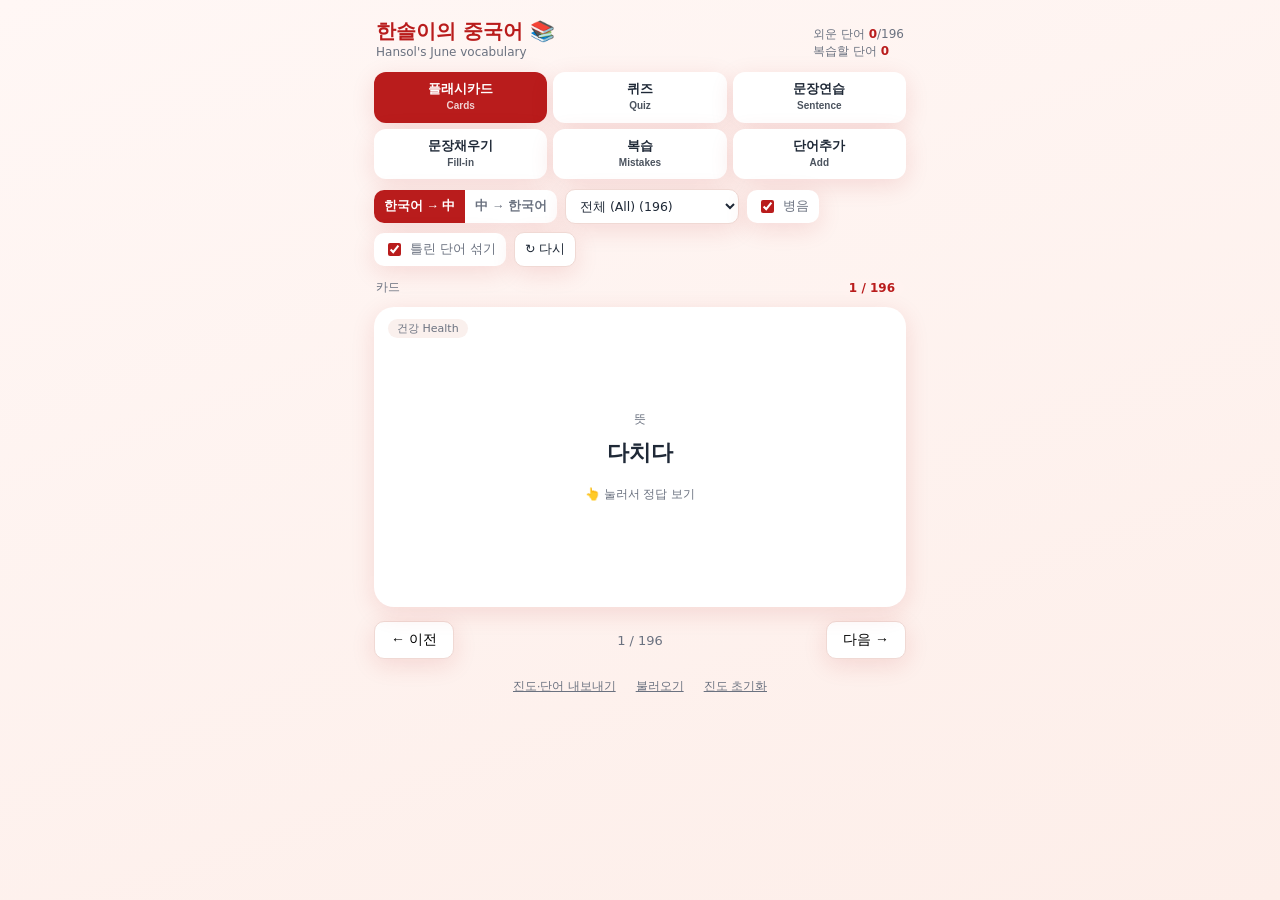
<file: index.html>
<!DOCTYPE html>
<html lang="ko">
<head>
<meta charset="utf-8">
<meta name="viewport" content="width=device-width, initial-scale=1, maximum-scale=1, user-scalable=no">
<meta name="theme-color" content="#b91c1c">
<title>한솔이의 중국어 · Hansol's Chinese</title>
<style>
  :root{
    --red:#b91c1c; --red2:#dc2626; --ink:#1f2937; --muted:#6b7280;
    --bg:#fff7f5; --card:#ffffff; --line:#f0d9d4; --good:#16a34a; --bad:#dc2626;
    --shadow:0 6px 24px rgba(185,28,28,.12);
  }
  *{box-sizing:border-box}
  html,body{margin:0;height:100%}
  body{
    font-family:-apple-system,"Noto Sans KR","Noto Sans SC","Segoe UI",system-ui,sans-serif;
    background:linear-gradient(160deg,#fff7f5,#fdeee9);color:var(--ink);
    -webkit-tap-highlight-color:transparent;
  }
  .wrap{max-width:560px;margin:0 auto;padding:14px 14px 40px;min-height:100%}
  header{display:flex;align-items:baseline;justify-content:space-between;gap:8px;margin:4px 2px 12px}
  header h1{font-size:20px;margin:0;color:var(--red)}
  header .sub{font-size:12px;color:var(--muted)}
  .stat{font-size:12px;color:var(--muted);white-space:nowrap}
  .stat b{color:var(--red)}

  .modes{display:grid;grid-template-columns:repeat(3,1fr);gap:6px;margin-bottom:10px}
  .modes button{padding:9px 4px;border:0;border-radius:12px;background:#fff;
    color:var(--ink);font-size:13px;font-weight:600;box-shadow:var(--shadow);cursor:pointer;line-height:1.25}
  .modes button.on{background:var(--red);color:#fff}
  .msub{font-size:10px;opacity:.8}

  .bar{display:flex;flex-wrap:wrap;gap:8px;align-items:center;margin-bottom:12px}
  .seg{display:inline-flex;background:#fff;border-radius:10px;box-shadow:var(--shadow);overflow:hidden}
  .seg button{border:0;background:transparent;padding:8px 10px;font-size:12.5px;font-weight:600;color:var(--muted);cursor:pointer}
  .seg button.on{background:var(--red);color:#fff}
  select,.btn{font-family:inherit;font-size:12.5px;padding:8px 10px;border-radius:10px;border:1px solid var(--line);
    background:#fff;color:var(--ink);box-shadow:var(--shadow);cursor:pointer}
  .toggle{display:inline-flex;align-items:center;gap:6px;font-size:12.5px;color:var(--muted);
    background:#fff;border-radius:10px;padding:7px 10px;box-shadow:var(--shadow);cursor:pointer;user-select:none}
  .toggle input{accent-color:var(--red)}

  .deckline{font-size:12px;color:var(--muted);margin:0 2px 10px;display:flex;justify-content:space-between}
  .deckline .pill{background:#fff3f0;color:var(--red);border-radius:999px;padding:2px 9px;font-weight:600}

  /* flashcard */
  .card{background:var(--card);border-radius:20px;box-shadow:var(--shadow);min-height:300px;
    display:flex;flex-direction:column;align-items:center;justify-content:center;text-align:center;
    padding:26px 20px;cursor:pointer;position:relative}
  .tag{position:absolute;top:12px;left:14px;font-size:11px;color:var(--muted);background:#faf0ed;padding:2px 9px;border-radius:999px}
  .rev{position:absolute;top:12px;right:14px;font-size:11px;color:#fff;background:var(--red2);padding:2px 9px;border-radius:999px}
  .hanzi{font-size:54px;line-height:1.1;font-weight:700;color:var(--ink)}
  .py{font-size:18px;color:var(--red);margin-top:8px;letter-spacing:.3px}
  .py.hide{visibility:hidden}
  .kr{font-size:22px;font-weight:600;color:var(--ink);padding:0 6px}
  .prompt-label{font-size:12px;color:var(--muted);margin-bottom:10px}
  .divider{width:46px;height:3px;background:var(--line);border-radius:3px;margin:16px 0}
  .sentence{font-size:18px;color:var(--ink);line-height:1.5}
  .sentence .py2{display:block;font-size:13px;color:var(--muted);margin-top:3px}
  .krline{font-size:13px;color:var(--muted);margin-top:8px}
  .hint{font-size:12px;color:var(--muted);margin-top:18px}
  .read-label{font-size:13px;color:var(--red);font-weight:600;margin-bottom:16px}
  mark.hl{background:#ffe08a;color:#7c2d12;border-radius:5px;padding:1px 4px;font-weight:700}
  .qkr{font-size:23px;font-weight:600;margin:8px 0}
  .cloze-sent{font-size:24px;line-height:1.6;margin:8px 0 6px}
  .cloze-sent .py2{display:block;font-size:13px;color:var(--muted);margin-top:4px}
  .blank{color:var(--red);font-weight:800;letter-spacing:1px;border-bottom:2px dashed var(--red);padding:0 6px}
  .options button.opt-sent{text-align:left;font-size:16px;line-height:1.4}

  .grade{display:flex;gap:10px;margin-top:14px}
  .grade button{flex:1;padding:14px;border:0;border-radius:14px;font-size:15px;font-weight:700;color:#fff;cursor:pointer;box-shadow:var(--shadow)}
  .grade .miss{background:var(--bad)}
  .grade .got{background:var(--good)}

  .nav{display:flex;justify-content:space-between;align-items:center;margin-top:14px;color:var(--muted);font-size:13px}
  .nav button{background:#fff;border:1px solid var(--line);border-radius:10px;padding:9px 16px;font-size:14px;cursor:pointer;box-shadow:var(--shadow)}

  /* quiz */
  .q{background:var(--card);border-radius:20px;box-shadow:var(--shadow);padding:24px 20px;text-align:center}
  .q .ask{font-size:13px;color:var(--muted)}
  .q .big{font-size:40px;font-weight:700;margin:8px 0 4px}
  .q .bigkr{font-size:24px;font-weight:600}
  .options{display:flex;flex-direction:column;gap:10px;margin-top:18px}
  .options button{padding:15px;border:1.5px solid var(--line);border-radius:14px;background:#fff;
    font-size:18px;cursor:pointer;text-align:center;transition:.12s;color:var(--ink)}
  .options button .o-py{display:block;font-size:12px;color:var(--muted);margin-top:2px}
  .options button.correct{background:#e9f9ee;border-color:var(--good);color:var(--good)}
  .options button.wrong{background:#fdeaea;border-color:var(--bad);color:var(--bad)}
  .options button:disabled{cursor:default}
  .score{display:flex;justify-content:space-between;margin-top:12px;font-size:13px;color:var(--muted)}

  /* add form / summary / empty */
  .panel{background:var(--card);border-radius:20px;box-shadow:var(--shadow);padding:22px 18px}
  .panel h2{margin:0 0 14px;font-size:17px;color:var(--red)}
  .field{margin-bottom:12px}
  .field label{display:block;font-size:12px;color:var(--muted);margin-bottom:5px}
  .field input,.field select{width:100%;padding:11px;border:1px solid var(--line);border-radius:10px;font-size:15px;font-family:inherit}
  .primary{width:100%;padding:14px;border:0;border-radius:12px;background:var(--red);color:#fff;font-size:15px;font-weight:700;cursor:pointer;margin-top:4px}
  .ghost{background:#fff;border:1px solid var(--line);color:var(--ink)}
  .big-emoji{font-size:46px;text-align:center}
  .center{text-align:center}
  .row{display:flex;gap:8px}
  .row>*{flex:1}
  .note{font-size:12px;color:var(--muted);line-height:1.5}
  .foot{margin-top:18px;display:flex;gap:8px;justify-content:center;flex-wrap:wrap}
  .foot button{font-size:12px;background:transparent;border:0;color:var(--muted);text-decoration:underline;cursor:pointer}
  .hidden{display:none!important}
</style>
</head>
<body>
<div class="wrap">
  <header>
    <div>
      <h1>한솔이의 중국어 📚</h1>
      <div class="sub">Hansol's June vocabulary</div>
    </div>
    <div class="stat" id="stat"></div>
  </header>

  <div class="modes">
    <button data-mode="flash" class="on">플래시카드<br><span class="msub">Cards</span></button>
    <button data-mode="quiz">퀴즈<br><span class="msub">Quiz</span></button>
    <button data-mode="sentence">문장연습<br><span class="msub">Sentence</span></button>
    <button data-mode="cloze">문장채우기<br><span class="msub">Fill-in</span></button>
    <button data-mode="review">복습<br><span class="msub">Mistakes</span></button>
    <button data-mode="add">단어추가<br><span class="msub">Add</span></button>
  </div>

  <div class="bar" id="controls">
    <div class="seg" id="dir">
      <button data-dir="kc" class="on">한국어 → 中</button>
      <button data-dir="ck">中 → 한국어</button>
    </div>
    <select id="theme"></select>
    <label class="toggle"><input type="checkbox" id="pinyin" checked> 병음</label>
    <label class="toggle"><input type="checkbox" id="mix" checked> 틀린 단어 섞기</label>
    <button class="btn" id="restart">↻ 다시</button>
  </div>

  <div class="deckline" id="deckline"></div>

  <div id="stage"></div>

  <div class="foot">
    <button id="exportBtn">진도·단어 내보내기</button>
    <button id="importBtn">불러오기</button>
    <input type="file" id="importFile" accept="application/json" class="hidden">
    <button id="resetBtn">진도 초기화</button>
  </div>
</div>

<script src="vocab.js"></script>
<script>
(function(){
  "use strict";
  var LS = {stats:"hansol.stats.v1", custom:"hansol.custom.v1", set:"hansol.set.v1"};
  var THEME_LABEL = {
    all:"전체 (All)", family:"가족 Family", clothing:"옷 Clothing", body:"몸 Body",
    weather:"날씨 Weather", health:"건강 Health", subjects:"과목 Subjects",
    facilities:"학교·장소 School", stationery:"문구 Stationery", sports:"운동 Sports",
    directions:"방향 Directions", places:"지명 Places", time:"시간 Time",
    grammar:"문법 Grammar", other:"기타 Misc"
  };

  // ---- storage helpers ----
  function load(k,d){ try{ return JSON.parse(localStorage.getItem(k)) || d; }catch(e){ return d; } }
  function save(k,v){ try{ localStorage.setItem(k, JSON.stringify(v)); }catch(e){} }
  var stats  = load(LS.stats, {});           // hanzi -> {box,right,wrong}
  var custom = load(LS.custom, []);          // user-added words
  custom.forEach(function(w){ if(!w.meaning) w.meaning=w.kr; }); // older adds had no gloss
  var settings = load(LS.set, {dir:"kc", theme:"all", pinyin:true, mix:true, mode:"flash"});

  function allWords(){ return window.VOCAB.concat(custom); }
  function st(h){ return stats[h] || (stats[h]={box:0,right:0,wrong:0}); }
  function isMistake(h){ var s=stats[h]; return s && s.wrong>0 && s.box<2; }
  function isKnown(h){ var s=stats[h]; return s && s.box>=4; }

  // ---- deck building (mixes due "mistake" words into new study) ----
  var deck=[], pos=0;
  function inTheme(w){ return settings.theme==="all" || w.theme===settings.theme; }

  // 문장연습 needs an example sentence; 문장채우기 also needs the word to sit
  // contiguously inside it (so we can blank it out — excludes 又…又… etc.)
  function clozeOk(w){ return !!w.cn_sentence && w.hanzi.indexOf("…")<0 && w.cn_sentence.indexOf(w.hanzi)>=0; }
  function eligibleFor(mode){
    if(mode==="sentence") return function(w){ return !!w.cn_sentence; };
    if(mode==="cloze") return clozeOk;
    return function(){ return true; };
  }

  function buildDeck(mode){
    var words = allWords();
    var elig = eligibleFor(mode);
    if(mode==="review"){
      deck = shuffle(words.filter(function(w){return isMistake(w.hanzi);}));
      pos=0; return;
    }
    var pool = words.filter(inTheme).filter(elig);
    var fresh = shuffle(pool.filter(function(w){return !isMistake(w.hanzi);}));
    if(!settings.mix){ deck=fresh; pos=0; return; }
    // interleave previously-missed words (from anywhere, still mode-eligible) every ~3rd card
    var review = shuffle(words.filter(function(w){return isMistake(w.hanzi);}).filter(elig));
    var out=[], ri=0;
    for(var i=0;i<fresh.length;i++){
      out.push(fresh[i]);
      if((i+1)%3===0 && ri<review.length) out.push(review[ri++]);
    }
    while(ri<review.length) out.push(review[ri++]); // any leftovers at the end
    deck = out.length?out:review; pos=0;
  }

  function shuffle(a){ a=a.slice(); for(var i=a.length-1;i>0;i--){var j=Math.floor(Math.random()*(i+1));var t=a[i];a[i]=a[j];a[j]=t;} return a; }

  // ---- grading ----
  function grade(h, ok){
    var s=st(h);
    if(ok){ s.right++; s.box=Math.min(5,s.box+1); }
    else  { s.wrong++; s.box=0; }
    save(LS.stats, stats);
    renderStat();
  }

  // ---- rendering ----
  var stage=document.getElementById("stage");
  var cardStep=0;  // 0 = prompt, 1 = answer + memory check, 2 = read word in sentence

  function render(){
    renderStat(); renderDeckline();
    var m=settings.mode;
    if(m==="add"){ renderAdd(); return; }
    if(deck.length===0){ renderEmpty(m); return; }
    if(pos>=deck.length){ renderSummary(); return; }
    if(m==="quiz") renderQuiz();
    else if(m==="sentence") renderSentenceQuiz();
    else if(m==="cloze") renderCloze();
    else renderCard(); // flash + review share the card UI
  }

  function renderStat(){
    var words=allWords();
    var known=words.filter(function(w){return isKnown(w.hanzi);}).length;
    var miss=words.filter(function(w){return isMistake(w.hanzi);}).length;
    document.getElementById("stat").innerHTML =
      "외운 단어 <b>"+known+"</b>/"+words.length+"<br>복습할 단어 <b>"+miss+"</b>";
  }
  function renderDeckline(){
    var d=document.getElementById("deckline");
    if(settings.mode==="add"){ d.innerHTML=""; return; }
    var n=deck.length, cur=Math.min(pos+1,n);
    var modeName = {quiz:"퀴즈",review:"복습",sentence:"문장연습",cloze:"문장채우기"}[settings.mode]||"카드";
    d.innerHTML = n?("<span>"+modeName+"</span><span class='pill'>"+cur+" / "+n+"</span>"):"";
  }

  function dir(){ return settings.dir; } // kc: KR->中(produce hanzi) ; ck: 中->KR(recognise)

  function renderCard(){
    var w=deck[pos];
    var py = settings.pinyin?"":"hide";
    var tag = "<span class='tag'>"+(THEME_LABEL[w.theme]||w.theme)+"</span>";
    var revtag = isMistake(w.hanzi)?"<span class='rev'>복습 ⟳</span>":"";

    // direction-specific prompt (shown first) and answer (revealed on tap)
    var promptHtml, answerHtml;
    var wordHtml = "<div class='hanzi' lang='zh-CN'>"+esc(w.hanzi)+"</div><div class='py "+py+"'>"+esc(w.pinyin)+"</div>";
    var meaningHtml = "<div class='prompt-label'>뜻</div><div class='kr'>"+esc(w.meaning)+"</div>";
    if(dir()==="ck"){            // 中 → 한국어 : prompt = hanzi, answer = Korean word
      promptHtml = wordHtml; answerHtml = meaningHtml;
    } else {                    // 한국어 → 中 : prompt = Korean word, answer = hanzi
      promptHtml = meaningHtml; answerHtml = wordHtml;
    }

    if(cardStep===0){                       // 1) prompt only
      stage.innerHTML =
        "<div class='card' id='card'>"+tag+revtag+promptHtml+
        "<div class='hint'>👆 눌러서 정답 보기</div></div>";
      document.getElementById("card").onclick=function(){ cardStep=1; render(); };

    } else if(cardStep===1){                // 2) answer + memory check
      stage.innerHTML =
        "<div class='card' id='card'>"+tag+revtag+answerHtml+
          "<div class='hint'>기억나셨나요?</div></div>"+
        "<div class='grade'><button class='miss'>아직이요</button><button class='got'>기억났어요</button></div>";
      var advance=function(ok){ grade(w.hanzi, ok); if(w.cn_sentence){ cardStep=2; render(); } else { next(); } };
      stage.querySelector(".miss").onclick=function(e){e.stopPropagation();advance(false);};
      stage.querySelector(".got").onclick =function(e){e.stopPropagation();advance(true);};
      document.getElementById("card").onclick=function(){ cardStep=0; render(); }; // tap to re-hide

    } else {                                // 3) read the word inside its sentence
      stage.innerHTML =
        "<div class='card read' id='card'>"+tag+
          "<div class='read-label'>문장 속에서 단어를 읽어보세요 🗣️</div>"+
          "<div class='sentence' lang='zh-CN'>"+highlightWord(w.cn_sentence, w.hanzi)+
            (w.cn_pinyin?"<span class='py2 "+py+"'>"+esc(w.cn_pinyin)+"</span>":"")+"</div>"+
          "<div class='krline'>"+esc(w.kr)+"</div>"+
        "</div>"+
        "<div class='grade'><button class='got'>다음 →</button></div>";
      stage.querySelector(".got").onclick=function(e){e.stopPropagation();next();};
    }
    addNav();
  }

  // highlight the target word (each part of grammar patterns like 又…又…) in a sentence
  function highlightWord(sentence, hanzi){
    var safe=esc(sentence);
    var parts=String(hanzi).split("…").filter(Boolean).filter(function(p,i,a){return a.indexOf(p)===i;});
    parts.forEach(function(p){ if(p && safe.indexOf(p)>=0) safe=safe.split(p).join("<mark class='hl'>"+p+"</mark>"); });
    return safe;
  }

  function renderQuiz(){
    var w=deck[pos];
    var ask, correct, optKey, withPy;
    if(dir()==="ck"){           // show hanzi, pick Korean meaning (word)
      ask="<div class='ask'>뜻이 뭘까요?</div><div class='big' lang='zh-CN'>"+esc(w.hanzi)+"</div>"+
          (settings.pinyin?"<div class='py'>"+esc(w.pinyin)+"</div>":"");
      optKey="meaning"; withPy=false;
    } else {                    // show Korean word, pick hanzi
      ask="<div class='ask'>중국어로?</div><div class='bigkr'>"+esc(w.meaning)+"</div>";
      optKey="hanzi"; withPy=true;
    }
    var opts=makeOptions(w, optKey);
    var html="<div class='q'>"+ask+"<div class='options'>";
    opts.forEach(function(o){
      var sub = (withPy && settings.pinyin)?"<span class='o-py'>"+esc(o.pinyin)+"</span>":"";
      html+="<button data-h='"+esc(o.hanzi)+"' lang='"+(optKey==='hanzi'?'zh-CN':'ko')+"'>"+esc(o[optKey])+sub+"</button>";
    });
    html+="</div><div class='score'><span>점수 <b>"+sessRight+"/"+sessSeen+"</b></span><span>복습 대상 "+
          allWords().filter(function(x){return isMistake(x.hanzi);}).length+"</span></div></div>";
    stage.innerHTML=html;
    var btns=stage.querySelectorAll(".options button");
    btns.forEach(function(b){
      b.onclick=function(){
        var ok=b.getAttribute("data-h")===w.hanzi;
        sessSeen++; if(ok) sessRight++;
        grade(w.hanzi, ok);
        btns.forEach(function(x){
          x.disabled=true;
          if(x.getAttribute("data-h")===w.hanzi) x.classList.add("correct");
          else if(x===b && !ok) x.classList.add("wrong");
        });
        setTimeout(next, ok?650:1300);
      };
    });
    addNav();
  }

  function makeOptions(w, key){ return optionsFrom(w, key, allWords()); }
  // sentence options must actually have the field we display
  function optionsFrom(w, key, words){
    var same=shuffle(words.filter(function(x){return x[key] && x.theme===w.theme && x.hanzi!==w.hanzi && x[key]!==w[key];}));
    var pick=same.slice(0,3);
    if(pick.length<3){
      var more=shuffle(words.filter(function(x){return x[key] && x.hanzi!==w.hanzi && x[key]!==w[key] && pick.indexOf(x)<0;}));
      pick=pick.concat(more.slice(0,3-pick.length));
    }
    return shuffle(pick.concat([w]));
  }

  // shared scoring + reveal for the multiple-choice modes (quiz / sentence / cloze)
  function wireChoices(w, onReveal){
    var btns=stage.querySelectorAll(".options button");
    btns.forEach(function(b){
      b.onclick=function(){
        var ok=b.getAttribute("data-h")===w.hanzi;
        sessSeen++; if(ok) sessRight++;
        grade(w.hanzi, ok);
        btns.forEach(function(x){ x.disabled=true;
          if(x.getAttribute("data-h")===w.hanzi) x.classList.add("correct");
          else if(x===b && !ok) x.classList.add("wrong"); });
        if(onReveal) onReveal(ok);
        setTimeout(next, ok?750:1400);
      };
    });
  }
  function scoreBar(){
    return "<div class='score'><span>점수 <b>"+sessRight+"/"+sessSeen+"</b></span><span>복습 대상 "+
      allWords().filter(function(x){return isMistake(x.hanzi);}).length+"</span></div>";
  }

  // 문장연습: see a sentence, pick the matching sentence in the other language
  function renderSentenceQuiz(){
    var w=deck[pos], ask, optKey, optLang, optPy;
    if(dir()==="ck"){   // show Chinese sentence → pick Korean
      ask="<div class='ask'>뜻에 맞는 한국어 문장은?</div><div class='sentence' lang='zh-CN'>"+esc(w.cn_sentence)+
          (settings.pinyin?"<span class='py2'>"+esc(w.cn_pinyin)+"</span>":"")+"</div>";
      optKey="kr"; optLang="ko"; optPy=false;
    } else {            // show Korean sentence → pick Chinese
      ask="<div class='ask'>알맞은 중국어 문장은?</div><div class='qkr'>"+esc(w.kr)+"</div>";
      optKey="cn_sentence"; optLang="zh-CN"; optPy=true;
    }
    var opts=optionsFrom(w, optKey, allWords().filter(function(x){return x.cn_sentence;}));
    var html="<div class='q'>"+ask+"<div class='options'>";
    opts.forEach(function(o){
      var sub=(optPy && settings.pinyin && o.cn_pinyin)?"<span class='o-py'>"+esc(o.cn_pinyin)+"</span>":"";
      html+="<button data-h='"+esc(o.hanzi)+"' class='opt-sent' lang='"+optLang+"'>"+esc(o[optKey])+sub+"</button>";
    });
    stage.innerHTML=html+"</div>"+scoreBar()+"</div>";
    wireChoices(w);
    addNav();
  }

  // 문장채우기: a sentence with the target word blanked — pick the right word
  function renderCloze(){
    var w=deck[pos];
    var blank="<span class='blank'>____</span>";
    var blanked=esc(w.cn_sentence).split(w.hanzi).join(blank);
    var html="<div class='q'>"+
      "<div class='ask'>빈칸에 들어갈 단어는?</div>"+
      "<div class='cloze-sent' lang='zh-CN'>"+blanked+"</div>"+
      "<div class='krline'>"+esc(w.kr)+"</div><div class='options'>";
    var opts=makeOptions(w,"hanzi");
    opts.forEach(function(o){
      var sub=settings.pinyin?"<span class='o-py'>"+esc(o.pinyin)+"</span>":"";
      html+="<button data-h='"+esc(o.hanzi)+"' lang='zh-CN'>"+esc(o.hanzi)+sub+"</button>";
    });
    stage.innerHTML=html+"</div>"+scoreBar()+"</div>";
    wireChoices(w, function(){
      var filled=esc(w.cn_sentence).split(w.hanzi).join("<mark class='hl'>"+esc(w.hanzi)+"</mark>");
      stage.querySelector(".cloze-sent").innerHTML=filled+(w.cn_pinyin?"<span class='py2'>"+esc(w.cn_pinyin)+"</span>":"");
    });
    addNav();
  }

  function addNav(){
    var nav=document.createElement("div"); nav.className="nav";
    nav.innerHTML="<button id='prev'>← 이전</button><span>"+(pos+1)+" / "+deck.length+"</span><button id='skip'>다음 →</button>";
    stage.appendChild(nav);
    nav.querySelector("#prev").onclick=function(){ if(pos>0){pos--;cardStep=0;render();} };
    nav.querySelector("#skip").onclick=function(){ next(); };
  }

  function next(){ pos++; cardStep=0; render(); }

  function renderSummary(){
    var miss=allWords().filter(function(w){return isMistake(w.hanzi);}).length;
    stage.innerHTML=
      "<div class='panel center'><div class='big-emoji'>🎉</div>"+
      "<h2>잘했어, 한솔! 끝!</h2>"+
      (sessSeen?"<p class='note'>이번 점수 <b>"+sessRight+" / "+sessSeen+"</b></p>":"")+
      "<p class='note'>아직 복습할 단어가 <b>"+miss+"</b>개 있어요."+(miss?" '복습'에서 다시 풀어봐요.":" 전부 맞았어요! 👏")+"</p>"+
      "<button class='primary' id='again'>다시 하기 ↻</button>"+
      (miss?"<button class='primary ghost' id='goReview' style='margin-top:8px'>틀린 단어 복습하기</button>":"")+
      "</div>";
    document.getElementById("again").onclick=function(){ startSession(settings.mode); };
    var gr=document.getElementById("goReview"); if(gr) gr.onclick=function(){ setMode("review"); };
  }

  function renderEmpty(m){
    var msg = m==="review"
      ? "복습할 단어가 없어요. 퀴즈를 풀다가 틀리면 여기에 모여요. 😊"
      : (m==="sentence"||m==="cloze")
      ? "이 주제엔 예문이 있는 단어가 없어요. 다른 주제를 골라보세요."
      : "이 주제에 단어가 없어요. 다른 주제를 골라보세요.";
    stage.innerHTML="<div class='panel center'><div class='big-emoji'>✨</div><p class='note'>"+msg+"</p></div>";
  }

  function renderAdd(){
    stage.innerHTML=
      "<div class='panel'><h2>새 단어 추가 ✏️</h2>"+
      field("hanzi","중국어 (汉字)","예: 苹果")+
      field("pinyin","병음 (pinyin)","예: píng guǒ")+
      field("meaning","한국어 뜻 (단어)","예: 사과")+
      field("kr","한국어 예문","예: 사과를 먹어요.")+
      field("cn_sentence","중국어 예문","예: 我吃苹果。")+
      field("cn_pinyin","예문 병음","예: Wǒ chī píng guǒ.")+
      "<div class='field'><label>주제 (theme)</label><select id='f_theme'>"+
        Object.keys(THEME_LABEL).filter(function(k){return k!=='all';})
          .map(function(k){return "<option value='"+k+"'>"+THEME_LABEL[k]+"</option>";}).join("")+
      "</select></div>"+
      "<button class='primary' id='addSave'>저장 💾</button>"+
      "<p class='note' id='addMsg' style='margin-top:12px'></p>"+
      "<div style='margin-top:16px'><p class='note'><b>내가 추가한 단어 ("+custom.length+")</b></p><div id='customList'></div></div>"+
      "</div>";
    document.getElementById("addSave").onclick=saveNew;
    renderCustomList();
  }
  function field(id,label,ph){
    return "<div class='field'><label>"+label+"</label><input id='f_"+id+"' placeholder='"+ph+"'></div>";
  }
  function val(id){ return (document.getElementById("f_"+id).value||"").trim(); }
  function saveNew(){
    var w={hanzi:val("hanzi"),pinyin:val("pinyin"),meaning:val("meaning"),kr:val("kr"),
           cn_sentence:val("cn_sentence"),cn_pinyin:val("cn_pinyin"),
           theme:document.getElementById("f_theme").value};
    var msg=document.getElementById("addMsg");
    if(!w.hanzi||!w.meaning){ msg.textContent="중국어와 한국어 뜻은 꼭 넣어주세요."; msg.style.color="#dc2626"; return; }
    if(!w.kr) w.kr=w.meaning;                 // example optional; fall back to the meaning
    if(allWords().some(function(x){return x.hanzi===w.hanzi;})){ msg.textContent="이미 있는 단어예요: "+w.hanzi; msg.style.color="#dc2626"; return; }
    w.id="c"+Date.now(); custom.push(w); save(LS.custom,custom);
    msg.textContent="추가됐어요! ✓ "+w.hanzi; msg.style.color="#16a34a";
    ["hanzi","pinyin","meaning","kr","cn_sentence","cn_pinyin"].forEach(function(i){document.getElementById("f_"+i).value="";});
    renderStat(); renderCustomList(); refreshThemes();
  }
  function renderCustomList(){
    var box=document.getElementById("customList"); if(!box) return;
    if(!custom.length){ box.innerHTML="<p class='note'>아직 없어요.</p>"; return; }
    box.innerHTML=custom.map(function(w,i){
      return "<div style='display:flex;justify-content:space-between;align-items:center;padding:7px 0;border-bottom:1px solid var(--line)'>"+
        "<span><b>"+esc(w.hanzi)+"</b> <span class='note'>"+esc(w.pinyin)+" · "+esc(w.meaning||w.kr)+"</span></span>"+
        "<button class='note' data-i='"+i+"' style='border:0;background:transparent;color:#dc2626;cursor:pointer'>삭제</button></div>";
    }).join("");
    box.querySelectorAll("button[data-i]").forEach(function(b){
      b.onclick=function(){ custom.splice(+b.getAttribute("data-i"),1); save(LS.custom,custom); renderAdd(); renderStat(); refreshThemes(); };
    });
  }

  function esc(s){ return String(s).replace(/[&<>"']/g,function(c){return {"&":"&amp;","<":"&lt;",">":"&gt;",'"':"&quot;","'":"&#39;"}[c];}); }

  // ---- session control ----
  var sessRight=0, sessSeen=0;
  function startSession(mode){ sessRight=0; sessSeen=0; cardStep=0; buildDeck(mode); render(); }
  function setMode(mode){
    settings.mode=mode; save(LS.set,settings);
    document.querySelectorAll(".modes button").forEach(function(b){ b.classList.toggle("on", b.getAttribute("data-mode")===mode); });
    document.getElementById("controls").classList.toggle("hidden", mode==="add");
    startSession(mode);
  }

  // ---- theme dropdown ----
  function refreshThemes(){
    var sel=document.getElementById("theme");
    var present={}; allWords().forEach(function(w){present[w.theme]=true;});
    var keys=["all"].concat(Object.keys(THEME_LABEL).filter(function(k){return k!=="all"&&present[k];}));
    sel.innerHTML=keys.map(function(k){
      var n = k==="all"?allWords().length:allWords().filter(function(w){return w.theme===k;}).length;
      return "<option value='"+k+"'>"+(THEME_LABEL[k]||k)+" ("+n+")</option>";
    }).join("");
    sel.value=settings.theme;
  }

  // ---- export / import (move progress + custom words between devices) ----
  document.getElementById("exportBtn").onclick=function(){
    var blob=new Blob([JSON.stringify({stats:stats,custom:custom,settings:settings},null,2)],{type:"application/json"});
    var a=document.createElement("a"); a.href=URL.createObjectURL(blob);
    a.download="hansol-chinese-progress.json"; a.click();
  };
  document.getElementById("importBtn").onclick=function(){ document.getElementById("importFile").click(); };
  document.getElementById("importFile").onchange=function(e){
    var f=e.target.files[0]; if(!f) return; var r=new FileReader();
    r.onload=function(){ try{
      var d=JSON.parse(r.result);
      if(d.stats) stats=d.stats; if(d.custom) custom=d.custom; if(d.settings) Object.assign(settings,d.settings);
      save(LS.stats,stats); save(LS.custom,custom); save(LS.set,settings);
      refreshThemes(); syncControls(); startSession(settings.mode);
      alert("불러왔어요! ✓");
    }catch(err){ alert("파일을 읽을 수 없어요."); } };
    r.readAsText(f); e.target.value="";
  };
  document.getElementById("resetBtn").onclick=function(){
    if(confirm("진도(외운 단어·틀린 단어 기록)를 모두 지울까요? 추가한 단어는 그대로 둡니다.")){
      stats={}; save(LS.stats,stats); startSession(settings.mode);
    }
  };

  // ---- wire controls ----
  function syncControls(){
    document.querySelectorAll("#dir button").forEach(function(b){ b.classList.toggle("on", b.getAttribute("data-dir")===settings.dir); });
    document.getElementById("pinyin").checked=settings.pinyin;
    document.getElementById("mix").checked=settings.mix;
    document.getElementById("theme").value=settings.theme;
    document.querySelectorAll(".modes button").forEach(function(b){ b.classList.toggle("on", b.getAttribute("data-mode")===settings.mode); });
    document.getElementById("controls").classList.toggle("hidden", settings.mode==="add");
  }
  document.querySelectorAll(".modes button").forEach(function(b){
    b.onclick=function(){ setMode(b.getAttribute("data-mode")); };
  });
  document.querySelectorAll("#dir button").forEach(function(b){
    b.onclick=function(){
      settings.dir=b.getAttribute("data-dir"); save(LS.set,settings);
      document.querySelectorAll("#dir button").forEach(function(x){x.classList.toggle("on",x===b);});
      cardStep=0; render();
    };
  });
  document.getElementById("theme").onchange=function(e){ settings.theme=e.target.value; save(LS.set,settings); startSession(settings.mode); };
  document.getElementById("pinyin").onchange=function(e){ settings.pinyin=e.target.checked; save(LS.set,settings); render(); };
  document.getElementById("mix").onchange=function(e){ settings.mix=e.target.checked; save(LS.set,settings); startSession(settings.mode); };
  document.getElementById("restart").onclick=function(){ startSession(settings.mode); };

  // ---- boot ----
  if(!window.VOCAB){ stage.innerHTML="<div class='panel center'>vocab.js 를 불러오지 못했어요.</div>"; return; }
  refreshThemes(); syncControls(); startSession(settings.mode);
})();
</script>
</body>
</html>
</file>
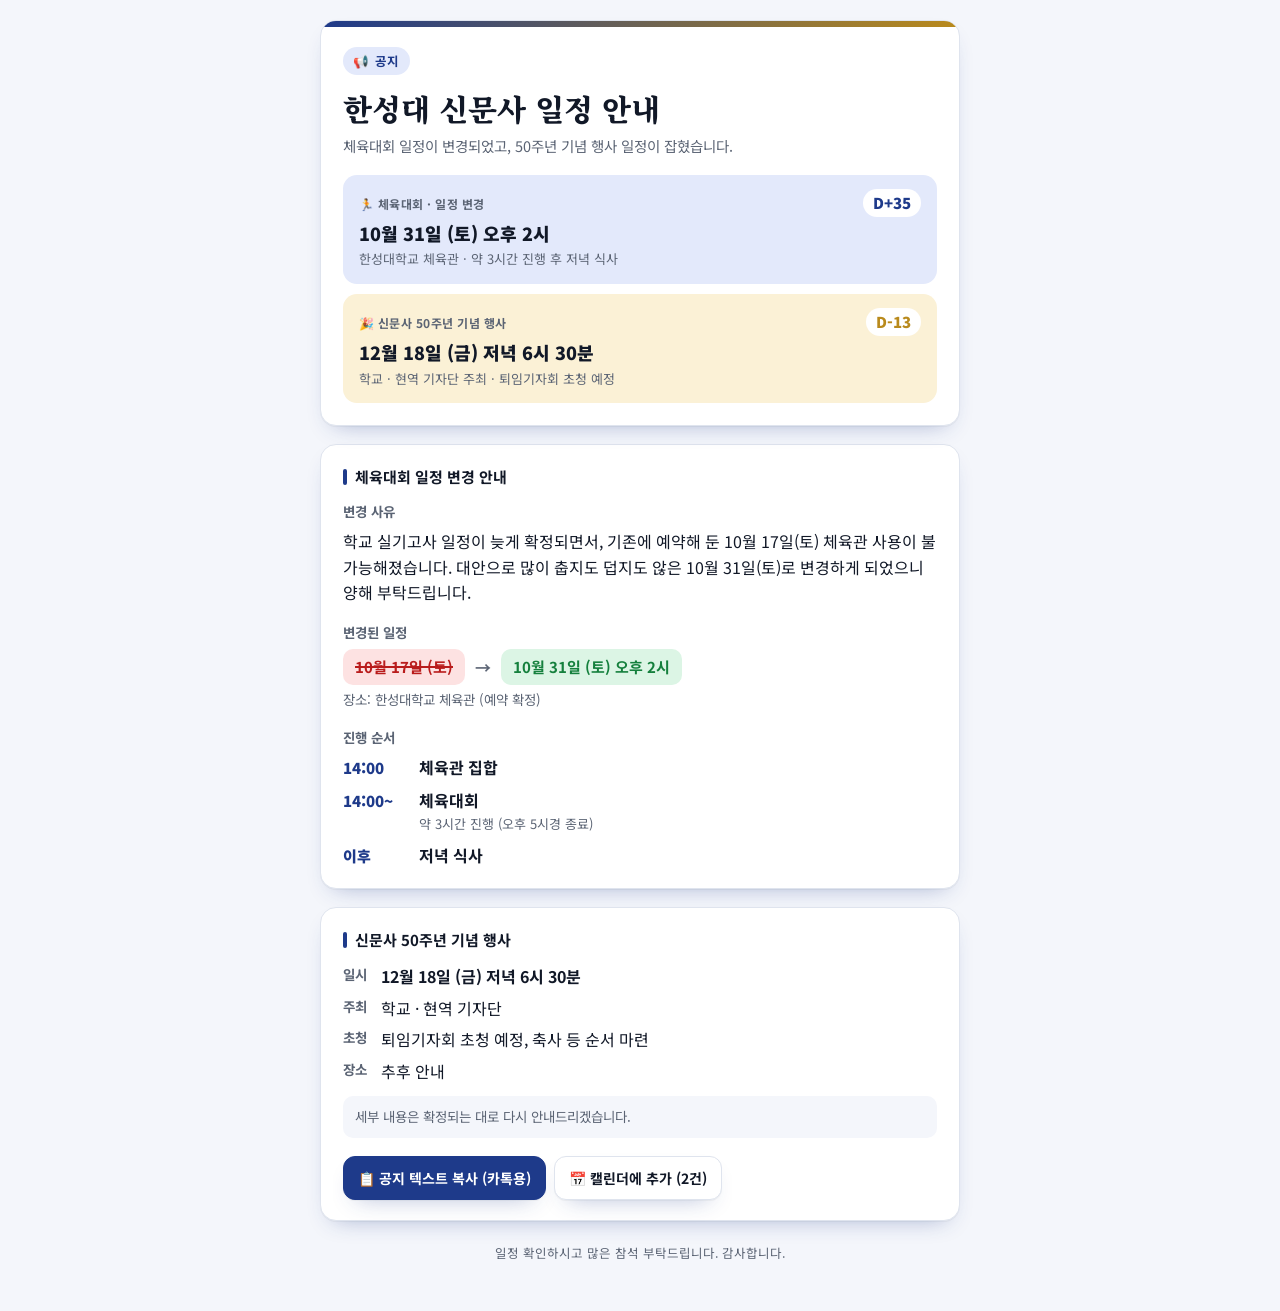
<file: hansung/index.html>
<!doctype html>
<html lang="ko">
<head>
<meta charset="utf-8">
<meta name="viewport" content="width=device-width, initial-scale=1, viewport-fit=cover">
<meta name="description" content="한성대 신문사 일정 안내 — 체육대회 2026년 10월 31일(토) 오후 2시 한성대학교 체육관, 50주년 기념 행사 12월 18일(금) 저녁 6시 30분">
<meta name="theme-color" content="#1e3a8a" media="(prefers-color-scheme: light)">
<meta name="theme-color" content="#0b1220" media="(prefers-color-scheme: dark)">
<link rel="icon" href="data:image/svg+xml,%3Csvg xmlns='http://www.w3.org/2000/svg' viewBox='0 0 100 100'%3E%3Ctext y='.9em' font-size='90'%3E%F0%9F%93%A2%3C/text%3E%3C/svg%3E">
<title>한성대 신문사 일정 안내</title>
<link rel="preconnect" href="https://fonts.googleapis.com">
<link rel="preconnect" href="https://fonts.gstatic.com" crossorigin>
<link rel="stylesheet" href="https://fonts.googleapis.com/css2?family=Noto+Sans+KR:wght@400;500;700;900&family=Noto+Serif+KR:wght@700;900&display=swap">
<style>
  :root{
    color-scheme:light dark;
    --bg:#f4f6fb; --card:#ffffff; --ink:#111827; --muted:#5b6474; --line:#dfe4ee;
    --navy:#1e3a8a; --navy-soft:#e3e9fb; --gold:#b98a1c; --gold-soft:#fbf1d6;
    --green:#15803d; --green-soft:#dcf5e5; --red:#b91c1c; --red-soft:#fde2e2;
    --shadow:0 1px 0 rgba(17,24,39,.04),0 10px 24px -14px rgba(30,58,138,.45);
    --r:16px;
  }
  @media (prefers-color-scheme:dark){
    :root:not([data-theme="light"]){
      --bg:#0b1220; --card:#131c2e; --ink:#e8edf7; --muted:#9aa6bd; --line:#26324a;
      --navy:#8fb0ff; --navy-soft:#1b2a4d; --gold:#e6c364; --gold-soft:#3a2f12;
      --green:#5fd08a; --green-soft:#123222; --red:#ff8c8c; --red-soft:#3d1a1a;
      --shadow:0 10px 24px -14px rgba(0,0,0,.8);
    }
  }
  :root[data-theme="dark"]{
    --bg:#0b1220; --card:#131c2e; --ink:#e8edf7; --muted:#9aa6bd; --line:#26324a;
    --navy:#8fb0ff; --navy-soft:#1b2a4d; --gold:#e6c364; --gold-soft:#3a2f12;
    --green:#5fd08a; --green-soft:#123222; --red:#ff8c8c; --red-soft:#3d1a1a;
    --shadow:0 10px 24px -14px rgba(0,0,0,.8);
  }
  *{box-sizing:border-box}
  html,body{margin:0}
  body{
    background:var(--bg); color:var(--ink);
    font-family:"Noto Sans KR",-apple-system,"Apple SD Gothic Neo","Malgun Gothic",system-ui,sans-serif;
    line-height:1.6; -webkit-font-smoothing:antialiased;
    padding:0 16px; padding-block:20px 48px;
  }
  .wrap{max-width:640px;margin:0 auto}

  .hero{
    background:var(--card); border:1px solid var(--line); border-radius:var(--r);
    box-shadow:var(--shadow); padding:26px 22px 22px; position:relative; overflow:hidden;
  }
  .hero::before{content:"";position:absolute;inset:0 0 auto 0;height:6px;background:linear-gradient(90deg,var(--navy),var(--gold))}
  .kicker{display:inline-flex;align-items:center;gap:6px;font-size:12.5px;font-weight:700;letter-spacing:.06em;
    color:var(--navy);background:var(--navy-soft);padding:4px 10px;border-radius:999px}
  h1{font-family:"Noto Serif KR","Noto Sans KR",serif;font-weight:900;font-size:clamp(22px,5.6vw,30px);line-height:1.3;margin:14px 0 6px}
  .lead{margin:0;color:var(--muted);font-size:14.5px}

  .events{display:grid;gap:10px;margin-top:18px}
  .ev{border-radius:14px;padding:14px 16px;display:grid;grid-template-columns:1fr auto;gap:4px 12px;align-items:center}
  .ev.sports{background:var(--navy-soft)}
  .ev.anniv{background:var(--gold-soft)}
  .ev .k{font-size:12px;font-weight:700;letter-spacing:.04em;color:var(--muted)}
  .ev .v{grid-column:1/-1;font-size:18px;font-weight:900;line-height:1.35}
  .ev .s{grid-column:1/-1;font-size:13px;color:var(--muted)}
  .ev .dd{white-space:nowrap;font-size:15px;font-weight:900;font-variant-numeric:tabular-nums;
    background:var(--card);padding:2px 10px;border-radius:999px}
  .sports .dd{color:var(--navy)} .anniv .dd{color:var(--gold)}
  .sports .k::before{content:"🏃 "} .anniv .k::before{content:"🎉 "}

  section{margin-top:18px;background:var(--card);border:1px solid var(--line);border-radius:var(--r);box-shadow:var(--shadow);padding:20px 22px}
  h2{font-size:15px;font-weight:700;margin:0 0 12px;display:flex;align-items:center;gap:8px}
  h2::before{content:"";width:4px;height:16px;border-radius:2px;background:var(--navy)}
  h3{font-size:13.5px;font-weight:700;color:var(--muted);margin:16px 0 6px}
  h3:first-of-type{margin-top:0}
  p{margin:0}

  .change{display:flex;align-items:center;gap:10px;flex-wrap:wrap;margin:6px 0 4px}
  .date{padding:6px 12px;border-radius:10px;font-weight:700;font-size:15px}
  .date.old{background:var(--red-soft);color:var(--red);text-decoration:line-through;text-decoration-thickness:2px}
  .date.new{background:var(--green-soft);color:var(--green)}
  .arrow{color:var(--muted);font-weight:700}

  .steps{list-style:none;margin:0;padding:0;display:grid;gap:8px}
  .steps li{display:grid;grid-template-columns:64px 1fr;gap:12px;align-items:baseline}
  .steps .time{font-weight:900;color:var(--navy);font-variant-numeric:tabular-nums;font-size:15px}
  .steps .what{font-weight:700}
  .steps .sub{display:block;font-weight:400;font-size:13px;color:var(--muted)}

  dl{margin:0;display:grid;grid-template-columns:auto 1fr;gap:6px 14px}
  dt{font-weight:700;color:var(--muted);font-size:13.5px;white-space:nowrap}
  dd{margin:0}
  .note{margin-top:12px;font-size:13.5px;color:var(--muted);background:var(--bg);border-radius:10px;padding:10px 12px}

  .actions{display:flex;flex-wrap:wrap;gap:8px;margin-top:18px}
  button{font:inherit;font-weight:700;font-size:14px;border:1px solid var(--line);background:var(--card);color:var(--ink);
    padding:10px 14px;border-radius:12px;cursor:pointer;box-shadow:var(--shadow)}
  button.primary{background:#1e3a8a;border-color:#1e3a8a;color:#fff}
  @media (prefers-color-scheme:dark){ :root:not([data-theme="light"]) button.primary{background:#2f55b8;border-color:#2f55b8} }
  :root[data-theme="dark"] button.primary{background:#2f55b8;border-color:#2f55b8}
  .toast{position:fixed;left:50%;bottom:24px;transform:translateX(-50%);background:var(--ink);color:var(--bg);
    padding:9px 16px;border-radius:999px;font-size:13.5px;opacity:0;transition:opacity .2s;pointer-events:none}
  .toast.show{opacity:1}
  footer{margin-top:22px;text-align:center;font-size:12.5px;color:var(--muted)}
</style>
</head>
<body>
<div class="wrap">

  <header class="hero">
    <span class="kicker">📢 공지</span>
    <h1>한성대 신문사 일정 안내</h1>
    <p class="lead">체육대회 일정이 변경되었고, 50주년 기념 행사 일정이 잡혔습니다.</p>

    <div class="events">
      <div class="ev sports">
        <div class="k">체육대회 · 일정 변경</div>
        <div class="dd" data-date="2026-10-31">D-</div>
        <div class="v">10월 31일 (토) 오후 2시</div>
        <div class="s">한성대학교 체육관 · 약 3시간 진행 후 저녁 식사</div>
      </div>
      <div class="ev anniv">
        <div class="k">신문사 50주년 기념 행사</div>
        <div class="dd" data-date="2026-12-18">D-</div>
        <div class="v">12월 18일 (금) 저녁 6시 30분</div>
        <div class="s">학교 · 현역 기자단 주최 · 퇴임기자회 초청 예정</div>
      </div>
    </div>
  </header>

  <section>
    <h2>체육대회 일정 변경 안내</h2>

    <h3>변경 사유</h3>
    <p>학교 실기고사 일정이 늦게 확정되면서, 기존에 예약해 둔 10월 17일(토) 체육관 사용이 불가능해졌습니다.
    대안으로 많이 춥지도 덥지도 않은 10월 31일(토)로 변경하게 되었으니 양해 부탁드립니다.</p>

    <h3>변경된 일정</h3>
    <div class="change">
      <span class="date old">10월 17일 (토)</span>
      <span class="arrow">→</span>
      <span class="date new">10월 31일 (토) 오후 2시</span>
    </div>
    <p style="font-size:13.5px;color:var(--muted)">장소: 한성대학교 체육관 (예약 확정)</p>

    <h3>진행 순서</h3>
    <ol class="steps">
      <li><span class="time">14:00</span><span class="what">체육관 집합</span></li>
      <li><span class="time">14:00~</span><span class="what">체육대회 <span class="sub">약 3시간 진행 (오후 5시경 종료)</span></span></li>
      <li><span class="time">이후</span><span class="what">저녁 식사</span></li>
    </ol>
  </section>

  <section>
    <h2>신문사 50주년 기념 행사</h2>
    <dl>
      <dt>일시</dt><dd><b>12월 18일 (금) 저녁 6시 30분</b></dd>
      <dt>주최</dt><dd>학교 · 현역 기자단</dd>
      <dt>초청</dt><dd>퇴임기자회 초청 예정, 축사 등 순서 마련</dd>
      <dt>장소</dt><dd>추후 안내</dd>
    </dl>
    <div class="note">세부 내용은 확정되는 대로 다시 안내드리겠습니다.</div>
    <div class="actions">
      <button class="primary" id="copy">📋 공지 텍스트 복사 (카톡용)</button>
      <button id="cal">📅 캘린더에 추가 (2건)</button>
    </div>
  </section>

  <footer>일정 확인하시고 많은 참석 부탁드립니다. 감사합니다.</footer>
</div>
<div class="toast" id="toast"></div>

<script>
  const NOTICE = `📢 [공지] 체육대회 일정 변경 안내 (10/17 → 10/31)

안녕하세요.
체육대회 일정이 부득이하게 변경되어 안내드립니다.

■ 변경 사유
학교 실기고사 일정이 늦게 확정되면서, 기존에 예약해 둔 10월 17일(토) 체육관 사용이 불가능해졌습니다.
대안으로 많이 춥지도 덥지도 않은 10월 31일(토)로 변경하게 되었으니 양해 부탁드립니다.

■ 변경된 일정
· 일시: 10월 31일 (토) 오후 2시
· 장소: 한성대학교 체육관 (예약 확정)
· 진행: 체육대회 약 3시간 (오후 2시~5시) 후 저녁 식사

■ 함께 안내드립니다 — 신문사 50주년 기념 행사
· 일시: 12월 18일 (금) 저녁 6시 30분
· 주최: 학교 · 현역 기자단
· 퇴임기자회도 초청될 예정이며, 축사 등 순서가 마련될 예정입니다.
· 세부 내용은 확정되는 대로 다시 안내드리겠습니다.

일정 확인하시고 많은 참석 부탁드립니다. 감사합니다.`;

  // D-day (Asia/Seoul 기준)
  (function(){
    const fmt = new Intl.DateTimeFormat('en-CA',{timeZone:'Asia/Seoul',year:'numeric',month:'2-digit',day:'2-digit'});
    const today = new Date(fmt.format(new Date())+'T00:00:00Z');
    document.querySelectorAll('.dd[data-date]').forEach(el=>{
      const diff = Math.round((new Date(el.dataset.date+'T00:00:00Z')-today)/86400000);
      el.textContent = diff>0 ? 'D-'+diff : diff===0 ? 'D-Day' : 'D+'+(-diff);
    });
  })();

  function toast(msg){
    const t=document.getElementById('toast'); t.textContent=msg; t.classList.add('show');
    clearTimeout(t._h); t._h=setTimeout(()=>t.classList.remove('show'),1800);
  }
  document.getElementById('copy').addEventListener('click', async ()=>{
    try{ await navigator.clipboard.writeText(NOTICE); toast('공지 텍스트를 복사했어요'); }
    catch(e){
      const ta=document.createElement('textarea'); ta.value=NOTICE; document.body.appendChild(ta);
      ta.select(); try{ document.execCommand('copy'); toast('공지 텍스트를 복사했어요'); }catch(_){ toast('복사에 실패했어요'); }
      ta.remove();
    }
  });
  document.getElementById('cal').addEventListener('click', ()=>{
    const stamp = new Date().toISOString().replace(/[-:]/g,'').replace(/\.\d+Z$/,'Z');
    const ics = [
      'BEGIN:VCALENDAR','VERSION:2.0','PRODID:-//hansung-newspaper//KO',
      'BEGIN:VEVENT',
      'UID:hansung-newspaper-sports-20261031@stanley-choi.github.io','DTSTAMP:'+stamp,
      'DTSTART;TZID=Asia/Seoul:20261031T140000','DTEND;TZID=Asia/Seoul:20261031T170000',
      'SUMMARY:한성대 신문사 체육대회','LOCATION:한성대학교 체육관',
      'DESCRIPTION:오후 2시 집합\\, 약 3시간 진행 후 저녁 식사. (10/17에서 변경)',
      'END:VEVENT',
      'BEGIN:VEVENT',
      'UID:hansung-newspaper-50th-20261218@stanley-choi.github.io','DTSTAMP:'+stamp,
      'DTSTART;TZID=Asia/Seoul:20261218T183000','DTEND;TZID=Asia/Seoul:20261218T203000',
      'SUMMARY:한성대 신문사 50주년 기념 행사',
      'DESCRIPTION:학교·현역 기자단 주최. 퇴임기자회 초청\\, 축사 등 진행 예정. 장소는 추후 안내.',
      'END:VEVENT',
      'END:VCALENDAR'].join('\r\n');
    const url = URL.createObjectURL(new Blob([ics],{type:'text/calendar;charset=utf-8'}));
    const a=document.createElement('a'); a.href=url; a.download='hansung-newspaper-events.ics'; document.body.appendChild(a); a.click(); a.remove();
    setTimeout(()=>URL.revokeObjectURL(url),1000);
  });
</script>
</body>
</html>
</file>
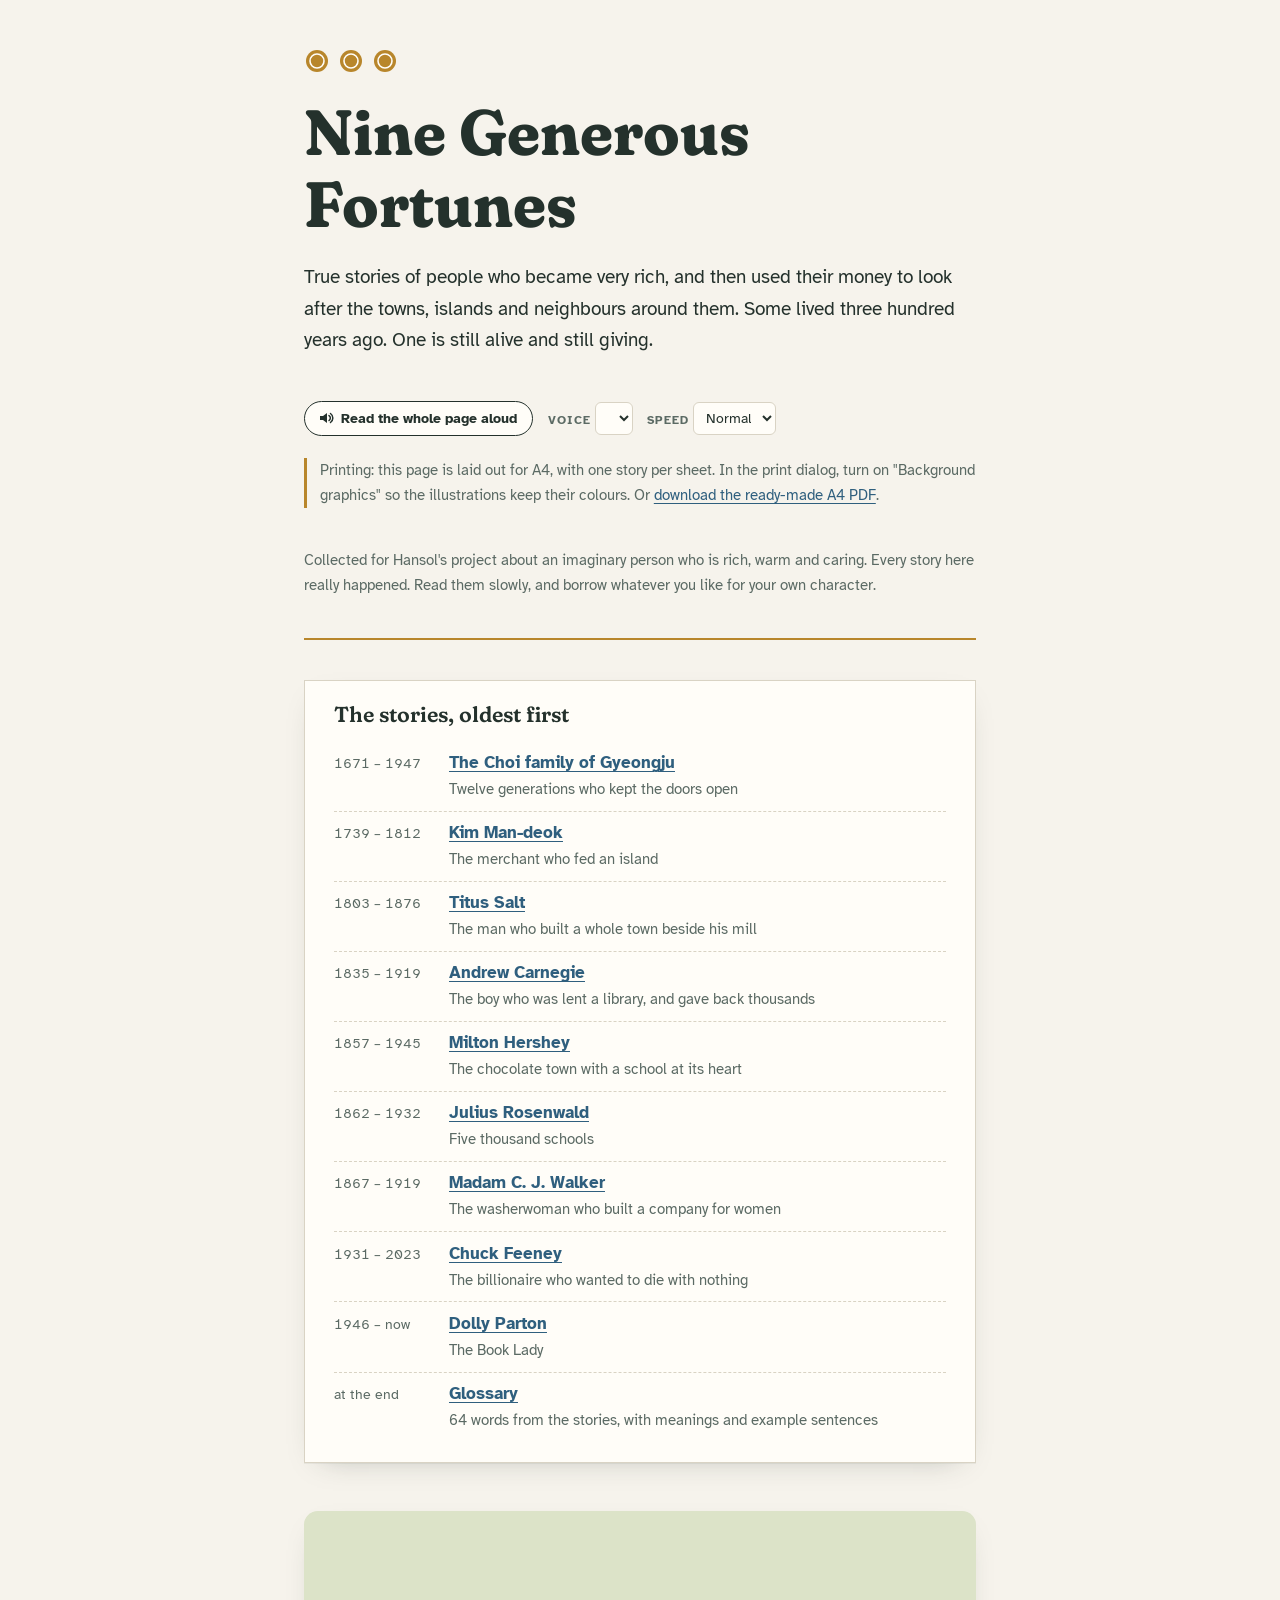
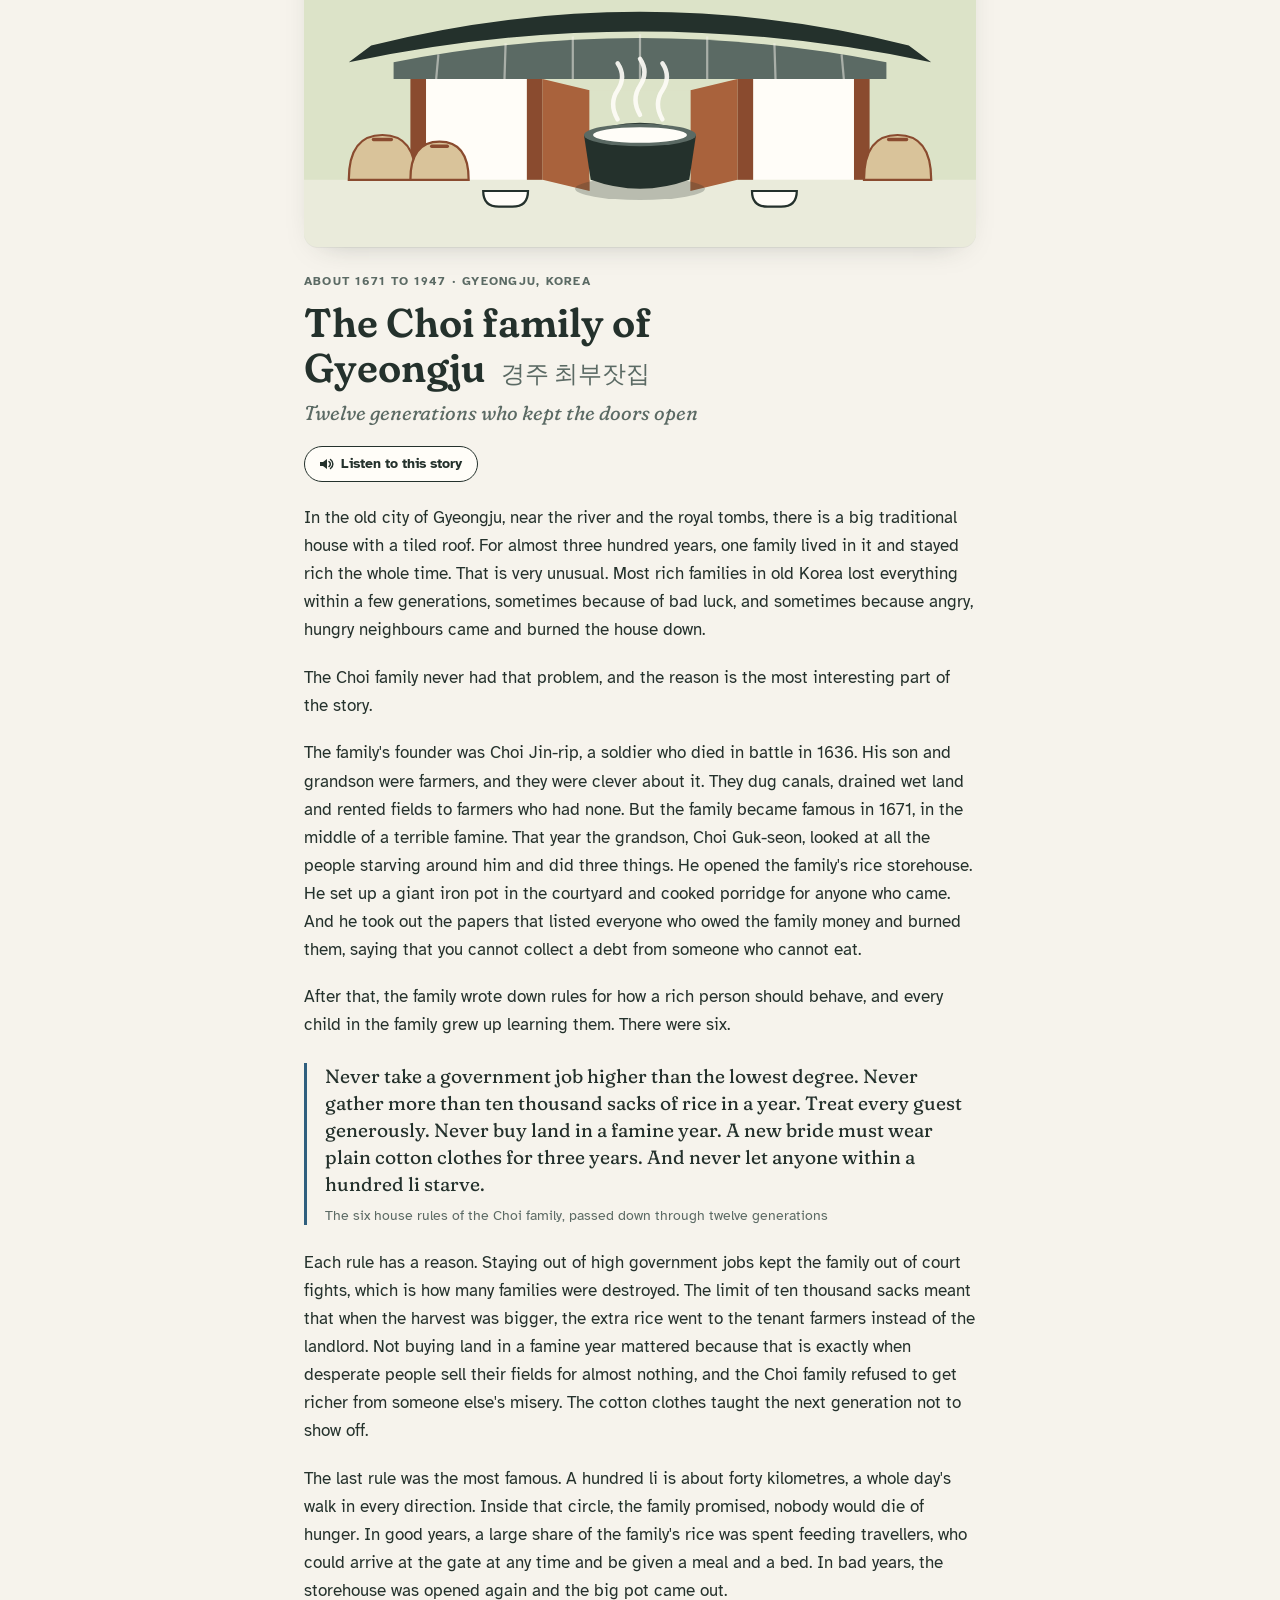
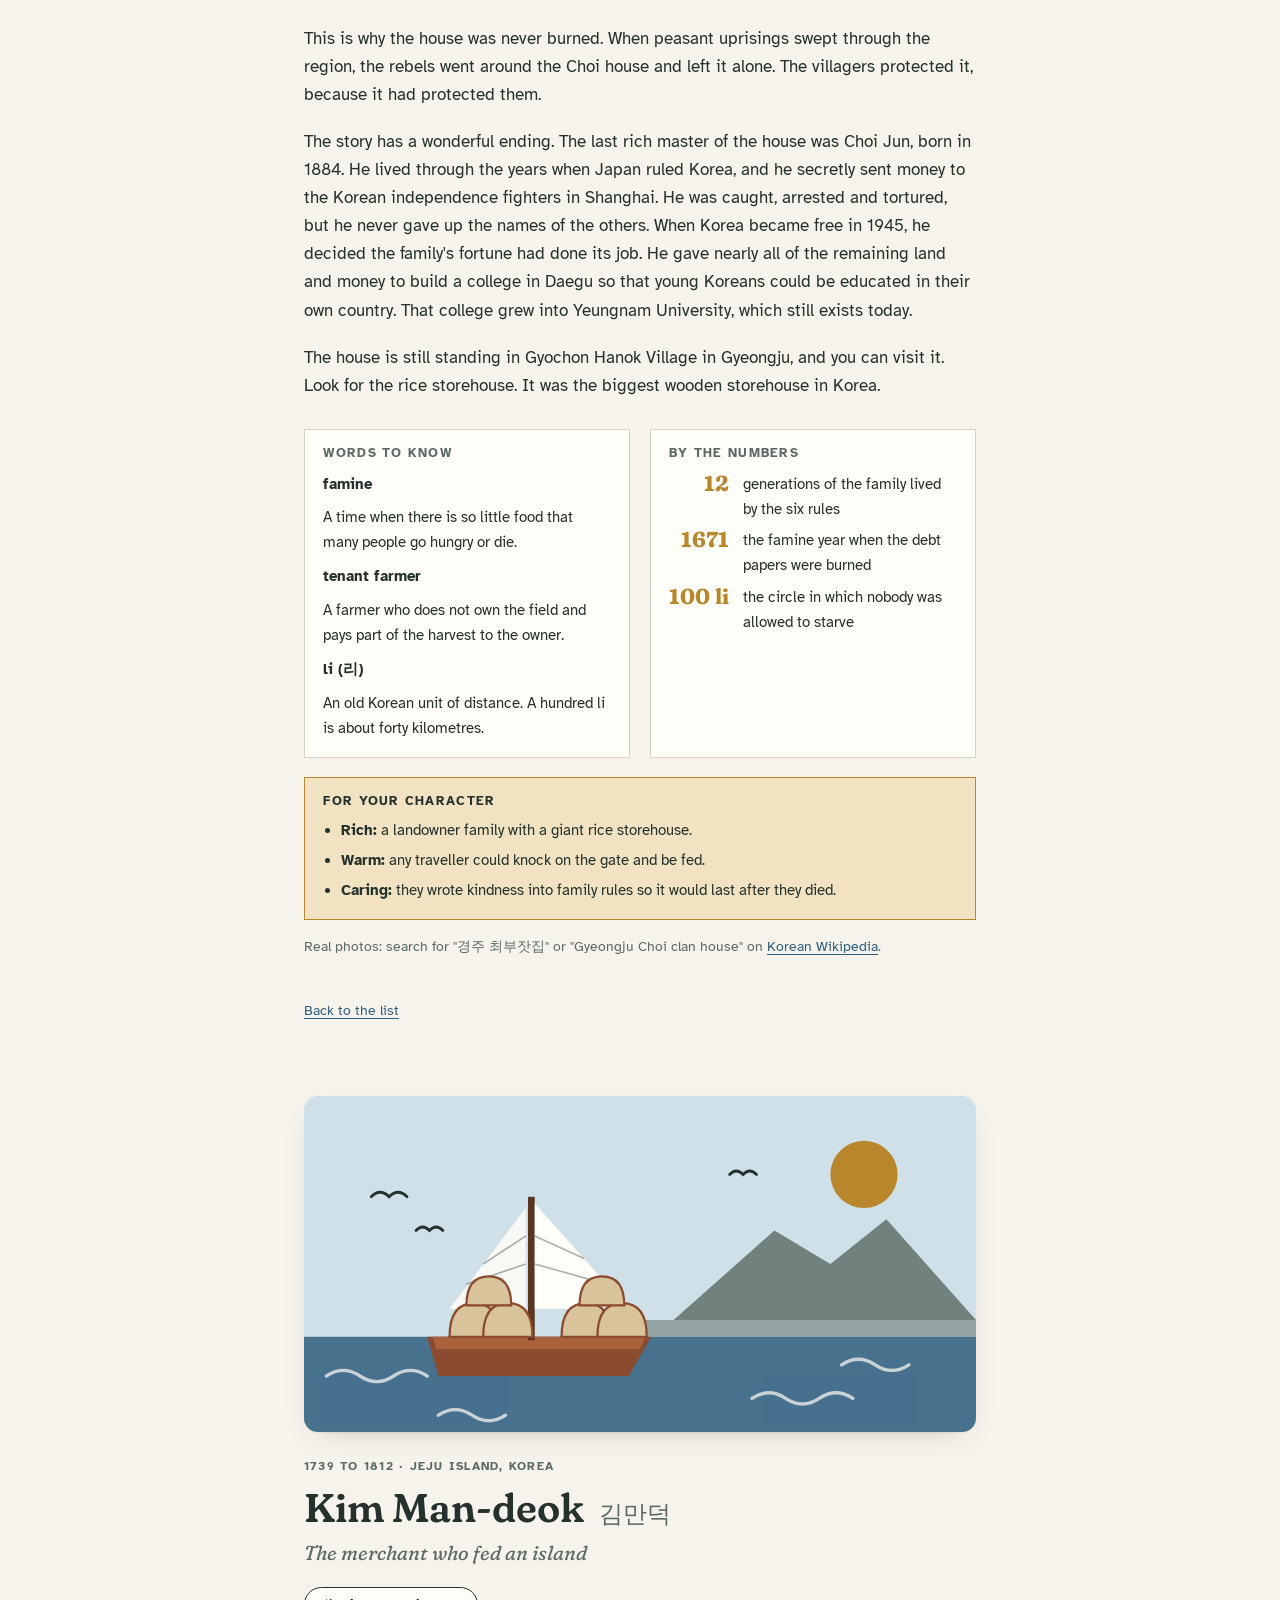
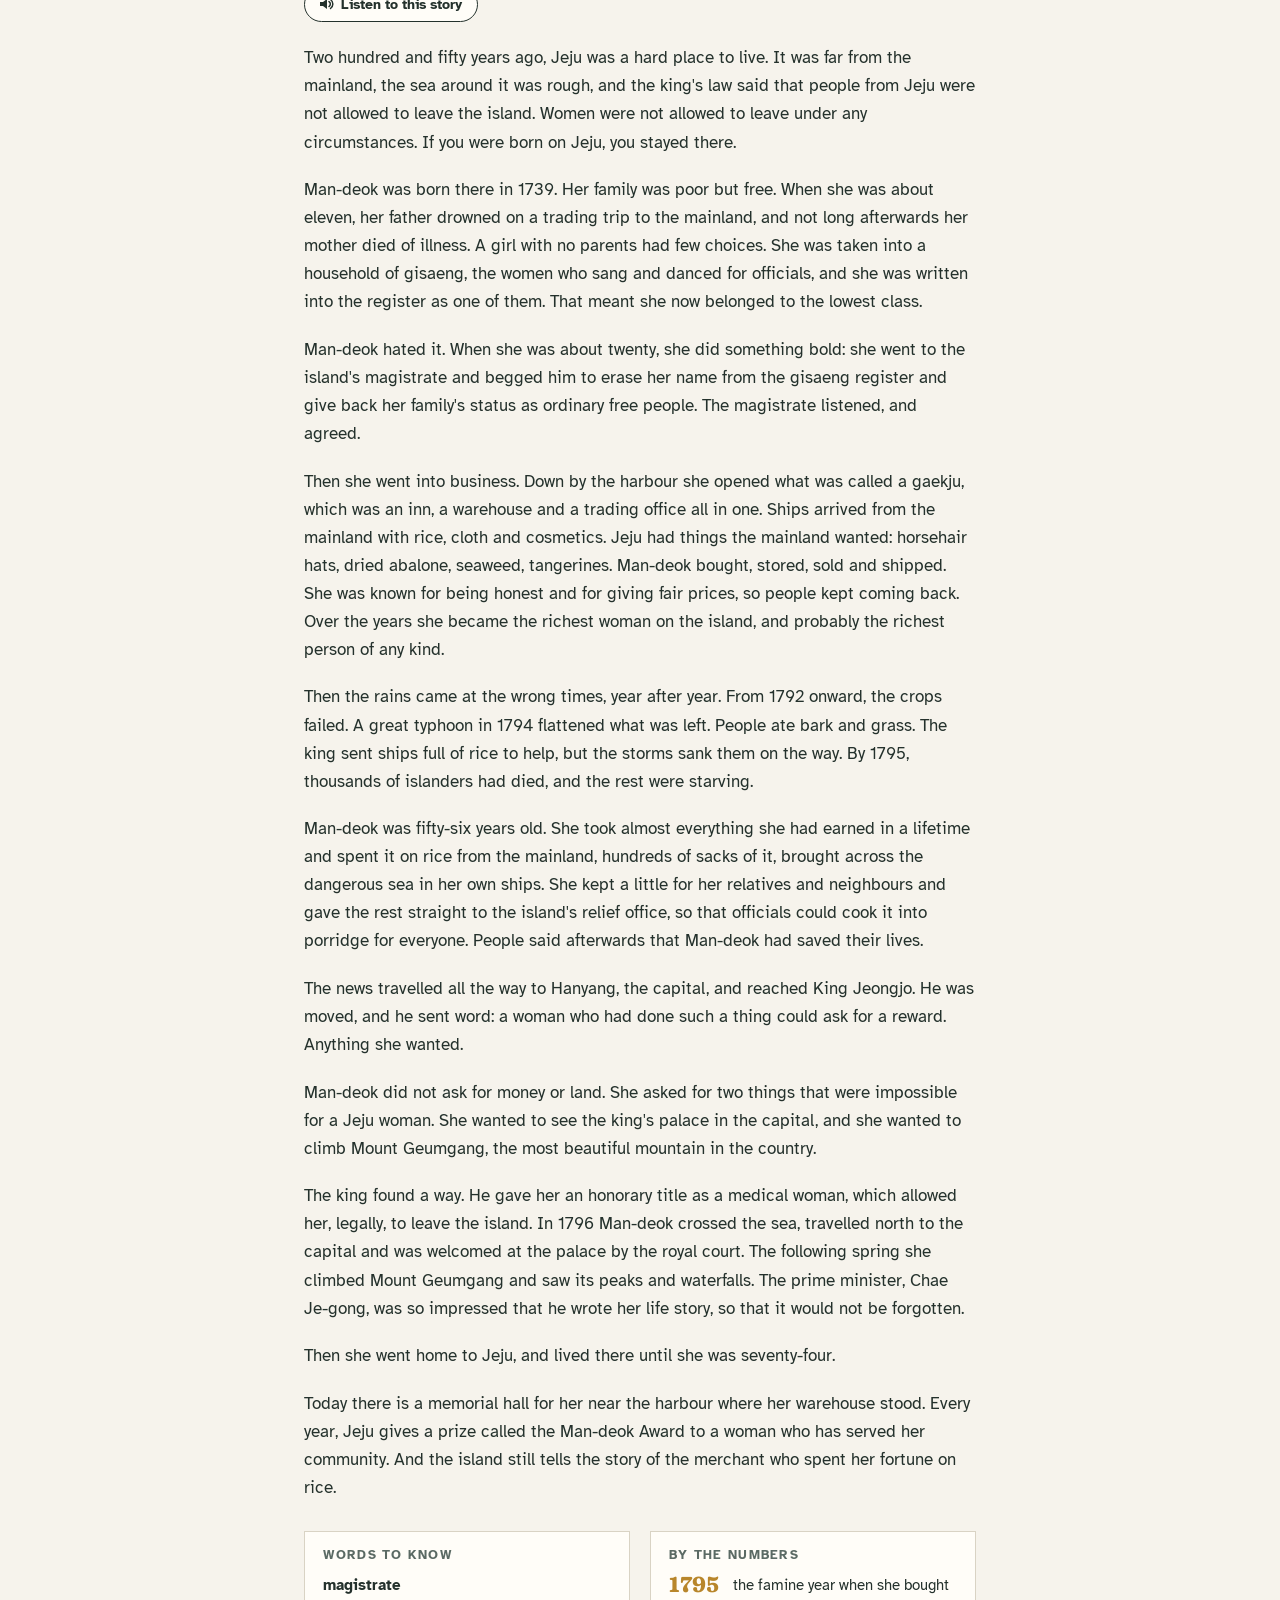
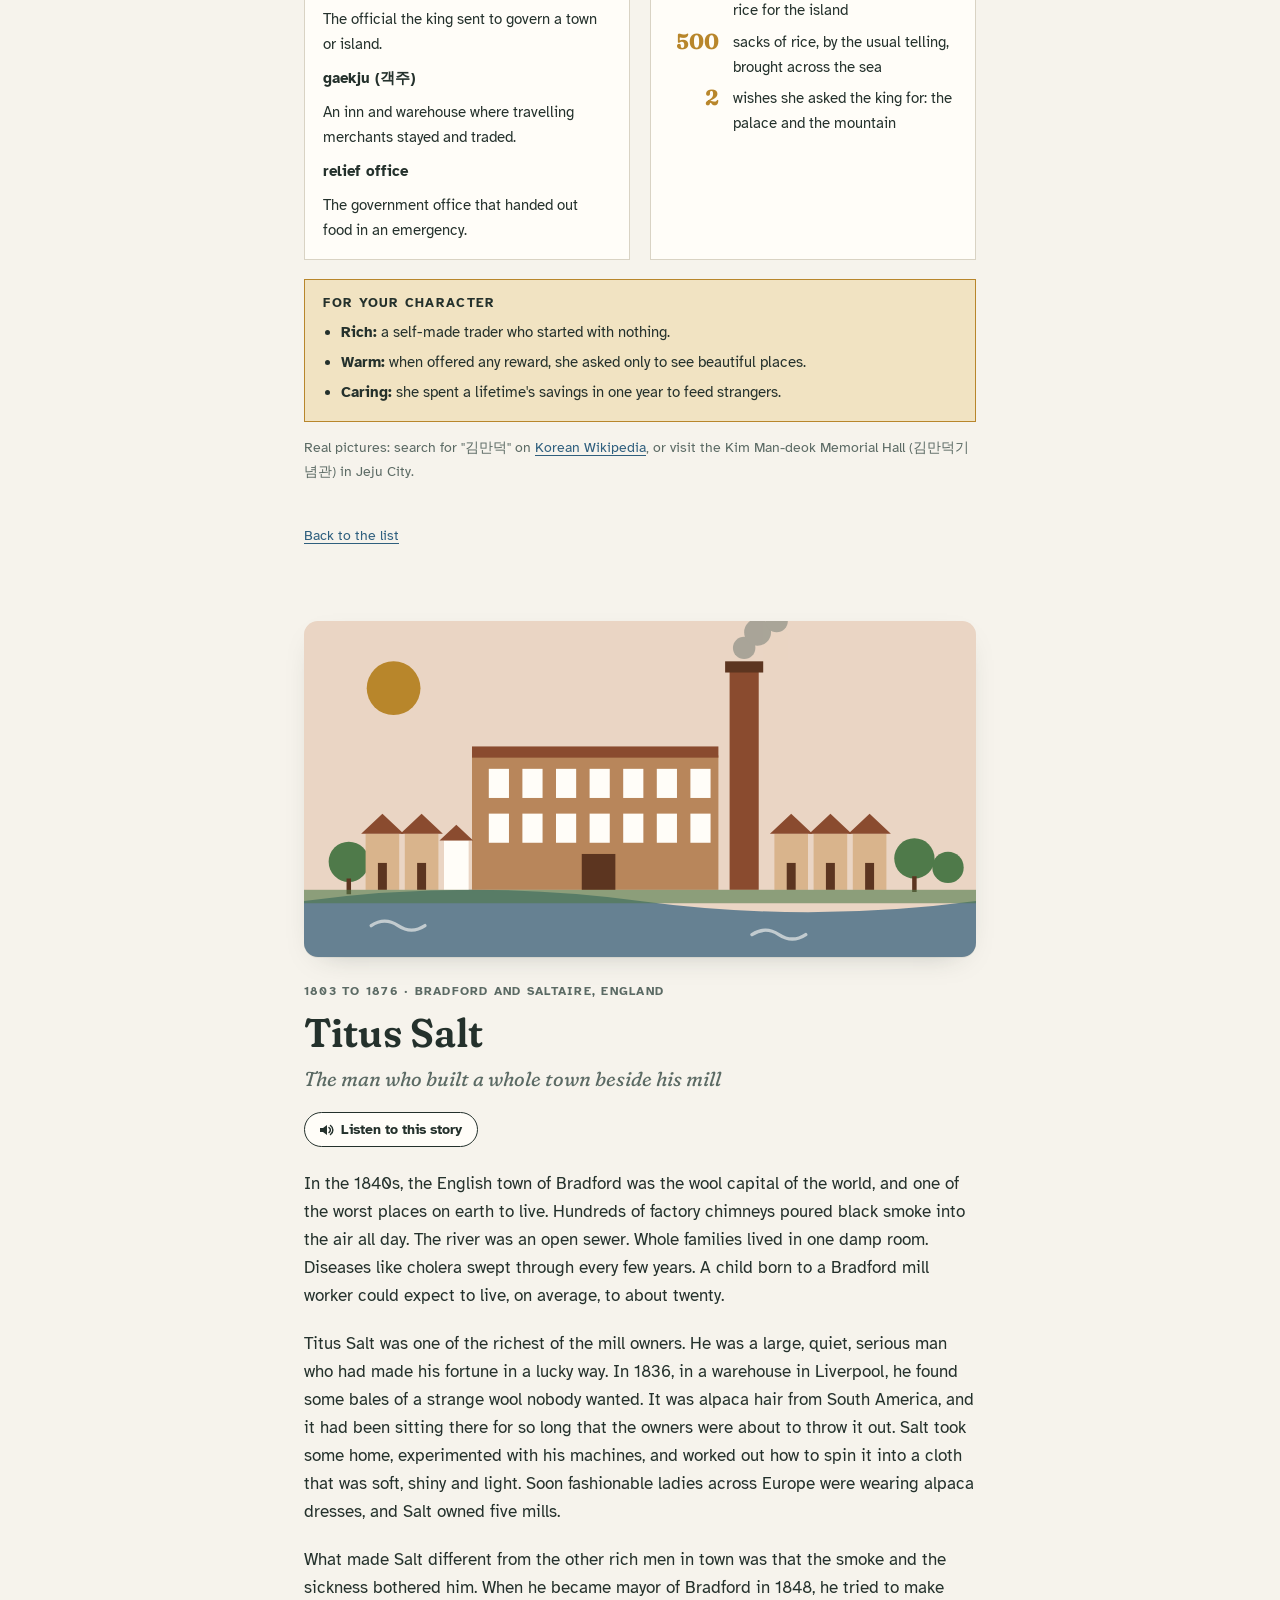
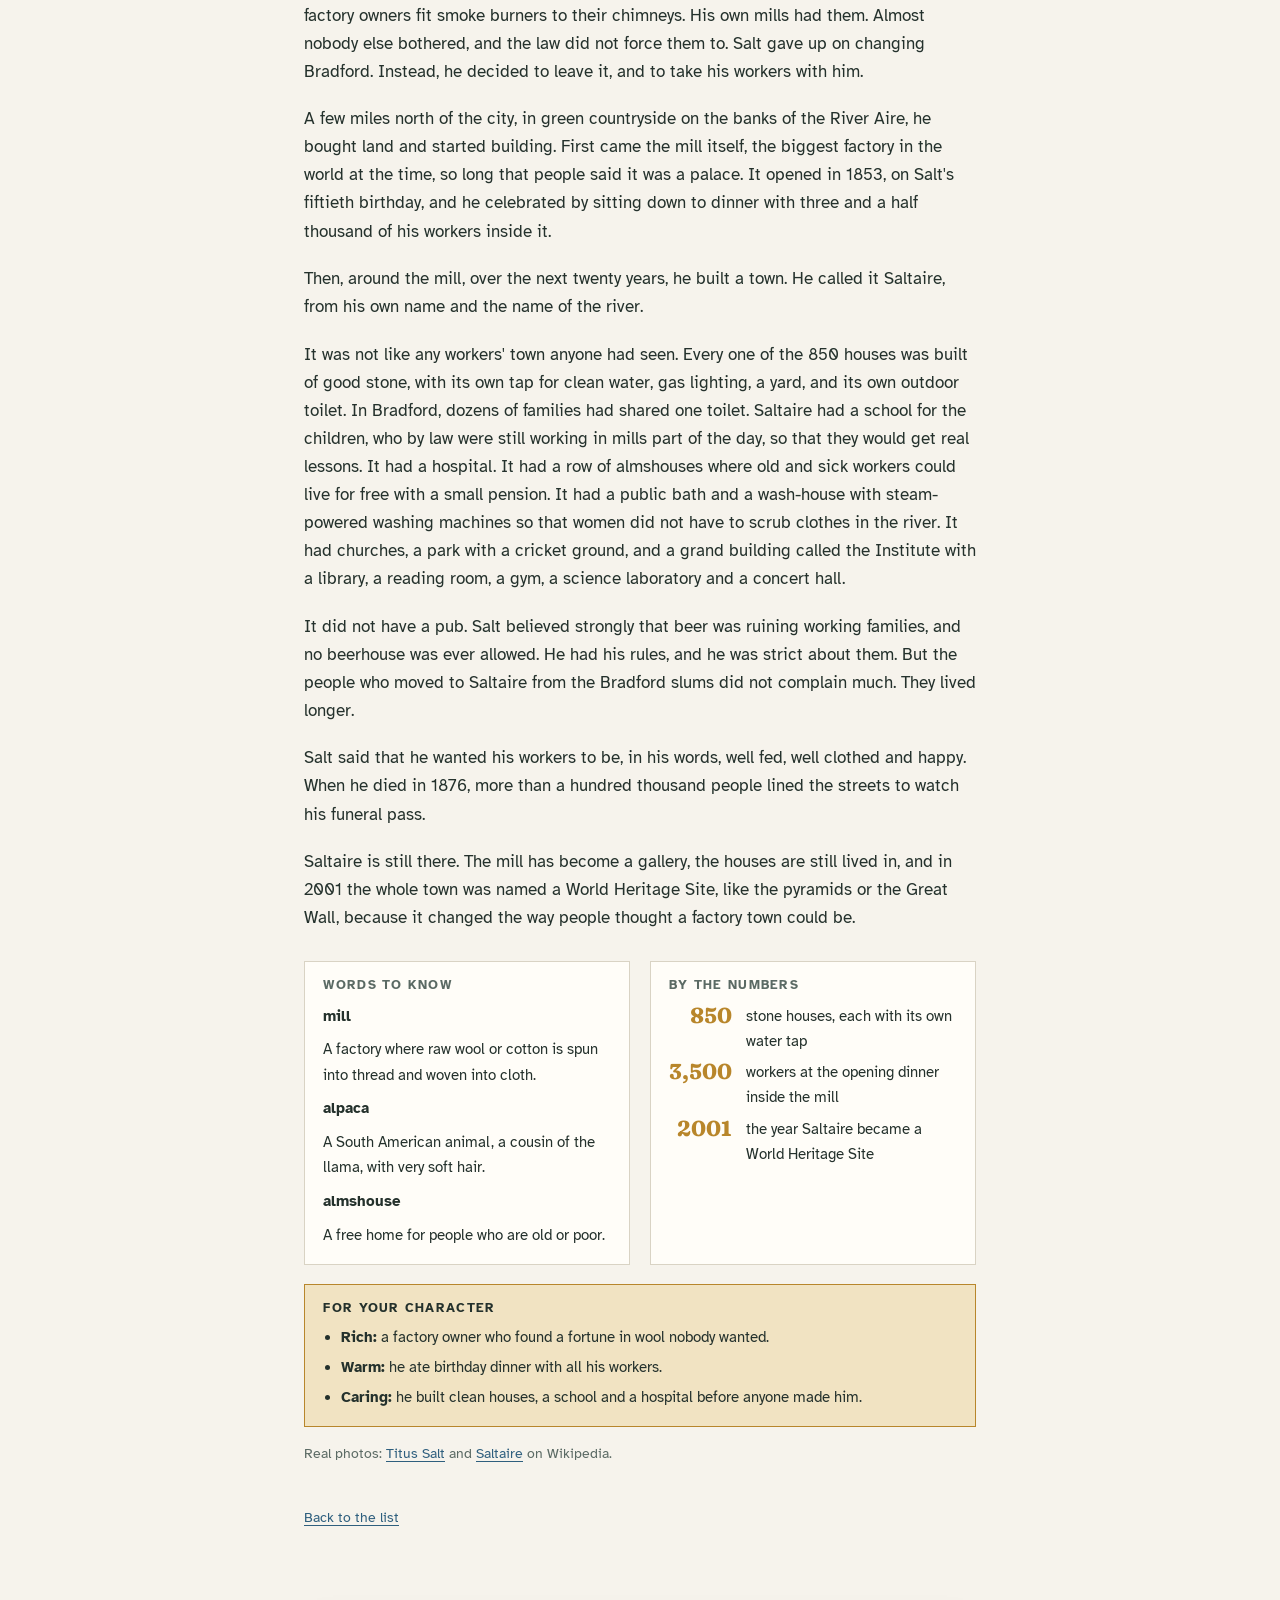
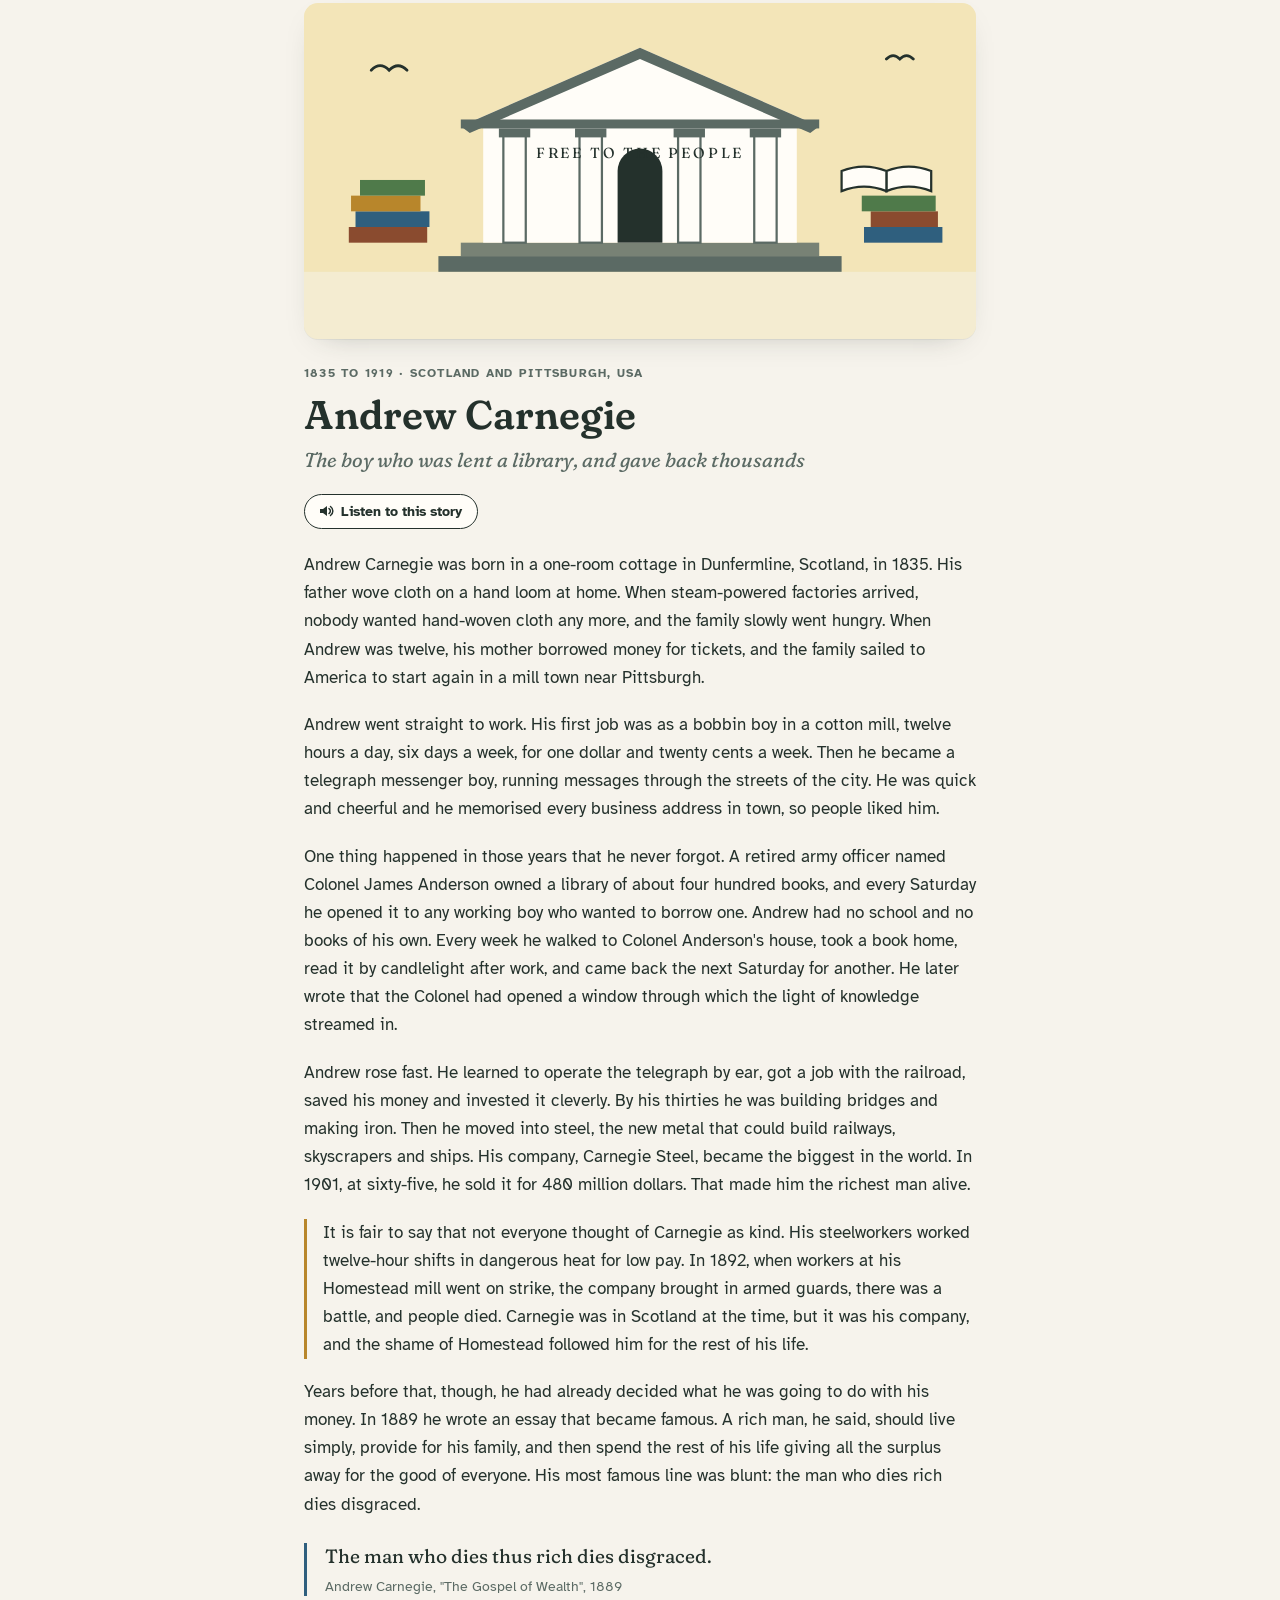
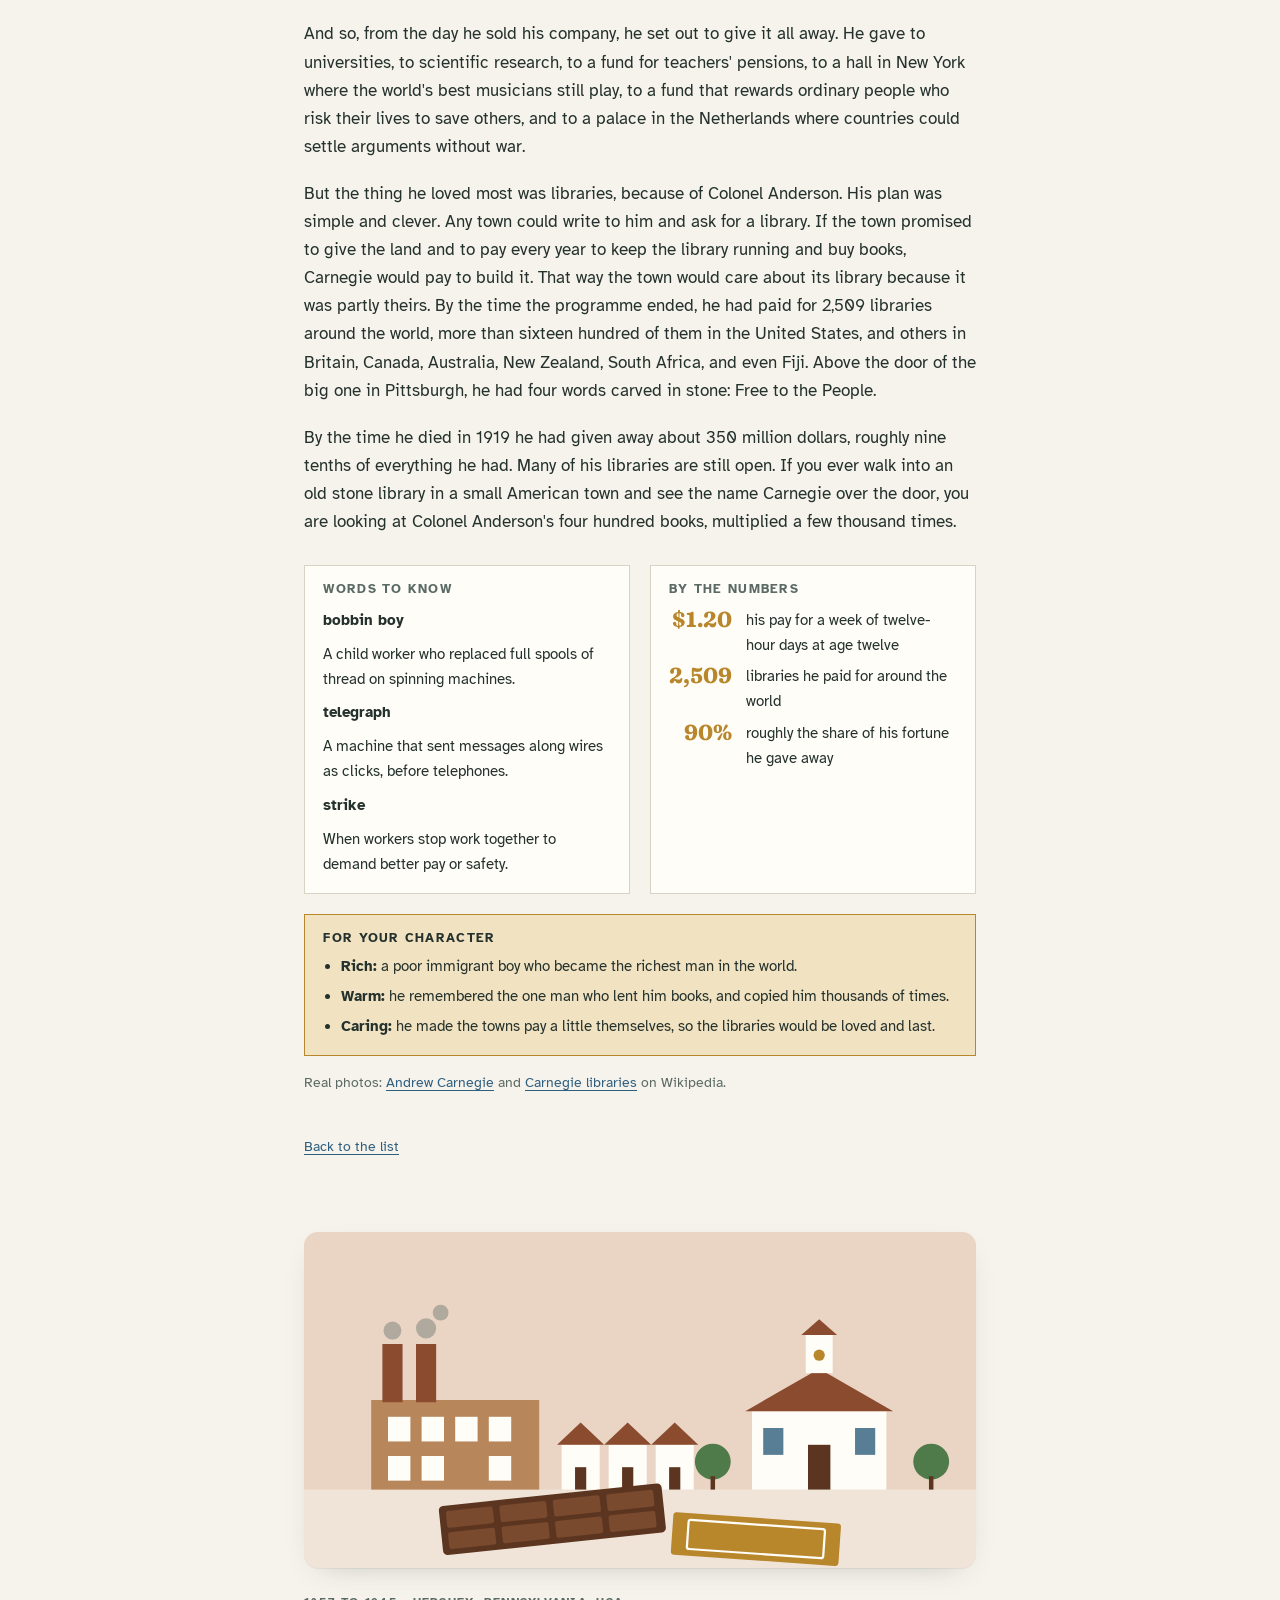
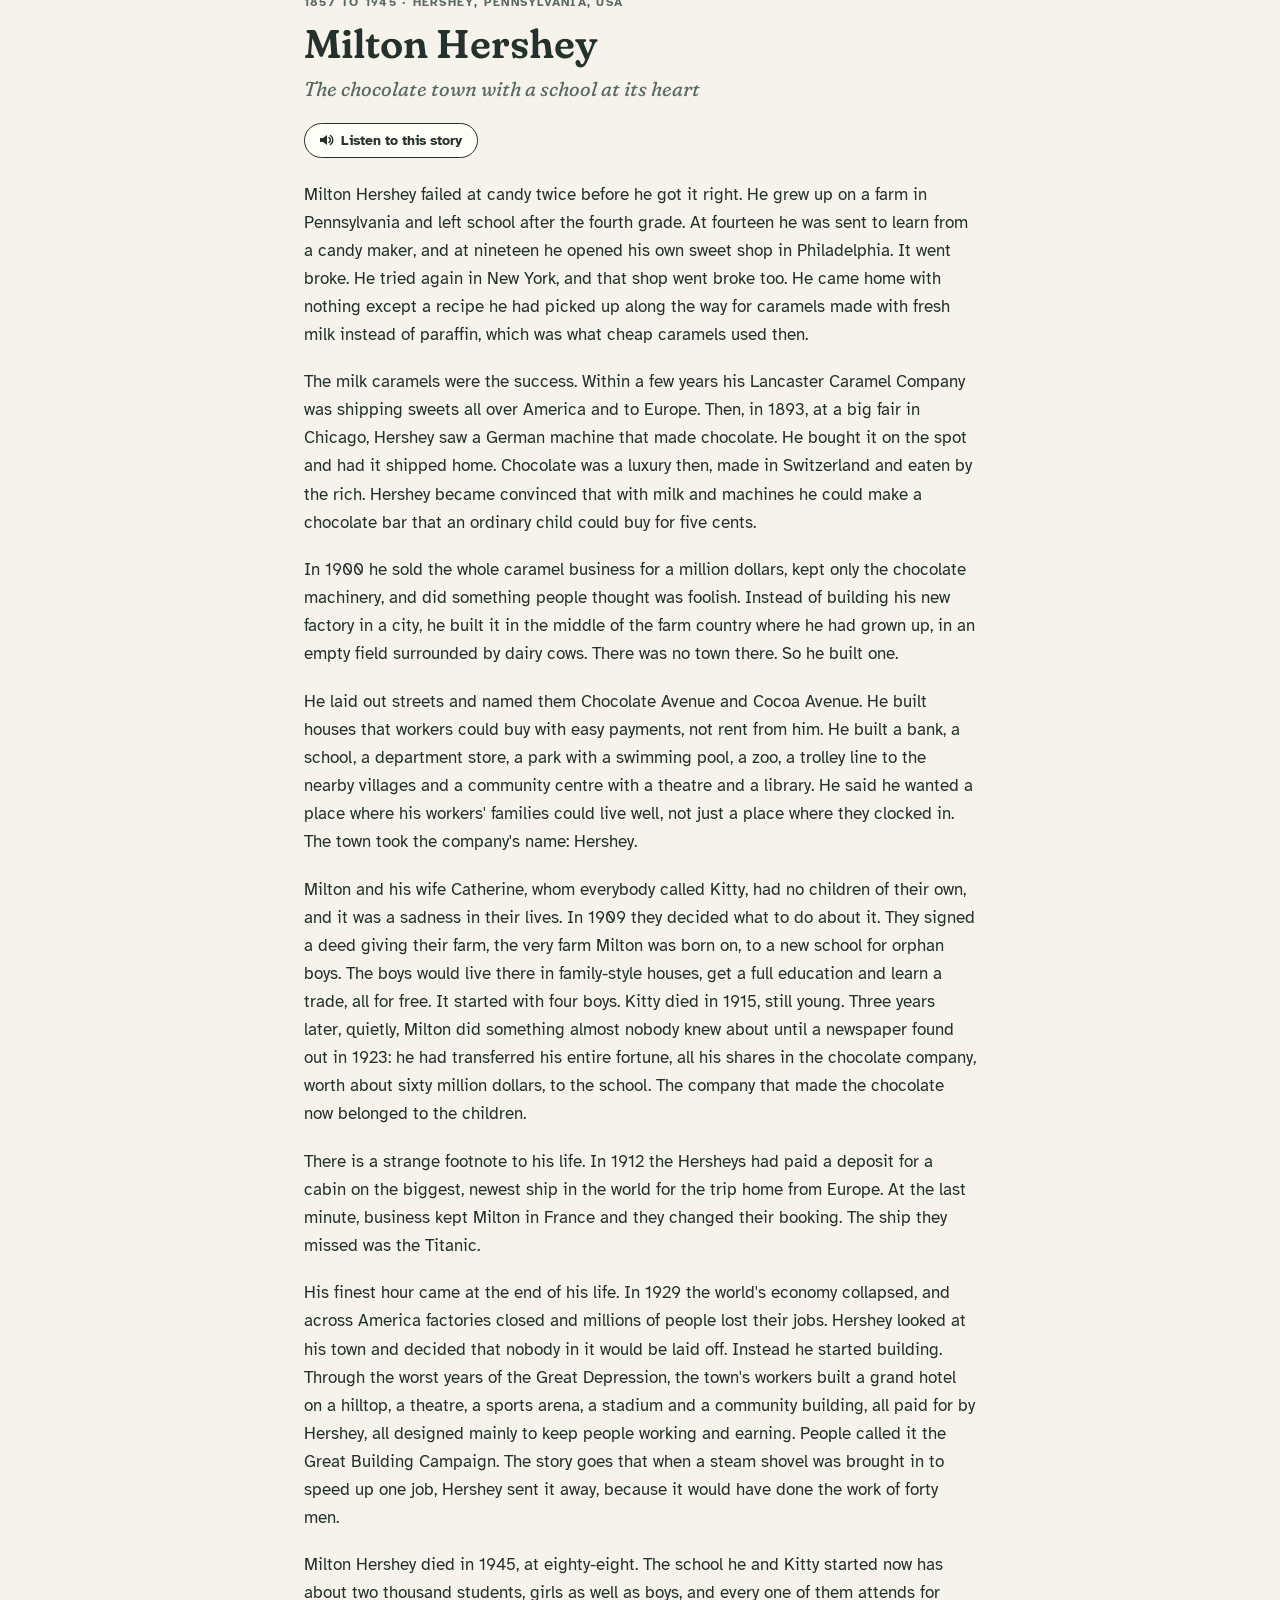
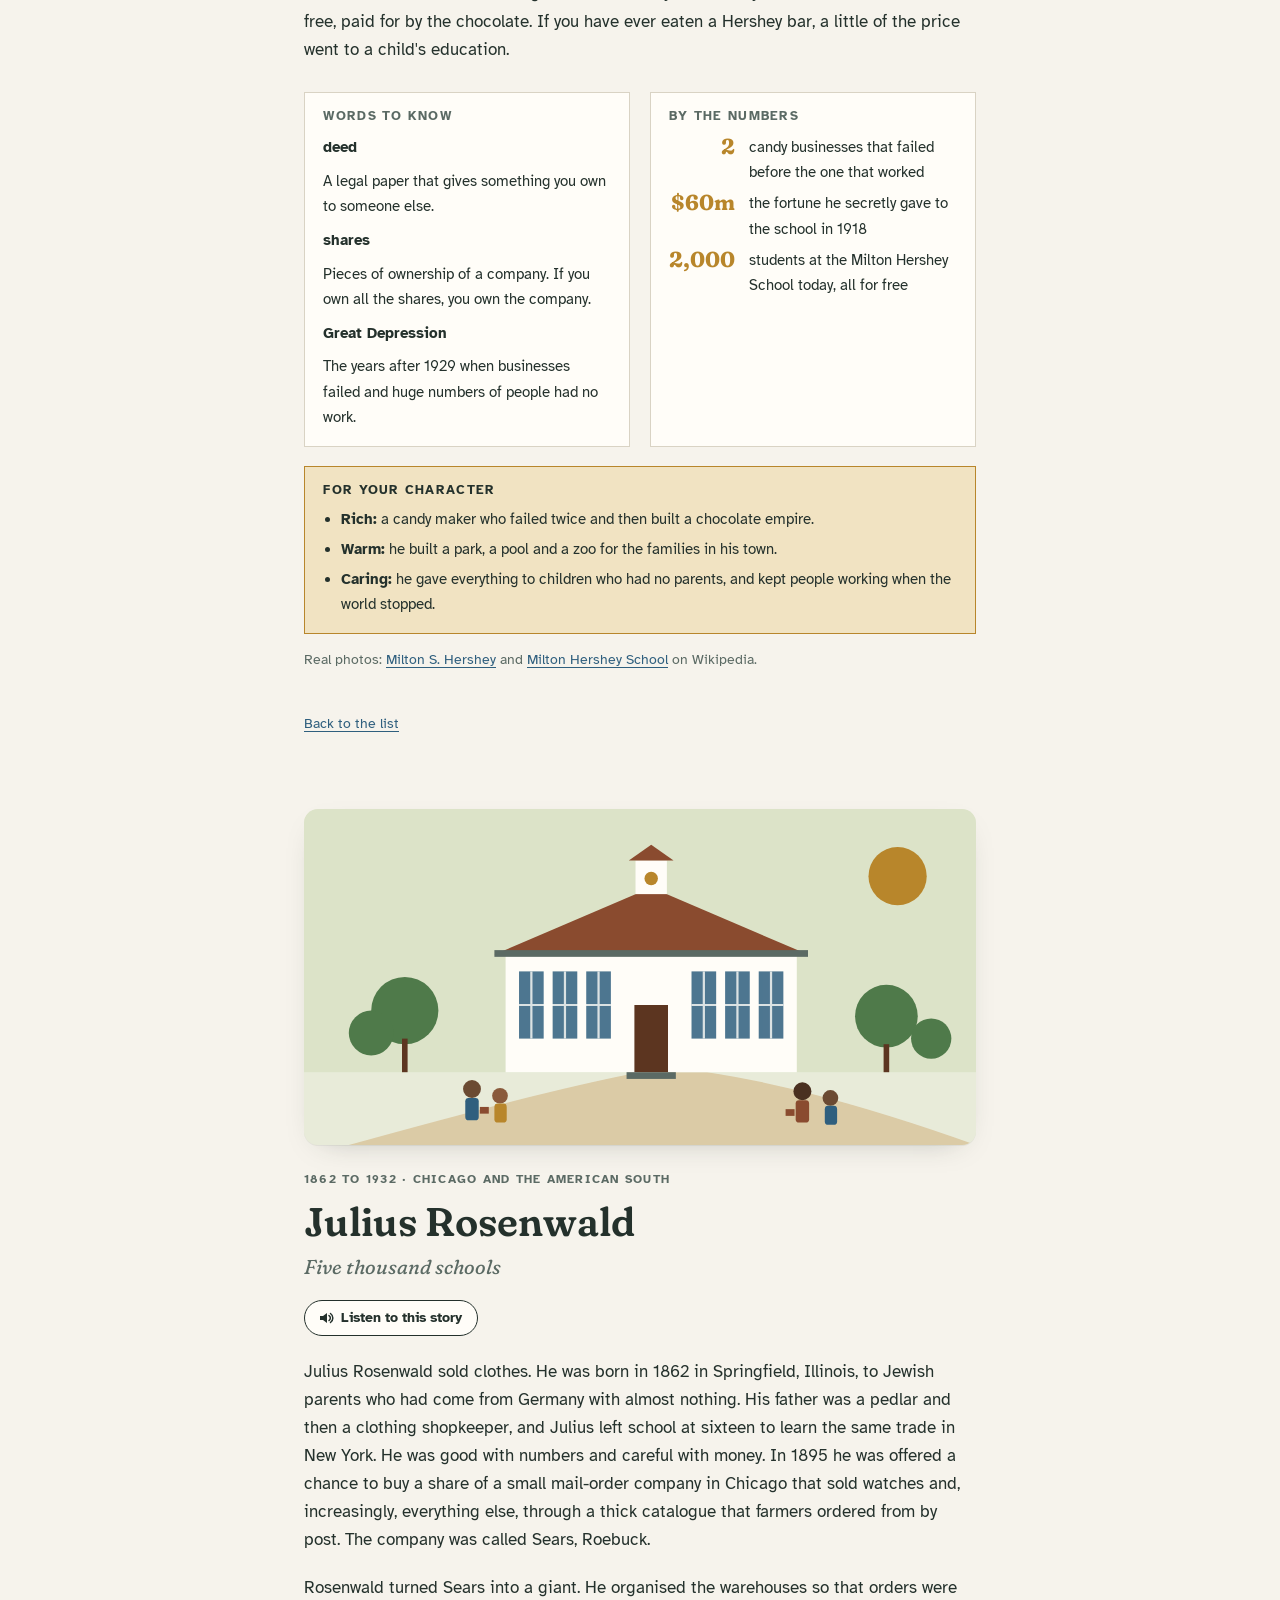
<file: heroes/index.html>
<!DOCTYPE html>
<html lang="en">
<head>
<meta charset="utf-8">
<meta name="viewport" content="width=device-width, initial-scale=1">
<title>Nine Generous Fortunes</title>
<meta name="description" content="True stories of nine people who became rich and used their money to care for the communities they lived in. Written for Hansol's school project.">
<link rel="preconnect" href="https://fonts.googleapis.com">
<link rel="preconnect" href="https://fonts.gstatic.com" crossorigin>
<link rel="stylesheet" href="https://fonts.googleapis.com/css2?family=Fraunces:opsz,wght,SOFT@9..144,400;9..144,600;9..144,700,100&family=Atkinson+Hyperlegible:ital,wght@0,400;0,700;1,400&display=swap">
<style>
  :root{
    --ground:#F6F3EC;
    --paper:#FFFDF8;
    --ink:#24312C;
    --ink-soft:#5B6A64;
    --line:#D9D3C4;
    --gold:#B8862B;
    --gold-soft:#F1E3C2;
    --sea:#2F5F7E;
    --sea-soft:#DCE8EE;
    --plate-sea:#CFE0E8;
    --plate-field:#DCE3C8;
    --plate-brick:#EAD5C4;
    --plate-dusk:#DED6E6;
    --plate-sun:#F3E5B8;
    --shadow:0 1px 0 rgba(36,49,44,.06), 0 10px 30px -18px rgba(36,49,44,.35);
    color-scheme:light;
  }
  @media (prefers-color-scheme: dark){
    :root:not([data-theme="light"]){
      --ground:#151C19;
      --paper:#1D2521;
      --ink:#E9EEE9;
      --ink-soft:#A7B3AC;
      --line:#334039;
      --gold:#E0B25C;
      --gold-soft:#3A3120;
      --sea:#8FC1DE;
      --sea-soft:#22333C;
      --plate-sea:#243A46;
      --plate-field:#2B3A2A;
      --plate-brick:#4A3328;
      --plate-dusk:#332C42;
      --plate-sun:#4A3E1E;
      --shadow:0 1px 0 rgba(0,0,0,.3), 0 10px 30px -18px rgba(0,0,0,.7);
      color-scheme:dark;
    }
  }
  :root[data-theme="dark"]{
    --ground:#151C19;
    --paper:#1D2521;
    --ink:#E9EEE9;
    --ink-soft:#A7B3AC;
    --line:#334039;
    --gold:#E0B25C;
    --gold-soft:#3A3120;
    --sea:#8FC1DE;
    --sea-soft:#22333C;
    --plate-sea:#243A46;
    --plate-field:#2B3A2A;
    --plate-brick:#4A3328;
    --plate-dusk:#332C42;
    --plate-sun:#4A3E1E;
    --shadow:0 1px 0 rgba(0,0,0,.3), 0 10px 30px -18px rgba(0,0,0,.7);
    color-scheme:dark;
  }

  *{box-sizing:border-box}
  html{scroll-behavior:smooth}
  @media (prefers-reduced-motion: reduce){ html{scroll-behavior:auto} }
  body{
    margin:0;
    background:var(--ground);
    color:var(--ink);
    font-family:"Atkinson Hyperlegible", "Segoe UI", Roboto, Helvetica, Arial, sans-serif;
    font-size:1.0625rem;
    line-height:1.65;
    -webkit-font-smoothing:antialiased;
  }
  .wrap{
    max-width:46rem;
    margin-inline:auto;
    padding-inline:clamp(16px, 4vw, 32px);
    padding-block:2rem 5rem;
  }
  h1,h2,h3{
    font-family:"Fraunces", Georgia, "Times New Roman", serif;
    font-variation-settings:"SOFT" 100;
    font-weight:600;
    line-height:1.12;
    text-wrap:balance;
    margin:0;
  }
  p{margin:0 0 1.1em}
  p:last-child{margin-bottom:0}
  a{color:var(--sea); text-decoration-thickness:1px; text-underline-offset:3px}
  a:focus-visible, button:focus-visible{outline:3px solid var(--gold); outline-offset:3px; border-radius:3px}
  .eyebrow{
    font-size:.78rem; text-transform:uppercase; letter-spacing:.1em;
    color:var(--ink-soft); font-weight:700; margin:0 0 .6rem;
  }

  /* ---------- opening ---------- */
  .opening{
    display:grid; gap:1.4rem;
    padding-block:1rem 2.5rem;
    border-bottom:2px solid var(--gold);
    margin-bottom:2.5rem;
  }
  .opening h1{font-size:clamp(2.5rem, 7vw, 4rem); font-weight:700}
  .opening .lede{font-size:1.2rem; max-width:34em; color:var(--ink)}
  .opening .for{font-size:.95rem; color:var(--ink-soft)}
  .coinrow{display:flex; gap:.5rem; align-items:center}
  .coinrow svg{width:26px; height:26px; flex:none}
  .print-hint{border-left:3px solid var(--gold); padding-left:.8rem}
  @media print{ .print-hint{display:none} }

  /* ---------- contents ---------- */
  .contents{
    background:var(--paper); border:1px solid var(--line);
    padding:1.4rem clamp(1rem, 3vw, 1.8rem); margin-bottom:3rem;
    box-shadow:var(--shadow);
  }
  .contents h2{font-size:1.35rem; margin-bottom:.9rem}
  .contents ol{list-style:none; margin:0; padding:0; display:grid; gap:.15rem}
  .contents li{display:grid; grid-template-columns:6.4rem 1fr; gap:.8rem; align-items:baseline; padding:.45rem 0; border-top:1px dashed var(--line)}
  .contents li:first-child{border-top:0}
  .contents .when{font-variant-numeric:tabular-nums; font-size:.85rem; color:var(--ink-soft); white-space:nowrap}
  .contents a{font-weight:700}
  .contents .tag{display:block; color:var(--ink-soft); font-size:.92rem}
  @media (max-width: 480px){
    .contents li{grid-template-columns:1fr}
    .contents .when{order:2}
  }

  /* ---------- chapters ---------- */
  .chapter{margin-bottom:4.5rem; scroll-margin-top:1rem}
  .plate{
    border-radius:14px; overflow:hidden; margin-bottom:1.5rem;
    box-shadow:var(--shadow); line-height:0;
  }
  .plate svg{width:100%; height:auto; display:block; max-width:100%}
  .plate.sea{background:var(--plate-sea)}
  .plate.field{background:var(--plate-field)}
  .plate.brick{background:var(--plate-brick)}
  .plate.dusk{background:var(--plate-dusk)}
  .plate.sun{background:var(--plate-sun)}
  .chapter h2{font-size:clamp(1.9rem, 5vw, 2.5rem); margin-bottom:.35rem}
  .chapter .kr{font-family:"Fraunces", serif; font-weight:400; color:var(--ink-soft); font-size:.6em; margin-left:.3em; white-space:nowrap}
  .chapter .strap{
    font-family:"Fraunces", Georgia, serif; font-variation-settings:"SOFT" 100;
    font-size:1.25rem; color:var(--ink-soft); font-style:italic; margin:0 0 1.5rem;
  }
  .story{max-width:64ch}
  .story p{margin-bottom:1.15em}
  .story p.honest{
    border-left:3px solid var(--gold); padding-left:1rem; color:var(--ink);
  }
  .story blockquote{
    margin:1.5rem 0; padding:0 0 0 1.1rem; border-left:3px solid var(--sea);
    font-family:"Fraunces", Georgia, serif; font-variation-settings:"SOFT" 100;
    font-size:1.2rem; line-height:1.4; color:var(--ink);
  }
  .story blockquote cite{display:block; font-family:"Atkinson Hyperlegible", sans-serif; font-style:normal; font-size:.85rem; color:var(--ink-soft); margin-top:.5rem}

  .side{display:grid; gap:1.2rem; margin-top:1.8rem}
  @media (min-width: 640px){ .side{grid-template-columns:1fr 1fr} }
  .box{
    background:var(--paper); border:1px solid var(--line); padding:1rem 1.15rem;
    font-size:.95rem;
  }
  .box h3{font-size:.8rem; text-transform:uppercase; letter-spacing:.1em; font-family:"Atkinson Hyperlegible", sans-serif; font-weight:700; color:var(--ink-soft); margin-bottom:.7rem}
  .box dl{margin:0; display:grid; gap:.55rem}
  .box dt{font-weight:700}
  .box dd{margin:0; color:var(--ink)}
  .box.words dt::after{content:""}
  .facts dl{grid-template-columns:auto 1fr; column-gap:.9rem; row-gap:.4rem}
  .facts dt{font-family:"Fraunces", serif; font-variation-settings:"SOFT" 100; font-size:1.35rem; line-height:1.1; color:var(--gold); font-variant-numeric:tabular-nums; text-align:right; white-space:nowrap}
  .facts dd{align-self:center}
  .project{
    margin-top:1.2rem; background:var(--gold-soft); border:1px solid var(--gold);
    padding:1rem 1.15rem; font-size:.95rem;
  }
  .project h3{font-size:.8rem; text-transform:uppercase; letter-spacing:.1em; font-family:"Atkinson Hyperlegible", sans-serif; font-weight:700; margin-bottom:.6rem}
  .project ul{margin:0; padding-left:1.1rem; display:grid; gap:.3rem}
  .project b{font-weight:700}
  .photos{margin-top:.9rem; font-size:.9rem; color:var(--ink-soft)}

  /* ---------- closing ---------- */
  .closing{border-top:2px solid var(--gold); padding-top:2.5rem}
  .closing h2{font-size:clamp(1.7rem, 4vw, 2.1rem); margin-bottom:1rem}
  .tablewrap{overflow-x:auto; margin:1.2rem 0 2.5rem; border:1px solid var(--line); background:var(--paper)}
  table{border-collapse:collapse; width:100%; font-size:.92rem; min-width:40rem}
  th,td{text-align:left; padding:.6rem .8rem; vertical-align:top; border-top:1px solid var(--line)}
  th{font-size:.75rem; text-transform:uppercase; letter-spacing:.08em; color:var(--ink-soft); border-top:0; background:var(--ground)}
  td:first-child{font-weight:700; white-space:nowrap}
  .ideas{display:grid; gap:.9rem; margin:0; padding-left:1.2rem}
  .ideas li{padding-left:.2rem}
  .credits{margin-top:3rem; font-size:.85rem; color:var(--ink-soft); border-top:1px dashed var(--line); padding-top:1rem}
  .top{font-size:.85rem; margin-top:1.6rem; display:inline-block}
  /* ---------- read aloud ---------- */
  .reader{display:flex; flex-wrap:wrap; gap:.6rem .9rem; align-items:center; font-size:.9rem; color:var(--ink-soft)}
  .reader label{font-weight:700; font-size:.78rem; text-transform:uppercase; letter-spacing:.08em}
  .reader select{font:inherit; font-size:.9rem; padding:.35rem .5rem; border:1px solid var(--line); background:var(--paper); color:var(--ink); border-radius:6px; max-width:100%}
  .btn{
    font:inherit; font-weight:700; font-size:.9rem; line-height:1.2;
    padding:.5rem .95rem .5rem .8rem; border:1.5px solid var(--ink); border-radius:999px;
    background:var(--paper); color:var(--ink); cursor:pointer;
    display:inline-flex; gap:.45rem; align-items:center;
  }
  .btn svg{width:16px; height:16px; flex:none; fill:currentColor}
  .btn:hover{background:var(--gold-soft)}
  .btn[aria-pressed="true"]{background:var(--ink); color:var(--paper)}
  .listen-btn{margin:-.6rem 0 1.4rem}
  .speaking{background:var(--gold-soft); box-shadow:0 0 0 7px var(--gold-soft); border-radius:3px}
  blockquote.speaking{box-shadow:0 0 0 7px var(--gold-soft), inset 3px 0 0 var(--sea)}
  #reader-bar{
    position:fixed; left:50%; bottom:1rem; transform:translateX(-50%); z-index:10;
    max-width:calc(100% - 32px); box-sizing:border-box;
    background:var(--ink); color:var(--paper); font-size:.9rem;
    padding:.5rem .6rem .5rem 1rem; border-radius:999px;
    display:flex; gap:.5rem; align-items:center; box-shadow:0 12px 30px -12px rgba(0,0,0,.6);
  }
  #reader-bar[hidden]{display:none}
  #reader-bar .now{white-space:nowrap; overflow:hidden; text-overflow:ellipsis; max-width:40vw}
  .bar-btn{font:inherit; font-weight:700; font-size:.85rem; padding:.35rem .75rem; border:0; border-radius:999px; background:var(--paper); color:var(--ink); cursor:pointer}
  .bar-btn:hover{background:var(--gold-soft)}
  @media print{ .reader, .listen-btn, #reader-bar{display:none !important} .speaking{background:none; box-shadow:none} }

  /* ---------- glossary ---------- */
  .glossary{border-top:2px solid var(--gold); padding-top:2.5rem; margin-top:3rem}
  .glossary h2{font-size:clamp(1.7rem, 4vw, 2.1rem); margin-bottom:1rem}
  .gloss-tools{display:flex; flex-wrap:wrap; gap:.6rem 1.2rem; align-items:center; margin:1.2rem 0 1.4rem; font-size:.92rem}
  .gloss-tools .toggle{display:inline-flex; gap:.45rem; align-items:center; font-weight:700; cursor:pointer}
  .gloss-tools input[type="checkbox"]{width:1.1rem; height:1.1rem; accent-color:var(--gold)}
  .progress{color:var(--ink-soft); font-variant-numeric:tabular-nums}
  .btn.small{font-size:.8rem; padding:.35rem .75rem}
  .gloss{list-style:none; margin:0; padding:0; display:grid; gap:.6rem}
  .entry{background:var(--paper); border:1px solid var(--line); padding:.85rem 1rem .9rem}
  .entry-head{display:flex; flex-wrap:wrap; align-items:center; gap:.5rem .6rem; margin-bottom:.35rem}
  .entry .know{width:1.15rem; height:1.15rem; accent-color:var(--gold); margin:0; cursor:pointer}
  .entry .term{font-family:"Fraunces", Georgia, serif; font-variation-settings:"SOFT" 100; font-weight:700; font-size:1.25rem; cursor:pointer}
  .entry .say{border:1px solid var(--line); background:var(--paper); color:var(--ink); width:1.7rem; height:1.7rem; border-radius:50%; cursor:pointer; display:inline-flex; align-items:center; justify-content:center; padding:0}
  .entry .say svg{width:14px; height:14px; fill:currentColor}
  .entry .say:hover{background:var(--gold-soft)}
  .entry .from{margin-left:auto; font-size:.8rem; color:var(--ink-soft); text-decoration:none}
  .entry .from:hover{text-decoration:underline}
  .entry .meaning{margin:0 0 .35rem; font-size:1rem}
  .entry .example{margin:0; font-size:.92rem; color:var(--ink-soft)}
  .entry mark{background:var(--gold-soft); color:var(--ink); padding:0 .15em; border-radius:2px; font-weight:700}
  .entry.known{opacity:.55}
  .gloss.quiz .entry{cursor:pointer}
  .gloss.quiz .entry:not(.revealed) .meaning{display:none}
  .gloss.quiz .entry:not(.revealed) .example{filter:blur(0)}
  .gloss.quiz .entry:not(.revealed) .entry-head::after{content:"tap to reveal"; flex-basis:100%; font-size:.75rem; color:var(--ink-soft); text-transform:uppercase; letter-spacing:.08em}
  .gloss.quiz .entry .from{margin-left:0}
  @media (min-width:640px){ .gloss{grid-template-columns:1fr 1fr} }
  @media print{
    .glossary{break-before:page; border-top:0; padding-top:0; margin-top:0}
    .gloss-tools, .entry .say{display:none !important}
    .gloss{display:block; column-count:2; column-gap:8mm}
    .entry{break-inside:avoid; margin-bottom:2.2mm; padding:.55rem .7rem .6rem; font-size:9pt}
    .entry .term{font-size:11pt}
    .entry .meaning{font-size:9pt}
    .entry .example{font-size:8pt}
    .entry .know{width:.9rem; height:.9rem}
    .gloss.quiz .entry:not(.revealed) .meaning{display:block}
    .gloss.quiz .entry:not(.revealed) .entry-head::after{content:none}
    .entry.known{opacity:1}
    .credits-wrap{padding-top:0; border-top:0}
  }

  /* ---------- print (A4) ---------- */
  @media print{
    :root, :root[data-theme="dark"]{
      --ground:#FFFFFF; --paper:#FFFFFF; --ink:#1E2724; --ink-soft:#4E5C56; --line:#C9C4B6;
      --gold:#A67720; --gold-soft:#F5EBD3; --sea:#2A5470; --sea-soft:#E3EDF2;
      --plate-sea:#D5E4EC; --plate-field:#E0E6CE; --plate-brick:#EEDBCB; --plate-dusk:#E2DBE9; --plate-sun:#F5E8C2;
      --shadow:none; color-scheme:light;
    }
    @page{ size:A4; margin:16mm 15mm 18mm; }
    html{scroll-behavior:auto}
    body{
      background:#fff; color:var(--ink);
      font-size:10.5pt; line-height:1.5;
      -webkit-print-color-adjust:exact; print-color-adjust:exact;
    }
    .wrap{max-width:none; padding:0}
    a{color:inherit; text-decoration:none}
    .top{display:none}
    .opening{padding-block:0 1.2rem; margin-bottom:1.4rem; gap:.9rem}
    .opening h1{font-size:30pt}
    .opening .lede{font-size:12pt}
    .contents{box-shadow:none; break-inside:avoid; margin-bottom:0}
    .contents a{text-decoration:none}
    .chapter{break-before:page; margin-bottom:0}
    .closing{break-before:page; padding-top:0; border-top:0}
    .plate{
      box-shadow:none; border:.4pt solid var(--line); border-radius:8px;
      break-inside:avoid; margin-bottom:1rem;
      width:78%; margin-inline:auto;
    }
    .chapter h2{font-size:20pt; break-after:avoid}
    .chapter .strap{font-size:12pt; margin-bottom:.9rem; break-after:avoid}
    .eyebrow{break-after:avoid}
    .story{max-width:none; column-count:2; column-gap:8mm; column-fill:balance}
    .story p{margin-bottom:.8em}
    .story p, .box dd, .project li{orphans:3; widows:3}
    .story blockquote{break-inside:avoid; font-size:11pt; margin:.9rem 0}
    .side{grid-template-columns:1fr 1fr; gap:.7rem; margin-top:1rem}
    .box, .project{break-inside:avoid; font-size:9pt; padding:.7rem .85rem}
    .facts dt{font-size:12pt}
    .project{margin-top:.7rem}
    .photos{font-size:8.5pt; margin-top:.6rem}
    .photos a{color:var(--sea); text-decoration:underline}
    .photos a::after{content:" (" attr(href) ")"; font-size:7.5pt; color:var(--ink-soft); word-break:break-all}
    h3{break-after:avoid}
    .tablewrap{overflow:visible; border:.4pt solid var(--line); break-inside:avoid; margin:.8rem 0 1.4rem}
    table{min-width:0; font-size:8.5pt}
    th,td{padding:.35rem .5rem}
    td:first-child{white-space:normal}
    .ideas{gap:.5rem}
    .ideas li{break-inside:avoid}
    .credits{margin-top:1.2rem; font-size:8pt}
  }
</style>
</head>
<body>
<div class="wrap">

<header class="opening">
  <div class="coinrow" aria-hidden="true">
    <svg viewBox="0 0 26 26"><circle cx="13" cy="13" r="11" fill="var(--gold)"/><circle cx="13" cy="13" r="7" fill="none" stroke="var(--paper)" stroke-width="1.6"/></svg>
    <svg viewBox="0 0 26 26"><circle cx="13" cy="13" r="11" fill="var(--gold)"/><circle cx="13" cy="13" r="7" fill="none" stroke="var(--paper)" stroke-width="1.6"/></svg>
    <svg viewBox="0 0 26 26"><circle cx="13" cy="13" r="11" fill="var(--gold)"/><circle cx="13" cy="13" r="7" fill="none" stroke="var(--paper)" stroke-width="1.6"/></svg>
  </div>
  <h1>Nine Generous Fortunes</h1>
  <p class="lede">True stories of people who became very rich, and then used their money to look after the towns, islands and neighbours around them. Some lived three hundred years ago. One is still alive and still giving.</p>
  <div class="reader" id="reader-panel">Read-aloud needs a browser with speech support, such as Safari, Chrome or Edge.</div>
  <p class="for print-hint">Printing: this page is laid out for A4, with one story per sheet. In the print dialog, turn on "Background graphics" so the illustrations keep their colours. Or <a href="nine-generous-fortunes.pdf">download the ready-made A4 PDF</a>.</p>
  <p class="for">Collected for Hansol's project about an imaginary person who is rich, warm and caring. Every story here really happened. Read them slowly, and borrow whatever you like for your own character.</p>
</header>

<nav class="contents" aria-label="Stories in this collection">
  <h2>The stories, oldest first</h2>
  <ol>
    <li><span class="when">1671 – 1947</span><span><a href="#choi">The Choi family of Gyeongju</a><span class="tag">Twelve generations who kept the doors open</span></span></li>
    <li><span class="when">1739 – 1812</span><span><a href="#mandeok">Kim Man-deok</a><span class="tag">The merchant who fed an island</span></span></li>
    <li><span class="when">1803 – 1876</span><span><a href="#salt">Titus Salt</a><span class="tag">The man who built a whole town beside his mill</span></span></li>
    <li><span class="when">1835 – 1919</span><span><a href="#carnegie">Andrew Carnegie</a><span class="tag">The boy who was lent a library, and gave back thousands</span></span></li>
    <li><span class="when">1857 – 1945</span><span><a href="#hershey">Milton Hershey</a><span class="tag">The chocolate town with a school at its heart</span></span></li>
    <li><span class="when">1862 – 1932</span><span><a href="#rosenwald">Julius Rosenwald</a><span class="tag">Five thousand schools</span></span></li>
    <li><span class="when">1867 – 1919</span><span><a href="#walker">Madam C. J. Walker</a><span class="tag">The washerwoman who built a company for women</span></span></li>
    <li><span class="when">1931 – 2023</span><span><a href="#feeney">Chuck Feeney</a><span class="tag">The billionaire who wanted to die with nothing</span></span></li>
    <li><span class="when">1946 – now</span><span><a href="#dolly">Dolly Parton</a><span class="tag">The Book Lady</span></span></li>
    <li><span class="when">at the end</span><span><a href="#glossary">Glossary</a><span class="tag">64 words from the stories, with meanings and example sentences</span></span></li>
  </ol>
</nav>

<!-- ================================================================ -->
<article class="chapter" id="choi">
  <div class="plate field">
    <svg viewBox="0 0 600 300" role="img" aria-label="A Korean tiled-roof gate standing open, with a big iron pot of porridge steaming in the courtyard and sacks of rice beside it">
      <rect x="0" y="240" width="600" height="60" fill="var(--ground)" opacity=".55"/>
      <!-- roof -->
      <path d="M60 120 Q300 60 540 120 L560 135 Q300 80 40 135 Z" fill="var(--ink)"/>
      <path d="M80 135 Q300 92 520 135 L520 150 L80 150 Z" fill="var(--ink-soft)"/>
      <!-- roof tiles lines -->
      <g stroke="var(--ground)" stroke-width="2" opacity=".5">
        <path d="M120 128 L118 150"/><path d="M180 118 L179 150"/><path d="M240 112 L240 150"/><path d="M300 110 L300 150"/><path d="M360 112 L360 150"/><path d="M420 118 L421 150"/><path d="M480 128 L482 150"/>
      </g>
      <!-- pillars and wall -->
      <rect x="95" y="150" width="14" height="90" fill="#8A4B2F"/>
      <rect x="491" y="150" width="14" height="90" fill="#8A4B2F"/>
      <rect x="109" y="150" width="90" height="90" fill="var(--paper)"/>
      <rect x="401" y="150" width="90" height="90" fill="var(--paper)"/>
      <rect x="199" y="150" width="14" height="90" fill="#8A4B2F"/>
      <rect x="387" y="150" width="14" height="90" fill="#8A4B2F"/>
      <!-- open doors -->
      <path d="M213 150 L213 240 L255 250 L255 160 Z" fill="#A9623C"/>
      <path d="M387 150 L387 240 L345 250 L345 160 Z" fill="#A9623C"/>
      <rect x="255" y="160" width="90" height="80" fill="var(--plate-field)"/>
      <!-- cauldron -->
      <ellipse cx="300" cy="248" rx="58" ry="10" fill="var(--ink)" opacity=".25"/>
      <path d="M250 200 Q300 178 350 200 L344 240 Q300 256 256 240 Z" fill="var(--ink)"/>
      <ellipse cx="300" cy="200" rx="50" ry="10" fill="var(--ink-soft)"/>
      <ellipse cx="300" cy="200" rx="42" ry="7" fill="var(--paper)"/>
      <!-- steam -->
      <g fill="none" stroke="var(--paper)" stroke-width="4" stroke-linecap="round" opacity=".9">
        <path d="M280 186 q-8 -14 0 -26 q8 -12 0 -24"/>
        <path d="M300 182 q-8 -14 0 -26 q8 -12 0 -24"/>
        <path d="M320 186 q-8 -14 0 -26 q8 -12 0 -24"/>
      </g>
      <!-- rice sacks -->
      <g fill="#D9C39A" stroke="#8A4B2F" stroke-width="2">
        <path d="M40 240 q0 -40 30 -40 q30 0 30 40 z"/>
        <path d="M95 240 q0 -34 26 -34 q26 0 26 34 z"/>
        <path d="M500 240 q0 -40 30 -40 q30 0 30 40 z"/>
      </g>
      <g stroke="#8A4B2F" stroke-width="3" stroke-linecap="round"><path d="M62 204 l16 0"/><path d="M114 210 l14 0"/><path d="M522 204 l16 0"/></g>
      <!-- bowls -->
      <g fill="var(--paper)" stroke="var(--ink)" stroke-width="2">
        <path d="M160 250 q0 14 14 14 h12 q14 0 14 -14 z"/>
        <path d="M400 250 q0 14 14 14 h12 q14 0 14 -14 z"/>
      </g>
    </svg>
  </div>
  <p class="eyebrow">About 1671 to 1947 · Gyeongju, Korea</p>
  <h2>The Choi family of Gyeongju <span class="kr">경주 최부잣집</span></h2>
  <p class="strap">Twelve generations who kept the doors open</p>

  <div class="story">
    <p>In the old city of Gyeongju, near the river and the royal tombs, there is a big traditional house with a tiled roof. For almost three hundred years, one family lived in it and stayed rich the whole time. That is very unusual. Most rich families in old Korea lost everything within a few generations, sometimes because of bad luck, and sometimes because angry, hungry neighbours came and burned the house down.</p>
    <p>The Choi family never had that problem, and the reason is the most interesting part of the story.</p>
    <p>The family's founder was Choi Jin-rip, a soldier who died in battle in 1636. His son and grandson were farmers, and they were clever about it. They dug canals, drained wet land and rented fields to farmers who had none. But the family became famous in 1671, in the middle of a terrible famine. That year the grandson, Choi Guk-seon, looked at all the people starving around him and did three things. He opened the family's rice storehouse. He set up a giant iron pot in the courtyard and cooked porridge for anyone who came. And he took out the papers that listed everyone who owed the family money and burned them, saying that you cannot collect a debt from someone who cannot eat.</p>
    <p>After that, the family wrote down rules for how a rich person should behave, and every child in the family grew up learning them. There were six.</p>
    <blockquote>
      Never take a government job higher than the lowest degree. Never gather more than ten thousand sacks of rice in a year. Treat every guest generously. Never buy land in a famine year. A new bride must wear plain cotton clothes for three years. And never let anyone within a hundred li starve.
      <cite>The six house rules of the Choi family, passed down through twelve generations</cite>
    </blockquote>
    <p>Each rule has a reason. Staying out of high government jobs kept the family out of court fights, which is how many families were destroyed. The limit of ten thousand sacks meant that when the harvest was bigger, the extra rice went to the tenant farmers instead of the landlord. Not buying land in a famine year mattered because that is exactly when desperate people sell their fields for almost nothing, and the Choi family refused to get richer from someone else's misery. The cotton clothes taught the next generation not to show off.</p>
    <p>The last rule was the most famous. A hundred li is about forty kilometres, a whole day's walk in every direction. Inside that circle, the family promised, nobody would die of hunger. In good years, a large share of the family's rice was spent feeding travellers, who could arrive at the gate at any time and be given a meal and a bed. In bad years, the storehouse was opened again and the big pot came out.</p>
    <p>This is why the house was never burned. When peasant uprisings swept through the region, the rebels went around the Choi house and left it alone. The villagers protected it, because it had protected them.</p>
    <p>The story has a wonderful ending. The last rich master of the house was Choi Jun, born in 1884. He lived through the years when Japan ruled Korea, and he secretly sent money to the Korean independence fighters in Shanghai. He was caught, arrested and tortured, but he never gave up the names of the others. When Korea became free in 1945, he decided the family's fortune had done its job. He gave nearly all of the remaining land and money to build a college in Daegu so that young Koreans could be educated in their own country. That college grew into Yeungnam University, which still exists today.</p>
    <p>The house is still standing in Gyochon Hanok Village in Gyeongju, and you can visit it. Look for the rice storehouse. It was the biggest wooden storehouse in Korea.</p>
  </div>

  <div class="side">
    <div class="box words">
      <h3>Words to know</h3>
      <dl>
        <dt>famine</dt><dd>A time when there is so little food that many people go hungry or die.</dd>
        <dt>tenant farmer</dt><dd>A farmer who does not own the field and pays part of the harvest to the owner.</dd>
        <dt>li (리)</dt><dd>An old Korean unit of distance. A hundred li is about forty kilometres.</dd>
      </dl>
    </div>
    <div class="box facts">
      <h3>By the numbers</h3>
      <dl>
        <dt>12</dt><dd>generations of the family lived by the six rules</dd>
        <dt>1671</dt><dd>the famine year when the debt papers were burned</dd>
        <dt>100 li</dt><dd>the circle in which nobody was allowed to starve</dd>
      </dl>
    </div>
  </div>
  <div class="project">
    <h3>For your character</h3>
    <ul>
      <li><b>Rich:</b> a landowner family with a giant rice storehouse.</li>
      <li><b>Warm:</b> any traveller could knock on the gate and be fed.</li>
      <li><b>Caring:</b> they wrote kindness into family rules so it would last after they died.</li>
    </ul>
  </div>
  <p class="photos">Real photos: search for "경주 최부잣집" or "Gyeongju Choi clan house" on <a href="https://ko.wikipedia.org/wiki/경주_최부잣집">Korean Wikipedia</a>.</p>
  <a class="top" href="#top">Back to the list</a>
</article>

<!-- ================================================================ -->
<article class="chapter" id="mandeok">
  <div class="plate sea">
    <svg viewBox="0 0 600 300" role="img" aria-label="A wooden sailing boat loaded with sacks of rice crossing the sea toward Jeju Island, with Mount Halla in the distance">
      <circle cx="500" cy="70" r="30" fill="var(--gold)"/>
      <!-- island -->
      <path d="M330 200 L420 120 L470 150 L520 110 L600 200 Z" fill="var(--ink-soft)" opacity=".8"/>
      <path d="M300 200 L600 200 L600 215 L280 215 Z" fill="var(--ink-soft)" opacity=".5"/>
      <!-- sea -->
      <rect x="0" y="215" width="600" height="85" fill="var(--sea)" opacity=".85"/>
      <g fill="none" stroke="var(--paper)" stroke-width="3" stroke-linecap="round" opacity=".7">
        <path d="M20 250 q15 -10 30 0 t30 0 t30 0"/>
        <path d="M400 270 q15 -10 30 0 t30 0 t30 0"/>
        <path d="M120 285 q15 -10 30 0 t30 0"/>
        <path d="M480 240 q15 -10 30 0 t30 0"/>
      </g>
      <!-- boat -->
      <path d="M110 215 L120 250 L290 250 L310 215 Z" fill="#8A4B2F"/>
      <path d="M115 215 L305 215 L300 226 L118 226 Z" fill="#A9623C"/>
      <rect x="200" y="90" width="6" height="128" fill="#5C3520"/>
      <path d="M206 96 L290 190 L206 190 Z" fill="var(--paper)"/>
      <path d="M198 100 L130 190 L198 190 Z" fill="var(--paper)" opacity=".85"/>
      <g stroke="var(--ink-soft)" stroke-width="1.5" opacity=".5"><path d="M206 125 L250 145"/><path d="M206 150 L270 168"/><path d="M198 125 L160 150"/><path d="M198 150 L145 168"/></g>
      <!-- rice sacks on deck -->
      <g fill="#D9C39A" stroke="#8A4B2F" stroke-width="2">
        <path d="M130 215 q0 -30 22 -30 q22 0 22 30 z"/>
        <path d="M160 215 q0 -30 22 -30 q22 0 22 30 z"/>
        <path d="M230 215 q0 -30 22 -30 q22 0 22 30 z"/>
        <path d="M262 215 q0 -30 22 -30 q22 0 22 30 z"/>
        <path d="M145 187 q0 -26 20 -26 q20 0 20 26 z"/>
        <path d="M246 187 q0 -26 20 -26 q20 0 20 26 z"/>
      </g>
      <!-- gulls -->
      <g fill="none" stroke="var(--ink)" stroke-width="2.5" stroke-linecap="round">
        <path d="M60 90 q8 -8 16 0 q8 -8 16 0"/>
        <path d="M100 120 q6 -6 12 0 q6 -6 12 0"/>
        <path d="M380 70 q6 -6 12 0 q6 -6 12 0"/>
      </g>
    </svg>
  </div>
  <p class="eyebrow">1739 to 1812 · Jeju Island, Korea</p>
  <h2>Kim Man-deok <span class="kr">김만덕</span></h2>
  <p class="strap">The merchant who fed an island</p>

  <div class="story">
    <p>Two hundred and fifty years ago, Jeju was a hard place to live. It was far from the mainland, the sea around it was rough, and the king's law said that people from Jeju were not allowed to leave the island. Women were not allowed to leave under any circumstances. If you were born on Jeju, you stayed there.</p>
    <p>Man-deok was born there in 1739. Her family was poor but free. When she was about eleven, her father drowned on a trading trip to the mainland, and not long afterwards her mother died of illness. A girl with no parents had few choices. She was taken into a household of gisaeng, the women who sang and danced for officials, and she was written into the register as one of them. That meant she now belonged to the lowest class.</p>
    <p>Man-deok hated it. When she was about twenty, she did something bold: she went to the island's magistrate and begged him to erase her name from the gisaeng register and give back her family's status as ordinary free people. The magistrate listened, and agreed.</p>
    <p>Then she went into business. Down by the harbour she opened what was called a gaekju, which was an inn, a warehouse and a trading office all in one. Ships arrived from the mainland with rice, cloth and cosmetics. Jeju had things the mainland wanted: horsehair hats, dried abalone, seaweed, tangerines. Man-deok bought, stored, sold and shipped. She was known for being honest and for giving fair prices, so people kept coming back. Over the years she became the richest woman on the island, and probably the richest person of any kind.</p>
    <p>Then the rains came at the wrong times, year after year. From 1792 onward, the crops failed. A great typhoon in 1794 flattened what was left. People ate bark and grass. The king sent ships full of rice to help, but the storms sank them on the way. By 1795, thousands of islanders had died, and the rest were starving.</p>
    <p>Man-deok was fifty-six years old. She took almost everything she had earned in a lifetime and spent it on rice from the mainland, hundreds of sacks of it, brought across the dangerous sea in her own ships. She kept a little for her relatives and neighbours and gave the rest straight to the island's relief office, so that officials could cook it into porridge for everyone. People said afterwards that Man-deok had saved their lives.</p>
    <p>The news travelled all the way to Hanyang, the capital, and reached King Jeongjo. He was moved, and he sent word: a woman who had done such a thing could ask for a reward. Anything she wanted.</p>
    <p>Man-deok did not ask for money or land. She asked for two things that were impossible for a Jeju woman. She wanted to see the king's palace in the capital, and she wanted to climb Mount Geumgang, the most beautiful mountain in the country.</p>
    <p>The king found a way. He gave her an honorary title as a medical woman, which allowed her, legally, to leave the island. In 1796 Man-deok crossed the sea, travelled north to the capital and was welcomed at the palace by the royal court. The following spring she climbed Mount Geumgang and saw its peaks and waterfalls. The prime minister, Chae Je-gong, was so impressed that he wrote her life story, so that it would not be forgotten.</p>
    <p>Then she went home to Jeju, and lived there until she was seventy-four.</p>
    <p>Today there is a memorial hall for her near the harbour where her warehouse stood. Every year, Jeju gives a prize called the Man-deok Award to a woman who has served her community. And the island still tells the story of the merchant who spent her fortune on rice.</p>
  </div>

  <div class="side">
    <div class="box words">
      <h3>Words to know</h3>
      <dl>
        <dt>magistrate</dt><dd>The official the king sent to govern a town or island.</dd>
        <dt>gaekju (객주)</dt><dd>An inn and warehouse where travelling merchants stayed and traded.</dd>
        <dt>relief office</dt><dd>The government office that handed out food in an emergency.</dd>
      </dl>
    </div>
    <div class="box facts">
      <h3>By the numbers</h3>
      <dl>
        <dt>1795</dt><dd>the famine year when she bought rice for the island</dd>
        <dt>500</dt><dd>sacks of rice, by the usual telling, brought across the sea</dd>
        <dt>2</dt><dd>wishes she asked the king for: the palace and the mountain</dd>
      </dl>
    </div>
  </div>
  <div class="project">
    <h3>For your character</h3>
    <ul>
      <li><b>Rich:</b> a self-made trader who started with nothing.</li>
      <li><b>Warm:</b> when offered any reward, she asked only to see beautiful places.</li>
      <li><b>Caring:</b> she spent a lifetime's savings in one year to feed strangers.</li>
    </ul>
  </div>
  <p class="photos">Real pictures: search for "김만덕" on <a href="https://ko.wikipedia.org/wiki/김만덕">Korean Wikipedia</a>, or visit the Kim Man-deok Memorial Hall (김만덕기념관) in Jeju City.</p>
  <a class="top" href="#top">Back to the list</a>
</article>

<!-- ================================================================ -->
<article class="chapter" id="salt">
  <div class="plate brick">
    <svg viewBox="0 0 600 300" role="img" aria-label="A large stone mill with a tall chimney beside a river, with neat rows of small houses, trees and a park">
      <!-- sky sun -->
      <circle cx="80" cy="60" r="24" fill="var(--gold)"/>
      <!-- river -->
      <path d="M0 250 Q150 230 300 250 T600 250 L600 300 L0 300 Z" fill="var(--sea)" opacity=".7"/>
      <g fill="none" stroke="var(--paper)" stroke-width="3" stroke-linecap="round" opacity=".6"><path d="M60 272 q12 -8 24 0 t24 0"/><path d="M400 280 q12 -8 24 0 t24 0"/></g>
      <!-- park trees -->
      <g fill="#4F7A4A"><circle cx="40" cy="215" r="18"/><circle cx="70" cy="222" r="14"/><circle cx="545" cy="212" r="18"/><circle cx="575" cy="220" r="14"/></g>
      <g stroke="#5C3520" stroke-width="4"><path d="M40 230 v14"/><path d="M545 228 v14"/></g>
      <!-- mill -->
      <rect x="150" y="120" width="220" height="120" fill="#B8865B"/>
      <rect x="150" y="112" width="220" height="10" fill="#8A4B2F"/>
      <g fill="var(--paper)">
        <rect x="165" y="132" width="18" height="26"/><rect x="195" y="132" width="18" height="26"/><rect x="225" y="132" width="18" height="26"/><rect x="255" y="132" width="18" height="26"/><rect x="285" y="132" width="18" height="26"/><rect x="315" y="132" width="18" height="26"/><rect x="345" y="132" width="18" height="26"/>
        <rect x="165" y="172" width="18" height="26"/><rect x="195" y="172" width="18" height="26"/><rect x="225" y="172" width="18" height="26"/><rect x="255" y="172" width="18" height="26"/><rect x="285" y="172" width="18" height="26"/><rect x="315" y="172" width="18" height="26"/><rect x="345" y="172" width="18" height="26"/>
      </g>
      <rect x="248" y="208" width="30" height="32" fill="#5C3520"/>
      <!-- chimney -->
      <rect x="380" y="40" width="26" height="200" fill="#8A4B2F"/>
      <rect x="376" y="36" width="34" height="10" fill="#5C3520"/>
      <g fill="var(--ink-soft)" opacity=".45"><circle cx="393" cy="24" r="10"/><circle cx="405" cy="10" r="12"/><circle cx="422" cy="0" r="10"/></g>
      <!-- houses row -->
      <g>
        <rect x="420" y="190" width="30" height="50" fill="#D9B48C"/><path d="M416 190 L435 172 L454 190 Z" fill="#8A4B2F"/><rect x="431" y="216" width="8" height="24" fill="#5C3520"/>
        <rect x="455" y="190" width="30" height="50" fill="#D9B48C"/><path d="M451 190 L470 172 L489 190 Z" fill="#8A4B2F"/><rect x="466" y="216" width="8" height="24" fill="#5C3520"/>
        <rect x="490" y="190" width="30" height="50" fill="#D9B48C"/><path d="M486 190 L505 172 L524 190 Z" fill="#8A4B2F"/><rect x="501" y="216" width="8" height="24" fill="#5C3520"/>
        <rect x="90" y="190" width="30" height="50" fill="#D9B48C"/><path d="M86 190 L105 172 L124 190 Z" fill="#8A4B2F"/><rect x="101" y="216" width="8" height="24" fill="#5C3520"/>
        <rect x="55" y="190" width="30" height="50" fill="#D9B48C"/><path d="M51 190 L70 172 L89 190 Z" fill="#8A4B2F"/><rect x="66" y="216" width="8" height="24" fill="#5C3520"/>
      </g>
      <!-- school with bell -->
      <rect x="125" y="196" width="22" height="44" fill="var(--paper)"/><path d="M121 196 L136 182 L151 196 Z" fill="#8A4B2F"/>
      <!-- ground -->
      <rect x="0" y="240" width="600" height="12" fill="#4F7A4A" opacity=".6"/>
    </svg>
  </div>
  <p class="eyebrow">1803 to 1876 · Bradford and Saltaire, England</p>
  <h2>Titus Salt</h2>
  <p class="strap">The man who built a whole town beside his mill</p>

  <div class="story">
    <p>In the 1840s, the English town of Bradford was the wool capital of the world, and one of the worst places on earth to live. Hundreds of factory chimneys poured black smoke into the air all day. The river was an open sewer. Whole families lived in one damp room. Diseases like cholera swept through every few years. A child born to a Bradford mill worker could expect to live, on average, to about twenty.</p>
    <p>Titus Salt was one of the richest of the mill owners. He was a large, quiet, serious man who had made his fortune in a lucky way. In 1836, in a warehouse in Liverpool, he found some bales of a strange wool nobody wanted. It was alpaca hair from South America, and it had been sitting there for so long that the owners were about to throw it out. Salt took some home, experimented with his machines, and worked out how to spin it into a cloth that was soft, shiny and light. Soon fashionable ladies across Europe were wearing alpaca dresses, and Salt owned five mills.</p>
    <p>What made Salt different from the other rich men in town was that the smoke and the sickness bothered him. When he became mayor of Bradford in 1848, he tried to make factory owners fit smoke burners to their chimneys. His own mills had them. Almost nobody else bothered, and the law did not force them to. Salt gave up on changing Bradford. Instead, he decided to leave it, and to take his workers with him.</p>
    <p>A few miles north of the city, in green countryside on the banks of the River Aire, he bought land and started building. First came the mill itself, the biggest factory in the world at the time, so long that people said it was a palace. It opened in 1853, on Salt's fiftieth birthday, and he celebrated by sitting down to dinner with three and a half thousand of his workers inside it.</p>
    <p>Then, around the mill, over the next twenty years, he built a town. He called it Saltaire, from his own name and the name of the river.</p>
    <p>It was not like any workers' town anyone had seen. Every one of the 850 houses was built of good stone, with its own tap for clean water, gas lighting, a yard, and its own outdoor toilet. In Bradford, dozens of families had shared one toilet. Saltaire had a school for the children, who by law were still working in mills part of the day, so that they would get real lessons. It had a hospital. It had a row of almshouses where old and sick workers could live for free with a small pension. It had a public bath and a wash-house with steam-powered washing machines so that women did not have to scrub clothes in the river. It had churches, a park with a cricket ground, and a grand building called the Institute with a library, a reading room, a gym, a science laboratory and a concert hall.</p>
    <p>It did not have a pub. Salt believed strongly that beer was ruining working families, and no beerhouse was ever allowed. He had his rules, and he was strict about them. But the people who moved to Saltaire from the Bradford slums did not complain much. They lived longer.</p>
    <p>Salt said that he wanted his workers to be, in his words, well fed, well clothed and happy. When he died in 1876, more than a hundred thousand people lined the streets to watch his funeral pass.</p>
    <p>Saltaire is still there. The mill has become a gallery, the houses are still lived in, and in 2001 the whole town was named a World Heritage Site, like the pyramids or the Great Wall, because it changed the way people thought a factory town could be.</p>
  </div>

  <div class="side">
    <div class="box words">
      <h3>Words to know</h3>
      <dl>
        <dt>mill</dt><dd>A factory where raw wool or cotton is spun into thread and woven into cloth.</dd>
        <dt>alpaca</dt><dd>A South American animal, a cousin of the llama, with very soft hair.</dd>
        <dt>almshouse</dt><dd>A free home for people who are old or poor.</dd>
      </dl>
    </div>
    <div class="box facts">
      <h3>By the numbers</h3>
      <dl>
        <dt>850</dt><dd>stone houses, each with its own water tap</dd>
        <dt>3,500</dt><dd>workers at the opening dinner inside the mill</dd>
        <dt>2001</dt><dd>the year Saltaire became a World Heritage Site</dd>
      </dl>
    </div>
  </div>
  <div class="project">
    <h3>For your character</h3>
    <ul>
      <li><b>Rich:</b> a factory owner who found a fortune in wool nobody wanted.</li>
      <li><b>Warm:</b> he ate birthday dinner with all his workers.</li>
      <li><b>Caring:</b> he built clean houses, a school and a hospital before anyone made him.</li>
    </ul>
  </div>
  <p class="photos">Real photos: <a href="https://en.wikipedia.org/wiki/Titus_Salt">Titus Salt</a> and <a href="https://en.wikipedia.org/wiki/Saltaire">Saltaire</a> on Wikipedia.</p>
  <a class="top" href="#top">Back to the list</a>
</article>

<!-- ================================================================ -->
<article class="chapter" id="carnegie">
  <div class="plate sun">
    <svg viewBox="0 0 600 300" role="img" aria-label="A library building with four stone columns and the words FREE TO THE PEOPLE carved above the door, with a stack of books beside the steps">
      <rect x="0" y="240" width="600" height="60" fill="var(--ground)" opacity=".5"/>
      <!-- steps -->
      <rect x="120" y="226" width="360" height="14" fill="var(--ink-soft)"/>
      <rect x="140" y="214" width="320" height="12" fill="var(--ink-soft)" opacity=".8"/>
      <!-- body -->
      <rect x="160" y="110" width="280" height="104" fill="var(--paper)"/>
      <!-- pediment -->
      <path d="M140 110 L300 40 L460 110 Z" fill="var(--paper)"/>
      <path d="M140 110 L300 40 L460 110 L452 116 L300 50 L148 116 Z" fill="var(--ink-soft)"/>
      <rect x="140" y="104" width="320" height="8" fill="var(--ink-soft)"/>
      <!-- columns -->
      <g fill="var(--paper)" stroke="var(--ink-soft)" stroke-width="2">
        <rect x="178" y="118" width="20" height="96"/><rect x="246" y="118" width="20" height="96"/><rect x="334" y="118" width="20" height="96"/><rect x="402" y="118" width="20" height="96"/>
      </g>
      <g fill="var(--ink-soft)"><rect x="174" y="112" width="28" height="8"/><rect x="242" y="112" width="28" height="8"/><rect x="330" y="112" width="28" height="8"/><rect x="398" y="112" width="28" height="8"/></g>
      <!-- door -->
      <rect x="280" y="150" width="40" height="64" fill="var(--ink)"/>
      <path d="M280 150 a20 20 0 0 1 40 0 z" fill="var(--ink)"/>
      <!-- inscription -->
      <text x="300" y="138" text-anchor="middle" font-family="Fraunces, Georgia, serif" font-size="13" letter-spacing="2.5" fill="var(--ink)">FREE TO THE PEOPLE</text>
      <!-- books -->
      <g>
        <rect x="40" y="200" width="70" height="14" fill="#8A4B2F"/>
        <rect x="46" y="186" width="66" height="14" fill="var(--sea)"/>
        <rect x="42" y="172" width="62" height="14" fill="var(--gold)"/>
        <rect x="50" y="158" width="58" height="14" fill="#4F7A4A"/>
        <rect x="500" y="200" width="70" height="14" fill="var(--sea)"/>
        <rect x="506" y="186" width="60" height="14" fill="#8A4B2F"/>
        <rect x="498" y="172" width="66" height="14" fill="#4F7A4A"/>
      </g>
      <!-- open book -->
      <path d="M520 150 q20 -8 40 0 v18 q-20 -8 -40 0 z" fill="var(--paper)" stroke="var(--ink)" stroke-width="2"/>
      <path d="M520 150 q-20 -8 -40 0 v18 q20 -8 40 0 z" fill="var(--paper)" stroke="var(--ink)" stroke-width="2"/>
      <!-- birds -->
      <g fill="none" stroke="var(--ink)" stroke-width="2.5" stroke-linecap="round"><path d="M60 60 q8 -8 16 0 q8 -8 16 0"/><path d="M520 50 q6 -6 12 0 q6 -6 12 0"/></g>
    </svg>
  </div>
  <p class="eyebrow">1835 to 1919 · Scotland and Pittsburgh, USA</p>
  <h2>Andrew Carnegie</h2>
  <p class="strap">The boy who was lent a library, and gave back thousands</p>

  <div class="story">
    <p>Andrew Carnegie was born in a one-room cottage in Dunfermline, Scotland, in 1835. His father wove cloth on a hand loom at home. When steam-powered factories arrived, nobody wanted hand-woven cloth any more, and the family slowly went hungry. When Andrew was twelve, his mother borrowed money for tickets, and the family sailed to America to start again in a mill town near Pittsburgh.</p>
    <p>Andrew went straight to work. His first job was as a bobbin boy in a cotton mill, twelve hours a day, six days a week, for one dollar and twenty cents a week. Then he became a telegraph messenger boy, running messages through the streets of the city. He was quick and cheerful and he memorised every business address in town, so people liked him.</p>
    <p>One thing happened in those years that he never forgot. A retired army officer named Colonel James Anderson owned a library of about four hundred books, and every Saturday he opened it to any working boy who wanted to borrow one. Andrew had no school and no books of his own. Every week he walked to Colonel Anderson's house, took a book home, read it by candlelight after work, and came back the next Saturday for another. He later wrote that the Colonel had opened a window through which the light of knowledge streamed in.</p>
    <p>Andrew rose fast. He learned to operate the telegraph by ear, got a job with the railroad, saved his money and invested it cleverly. By his thirties he was building bridges and making iron. Then he moved into steel, the new metal that could build railways, skyscrapers and ships. His company, Carnegie Steel, became the biggest in the world. In 1901, at sixty-five, he sold it for 480 million dollars. That made him the richest man alive.</p>
    <p class="honest">It is fair to say that not everyone thought of Carnegie as kind. His steelworkers worked twelve-hour shifts in dangerous heat for low pay. In 1892, when workers at his Homestead mill went on strike, the company brought in armed guards, there was a battle, and people died. Carnegie was in Scotland at the time, but it was his company, and the shame of Homestead followed him for the rest of his life.</p>
    <p>Years before that, though, he had already decided what he was going to do with his money. In 1889 he wrote an essay that became famous. A rich man, he said, should live simply, provide for his family, and then spend the rest of his life giving all the surplus away for the good of everyone. His most famous line was blunt: the man who dies rich dies disgraced.</p>
    <blockquote>
      The man who dies thus rich dies disgraced.
      <cite>Andrew Carnegie, "The Gospel of Wealth", 1889</cite>
    </blockquote>
    <p>And so, from the day he sold his company, he set out to give it all away. He gave to universities, to scientific research, to a fund for teachers' pensions, to a hall in New York where the world's best musicians still play, to a fund that rewards ordinary people who risk their lives to save others, and to a palace in the Netherlands where countries could settle arguments without war.</p>
    <p>But the thing he loved most was libraries, because of Colonel Anderson. His plan was simple and clever. Any town could write to him and ask for a library. If the town promised to give the land and to pay every year to keep the library running and buy books, Carnegie would pay to build it. That way the town would care about its library because it was partly theirs. By the time the programme ended, he had paid for 2,509 libraries around the world, more than sixteen hundred of them in the United States, and others in Britain, Canada, Australia, New Zealand, South Africa, and even Fiji. Above the door of the big one in Pittsburgh, he had four words carved in stone: Free to the People.</p>
    <p>By the time he died in 1919 he had given away about 350 million dollars, roughly nine tenths of everything he had. Many of his libraries are still open. If you ever walk into an old stone library in a small American town and see the name Carnegie over the door, you are looking at Colonel Anderson's four hundred books, multiplied a few thousand times.</p>
  </div>

  <div class="side">
    <div class="box words">
      <h3>Words to know</h3>
      <dl>
        <dt>bobbin boy</dt><dd>A child worker who replaced full spools of thread on spinning machines.</dd>
        <dt>telegraph</dt><dd>A machine that sent messages along wires as clicks, before telephones.</dd>
        <dt>strike</dt><dd>When workers stop work together to demand better pay or safety.</dd>
      </dl>
    </div>
    <div class="box facts">
      <h3>By the numbers</h3>
      <dl>
        <dt>$1.20</dt><dd>his pay for a week of twelve-hour days at age twelve</dd>
        <dt>2,509</dt><dd>libraries he paid for around the world</dd>
        <dt>90%</dt><dd>roughly the share of his fortune he gave away</dd>
      </dl>
    </div>
  </div>
  <div class="project">
    <h3>For your character</h3>
    <ul>
      <li><b>Rich:</b> a poor immigrant boy who became the richest man in the world.</li>
      <li><b>Warm:</b> he remembered the one man who lent him books, and copied him thousands of times.</li>
      <li><b>Caring:</b> he made the towns pay a little themselves, so the libraries would be loved and last.</li>
    </ul>
  </div>
  <p class="photos">Real photos: <a href="https://en.wikipedia.org/wiki/Andrew_Carnegie">Andrew Carnegie</a> and <a href="https://en.wikipedia.org/wiki/Carnegie_library">Carnegie libraries</a> on Wikipedia.</p>
  <a class="top" href="#top">Back to the list</a>
</article>

<!-- ================================================================ -->
<article class="chapter" id="hershey">
  <div class="plate brick">
    <svg viewBox="0 0 600 300" role="img" aria-label="A chocolate bar lying in front of a small town with a factory, a schoolhouse with a bell tower, houses and a trolley">
      <rect x="0" y="230" width="600" height="70" fill="var(--ground)" opacity=".5"/>
      <!-- factory -->
      <rect x="60" y="150" width="150" height="80" fill="#B8865B"/>
      <rect x="70" y="100" width="18" height="52" fill="#8A4B2F"/><rect x="100" y="100" width="18" height="52" fill="#8A4B2F"/>
      <g fill="var(--ink-soft)" opacity=".4"><circle cx="79" cy="88" r="8"/><circle cx="109" cy="86" r="9"/><circle cx="122" cy="72" r="7"/></g>
      <g fill="var(--paper)"><rect x="75" y="165" width="20" height="22"/><rect x="105" y="165" width="20" height="22"/><rect x="135" y="165" width="20" height="22"/><rect x="165" y="165" width="20" height="22"/><rect x="75" y="200" width="20" height="22"/><rect x="105" y="200" width="20" height="22"/><rect x="165" y="200" width="20" height="22"/></g>
      <!-- houses -->
      <g>
        <rect x="230" y="190" width="34" height="40" fill="var(--paper)"/><path d="M226 190 L247 170 L268 190 Z" fill="#8A4B2F"/><rect x="242" y="210" width="10" height="20" fill="#5C3520"/>
        <rect x="272" y="190" width="34" height="40" fill="var(--paper)"/><path d="M268 190 L289 170 L310 190 Z" fill="#8A4B2F"/><rect x="284" y="210" width="10" height="20" fill="#5C3520"/>
        <rect x="314" y="190" width="34" height="40" fill="var(--paper)"/><path d="M310 190 L331 170 L352 190 Z" fill="#8A4B2F"/><rect x="326" y="210" width="10" height="20" fill="#5C3520"/>
      </g>
      <!-- school with bell tower -->
      <rect x="400" y="160" width="120" height="70" fill="var(--paper)"/>
      <path d="M394 160 L460 122 L526 160 Z" fill="#8A4B2F"/>
      <rect x="448" y="92" width="24" height="34" fill="var(--paper)"/><path d="M444 92 L460 78 L476 92 Z" fill="#8A4B2F"/>
      <circle cx="460" cy="110" r="5" fill="var(--gold)"/>
      <g fill="var(--sea)" opacity=".8"><rect x="410" y="175" width="18" height="24"/><rect x="492" y="175" width="18" height="24"/></g>
      <rect x="450" y="190" width="20" height="40" fill="#5C3520"/>
      <!-- trees -->
      <g fill="#4F7A4A"><circle cx="365" cy="205" r="16"/><circle cx="560" cy="205" r="16"/></g>
      <g stroke="#5C3520" stroke-width="4"><path d="M365 218 v12"/><path d="M560 218 v12"/></g>
      <!-- chocolate bar -->
      <g transform="translate(120 245) rotate(-6)">
        <rect x="0" y="0" width="200" height="44" rx="4" fill="#5C3520"/>
        <g fill="#7A4A2E">
          <rect x="6" y="5" width="42" height="15" rx="2"/><rect x="54" y="5" width="42" height="15" rx="2"/><rect x="102" y="5" width="42" height="15" rx="2"/><rect x="150" y="5" width="42" height="15" rx="2"/>
          <rect x="6" y="24" width="42" height="15" rx="2"/><rect x="54" y="24" width="42" height="15" rx="2"/><rect x="102" y="24" width="42" height="15" rx="2"/><rect x="150" y="24" width="42" height="15" rx="2"/>
        </g>
      </g>
      <!-- wrapper -->
      <g transform="translate(330 250) rotate(4)">
        <rect x="0" y="0" width="150" height="38" rx="3" fill="var(--gold)"/>
        <rect x="14" y="6" width="122" height="26" rx="2" fill="none" stroke="var(--paper)" stroke-width="2"/>
      </g>
    </svg>
  </div>
  <p class="eyebrow">1857 to 1945 · Hershey, Pennsylvania, USA</p>
  <h2>Milton Hershey</h2>
  <p class="strap">The chocolate town with a school at its heart</p>

  <div class="story">
    <p>Milton Hershey failed at candy twice before he got it right. He grew up on a farm in Pennsylvania and left school after the fourth grade. At fourteen he was sent to learn from a candy maker, and at nineteen he opened his own sweet shop in Philadelphia. It went broke. He tried again in New York, and that shop went broke too. He came home with nothing except a recipe he had picked up along the way for caramels made with fresh milk instead of paraffin, which was what cheap caramels used then.</p>
    <p>The milk caramels were the success. Within a few years his Lancaster Caramel Company was shipping sweets all over America and to Europe. Then, in 1893, at a big fair in Chicago, Hershey saw a German machine that made chocolate. He bought it on the spot and had it shipped home. Chocolate was a luxury then, made in Switzerland and eaten by the rich. Hershey became convinced that with milk and machines he could make a chocolate bar that an ordinary child could buy for five cents.</p>
    <p>In 1900 he sold the whole caramel business for a million dollars, kept only the chocolate machinery, and did something people thought was foolish. Instead of building his new factory in a city, he built it in the middle of the farm country where he had grown up, in an empty field surrounded by dairy cows. There was no town there. So he built one.</p>
    <p>He laid out streets and named them Chocolate Avenue and Cocoa Avenue. He built houses that workers could buy with easy payments, not rent from him. He built a bank, a school, a department store, a park with a swimming pool, a zoo, a trolley line to the nearby villages and a community centre with a theatre and a library. He said he wanted a place where his workers' families could live well, not just a place where they clocked in. The town took the company's name: Hershey.</p>
    <p>Milton and his wife Catherine, whom everybody called Kitty, had no children of their own, and it was a sadness in their lives. In 1909 they decided what to do about it. They signed a deed giving their farm, the very farm Milton was born on, to a new school for orphan boys. The boys would live there in family-style houses, get a full education and learn a trade, all for free. It started with four boys. Kitty died in 1915, still young. Three years later, quietly, Milton did something almost nobody knew about until a newspaper found out in 1923: he had transferred his entire fortune, all his shares in the chocolate company, worth about sixty million dollars, to the school. The company that made the chocolate now belonged to the children.</p>
    <p>There is a strange footnote to his life. In 1912 the Hersheys had paid a deposit for a cabin on the biggest, newest ship in the world for the trip home from Europe. At the last minute, business kept Milton in France and they changed their booking. The ship they missed was the Titanic.</p>
    <p>His finest hour came at the end of his life. In 1929 the world's economy collapsed, and across America factories closed and millions of people lost their jobs. Hershey looked at his town and decided that nobody in it would be laid off. Instead he started building. Through the worst years of the Great Depression, the town's workers built a grand hotel on a hilltop, a theatre, a sports arena, a stadium and a community building, all paid for by Hershey, all designed mainly to keep people working and earning. People called it the Great Building Campaign. The story goes that when a steam shovel was brought in to speed up one job, Hershey sent it away, because it would have done the work of forty men.</p>
    <p>Milton Hershey died in 1945, at eighty-eight. The school he and Kitty started now has about two thousand students, girls as well as boys, and every one of them attends for free, paid for by the chocolate. If you have ever eaten a Hershey bar, a little of the price went to a child's education.</p>
  </div>

  <div class="side">
    <div class="box words">
      <h3>Words to know</h3>
      <dl>
        <dt>deed</dt><dd>A legal paper that gives something you own to someone else.</dd>
        <dt>shares</dt><dd>Pieces of ownership of a company. If you own all the shares, you own the company.</dd>
        <dt>Great Depression</dt><dd>The years after 1929 when businesses failed and huge numbers of people had no work.</dd>
      </dl>
    </div>
    <div class="box facts">
      <h3>By the numbers</h3>
      <dl>
        <dt>2</dt><dd>candy businesses that failed before the one that worked</dd>
        <dt>$60m</dt><dd>the fortune he secretly gave to the school in 1918</dd>
        <dt>2,000</dt><dd>students at the Milton Hershey School today, all for free</dd>
      </dl>
    </div>
  </div>
  <div class="project">
    <h3>For your character</h3>
    <ul>
      <li><b>Rich:</b> a candy maker who failed twice and then built a chocolate empire.</li>
      <li><b>Warm:</b> he built a park, a pool and a zoo for the families in his town.</li>
      <li><b>Caring:</b> he gave everything to children who had no parents, and kept people working when the world stopped.</li>
    </ul>
  </div>
  <p class="photos">Real photos: <a href="https://en.wikipedia.org/wiki/Milton_S._Hershey">Milton S. Hershey</a> and <a href="https://en.wikipedia.org/wiki/Milton_Hershey_School">Milton Hershey School</a> on Wikipedia.</p>
  <a class="top" href="#top">Back to the list</a>
</article>

<!-- ================================================================ -->
<article class="chapter" id="rosenwald">
  <div class="plate field">
    <svg viewBox="0 0 600 300" role="img" aria-label="A small white wooden schoolhouse with a wall of tall windows, a bell, and children walking toward it along a path">
      <rect x="0" y="235" width="600" height="65" fill="var(--ground)" opacity=".5"/>
      <!-- path -->
      <path d="M40 300 Q220 250 300 235 L360 235 Q460 250 600 300 Z" fill="#D9C39A" opacity=".8"/>
      <!-- schoolhouse -->
      <rect x="180" y="130" width="260" height="105" fill="var(--paper)"/>
      <path d="M170 130 L310 70 L450 130 Z" fill="#8A4B2F"/>
      <rect x="170" y="126" width="280" height="6" fill="var(--ink-soft)"/>
      <!-- bell cupola -->
      <rect x="296" y="46" width="28" height="30" fill="var(--paper)"/><path d="M290 46 L310 32 L330 46 Z" fill="#8A4B2F"/>
      <circle cx="310" cy="62" r="6" fill="var(--gold)"/>
      <!-- tall windows -->
      <g fill="var(--sea)" opacity=".85">
        <rect x="192" y="145" width="22" height="60"/><rect x="222" y="145" width="22" height="60"/><rect x="252" y="145" width="22" height="60"/>
        <rect x="346" y="145" width="22" height="60"/><rect x="376" y="145" width="22" height="60"/><rect x="406" y="145" width="22" height="60"/>
      </g>
      <g stroke="var(--paper)" stroke-width="2" opacity=".8">
        <path d="M203 145 v60 M233 145 v60 M263 145 v60 M357 145 v60 M387 145 v60 M417 145 v60"/>
        <path d="M192 175 h82 M346 175 h82"/>
      </g>
      <!-- door -->
      <rect x="295" y="175" width="30" height="60" fill="#5C3520"/>
      <rect x="288" y="235" width="44" height="6" fill="var(--ink-soft)"/>
      <!-- trees -->
      <g fill="#4F7A4A"><circle cx="90" cy="180" r="30"/><circle cx="60" cy="200" r="20"/><circle cx="520" cy="185" r="28"/><circle cx="560" cy="205" r="18"/></g>
      <g stroke="#5C3520" stroke-width="5"><path d="M90 205 v30"/><path d="M520 210 v25"/></g>
      <!-- children -->
      <g>
        <circle cx="150" cy="250" r="8" fill="#6B4A32"/><rect x="144" y="258" width="12" height="20" rx="3" fill="var(--sea)"/>
        <circle cx="175" cy="256" r="7" fill="#8A5A3C"/><rect x="170" y="263" width="11" height="17" rx="3" fill="var(--gold)"/>
        <circle cx="445" cy="252" r="8" fill="#4A3020"/><rect x="439" y="260" width="12" height="20" rx="3" fill="#8A4B2F"/>
        <circle cx="470" cy="258" r="7" fill="#6B4A32"/><rect x="465" y="265" width="11" height="17" rx="3" fill="var(--sea)"/>
      </g>
      <!-- books in hands -->
      <g fill="#8A4B2F"><rect x="157" y="266" width="8" height="6"/><rect x="430" y="268" width="8" height="6"/></g>
      <!-- sun -->
      <circle cx="530" cy="60" r="26" fill="var(--gold)"/>
    </svg>
  </div>
  <p class="eyebrow">1862 to 1932 · Chicago and the American South</p>
  <h2>Julius Rosenwald</h2>
  <p class="strap">Five thousand schools</p>

  <div class="story">
    <p>Julius Rosenwald sold clothes. He was born in 1862 in Springfield, Illinois, to Jewish parents who had come from Germany with almost nothing. His father was a pedlar and then a clothing shopkeeper, and Julius left school at sixteen to learn the same trade in New York. He was good with numbers and careful with money. In 1895 he was offered a chance to buy a share of a small mail-order company in Chicago that sold watches and, increasingly, everything else, through a thick catalogue that farmers ordered from by post. The company was called Sears, Roebuck.</p>
    <p>Rosenwald turned Sears into a giant. He organised the warehouses so that orders were filled in minutes. He promised customers their money back if they were unhappy, which was unusual then. Millions of American families, many of them on lonely farms far from any shop, learned to buy their clothes, tools, stoves and even whole houses from the Sears catalogue. By 1908 Rosenwald was president of the company and one of the richest men in America.</p>
    <p>What he did with the money began with a book and a meeting. Around 1910 he read the life story of Booker T. Washington, a Black educator who had been born into slavery and had built a college in Alabama. In 1911 the two men met, and Washington told him about something shameful. In the southern United States at that time, Black children were sent to separate schools from white children, and those schools were often no more than a leaking shack with no windows, one teacher, and a few months of lessons a year. Many counties spent almost nothing on them at all.</p>
    <p>Rosenwald agreed to pay for six small schools in Alabama as an experiment. They worked so well that he made it a programme, and he designed it in a way that shows the kind of person he was.</p>
    <p>He would not simply hand over a school. Instead, a Black community that wanted one had to raise part of the money itself, the local government had to contribute part, and then Rosenwald would match it. Families who had almost nothing gave what they had: a few dollars, a wagonload of lumber, days of free labour, a corner of a field to build on. There are stories of farmers who sold their only cow. Because the community had built the school with its own hands, the community owned it, protected it, and made sure children actually went.</p>
    <p>The schools themselves were designed with care by architects, and the plans were given away free. They had huge banks of windows on one side, because most of them had no electricity and children needed daylight to read by. They had proper blackboards, cloakrooms and desks. Next to many of them stood a small house for the teacher and a workshop for learning trades.</p>
    <p>By the time the programme ended in 1932, the year Rosenwald died, it had built 4,977 schools, plus hundreds of teachers' homes and workshops, across fifteen states. About one third of all Black children in the rural South went to a Rosenwald school. Some of the students who sat at those desks grew up to be famous: the poet Maya Angelou, the writer Ralph Ellison and the civil rights leader John Lewis all attended Rosenwald schools.</p>
    <p>Rosenwald had one more unusual idea about giving. Most rich men set up foundations that were meant to last forever, with their names on them. Rosenwald thought that was selfish. Each generation, he said, has its own problems and should solve them with its own money. So he ordered that his fund had to spend every dollar within twenty-five years of his death, and it did. When Chicago wanted to name a great new science museum after him, because he had paid for it, he refused, and it is still simply called the Museum of Science and Industry. He said the important thing was not that people knew who gave the money. It was that the museum existed.</p>
  </div>

  <div class="side">
    <div class="box words">
      <h3>Words to know</h3>
      <dl>
        <dt>mail-order catalogue</dt><dd>A thick book of things to buy by post, before there were online shops.</dd>
        <dt>segregated</dt><dd>Kept apart by law because of race, as schools in the American South once were.</dd>
        <dt>matching gift</dt><dd>A promise to give the same amount that others manage to raise.</dd>
      </dl>
    </div>
    <div class="box facts">
      <h3>By the numbers</h3>
      <dl>
        <dt>4,977</dt><dd>schools built across fifteen states</dd>
        <dt>1 in 3</dt><dd>Black children in the rural South who attended one</dd>
        <dt>25</dt><dd>years his fund was allowed to exist after his death, then it had to be empty</dd>
      </dl>
    </div>
  </div>
  <div class="project">
    <h3>For your character</h3>
    <ul>
      <li><b>Rich:</b> the boss of the biggest catalogue store in the world.</li>
      <li><b>Warm:</b> he refused to put his name on his gifts.</li>
      <li><b>Caring:</b> he let communities build their own schools, so the schools belonged to them.</li>
    </ul>
  </div>
  <p class="photos">Real photos: <a href="https://en.wikipedia.org/wiki/Julius_Rosenwald">Julius Rosenwald</a> and <a href="https://en.wikipedia.org/wiki/Rosenwald_School">Rosenwald Schools</a> on Wikipedia.</p>
  <a class="top" href="#top">Back to the list</a>
</article>

<!-- ================================================================ -->
<article class="chapter" id="walker">
  <div class="plate dusk">
    <svg viewBox="0 0 600 300" role="img" aria-label="A round tin of hair ointment labelled Wonderful Hair Grower, a comb, and a travelling case, with a trail of footsteps leading to a front door">
      <rect x="0" y="235" width="600" height="65" fill="var(--ground)" opacity=".5"/>
      <!-- door at right -->
      <rect x="470" y="90" width="90" height="145" fill="var(--paper)"/>
      <rect x="486" y="110" width="58" height="125" fill="#8A4B2F"/>
      <rect x="494" y="120" width="42" height="40" fill="#A9623C"/><rect x="494" y="170" width="42" height="55" fill="#A9623C"/>
      <circle cx="530" cy="180" r="4" fill="var(--gold)"/>
      <rect x="462" y="235" width="106" height="8" fill="var(--ink-soft)"/>
      <!-- footsteps -->
      <g fill="var(--ink)" opacity=".5">
        <ellipse cx="300" cy="270" rx="7" ry="11" transform="rotate(20 300 270)"/><ellipse cx="330" cy="256" rx="7" ry="11" transform="rotate(20 330 256)"/>
        <ellipse cx="365" cy="262" rx="7" ry="11" transform="rotate(20 365 262)"/><ellipse cx="395" cy="248" rx="7" ry="11" transform="rotate(20 395 248)"/>
        <ellipse cx="430" cy="254" rx="7" ry="11" transform="rotate(20 430 254)"/>
      </g>
      <!-- tin -->
      <g transform="translate(70 120)">
        <ellipse cx="80" cy="96" rx="80" ry="18" fill="var(--ink)" opacity=".25"/>
        <rect x="0" y="40" width="160" height="56" rx="6" fill="var(--gold)"/>
        <ellipse cx="80" cy="40" rx="80" ry="22" fill="#D9A441"/>
        <ellipse cx="80" cy="40" rx="66" ry="16" fill="var(--paper)"/>
        <text x="80" y="35" text-anchor="middle" font-family="Fraunces, Georgia, serif" font-size="11" font-weight="700" fill="var(--ink)" letter-spacing="1">WONDERFUL</text>
        <text x="80" y="49" text-anchor="middle" font-family="Fraunces, Georgia, serif" font-size="10" fill="var(--ink)" letter-spacing="1">HAIR GROWER</text>
        <rect x="14" y="58" width="132" height="22" rx="3" fill="var(--paper)" opacity=".9"/>
        <text x="80" y="73" text-anchor="middle" font-family="Fraunces, Georgia, serif" font-size="10" font-style="italic" fill="var(--ink)">Mme. C. J. Walker</text>
      </g>
      <!-- comb -->
      <g transform="translate(250 150) rotate(-18)">
        <rect x="0" y="0" width="120" height="14" rx="4" fill="var(--ink)"/>
        <g fill="var(--ink)"><rect x="8" y="14" width="4" height="30"/><rect x="18" y="14" width="4" height="30"/><rect x="28" y="14" width="4" height="30"/><rect x="38" y="14" width="4" height="30"/><rect x="48" y="14" width="4" height="30"/><rect x="58" y="14" width="4" height="30"/><rect x="68" y="14" width="4" height="30"/><rect x="78" y="14" width="4" height="30"/><rect x="88" y="14" width="4" height="30"/><rect x="98" y="14" width="4" height="30"/><rect x="108" y="14" width="4" height="30"/></g>
      </g>
      <!-- case -->
      <g transform="translate(270 190)">
        <rect x="0" y="0" width="110" height="60" rx="6" fill="#8A4B2F"/>
        <rect x="0" y="0" width="110" height="20" rx="6" fill="#A9623C"/>
        <rect x="44" y="-12" width="22" height="14" rx="5" fill="none" stroke="#5C3520" stroke-width="5"/>
        <rect x="18" y="4" width="8" height="52" fill="var(--gold)"/><rect x="84" y="4" width="8" height="52" fill="var(--gold)"/>
        <rect x="50" y="26" width="10" height="8" fill="var(--gold)"/>
      </g>
      <!-- sun -->
      <circle cx="60" cy="60" r="24" fill="var(--gold)"/>
    </svg>
  </div>
  <p class="eyebrow">1867 to 1919 · Louisiana, St. Louis, Denver and Indianapolis, USA</p>
  <h2>Madam C. J. Walker</h2>
  <p class="strap">The washerwoman who built a company for women</p>

  <div class="story">
    <p>Her real name was Sarah Breedlove. She was born in 1867 in a cabin on a cotton plantation in Louisiana, the fifth child in her family and the first one born free. Her older brothers and sisters had been born slaves. By the time she was seven, both her parents had died. She married at fourteen, mostly to get away from a cruel brother-in-law, and by twenty she was a widow with a two-year-old daughter named Lelia.</p>
    <p>She went to St. Louis, where her brothers were barbers, and found the only work she could: washing other people's clothes. For almost twenty years she was a washerwoman, bent over a tub with a scrubbing board, earning about a dollar and a half a day. It was enough to keep Lelia in school, which was what mattered to her most.</p>
    <p>Around this time her hair began to fall out. It was common then. Many women washed their hair only once a month, in homes with no running water, and used harsh soaps and lotions that damaged the scalp. Sarah tried every product she could find. Then she began mixing her own, at first with the help of a company she worked for, and later on her own, until she had a healing ointment she called Wonderful Hair Grower.</p>
    <p>In 1905 she moved to Denver with a dollar and a half in her pocket, married a newspaper man named Charles Joseph Walker, and began calling herself Madam C. J. Walker, a name she thought sounded confident and grand. She sold her ointment door to door, demonstrating it on herself. Then she travelled by train from town to town across the South, speaking in churches and meeting halls, showing women how to care for their hair.</p>
    <p>Her real idea was not the ointment. It was the women. Walker trained other Black women to become "Walker agents", selling her products in their own neighbourhoods and teaching her method to their customers. For a Black woman in America in 1910, the only jobs available were usually cooking, cleaning and laundry. A Walker agent could earn many times that, run her own small business, and hold her head up. Walker opened a beauty school in Pittsburgh and named it after her daughter. By the time she died there were thousands of agents across the country, and she had become one of the first American women of any race to make her own fortune from nothing.</p>
    <blockquote>
      I am not merely satisfied in making money for myself, for I am endeavoring to provide employment for hundreds of women of my race.
      <cite>Madam C. J. Walker, speaking to a business convention in 1912</cite>
    </blockquote>
    <p>In 1910 she built a factory in Indianapolis, with a laboratory, a beauty school and offices, on land she owned. She was very proud of that. And then she began to give.</p>
    <p>She gave to the orphanage she had once relied on. When Black families in Indianapolis were raising money for a YMCA of their own, she gave a thousand dollars, more than any woman in the city had ever given to anything. She paid for scholarships so that girls could attend the college that Booker T. Washington had built. In 1918, when a campaign began to make lynching, the murder of Black people by mobs, a federal crime, she gave five thousand dollars to the cause, which was the largest single gift the campaign had ever received.</p>
    <p>Most of all, she taught her agents to give. She organised them into clubs, and every year at the company convention she handed out prizes. The prizes did not go to the agents who had sold the most. They went to the clubs that had done the most charity in their own towns. Kindness, she made clear, was part of the job.</p>
    <p>Madam Walker died in 1919, at fifty-one, in a mansion she had built beside the Hudson River, a house so grand that it was meant to show every Black child in America what was possible. In her will, she left two thirds of her company's future profits to charity.</p>
  </div>

  <div class="side">
    <div class="box words">
      <h3>Words to know</h3>
      <dl>
        <dt>plantation</dt><dd>A huge farm in the American South where, before 1865, enslaved people were forced to work.</dd>
        <dt>agent</dt><dd>Someone who sells a company's products in their own area and keeps part of the money.</dd>
        <dt>will</dt><dd>A legal letter that says who gets your money and belongings when you die.</dd>
      </dl>
    </div>
    <div class="box facts">
      <h3>By the numbers</h3>
      <dl>
        <dt>$1.50</dt><dd>her pay for a day of washing clothes, and all she had when she moved to Denver</dd>
        <dt>$5,000</dt><dd>her gift to the campaign against lynching, the largest it had received</dd>
        <dt>2/3</dt><dd>of her company's future profits left to charity in her will</dd>
      </dl>
    </div>
  </div>
  <div class="project">
    <h3>For your character</h3>
    <ul>
      <li><b>Rich:</b> a washerwoman who invented a product and built a company.</li>
      <li><b>Warm:</b> she gave prizes for kindness, not for sales.</li>
      <li><b>Caring:</b> she made sure her success lifted up thousands of other women too.</li>
    </ul>
  </div>
  <p class="photos">Real photos: <a href="https://en.wikipedia.org/wiki/Madam_C._J._Walker">Madam C. J. Walker</a> on Wikipedia.</p>
  <a class="top" href="#top">Back to the list</a>
</article>

<!-- ================================================================ -->
<article class="chapter" id="feeney">
  <div class="plate sea">
    <svg viewBox="0 0 600 300" role="img" aria-label="A plain plastic shopping bag, a cheap wristwatch and an economy plane ticket, next to an envelope with no name spilling coins">
      <rect x="0" y="235" width="600" height="65" fill="var(--ground)" opacity=".5"/>
      <!-- plastic bag -->
      <g transform="translate(60 90)">
        <path d="M20 40 L10 160 L150 160 L140 40 Z" fill="var(--paper)"/>
        <path d="M45 40 q0 -34 20 -34 q20 0 20 34" fill="none" stroke="var(--ink-soft)" stroke-width="5"/>
        <path d="M75 40 q0 -34 20 -34 q20 0 20 34" fill="none" stroke="var(--ink-soft)" stroke-width="5"/>
        <path d="M30 70 L40 150" stroke="var(--line)" stroke-width="2"/>
        <rect x="45" y="80" width="70" height="50" fill="var(--sea)" opacity=".25"/>
      </g>
      <!-- watch -->
      <g transform="translate(250 60)">
        <rect x="26" y="0" width="28" height="150" rx="6" fill="var(--ink)"/>
        <g stroke="var(--ink-soft)" stroke-width="2"><path d="M26 20 h28 M26 30 h28 M26 40 h28 M26 110 h28 M26 120 h28 M26 130 h28"/></g>
        <rect x="8" y="48" width="64" height="54" rx="8" fill="var(--ink-soft)"/>
        <rect x="16" y="56" width="48" height="38" rx="3" fill="#9FB39B"/>
        <text x="40" y="82" text-anchor="middle" font-family="monospace" font-size="16" font-weight="700" fill="var(--ink)">12:04</text>
      </g>
      <!-- ticket -->
      <g transform="translate(340 170) rotate(-8)">
        <rect x="0" y="0" width="170" height="60" rx="4" fill="var(--gold-soft)" stroke="var(--gold)" stroke-width="2"/>
        <path d="M120 0 v60" stroke="var(--gold)" stroke-width="2" stroke-dasharray="4 4"/>
        <text x="12" y="22" font-family="Atkinson Hyperlegible, sans-serif" font-size="11" font-weight="700" fill="var(--ink)">ECONOMY</text>
        <text x="12" y="40" font-family="Atkinson Hyperlegible, sans-serif" font-size="10" fill="var(--ink-soft)">SEAT 38B</text>
        <path d="M60 46 l6 -6 l14 4 l10 -8 l3 3 l-8 9 l3 12 l-3 1 l-6 -9 l-7 6 l1 5 l-2 1 l-4 -6 l-6 -3 l1 -2 l6 0 z" fill="var(--ink)" opacity=".7"/>
      </g>
      <!-- envelope -->
      <g transform="translate(400 70)">
        <rect x="0" y="0" width="140" height="80" fill="var(--paper)" stroke="var(--ink-soft)" stroke-width="2"/>
        <path d="M0 0 L70 50 L140 0" fill="none" stroke="var(--ink-soft)" stroke-width="2"/>
        <path d="M30 60 h60" stroke="var(--line)" stroke-width="3" stroke-dasharray="6 5"/>
      </g>
      <!-- coins flying -->
      <g fill="var(--gold)" stroke="var(--paper)" stroke-width="2">
        <circle cx="560" cy="40" r="10"/><circle cx="520" cy="22" r="8"/><circle cx="580" cy="90" r="7"/><circle cx="470" cy="30" r="6"/>
      </g>
    </svg>
  </div>
  <p class="eyebrow">1931 to 2023 · New Jersey, Hong Kong, Ireland, Vietnam and the world</p>
  <h2>Chuck Feeney</h2>
  <p class="strap">The billionaire who wanted to die with nothing</p>

  <div class="story">
    <p>Charles Feeney grew up in Elizabeth, New Jersey, during the Great Depression, in an Irish-American family with very little. His mother was a nurse. He remembered that she used to offer a neighbour who was ill a lift in her car every day, and pretend she happened to be driving that way, so the man would not feel he was a burden. Chuck said later that this was the first lesson in giving he ever had: do it so quietly that the other person does not feel small.</p>
    <p>As a boy he sold Christmas cards door to door and shovelled snow for money. He served in the United States Air Force during the Korean War, and the government paid for him to go to Cornell University afterwards, where he sold sandwiches to hungry students at night to make extra cash. Then he went to Europe and, with a college friend, started selling tax-free alcohol and perfume to American sailors coming ashore. That grew into a company called Duty Free Shoppers, the shops you walk through in airports, which spread across Hong Kong, Hawaii, Guam and the world. By the 1980s, Feeney was a billionaire.</p>
    <p>Almost nobody knew, because he did not act like one. He flew economy class. He wore a plastic watch that cost about fifteen dollars. He carried his papers in a plastic shopping bag. He did not own a car, and he did not own a house; he and his wife lived in a rented apartment in San Francisco. When friends asked why, he said that a first-class seat did not get you there any faster.</p>
    <p>In 1984 he did something that stayed secret for thirteen years. He signed over his entire share of the company, almost everything he owned, to a foundation he had set up in Bermuda called Atlantic Philanthropies. Then the foundation began giving money away, in enormous amounts, on one strict condition: nobody could ever say where it came from. Universities received buildings and were forbidden from putting his name on them. Hospitals were built. Whole research centres appeared. The people who received the money were told only that it came from an anonymous donor who would stop giving if they ever told.</p>
    <p>The secret only came out in 1997, because of a business lawsuit that forced the paperwork into the open. Reporters discovered that the quiet man with the plastic bag had already given away hundreds of millions of dollars, and was planning to give away everything else.</p>
    <p>Once his name was known, he decided to use it. He wanted other rich people to see that giving your money away while you are still alive is much more fun and much more useful than leaving it behind. He called this "Giving While Living". Bill Gates and Warren Buffett, two of the richest men in the world, said that Feeney was the person who inspired them to start their own promise to give away most of their fortunes.</p>
    <p>Feeney's money went to places he had a connection with. Because his family was Irish, he gave more than a billion dollars to universities all over Ireland, at a time when the country was poor, and he quietly helped pay for the peace talks that ended the fighting in Northern Ireland. Because he had served in the Korean War, he cared about the countries of Asia, and he paid for hospitals, medical schools and libraries in Vietnam. Because Cornell had given him his start, he gave it nearly a billion dollars, and it named nothing after him. He gave to children's hospitals in Australia, to research on ageing, to the fight for fairer laws for young people in the United States.</p>
    <p>He had a rule about how the money should work. He did not want to pay for things forever. He wanted to fix things, hand them over, and move on. And he wanted the foundation itself to close. In 2020, after giving away eight billion dollars, Atlantic Philanthropies made its final grant and shut its doors, exactly as he had planned.</p>
    <p>Chuck Feeney died in 2023, at ninety-two, in the rented apartment. He had about two million dollars left, enough to be comfortable and no more. He had spent fifty years trying to die with nothing, and he had very nearly managed it.</p>
    <blockquote>
      I cannot think of a more personally rewarding and appropriate use of wealth than to give while one is living.
      <cite>Chuck Feeney, in a letter to the people who signed the Giving Pledge, 2011</cite>
    </blockquote>
  </div>

  <div class="side">
    <div class="box words">
      <h3>Words to know</h3>
      <dl>
        <dt>duty free</dt><dd>Goods sold at airports and borders without the usual tax, so they cost less.</dd>
        <dt>foundation</dt><dd>An organisation set up to give money to good causes.</dd>
        <dt>anonymous</dt><dd>Without giving your name.</dd>
      </dl>
    </div>
    <div class="box facts">
      <h3>By the numbers</h3>
      <dl>
        <dt>$8bn</dt><dd>given away over his lifetime</dd>
        <dt>13</dt><dd>years his giving stayed a complete secret</dd>
        <dt>$15</dt><dd>the price of the plastic watch he wore</dd>
      </dl>
    </div>
  </div>
  <div class="project">
    <h3>For your character</h3>
    <ul>
      <li><b>Rich:</b> the founder of the airport shops, worth billions.</li>
      <li><b>Warm:</b> he lived like a normal person and gave so that nobody felt small.</li>
      <li><b>Caring:</b> he gave everything away while alive, secretly, and asked for no buildings with his name.</li>
    </ul>
  </div>
  <p class="photos">Real photos: <a href="https://en.wikipedia.org/wiki/Chuck_Feeney">Chuck Feeney</a> on Wikipedia.</p>
  <a class="top" href="#top">Back to the list</a>
</article>

<!-- ================================================================ -->
<article class="chapter" id="dolly">
  <div class="plate sun">
    <svg viewBox="0 0 600 300" role="img" aria-label="A rural mailbox on a post with its flag up and a picture book sticking out, with the Smoky Mountains behind and butterflies in the air">
      <!-- mountains -->
      <path d="M0 200 L90 120 L170 180 L260 100 L350 170 L430 110 L520 170 L600 120 L600 240 L0 240 Z" fill="var(--sea)" opacity=".35"/>
      <path d="M0 220 L120 160 L220 210 L330 150 L440 205 L540 160 L600 190 L600 250 L0 250 Z" fill="#4F7A4A" opacity=".55"/>
      <rect x="0" y="240" width="600" height="60" fill="var(--ground)" opacity=".5"/>
      <!-- post -->
      <rect x="290" y="170" width="16" height="80" fill="#5C3520"/>
      <!-- mailbox -->
      <path d="M220 120 h130 a30 30 0 0 1 30 30 v30 h-190 v-30 a30 30 0 0 1 30 -30 z" fill="var(--sea)"/>
      <path d="M190 150 a30 30 0 0 1 30 -30 v60 h-30 z" fill="var(--sea)"/>
      <ellipse cx="220" cy="150" rx="30" ry="30" fill="var(--sea)"/>
      <ellipse cx="220" cy="150" rx="22" ry="22" fill="var(--ink)" opacity=".85"/>
      <!-- book sticking out -->
      <g transform="translate(205 128) rotate(-10)">
        <rect x="0" y="0" width="34" height="42" rx="2" fill="var(--gold)"/>
        <rect x="3" y="3" width="28" height="36" rx="1" fill="var(--paper)"/>
        <rect x="6" y="8" width="22" height="10" fill="var(--sea)" opacity=".5"/>
        <path d="M8 24 h18 M8 29 h18 M8 34 h12" stroke="var(--ink-soft)" stroke-width="1.5"/>
      </g>
      <!-- flag -->
      <rect x="352" y="112" width="6" height="40" fill="#B5573F"/>
      <rect x="358" y="112" width="26" height="16" fill="#B5573F"/>
      <!-- name on box -->
      <text x="285" y="165" text-anchor="middle" font-family="Fraunces, Georgia, serif" font-size="12" font-style="italic" fill="var(--paper)">a book a month</text>
      <!-- butterflies -->
      <g fill="var(--gold)">
        <path d="M100 80 q-14 -18 -24 -4 q10 14 24 4 z"/><path d="M100 80 q14 -18 24 -4 q-10 14 -24 4 z"/>
        <path d="M480 60 q-12 -16 -20 -3 q8 12 20 3 z"/><path d="M480 60 q12 -16 20 -3 q-8 12 -20 3 z"/>
        <path d="M430 240 q-10 -14 -18 -3 q8 10 18 3 z"/><path d="M430 240 q10 -14 18 -3 q-8 10 -18 3 z"/>
      </g>
      <g fill="#B5573F"><path d="M140 130 q-10 -14 -18 -3 q8 10 18 3 z"/><path d="M140 130 q10 -14 18 -3 q-8 10 -18 3 z"/></g>
      <!-- path -->
      <path d="M60 300 Q200 260 300 255 Q400 262 560 300 Z" fill="#D9C39A" opacity=".7"/>
      <!-- sun -->
      <circle cx="70" cy="50" r="24" fill="var(--gold)"/>
    </svg>
  </div>
  <p class="eyebrow">Born 1946 · The Smoky Mountains, Tennessee, USA</p>
  <h2>Dolly Parton</h2>
  <p class="strap">The Book Lady</p>

  <div class="story">
    <p>Dolly Parton was born in 1946 in a one-room cabin in the Smoky Mountains of Tennessee, the fourth of twelve children. The family had no electricity and no running water. Her father, Lee, was a farmer and building worker who could not read or write. The doctor who delivered Dolly was paid with a sack of cornmeal. She grew up singing in church and on the porch, and at eighteen, the morning after she finished high school, she got on a bus to Nashville with a cardboard suitcase to become a country singer.</p>
    <p>She became one of the most famous singers in the world. She wrote thousands of songs, sold millions of records, starred in films and built a fortune. And then she did what most famous people do not do: she went home.</p>
    <p>In 1986, she bought into a small amusement park in her home county and turned it into Dollywood. Her friends in the music business thought it was a strange thing to spend money on. But Sevier County was poor and many families there had no steady work. Today Dollywood is the biggest employer in the county, with thousands of jobs, and it brings millions of visitors to the mountains every year. Dolly said she wanted people in her home town to be able to make a living without leaving, the way she had had to.</p>
    <p>Then, in 1995, she started something small, because of her father. Lee Parton had been ashamed all his life that he could not read. Dolly decided that every child born in Sevier County would get a book in the post every month, addressed to the child by name, from the day they were born until they started school. Not to the family, to the child. Sixty books, free, no forms to fill in beyond a sign-up sheet at the hospital. She called it the Imagination Library. Her father, she said, was prouder of that than of any of her songs, and the children of the county started calling her the Book Lady.</p>
    <p>Other towns asked if they could join. Then other states. Then other countries. Dolly's rule was that a local partner, a town, a library or a charity, had to pay for the books, and her foundation would handle the printing and posting and choose the titles. That way every town's programme belonged to the town. Today the Imagination Library sends out more than three million books every month, in the United States, Canada, the United Kingdom, Ireland and Australia. In total it has sent well over two hundred million books to children.</p>
    <p>In November 2016, wildfires swept through the Smoky Mountains near Gatlinburg, in Dolly's home county. Fourteen people died and more than two thousand homes and businesses burned. Within days, Dolly announced that every family who had lost their home would receive a thousand dollars a month from her, for six months, to help them get back on their feet. About nine hundred families received it. At the end of the six months, she sent each family a final gift of five thousand dollars, which nobody had expected.</p>
    <p>In 2020, early in the pandemic, she gave a million dollars to a hospital in Nashville for research into a new kind of vaccine. Part of that money helped fund the early testing of one of the first vaccines that worked. Scientists put her name in the acknowledgements of the scientific paper.</p>
    <p>Dolly has said that when she was a little girl with no shoes in a cabin, she dreamed of being rich, and she is not embarrassed about that. But she has also said that the reason to be rich is so that you can turn around and reach back for the people behind you. She has never stopped doing that in the county where she was born.</p>
    <blockquote>
      If you see someone without a smile, give them one of yours.
      <cite>Dolly Parton, a saying she repeats often, and credits to her mother</cite>
    </blockquote>
  </div>

  <div class="side">
    <div class="box words">
      <h3>Words to know</h3>
      <dl>
        <dt>literacy</dt><dd>Being able to read and write.</dd>
        <dt>county</dt><dd>A local area with its own government, like a gun (군) in Korea.</dd>
        <dt>vaccine</dt><dd>A medicine that teaches your body to fight a disease before you catch it.</dd>
      </dl>
    </div>
    <div class="box facts">
      <h3>By the numbers</h3>
      <dl>
        <dt>12</dt><dd>children in the cabin she grew up in</dd>
        <dt>3m</dt><dd>free books mailed to children every month</dd>
        <dt>$1,000</dt><dd>a month, for six months, to each family who lost a home in the fires</dd>
      </dl>
    </div>
  </div>
  <div class="project">
    <h3>For your character</h3>
    <ul>
      <li><b>Rich:</b> a singer who became one of the wealthiest entertainers alive.</li>
      <li><b>Warm:</b> books arrive addressed to each child by name.</li>
      <li><b>Caring:</b> she built jobs in her poor home county and sent money straight to neighbours when disaster struck.</li>
    </ul>
  </div>
  <p class="photos">Real photos: <a href="https://en.wikipedia.org/wiki/Dolly_Parton">Dolly Parton</a> and <a href="https://en.wikipedia.org/wiki/Dolly_Parton%27s_Imagination_Library">Imagination Library</a> on Wikipedia.</p>
  <a class="top" href="#top">Back to the list</a>
</article>

<!-- ================================================================ -->
<section class="closing" id="closing">
  <h2>Putting them side by side</h2>
  <p>Nine people, four hundred years, five countries. They earned their money in very different ways, but look at how often the same ideas come back: they gave what they themselves had once lacked, they gave close to home, and the best of them found ways to make the gift belong to the people who received it.</p>

  <div class="tablewrap">
    <table>
      <thead>
        <tr><th>Who</th><th>When and where</th><th>How they got rich</th><th>What they gave</th><th>What they had lacked</th></tr>
      </thead>
      <tbody>
        <tr><td>Choi family</td><td>1600s–1947, Gyeongju</td><td>Farmland and rice</td><td>Food for anyone within a day's walk, for 300 years; then a university</td><td>Nothing, but they remembered a famine</td></tr>
        <tr><td>Kim Man-deok</td><td>1739–1812, Jeju</td><td>Trading between the island and the mainland</td><td>Her savings, spent on rice for a starving island</td><td>Parents, freedom to leave the island</td></tr>
        <tr><td>Titus Salt</td><td>1803–1876, England</td><td>Alpaca wool cloth</td><td>A clean town with houses, a school, a hospital and a park</td><td>Clean air in the city he worked in</td></tr>
        <tr><td>Andrew Carnegie</td><td>1835–1919, Scotland and USA</td><td>Steel</td><td>2,509 free libraries and much more</td><td>School and books as a boy</td></tr>
        <tr><td>Milton Hershey</td><td>1857–1945, Pennsylvania</td><td>Milk chocolate</td><td>A town, and his whole fortune to a school for orphans</td><td>Children of his own</td></tr>
        <tr><td>Julius Rosenwald</td><td>1862–1932, Chicago and the South</td><td>The Sears catalogue</td><td>4,977 schools built together with Black communities</td><td>He had been treated as an outsider himself</td></tr>
        <tr><td>Madam C. J. Walker</td><td>1867–1919, USA</td><td>Hair-care products and a sales network</td><td>Jobs for thousands of women, gifts for schools and justice</td><td>Parents, and any chance at a good job</td></tr>
        <tr><td>Chuck Feeney</td><td>1931–2023, USA and the world</td><td>Duty-free shops</td><td>Eight billion dollars, most of it in secret</td><td>Money, growing up in the Depression</td></tr>
        <tr><td>Dolly Parton</td><td>Born 1946, Tennessee</td><td>Songs</td><td>Jobs in her home county, a free book every month for millions of children</td><td>Books, shoes, a father who could read</td></tr>
      </tbody>
    </table>
  </div>

  <h2>Ideas to borrow for your imaginary person</h2>
  <ol class="ideas">
    <li><b>Give them a reason.</b> Almost every person here gave what they once lacked. Carnegie had no books, so he built libraries. Dolly's father could not read, so she mails books. What did your character not have as a child?</li>
    <li><b>Give them a home.</b> The most caring people here cared for a particular place: an island, a valley, a county, a circle a hundred li wide. Where is your character's place?</li>
    <li><b>Give them a way of giving.</b> Some gave quietly, like Feeney and Hershey. Some made rules, like the Choi family. Some asked the receivers to help build it, like Carnegie and Rosenwald, so the gift would last. Which way suits your character?</li>
    <li><b>Give them a small habit.</b> Feeney's mother pretended she happened to be driving that way. Walker gave prizes for kindness. Small habits make a character feel real.</li>
    <li><b>Let them be human.</b> Carnegie's workers suffered. Salt banned pubs. Real generous people are not perfect, and a character with one flaw is more interesting than one without.</li>
  </ol>

</section>
<section class="glossary" id="glossary">
  <h2>Glossary: words from the stories</h2>
  <p>64 words worth knowing, in alphabetical order. Each one comes with its meaning and the exact sentence where it appears in the stories, so you can see how it is used. Tick the box when you know a word. To test yourself, hide the meanings and tap a word to check.</p>
  <div class="gloss-tools" id="gloss-tools">
    <label class="toggle"><input type="checkbox" id="hide-meanings"> Hide meanings (test yourself)</label>
    <span class="progress" id="gloss-progress">0 of 64 ticked</span>
    <button type="button" class="btn small" id="gloss-reset">Untick all</button>
  </div>
  <ol class="gloss" id="gloss">
      <li class="entry" id="g-agent">
        <div class="entry-head">
          <input type="checkbox" class="know" id="know-agent" aria-label="I know the word agent">
          <label class="term" for="know-agent">agent</label>
          <button type="button" class="say" data-say="agent. Walker trained other Black women to become &quot;Walker agents&quot;, selling her products in their own neighbourhoods and teaching her method to their customers." aria-label="Say agent and its sentence">
            <svg viewBox="0 0 16 16" aria-hidden="true"><path d="M2 6h3l4-3v10l-4-3H2z"/><path d="M11 5.5a3 3 0 0 1 0 5" fill="none" stroke="currentColor" stroke-width="1.5" stroke-linecap="round"/></svg>
          </button>
          <a class="from" href="#walker">Madam C. J. Walker</a>
        </div>
        <p class="meaning">A person who sells a company&#x27;s products in their own area and keeps part of the money.</p>
        <p class="example">“Walker trained other Black women to become &quot;Walker <mark>agents</mark>&quot;, selling her products in their own neighbourhoods and teaching her method to their customers.”</p>
      </li>
      <li class="entry" id="g-almshouse">
        <div class="entry-head">
          <input type="checkbox" class="know" id="know-almshouse" aria-label="I know the word almshouse">
          <label class="term" for="know-almshouse">almshouse</label>
          <button type="button" class="say" data-say="almshouse. It had a row of almshouses where old and sick workers could live for free with a small pension." aria-label="Say almshouse and its sentence">
            <svg viewBox="0 0 16 16" aria-hidden="true"><path d="M2 6h3l4-3v10l-4-3H2z"/><path d="M11 5.5a3 3 0 0 1 0 5" fill="none" stroke="currentColor" stroke-width="1.5" stroke-linecap="round"/></svg>
          </button>
          <a class="from" href="#salt">Titus Salt</a>
        </div>
        <p class="meaning">A free home for people who are old, sick or poor.</p>
        <p class="example">“It had a row of <mark>almshouses</mark> where old and sick workers could live for free with a small pension.”</p>
      </li>
      <li class="entry" id="g-anonymous">
        <div class="entry-head">
          <input type="checkbox" class="know" id="know-anonymous" aria-label="I know the word anonymous">
          <label class="term" for="know-anonymous">anonymous</label>
          <button type="button" class="say" data-say="anonymous. The people who received the money were told only that it came from an anonymous donor who would stop giving if they ever told." aria-label="Say anonymous and its sentence">
            <svg viewBox="0 0 16 16" aria-hidden="true"><path d="M2 6h3l4-3v10l-4-3H2z"/><path d="M11 5.5a3 3 0 0 1 0 5" fill="none" stroke="currentColor" stroke-width="1.5" stroke-linecap="round"/></svg>
          </button>
          <a class="from" href="#feeney">Chuck Feeney</a>
        </div>
        <p class="meaning">Without giving your name.</p>
        <p class="example">“The people who received the money were told only that it came from an <mark>anonymous</mark> donor who would stop giving if they ever told.”</p>
      </li>
      <li class="entry" id="g-architect">
        <div class="entry-head">
          <input type="checkbox" class="know" id="know-architect" aria-label="I know the word architect">
          <label class="term" for="know-architect">architect</label>
          <button type="button" class="say" data-say="architect. The schools themselves were designed with care by architects, and the plans were given away free." aria-label="Say architect and its sentence">
            <svg viewBox="0 0 16 16" aria-hidden="true"><path d="M2 6h3l4-3v10l-4-3H2z"/><path d="M11 5.5a3 3 0 0 1 0 5" fill="none" stroke="currentColor" stroke-width="1.5" stroke-linecap="round"/></svg>
          </button>
          <a class="from" href="#rosenwald">Julius Rosenwald</a>
        </div>
        <p class="meaning">A person who designs buildings.</p>
        <p class="example">“The schools themselves were designed with care by <mark>architects</mark>, and the plans were given away free.”</p>
      </li>
      <li class="entry" id="g-ashamed">
        <div class="entry-head">
          <input type="checkbox" class="know" id="know-ashamed" aria-label="I know the word ashamed">
          <label class="term" for="know-ashamed">ashamed</label>
          <button type="button" class="say" data-say="ashamed. Lee Parton had been ashamed all his life that he could not read." aria-label="Say ashamed and its sentence">
            <svg viewBox="0 0 16 16" aria-hidden="true"><path d="M2 6h3l4-3v10l-4-3H2z"/><path d="M11 5.5a3 3 0 0 1 0 5" fill="none" stroke="currentColor" stroke-width="1.5" stroke-linecap="round"/></svg>
          </button>
          <a class="from" href="#dolly">Dolly Parton</a>
        </div>
        <p class="meaning">Feeling bad about yourself because of something you did or cannot do.</p>
        <p class="example">“Lee Parton had been <mark>ashamed</mark> all his life that he could not read.”</p>
      </li>
      <li class="entry" id="g-bale">
        <div class="entry-head">
          <input type="checkbox" class="know" id="know-bale" aria-label="I know the word bale">
          <label class="term" for="know-bale">bale</label>
          <button type="button" class="say" data-say="bale. In 1836, in a warehouse in Liverpool, he found some bales of a strange wool nobody wanted." aria-label="Say bale and its sentence">
            <svg viewBox="0 0 16 16" aria-hidden="true"><path d="M2 6h3l4-3v10l-4-3H2z"/><path d="M11 5.5a3 3 0 0 1 0 5" fill="none" stroke="currentColor" stroke-width="1.5" stroke-linecap="round"/></svg>
          </button>
          <a class="from" href="#salt">Titus Salt</a>
        </div>
        <p class="meaning">A big bundle of wool, cotton or hay tied up tightly.</p>
        <p class="example">“In 1836, in a warehouse in Liverpool, he found some <mark>bales</mark> of a strange wool nobody wanted.”</p>
      </li>
      <li class="entry" id="g-catalogue">
        <div class="entry-head">
          <input type="checkbox" class="know" id="know-catalogue" aria-label="I know the word catalogue">
          <label class="term" for="know-catalogue">catalogue</label>
          <button type="button" class="say" data-say="catalogue. In 1895 he was offered a chance to buy a share of a small mail-order company in Chicago that sold watches and, increasingly, everything else, through a thick catalogue that farmers ordered from by post." aria-label="Say catalogue and its sentence">
            <svg viewBox="0 0 16 16" aria-hidden="true"><path d="M2 6h3l4-3v10l-4-3H2z"/><path d="M11 5.5a3 3 0 0 1 0 5" fill="none" stroke="currentColor" stroke-width="1.5" stroke-linecap="round"/></svg>
          </button>
          <a class="from" href="#rosenwald">Julius Rosenwald</a>
        </div>
        <p class="meaning">A thick book showing things you can order and buy by post.</p>
        <p class="example">“In 1895 he was offered a chance to buy a share of a small mail-order company in Chicago that sold watches and, increasingly, everything else, through a thick <mark>catalogue</mark> that farmers ordered from by post.”</p>
      </li>
      <li class="entry" id="g-charity">
        <div class="entry-head">
          <input type="checkbox" class="know" id="know-charity" aria-label="I know the word charity">
          <label class="term" for="know-charity">charity</label>
          <button type="button" class="say" data-say="charity. They went to the clubs that had done the most charity in their own towns." aria-label="Say charity and its sentence">
            <svg viewBox="0 0 16 16" aria-hidden="true"><path d="M2 6h3l4-3v10l-4-3H2z"/><path d="M11 5.5a3 3 0 0 1 0 5" fill="none" stroke="currentColor" stroke-width="1.5" stroke-linecap="round"/></svg>
          </button>
          <a class="from" href="#walker">Madam C. J. Walker</a>
        </div>
        <p class="meaning">Giving money or help to people who need it, or a group that does this.</p>
        <p class="example">“They went to the clubs that had done the most <mark>charity</mark> in their own towns.”</p>
      </li>
      <li class="entry" id="g-cholera">
        <div class="entry-head">
          <input type="checkbox" class="know" id="know-cholera" aria-label="I know the word cholera">
          <label class="term" for="know-cholera">cholera</label>
          <button type="button" class="say" data-say="cholera. Diseases like cholera swept through every few years." aria-label="Say cholera and its sentence">
            <svg viewBox="0 0 16 16" aria-hidden="true"><path d="M2 6h3l4-3v10l-4-3H2z"/><path d="M11 5.5a3 3 0 0 1 0 5" fill="none" stroke="currentColor" stroke-width="1.5" stroke-linecap="round"/></svg>
          </button>
          <a class="from" href="#salt">Titus Salt</a>
        </div>
        <p class="meaning">A dangerous disease spread by dirty water.</p>
        <p class="example">“Diseases like <mark>cholera</mark> swept through every few years.”</p>
      </li>
      <li class="entry" id="g-cottage">
        <div class="entry-head">
          <input type="checkbox" class="know" id="know-cottage" aria-label="I know the word cottage">
          <label class="term" for="know-cottage">cottage</label>
          <button type="button" class="say" data-say="cottage. Andrew Carnegie was born in a one-room cottage in Dunfermline, Scotland, in 1835." aria-label="Say cottage and its sentence">
            <svg viewBox="0 0 16 16" aria-hidden="true"><path d="M2 6h3l4-3v10l-4-3H2z"/><path d="M11 5.5a3 3 0 0 1 0 5" fill="none" stroke="currentColor" stroke-width="1.5" stroke-linecap="round"/></svg>
          </button>
          <a class="from" href="#carnegie">Andrew Carnegie</a>
        </div>
        <p class="meaning">A small, simple house, often in the countryside.</p>
        <p class="example">“Andrew Carnegie was born in a one-room <mark>cottage</mark> in Dunfermline, Scotland, in 1835.”</p>
      </li>
      <li class="entry" id="g-debt">
        <div class="entry-head">
          <input type="checkbox" class="know" id="know-debt" aria-label="I know the word debt">
          <label class="term" for="know-debt">debt</label>
          <button type="button" class="say" data-say="debt. And he took out the papers that listed everyone who owed the family money and burned them, saying that you cannot collect a debt from someone who cannot eat." aria-label="Say debt and its sentence">
            <svg viewBox="0 0 16 16" aria-hidden="true"><path d="M2 6h3l4-3v10l-4-3H2z"/><path d="M11 5.5a3 3 0 0 1 0 5" fill="none" stroke="currentColor" stroke-width="1.5" stroke-linecap="round"/></svg>
          </button>
          <a class="from" href="#choi">The Choi family</a>
        </div>
        <p class="meaning">Money that you owe to someone.</p>
        <p class="example">“And he took out the papers that listed everyone who owed the family money and burned them, saying that you cannot collect a <mark>debt</mark> from someone who cannot eat.”</p>
      </li>
      <li class="entry" id="g-deed">
        <div class="entry-head">
          <input type="checkbox" class="know" id="know-deed" aria-label="I know the word deed">
          <label class="term" for="know-deed">deed</label>
          <button type="button" class="say" data-say="deed. They signed a deed giving their farm, the very farm Milton was born on, to a new school for orphan boys." aria-label="Say deed and its sentence">
            <svg viewBox="0 0 16 16" aria-hidden="true"><path d="M2 6h3l4-3v10l-4-3H2z"/><path d="M11 5.5a3 3 0 0 1 0 5" fill="none" stroke="currentColor" stroke-width="1.5" stroke-linecap="round"/></svg>
          </button>
          <a class="from" href="#hershey">Milton Hershey</a>
        </div>
        <p class="meaning">A legal paper that gives something you own to someone else.</p>
        <p class="example">“They signed a <mark>deed</mark> giving their farm, the very farm Milton was born on, to a new school for orphan boys.”</p>
      </li>
      <li class="entry" id="g-disgraced">
        <div class="entry-head">
          <input type="checkbox" class="know" id="know-disgraced" aria-label="I know the word disgraced">
          <label class="term" for="know-disgraced">disgraced</label>
          <button type="button" class="say" data-say="disgraced. His most famous line was blunt: the man who dies rich dies disgraced." aria-label="Say disgraced and its sentence">
            <svg viewBox="0 0 16 16" aria-hidden="true"><path d="M2 6h3l4-3v10l-4-3H2z"/><path d="M11 5.5a3 3 0 0 1 0 5" fill="none" stroke="currentColor" stroke-width="1.5" stroke-linecap="round"/></svg>
          </button>
          <a class="from" href="#carnegie">Andrew Carnegie</a>
        </div>
        <p class="meaning">Having lost people&#x27;s respect; shamed.</p>
        <p class="example">“His most famous line was blunt: the man who dies rich dies <mark>disgraced</mark>.”</p>
      </li>
      <li class="entry" id="g-donor">
        <div class="entry-head">
          <input type="checkbox" class="know" id="know-donor" aria-label="I know the word donor">
          <label class="term" for="know-donor">donor</label>
          <button type="button" class="say" data-say="donor. The people who received the money were told only that it came from an anonymous donor who would stop giving if they ever told." aria-label="Say donor and its sentence">
            <svg viewBox="0 0 16 16" aria-hidden="true"><path d="M2 6h3l4-3v10l-4-3H2z"/><path d="M11 5.5a3 3 0 0 1 0 5" fill="none" stroke="currentColor" stroke-width="1.5" stroke-linecap="round"/></svg>
          </button>
          <a class="from" href="#feeney">Chuck Feeney</a>
        </div>
        <p class="meaning">A person who gives money or things to help others.</p>
        <p class="example">“The people who received the money were told only that it came from an anonymous <mark>donor</mark> who would stop giving if they ever told.”</p>
      </li>
      <li class="entry" id="g-employer">
        <div class="entry-head">
          <input type="checkbox" class="know" id="know-employer" aria-label="I know the word employer">
          <label class="term" for="know-employer">employer</label>
          <button type="button" class="say" data-say="employer. Today Dollywood is the biggest employer in the county, with thousands of jobs, and it brings millions of visitors to the mountains every year." aria-label="Say employer and its sentence">
            <svg viewBox="0 0 16 16" aria-hidden="true"><path d="M2 6h3l4-3v10l-4-3H2z"/><path d="M11 5.5a3 3 0 0 1 0 5" fill="none" stroke="currentColor" stroke-width="1.5" stroke-linecap="round"/></svg>
          </button>
          <a class="from" href="#dolly">Dolly Parton</a>
        </div>
        <p class="meaning">A person or company that gives people jobs.</p>
        <p class="example">“Today Dollywood is the biggest <mark>employer</mark> in the county, with thousands of jobs, and it brings millions of visitors to the mountains every year.”</p>
      </li>
      <li class="entry" id="g-famine">
        <div class="entry-head">
          <input type="checkbox" class="know" id="know-famine" aria-label="I know the word famine">
          <label class="term" for="know-famine">famine</label>
          <button type="button" class="say" data-say="famine. But the family became famous in 1671, in the middle of a terrible famine." aria-label="Say famine and its sentence">
            <svg viewBox="0 0 16 16" aria-hidden="true"><path d="M2 6h3l4-3v10l-4-3H2z"/><path d="M11 5.5a3 3 0 0 1 0 5" fill="none" stroke="currentColor" stroke-width="1.5" stroke-linecap="round"/></svg>
          </button>
          <a class="from" href="#choi">The Choi family</a>
        </div>
        <p class="meaning">A time when there is so little food that many people go hungry or die.</p>
        <p class="example">“But the family became famous in 1671, in the middle of a terrible <mark>famine</mark>.”</p>
      </li>
      <li class="entry" id="g-fortune">
        <div class="entry-head">
          <input type="checkbox" class="know" id="know-fortune" aria-label="I know the word fortune">
          <label class="term" for="know-fortune">fortune</label>
          <button type="button" class="say" data-say="fortune. She wrote thousands of songs, sold millions of records, starred in films and built a fortune." aria-label="Say fortune and its sentence">
            <svg viewBox="0 0 16 16" aria-hidden="true"><path d="M2 6h3l4-3v10l-4-3H2z"/><path d="M11 5.5a3 3 0 0 1 0 5" fill="none" stroke="currentColor" stroke-width="1.5" stroke-linecap="round"/></svg>
          </button>
          <a class="from" href="#dolly">Dolly Parton</a>
        </div>
        <p class="meaning">A very large amount of money.</p>
        <p class="example">“She wrote thousands of songs, sold millions of records, starred in films and built a <mark>fortune</mark>.”</p>
      </li>
      <li class="entry" id="g-foundation">
        <div class="entry-head">
          <input type="checkbox" class="know" id="know-foundation" aria-label="I know the word foundation">
          <label class="term" for="know-foundation">foundation</label>
          <button type="button" class="say" data-say="foundation. He signed over his entire share of the company, almost everything he owned, to a foundation he had set up in Bermuda called Atlantic Philanthropies." aria-label="Say foundation and its sentence">
            <svg viewBox="0 0 16 16" aria-hidden="true"><path d="M2 6h3l4-3v10l-4-3H2z"/><path d="M11 5.5a3 3 0 0 1 0 5" fill="none" stroke="currentColor" stroke-width="1.5" stroke-linecap="round"/></svg>
          </button>
          <a class="from" href="#feeney">Chuck Feeney</a>
        </div>
        <p class="meaning">An organisation set up to give money to good causes.</p>
        <p class="example">“He signed over his entire share of the company, almost everything he owned, to a <mark>foundation</mark> he had set up in Bermuda called Atlantic Philanthropies.”</p>
      </li>
      <li class="entry" id="g-generation">
        <div class="entry-head">
          <input type="checkbox" class="know" id="know-generation" aria-label="I know the word generation">
          <label class="term" for="know-generation">generation</label>
          <button type="button" class="say" data-say="generation. Most rich families in old Korea lost everything within a few generations, sometimes because of bad luck, and sometimes because angry, hungry neighbours came and burned the house down." aria-label="Say generation and its sentence">
            <svg viewBox="0 0 16 16" aria-hidden="true"><path d="M2 6h3l4-3v10l-4-3H2z"/><path d="M11 5.5a3 3 0 0 1 0 5" fill="none" stroke="currentColor" stroke-width="1.5" stroke-linecap="round"/></svg>
          </button>
          <a class="from" href="#choi">The Choi family</a>
        </div>
        <p class="meaning">All the people born around the same time; in a family, parents are one generation and children the next.</p>
        <p class="example">“Most rich families in old Korea lost everything within a few <mark>generations</mark>, sometimes because of bad luck, and sometimes because angry, hungry neighbours came and burned the house down.”</p>
      </li>
      <li class="entry" id="g-generously">
        <div class="entry-head">
          <input type="checkbox" class="know" id="know-generously" aria-label="I know the word generously">
          <label class="term" for="know-generously">generously</label>
          <button type="button" class="say" data-say="generously. Treat every guest generously." aria-label="Say generously and its sentence">
            <svg viewBox="0 0 16 16" aria-hidden="true"><path d="M2 6h3l4-3v10l-4-3H2z"/><path d="M11 5.5a3 3 0 0 1 0 5" fill="none" stroke="currentColor" stroke-width="1.5" stroke-linecap="round"/></svg>
          </button>
          <a class="from" href="#choi">The Choi family</a>
        </div>
        <p class="meaning">In a kind way that gives more than is expected.</p>
        <p class="example">“Treat every guest <mark>generously</mark>.”</p>
      </li>
      <li class="entry" id="g-grant">
        <div class="entry-head">
          <input type="checkbox" class="know" id="know-grant" aria-label="I know the word grant">
          <label class="term" for="know-grant">grant</label>
          <button type="button" class="say" data-say="grant. In 2020, after giving away eight billion dollars, Atlantic Philanthropies made its final grant and shut its doors, exactly as he had planned." aria-label="Say grant and its sentence">
            <svg viewBox="0 0 16 16" aria-hidden="true"><path d="M2 6h3l4-3v10l-4-3H2z"/><path d="M11 5.5a3 3 0 0 1 0 5" fill="none" stroke="currentColor" stroke-width="1.5" stroke-linecap="round"/></svg>
          </button>
          <a class="from" href="#feeney">Chuck Feeney</a>
        </div>
        <p class="meaning">Money given by an organisation for a particular purpose.</p>
        <p class="example">“In 2020, after giving away eight billion dollars, Atlantic Philanthropies made its final <mark>grant</mark> and shut its doors, exactly as he had planned.”</p>
      </li>
      <li class="entry" id="g-great-depression">
        <div class="entry-head">
          <input type="checkbox" class="know" id="know-great-depression" aria-label="I know the word Great Depression">
          <label class="term" for="know-great-depression">Great Depression</label>
          <button type="button" class="say" data-say="Great Depression. Charles Feeney grew up in Elizabeth, New Jersey, during the Great Depression, in an Irish-American family with very little." aria-label="Say Great Depression and its sentence">
            <svg viewBox="0 0 16 16" aria-hidden="true"><path d="M2 6h3l4-3v10l-4-3H2z"/><path d="M11 5.5a3 3 0 0 1 0 5" fill="none" stroke="currentColor" stroke-width="1.5" stroke-linecap="round"/></svg>
          </button>
          <a class="from" href="#feeney">Chuck Feeney</a>
        </div>
        <p class="meaning">The years after 1929 when businesses failed and huge numbers of people had no work.</p>
        <p class="example">“Charles Feeney grew up in Elizabeth, New Jersey, during the <mark>Great Depression</mark>, in an Irish-American family with very little.”</p>
      </li>
      <li class="entry" id="g-heritage">
        <div class="entry-head">
          <input type="checkbox" class="know" id="know-heritage" aria-label="I know the word heritage">
          <label class="term" for="know-heritage">heritage</label>
          <button type="button" class="say" data-say="heritage. The mill has become a gallery, the houses are still lived in, and in 2001 the whole town was named a World Heritage Site, like the pyramids or the Great Wall, because it changed the way people thought a factory town could be." aria-label="Say heritage and its sentence">
            <svg viewBox="0 0 16 16" aria-hidden="true"><path d="M2 6h3l4-3v10l-4-3H2z"/><path d="M11 5.5a3 3 0 0 1 0 5" fill="none" stroke="currentColor" stroke-width="1.5" stroke-linecap="round"/></svg>
          </button>
          <a class="from" href="#salt">Titus Salt</a>
        </div>
        <p class="meaning">Important things from the past that are kept for the future.</p>
        <p class="example">“The mill has become a gallery, the houses are still lived in, and in 2001 the whole town was named a World <mark>Heritage</mark> Site, like the pyramids or the Great Wall, because it changed the way people thought a factory town could be.”</p>
      </li>
      <li class="entry" id="g-honest">
        <div class="entry-head">
          <input type="checkbox" class="know" id="know-honest" aria-label="I know the word honest">
          <label class="term" for="know-honest">honest</label>
          <button type="button" class="say" data-say="honest. She was known for being honest and for giving fair prices, so people kept coming back." aria-label="Say honest and its sentence">
            <svg viewBox="0 0 16 16" aria-hidden="true"><path d="M2 6h3l4-3v10l-4-3H2z"/><path d="M11 5.5a3 3 0 0 1 0 5" fill="none" stroke="currentColor" stroke-width="1.5" stroke-linecap="round"/></svg>
          </button>
          <a class="from" href="#mandeok">Kim Man-deok</a>
        </div>
        <p class="meaning">Truthful; not cheating or lying.</p>
        <p class="example">“She was known for being <mark>honest</mark> and for giving fair prices, so people kept coming back.”</p>
      </li>
      <li class="entry" id="g-honorary">
        <div class="entry-head">
          <input type="checkbox" class="know" id="know-honorary" aria-label="I know the word honorary">
          <label class="term" for="know-honorary">honorary</label>
          <button type="button" class="say" data-say="honorary. He gave her an honorary title as a medical woman, which allowed her, legally, to leave the island." aria-label="Say honorary and its sentence">
            <svg viewBox="0 0 16 16" aria-hidden="true"><path d="M2 6h3l4-3v10l-4-3H2z"/><path d="M11 5.5a3 3 0 0 1 0 5" fill="none" stroke="currentColor" stroke-width="1.5" stroke-linecap="round"/></svg>
          </button>
          <a class="from" href="#mandeok">Kim Man-deok</a>
        </div>
        <p class="meaning">Given as an honour, not because you did the usual job for it.</p>
        <p class="example">“He gave her an <mark>honorary</mark> title as a medical woman, which allowed her, legally, to leave the island.”</p>
      </li>
      <li class="entry" id="g-independence">
        <div class="entry-head">
          <input type="checkbox" class="know" id="know-independence" aria-label="I know the word independence">
          <label class="term" for="know-independence">independence</label>
          <button type="button" class="say" data-say="independence. He lived through the years when Japan ruled Korea, and he secretly sent money to the Korean independence fighters in Shanghai." aria-label="Say independence and its sentence">
            <svg viewBox="0 0 16 16" aria-hidden="true"><path d="M2 6h3l4-3v10l-4-3H2z"/><path d="M11 5.5a3 3 0 0 1 0 5" fill="none" stroke="currentColor" stroke-width="1.5" stroke-linecap="round"/></svg>
          </button>
          <a class="from" href="#choi">The Choi family</a>
        </div>
        <p class="meaning">Being free from the control of another country or person.</p>
        <p class="example">“He lived through the years when Japan ruled Korea, and he secretly sent money to the Korean <mark>independence</mark> fighters in Shanghai.”</p>
      </li>
      <li class="entry" id="g-inspire">
        <div class="entry-head">
          <input type="checkbox" class="know" id="know-inspire" aria-label="I know the word inspire">
          <label class="term" for="know-inspire">inspire</label>
          <button type="button" class="say" data-say="inspire. Bill Gates and Warren Buffett, two of the richest men in the world, said that Feeney was the person who inspired them to start their own promise to give away most of their fortunes." aria-label="Say inspire and its sentence">
            <svg viewBox="0 0 16 16" aria-hidden="true"><path d="M2 6h3l4-3v10l-4-3H2z"/><path d="M11 5.5a3 3 0 0 1 0 5" fill="none" stroke="currentColor" stroke-width="1.5" stroke-linecap="round"/></svg>
          </button>
          <a class="from" href="#feeney">Chuck Feeney</a>
        </div>
        <p class="meaning">To make someone want to do something good or great.</p>
        <p class="example">“Bill Gates and Warren Buffett, two of the richest men in the world, said that Feeney was the person who <mark>inspired</mark> them to start their own promise to give away most of their fortunes.”</p>
      </li>
      <li class="entry" id="g-invest">
        <div class="entry-head">
          <input type="checkbox" class="know" id="know-invest" aria-label="I know the word invest">
          <label class="term" for="know-invest">invest</label>
          <button type="button" class="say" data-say="invest. He learned to operate the telegraph by ear, got a job with the railroad, saved his money and invested it cleverly." aria-label="Say invest and its sentence">
            <svg viewBox="0 0 16 16" aria-hidden="true"><path d="M2 6h3l4-3v10l-4-3H2z"/><path d="M11 5.5a3 3 0 0 1 0 5" fill="none" stroke="currentColor" stroke-width="1.5" stroke-linecap="round"/></svg>
          </button>
          <a class="from" href="#carnegie">Andrew Carnegie</a>
        </div>
        <p class="meaning">To use money in a way that you hope will make more money later.</p>
        <p class="example">“He learned to operate the telegraph by ear, got a job with the railroad, saved his money and <mark>invested</mark> it cleverly.”</p>
      </li>
      <li class="entry" id="g-laid-off">
        <div class="entry-head">
          <input type="checkbox" class="know" id="know-laid-off" aria-label="I know the word laid off">
          <label class="term" for="know-laid-off">laid off</label>
          <button type="button" class="say" data-say="laid off. Hershey looked at his town and decided that nobody in it would be laid off." aria-label="Say laid off and its sentence">
            <svg viewBox="0 0 16 16" aria-hidden="true"><path d="M2 6h3l4-3v10l-4-3H2z"/><path d="M11 5.5a3 3 0 0 1 0 5" fill="none" stroke="currentColor" stroke-width="1.5" stroke-linecap="round"/></svg>
          </button>
          <a class="from" href="#hershey">Milton Hershey</a>
        </div>
        <p class="meaning">Told by your employer that there is no more work for you.</p>
        <p class="example">“Hershey looked at his town and decided that nobody in it would be <mark>laid off</mark>.”</p>
      </li>
      <li class="entry" id="g-lawsuit">
        <div class="entry-head">
          <input type="checkbox" class="know" id="know-lawsuit" aria-label="I know the word lawsuit">
          <label class="term" for="know-lawsuit">lawsuit</label>
          <button type="button" class="say" data-say="lawsuit. The secret only came out in 1997, because of a business lawsuit that forced the paperwork into the open." aria-label="Say lawsuit and its sentence">
            <svg viewBox="0 0 16 16" aria-hidden="true"><path d="M2 6h3l4-3v10l-4-3H2z"/><path d="M11 5.5a3 3 0 0 1 0 5" fill="none" stroke="currentColor" stroke-width="1.5" stroke-linecap="round"/></svg>
          </button>
          <a class="from" href="#feeney">Chuck Feeney</a>
        </div>
        <p class="meaning">An argument that is taken to a court of law.</p>
        <p class="example">“The secret only came out in 1997, because of a business <mark>lawsuit</mark> that forced the paperwork into the open.”</p>
      </li>
      <li class="entry" id="g-loom">
        <div class="entry-head">
          <input type="checkbox" class="know" id="know-loom" aria-label="I know the word loom">
          <label class="term" for="know-loom">loom</label>
          <button type="button" class="say" data-say="loom. His father wove cloth on a hand loom at home." aria-label="Say loom and its sentence">
            <svg viewBox="0 0 16 16" aria-hidden="true"><path d="M2 6h3l4-3v10l-4-3H2z"/><path d="M11 5.5a3 3 0 0 1 0 5" fill="none" stroke="currentColor" stroke-width="1.5" stroke-linecap="round"/></svg>
          </button>
          <a class="from" href="#carnegie">Andrew Carnegie</a>
        </div>
        <p class="meaning">A machine for weaving thread into cloth.</p>
        <p class="example">“His father wove cloth on a hand <mark>loom</mark> at home.”</p>
      </li>
      <li class="entry" id="g-lumber">
        <div class="entry-head">
          <input type="checkbox" class="know" id="know-lumber" aria-label="I know the word lumber">
          <label class="term" for="know-lumber">lumber</label>
          <button type="button" class="say" data-say="lumber. Families who had almost nothing gave what they had: a few dollars, a wagonload of lumber, days of free labour, a corner of a field to build on." aria-label="Say lumber and its sentence">
            <svg viewBox="0 0 16 16" aria-hidden="true"><path d="M2 6h3l4-3v10l-4-3H2z"/><path d="M11 5.5a3 3 0 0 1 0 5" fill="none" stroke="currentColor" stroke-width="1.5" stroke-linecap="round"/></svg>
          </button>
          <a class="from" href="#rosenwald">Julius Rosenwald</a>
        </div>
        <p class="meaning">Wood that has been cut into boards for building.</p>
        <p class="example">“Families who had almost nothing gave what they had: a few dollars, a wagonload of <mark>lumber</mark>, days of free labour, a corner of a field to build on.”</p>
      </li>
      <li class="entry" id="g-luxury">
        <div class="entry-head">
          <input type="checkbox" class="know" id="know-luxury" aria-label="I know the word luxury">
          <label class="term" for="know-luxury">luxury</label>
          <button type="button" class="say" data-say="luxury. Chocolate was a luxury then, made in Switzerland and eaten by the rich." aria-label="Say luxury and its sentence">
            <svg viewBox="0 0 16 16" aria-hidden="true"><path d="M2 6h3l4-3v10l-4-3H2z"/><path d="M11 5.5a3 3 0 0 1 0 5" fill="none" stroke="currentColor" stroke-width="1.5" stroke-linecap="round"/></svg>
          </button>
          <a class="from" href="#hershey">Milton Hershey</a>
        </div>
        <p class="meaning">Something expensive and pleasant that you do not really need.</p>
        <p class="example">“Chocolate was a <mark>luxury</mark> then, made in Switzerland and eaten by the rich.”</p>
      </li>
      <li class="entry" id="g-magistrate">
        <div class="entry-head">
          <input type="checkbox" class="know" id="know-magistrate" aria-label="I know the word magistrate">
          <label class="term" for="know-magistrate">magistrate</label>
          <button type="button" class="say" data-say="magistrate. When she was about twenty, she did something bold: she went to the island&#x27;s magistrate and begged him to erase her name from the gisaeng register and give back her family&#x27;s status as ordinary free people." aria-label="Say magistrate and its sentence">
            <svg viewBox="0 0 16 16" aria-hidden="true"><path d="M2 6h3l4-3v10l-4-3H2z"/><path d="M11 5.5a3 3 0 0 1 0 5" fill="none" stroke="currentColor" stroke-width="1.5" stroke-linecap="round"/></svg>
          </button>
          <a class="from" href="#mandeok">Kim Man-deok</a>
        </div>
        <p class="meaning">The official the king sent to govern a town or an island.</p>
        <p class="example">“When she was about twenty, she did something bold: she went to the island&#x27;s <mark>magistrate</mark> and begged him to erase her name from the gisaeng register and give back her family&#x27;s status as ordinary free people.”</p>
      </li>
      <li class="entry" id="g-mansion">
        <div class="entry-head">
          <input type="checkbox" class="know" id="know-mansion" aria-label="I know the word mansion">
          <label class="term" for="know-mansion">mansion</label>
          <button type="button" class="say" data-say="mansion. Madam Walker died in 1919, at fifty-one, in a mansion she had built beside the Hudson River, a house so grand that it was meant to show every Black child in America what was possible." aria-label="Say mansion and its sentence">
            <svg viewBox="0 0 16 16" aria-hidden="true"><path d="M2 6h3l4-3v10l-4-3H2z"/><path d="M11 5.5a3 3 0 0 1 0 5" fill="none" stroke="currentColor" stroke-width="1.5" stroke-linecap="round"/></svg>
          </button>
          <a class="from" href="#walker">Madam C. J. Walker</a>
        </div>
        <p class="meaning">A very large, grand house.</p>
        <p class="example">“Madam Walker died in 1919, at fifty-one, in a <mark>mansion</mark> she had built beside the Hudson River, a house so grand that it was meant to show every Black child in America what was possible.”</p>
      </li>
      <li class="entry" id="g-match">
        <div class="entry-head">
          <input type="checkbox" class="know" id="know-match" aria-label="I know the word match">
          <label class="term" for="know-match">match</label>
          <button type="button" class="say" data-say="match. Instead, a Black community that wanted one had to raise part of the money itself, the local government had to contribute part, and then Rosenwald would match it." aria-label="Say match and its sentence">
            <svg viewBox="0 0 16 16" aria-hidden="true"><path d="M2 6h3l4-3v10l-4-3H2z"/><path d="M11 5.5a3 3 0 0 1 0 5" fill="none" stroke="currentColor" stroke-width="1.5" stroke-linecap="round"/></svg>
          </button>
          <a class="from" href="#rosenwald">Julius Rosenwald</a>
        </div>
        <p class="meaning">To give the same amount of money that someone else gives.</p>
        <p class="example">“Instead, a Black community that wanted one had to raise part of the money itself, the local government had to contribute part, and then Rosenwald would <mark>match</mark> it.”</p>
      </li>
      <li class="entry" id="g-mayor">
        <div class="entry-head">
          <input type="checkbox" class="know" id="know-mayor" aria-label="I know the word mayor">
          <label class="term" for="know-mayor">mayor</label>
          <button type="button" class="say" data-say="mayor. When he became mayor of Bradford in 1848, he tried to make factory owners fit smoke burners to their chimneys." aria-label="Say mayor and its sentence">
            <svg viewBox="0 0 16 16" aria-hidden="true"><path d="M2 6h3l4-3v10l-4-3H2z"/><path d="M11 5.5a3 3 0 0 1 0 5" fill="none" stroke="currentColor" stroke-width="1.5" stroke-linecap="round"/></svg>
          </button>
          <a class="from" href="#salt">Titus Salt</a>
        </div>
        <p class="meaning">The person chosen to lead a town or city.</p>
        <p class="example">“When he became <mark>mayor</mark> of Bradford in 1848, he tried to make factory owners fit smoke burners to their chimneys.”</p>
      </li>
      <li class="entry" id="g-merchant">
        <div class="entry-head">
          <input type="checkbox" class="know" id="know-merchant" aria-label="I know the word merchant">
          <label class="term" for="know-merchant">merchant</label>
          <button type="button" class="say" data-say="merchant. And the island still tells the story of the merchant who spent her fortune on rice." aria-label="Say merchant and its sentence">
            <svg viewBox="0 0 16 16" aria-hidden="true"><path d="M2 6h3l4-3v10l-4-3H2z"/><path d="M11 5.5a3 3 0 0 1 0 5" fill="none" stroke="currentColor" stroke-width="1.5" stroke-linecap="round"/></svg>
          </button>
          <a class="from" href="#mandeok">Kim Man-deok</a>
        </div>
        <p class="meaning">A person who buys and sells goods to make money.</p>
        <p class="example">“And the island still tells the story of the <mark>merchant</mark> who spent her fortune on rice.”</p>
      </li>
      <li class="entry" id="g-ointment">
        <div class="entry-head">
          <input type="checkbox" class="know" id="know-ointment" aria-label="I know the word ointment">
          <label class="term" for="know-ointment">ointment</label>
          <button type="button" class="say" data-say="ointment. Then she began mixing her own, at first with the help of a company she worked for, and later on her own, until she had a healing ointment she called Wonderful Hair Grower." aria-label="Say ointment and its sentence">
            <svg viewBox="0 0 16 16" aria-hidden="true"><path d="M2 6h3l4-3v10l-4-3H2z"/><path d="M11 5.5a3 3 0 0 1 0 5" fill="none" stroke="currentColor" stroke-width="1.5" stroke-linecap="round"/></svg>
          </button>
          <a class="from" href="#walker">Madam C. J. Walker</a>
        </div>
        <p class="meaning">A smooth cream you rub on skin to heal it.</p>
        <p class="example">“Then she began mixing her own, at first with the help of a company she worked for, and later on her own, until she had a healing <mark>ointment</mark> she called Wonderful Hair Grower.”</p>
      </li>
      <li class="entry" id="g-orphan">
        <div class="entry-head">
          <input type="checkbox" class="know" id="know-orphan" aria-label="I know the word orphan">
          <label class="term" for="know-orphan">orphan</label>
          <button type="button" class="say" data-say="orphan. They signed a deed giving their farm, the very farm Milton was born on, to a new school for orphan boys." aria-label="Say orphan and its sentence">
            <svg viewBox="0 0 16 16" aria-hidden="true"><path d="M2 6h3l4-3v10l-4-3H2z"/><path d="M11 5.5a3 3 0 0 1 0 5" fill="none" stroke="currentColor" stroke-width="1.5" stroke-linecap="round"/></svg>
          </button>
          <a class="from" href="#hershey">Milton Hershey</a>
        </div>
        <p class="meaning">A child whose parents have died.</p>
        <p class="example">“They signed a deed giving their farm, the very farm Milton was born on, to a new school for <mark>orphan</mark> boys.”</p>
      </li>
      <li class="entry" id="g-pedlar">
        <div class="entry-head">
          <input type="checkbox" class="know" id="know-pedlar" aria-label="I know the word pedlar">
          <label class="term" for="know-pedlar">pedlar</label>
          <button type="button" class="say" data-say="pedlar. His father was a pedlar and then a clothing shopkeeper, and Julius left school at sixteen to learn the same trade in New York." aria-label="Say pedlar and its sentence">
            <svg viewBox="0 0 16 16" aria-hidden="true"><path d="M2 6h3l4-3v10l-4-3H2z"/><path d="M11 5.5a3 3 0 0 1 0 5" fill="none" stroke="currentColor" stroke-width="1.5" stroke-linecap="round"/></svg>
          </button>
          <a class="from" href="#rosenwald">Julius Rosenwald</a>
        </div>
        <p class="meaning">A person who travels around selling small things.</p>
        <p class="example">“His father was a <mark>pedlar</mark> and then a clothing shopkeeper, and Julius left school at sixteen to learn the same trade in New York.”</p>
      </li>
      <li class="entry" id="g-pension">
        <div class="entry-head">
          <input type="checkbox" class="know" id="know-pension" aria-label="I know the word pension">
          <label class="term" for="know-pension">pension</label>
          <button type="button" class="say" data-say="pension. It had a row of almshouses where old and sick workers could live for free with a small pension." aria-label="Say pension and its sentence">
            <svg viewBox="0 0 16 16" aria-hidden="true"><path d="M2 6h3l4-3v10l-4-3H2z"/><path d="M11 5.5a3 3 0 0 1 0 5" fill="none" stroke="currentColor" stroke-width="1.5" stroke-linecap="round"/></svg>
          </button>
          <a class="from" href="#salt">Titus Salt</a>
        </div>
        <p class="meaning">Money paid regularly to people who are too old or too ill to work.</p>
        <p class="example">“It had a row of almshouses where old and sick workers could live for free with a small <mark>pension</mark>.”</p>
      </li>
      <li class="entry" id="g-plantation">
        <div class="entry-head">
          <input type="checkbox" class="know" id="know-plantation" aria-label="I know the word plantation">
          <label class="term" for="know-plantation">plantation</label>
          <button type="button" class="say" data-say="plantation. She was born in 1867 in a cabin on a cotton plantation in Louisiana, the fifth child in her family and the first one born free." aria-label="Say plantation and its sentence">
            <svg viewBox="0 0 16 16" aria-hidden="true"><path d="M2 6h3l4-3v10l-4-3H2z"/><path d="M11 5.5a3 3 0 0 1 0 5" fill="none" stroke="currentColor" stroke-width="1.5" stroke-linecap="round"/></svg>
          </button>
          <a class="from" href="#walker">Madam C. J. Walker</a>
        </div>
        <p class="meaning">A huge farm in the American South where, before 1865, enslaved people were forced to work.</p>
        <p class="example">“She was born in 1867 in a cabin on a cotton <mark>plantation</mark> in Louisiana, the fifth child in her family and the first one born free.”</p>
      </li>
      <li class="entry" id="g-porridge">
        <div class="entry-head">
          <input type="checkbox" class="know" id="know-porridge" aria-label="I know the word porridge">
          <label class="term" for="know-porridge">porridge</label>
          <button type="button" class="say" data-say="porridge. He set up a giant iron pot in the courtyard and cooked porridge for anyone who came." aria-label="Say porridge and its sentence">
            <svg viewBox="0 0 16 16" aria-hidden="true"><path d="M2 6h3l4-3v10l-4-3H2z"/><path d="M11 5.5a3 3 0 0 1 0 5" fill="none" stroke="currentColor" stroke-width="1.5" stroke-linecap="round"/></svg>
          </button>
          <a class="from" href="#choi">The Choi family</a>
        </div>
        <p class="meaning">A soft, warm food made by boiling grain such as rice or oats in water.</p>
        <p class="example">“He set up a giant iron pot in the courtyard and cooked <mark>porridge</mark> for anyone who came.”</p>
      </li>
      <li class="entry" id="g-profit">
        <div class="entry-head">
          <input type="checkbox" class="know" id="know-profit" aria-label="I know the word profit">
          <label class="term" for="know-profit">profit</label>
          <button type="button" class="say" data-say="profit. In her will, she left two thirds of her company&#x27;s future profits to charity." aria-label="Say profit and its sentence">
            <svg viewBox="0 0 16 16" aria-hidden="true"><path d="M2 6h3l4-3v10l-4-3H2z"/><path d="M11 5.5a3 3 0 0 1 0 5" fill="none" stroke="currentColor" stroke-width="1.5" stroke-linecap="round"/></svg>
          </button>
          <a class="from" href="#walker">Madam C. J. Walker</a>
        </div>
        <p class="meaning">The money a business has left after paying all its costs.</p>
        <p class="example">“In her will, she left two thirds of her company&#x27;s future <mark>profits</mark> to charity.”</p>
      </li>
      <li class="entry" id="g-relief">
        <div class="entry-head">
          <input type="checkbox" class="know" id="know-relief" aria-label="I know the word relief">
          <label class="term" for="know-relief">relief</label>
          <button type="button" class="say" data-say="relief. She kept a little for her relatives and neighbours and gave the rest straight to the island&#x27;s relief office, so that officials could cook it into porridge for everyone." aria-label="Say relief and its sentence">
            <svg viewBox="0 0 16 16" aria-hidden="true"><path d="M2 6h3l4-3v10l-4-3H2z"/><path d="M11 5.5a3 3 0 0 1 0 5" fill="none" stroke="currentColor" stroke-width="1.5" stroke-linecap="round"/></svg>
          </button>
          <a class="from" href="#mandeok">Kim Man-deok</a>
        </div>
        <p class="meaning">Help, such as food or money, given to people in an emergency.</p>
        <p class="example">“She kept a little for her relatives and neighbours and gave the rest straight to the island&#x27;s <mark>relief</mark> office, so that officials could cook it into porridge for everyone.”</p>
      </li>
      <li class="entry" id="g-scalp">
        <div class="entry-head">
          <input type="checkbox" class="know" id="know-scalp" aria-label="I know the word scalp">
          <label class="term" for="know-scalp">scalp</label>
          <button type="button" class="say" data-say="scalp. Many women washed their hair only once a month, in homes with no running water, and used harsh soaps and lotions that damaged the scalp." aria-label="Say scalp and its sentence">
            <svg viewBox="0 0 16 16" aria-hidden="true"><path d="M2 6h3l4-3v10l-4-3H2z"/><path d="M11 5.5a3 3 0 0 1 0 5" fill="none" stroke="currentColor" stroke-width="1.5" stroke-linecap="round"/></svg>
          </button>
          <a class="from" href="#walker">Madam C. J. Walker</a>
        </div>
        <p class="meaning">The skin on the top of your head, under your hair.</p>
        <p class="example">“Many women washed their hair only once a month, in homes with no running water, and used harsh soaps and lotions that damaged the <mark>scalp</mark>.”</p>
      </li>
      <li class="entry" id="g-scholarship">
        <div class="entry-head">
          <input type="checkbox" class="know" id="know-scholarship" aria-label="I know the word scholarship">
          <label class="term" for="know-scholarship">scholarship</label>
          <button type="button" class="say" data-say="scholarship. She paid for scholarships so that girls could attend the college that Booker T. Washington had built." aria-label="Say scholarship and its sentence">
            <svg viewBox="0 0 16 16" aria-hidden="true"><path d="M2 6h3l4-3v10l-4-3H2z"/><path d="M11 5.5a3 3 0 0 1 0 5" fill="none" stroke="currentColor" stroke-width="1.5" stroke-linecap="round"/></svg>
          </button>
          <a class="from" href="#walker">Madam C. J. Walker</a>
        </div>
        <p class="meaning">Money given to a student to pay for their education.</p>
        <p class="example">“She paid for <mark>scholarships</mark> so that girls could attend the college that Booker T. Washington had built.”</p>
      </li>
      <li class="entry" id="g-sewer">
        <div class="entry-head">
          <input type="checkbox" class="know" id="know-sewer" aria-label="I know the word sewer">
          <label class="term" for="know-sewer">sewer</label>
          <button type="button" class="say" data-say="sewer. The river was an open sewer." aria-label="Say sewer and its sentence">
            <svg viewBox="0 0 16 16" aria-hidden="true"><path d="M2 6h3l4-3v10l-4-3H2z"/><path d="M11 5.5a3 3 0 0 1 0 5" fill="none" stroke="currentColor" stroke-width="1.5" stroke-linecap="round"/></svg>
          </button>
          <a class="from" href="#salt">Titus Salt</a>
        </div>
        <p class="meaning">A pipe or channel that carries away dirty water and waste.</p>
        <p class="example">“The river was an open <mark>sewer</mark>.”</p>
      </li>
      <li class="entry" id="g-shares">
        <div class="entry-head">
          <input type="checkbox" class="know" id="know-shares" aria-label="I know the word shares">
          <label class="term" for="know-shares">shares</label>
          <button type="button" class="say" data-say="shares. Three years later, quietly, Milton did something almost nobody knew about until a newspaper found out in 1923: he had transferred his entire fortune, all his shares in the chocolate company, worth about sixty million dollars, to the school." aria-label="Say shares and its sentence">
            <svg viewBox="0 0 16 16" aria-hidden="true"><path d="M2 6h3l4-3v10l-4-3H2z"/><path d="M11 5.5a3 3 0 0 1 0 5" fill="none" stroke="currentColor" stroke-width="1.5" stroke-linecap="round"/></svg>
          </button>
          <a class="from" href="#hershey">Milton Hershey</a>
        </div>
        <p class="meaning">Pieces of ownership of a company. If you own all the shares, you own the company.</p>
        <p class="example">“Three years later, quietly, Milton did something almost nobody knew about until a newspaper found out in 1923: he had transferred his entire fortune, all his <mark>shares</mark> in the chocolate company, worth about sixty million dollars, to the school.”</p>
      </li>
      <li class="entry" id="g-slum">
        <div class="entry-head">
          <input type="checkbox" class="know" id="know-slum" aria-label="I know the word slum">
          <label class="term" for="know-slum">slum</label>
          <button type="button" class="say" data-say="slum. But the people who moved to Saltaire from the Bradford slums did not complain much." aria-label="Say slum and its sentence">
            <svg viewBox="0 0 16 16" aria-hidden="true"><path d="M2 6h3l4-3v10l-4-3H2z"/><path d="M11 5.5a3 3 0 0 1 0 5" fill="none" stroke="currentColor" stroke-width="1.5" stroke-linecap="round"/></svg>
          </button>
          <a class="from" href="#salt">Titus Salt</a>
        </div>
        <p class="meaning">A crowded, poor part of a city where the houses are in bad condition.</p>
        <p class="example">“But the people who moved to Saltaire from the Bradford <mark>slums</mark> did not complain much.”</p>
      </li>
      <li class="entry" id="g-starving">
        <div class="entry-head">
          <input type="checkbox" class="know" id="know-starving" aria-label="I know the word starving">
          <label class="term" for="know-starving">starving</label>
          <button type="button" class="say" data-say="starving. By 1795, thousands of islanders had died, and the rest were starving." aria-label="Say starving and its sentence">
            <svg viewBox="0 0 16 16" aria-hidden="true"><path d="M2 6h3l4-3v10l-4-3H2z"/><path d="M11 5.5a3 3 0 0 1 0 5" fill="none" stroke="currentColor" stroke-width="1.5" stroke-linecap="round"/></svg>
          </button>
          <a class="from" href="#mandeok">Kim Man-deok</a>
        </div>
        <p class="meaning">Suffering or dying from not having enough food.</p>
        <p class="example">“By 1795, thousands of islanders had died, and the rest were <mark>starving</mark>.”</p>
      </li>
      <li class="entry" id="g-storehouse">
        <div class="entry-head">
          <input type="checkbox" class="know" id="know-storehouse" aria-label="I know the word storehouse">
          <label class="term" for="know-storehouse">storehouse</label>
          <button type="button" class="say" data-say="storehouse. He opened the family&#x27;s rice storehouse." aria-label="Say storehouse and its sentence">
            <svg viewBox="0 0 16 16" aria-hidden="true"><path d="M2 6h3l4-3v10l-4-3H2z"/><path d="M11 5.5a3 3 0 0 1 0 5" fill="none" stroke="currentColor" stroke-width="1.5" stroke-linecap="round"/></svg>
          </button>
          <a class="from" href="#choi">The Choi family</a>
        </div>
        <p class="meaning">A building where food or goods are kept.</p>
        <p class="example">“He opened the family&#x27;s rice <mark>storehouse</mark>.”</p>
      </li>
      <li class="entry" id="g-strike">
        <div class="entry-head">
          <input type="checkbox" class="know" id="know-strike" aria-label="I know the word strike">
          <label class="term" for="know-strike">strike</label>
          <button type="button" class="say" data-say="strike. In 1892, when workers at his Homestead mill went on strike, the company brought in armed guards, there was a battle, and people died." aria-label="Say strike and its sentence">
            <svg viewBox="0 0 16 16" aria-hidden="true"><path d="M2 6h3l4-3v10l-4-3H2z"/><path d="M11 5.5a3 3 0 0 1 0 5" fill="none" stroke="currentColor" stroke-width="1.5" stroke-linecap="round"/></svg>
          </button>
          <a class="from" href="#carnegie">Andrew Carnegie</a>
        </div>
        <p class="meaning">When workers stop work together to demand better pay or safety.</p>
        <p class="example">“In 1892, when workers at his Homestead mill went on <mark>strike</mark>, the company brought in armed guards, there was a battle, and people died.”</p>
      </li>
      <li class="entry" id="g-surplus">
        <div class="entry-head">
          <input type="checkbox" class="know" id="know-surplus" aria-label="I know the word surplus">
          <label class="term" for="know-surplus">surplus</label>
          <button type="button" class="say" data-say="surplus. A rich man, he said, should live simply, provide for his family, and then spend the rest of his life giving all the surplus away for the good of everyone." aria-label="Say surplus and its sentence">
            <svg viewBox="0 0 16 16" aria-hidden="true"><path d="M2 6h3l4-3v10l-4-3H2z"/><path d="M11 5.5a3 3 0 0 1 0 5" fill="none" stroke="currentColor" stroke-width="1.5" stroke-linecap="round"/></svg>
          </button>
          <a class="from" href="#carnegie">Andrew Carnegie</a>
        </div>
        <p class="meaning">The extra amount that is left over after you have what you need.</p>
        <p class="example">“A rich man, he said, should live simply, provide for his family, and then spend the rest of his life giving all the <mark>surplus</mark> away for the good of everyone.”</p>
      </li>
      <li class="entry" id="g-telegraph">
        <div class="entry-head">
          <input type="checkbox" class="know" id="know-telegraph" aria-label="I know the word telegraph">
          <label class="term" for="know-telegraph">telegraph</label>
          <button type="button" class="say" data-say="telegraph. Then he became a telegraph messenger boy, running messages through the streets of the city." aria-label="Say telegraph and its sentence">
            <svg viewBox="0 0 16 16" aria-hidden="true"><path d="M2 6h3l4-3v10l-4-3H2z"/><path d="M11 5.5a3 3 0 0 1 0 5" fill="none" stroke="currentColor" stroke-width="1.5" stroke-linecap="round"/></svg>
          </button>
          <a class="from" href="#carnegie">Andrew Carnegie</a>
        </div>
        <p class="meaning">A machine that sent messages along wires as clicks, before telephones.</p>
        <p class="example">“Then he became a <mark>telegraph</mark> messenger boy, running messages through the streets of the city.”</p>
      </li>
      <li class="entry" id="g-tenant-farmer">
        <div class="entry-head">
          <input type="checkbox" class="know" id="know-tenant-farmer" aria-label="I know the word tenant farmer">
          <label class="term" for="know-tenant-farmer">tenant farmer</label>
          <button type="button" class="say" data-say="tenant farmer. The limit of ten thousand sacks meant that when the harvest was bigger, the extra rice went to the tenant farmers instead of the landlord." aria-label="Say tenant farmer and its sentence">
            <svg viewBox="0 0 16 16" aria-hidden="true"><path d="M2 6h3l4-3v10l-4-3H2z"/><path d="M11 5.5a3 3 0 0 1 0 5" fill="none" stroke="currentColor" stroke-width="1.5" stroke-linecap="round"/></svg>
          </button>
          <a class="from" href="#choi">The Choi family</a>
        </div>
        <p class="meaning">A farmer who does not own the field and pays part of the harvest to the owner.</p>
        <p class="example">“The limit of ten thousand sacks meant that when the harvest was bigger, the extra rice went to the <mark>tenant farmers</mark> instead of the landlord.”</p>
      </li>
      <li class="entry" id="g-typhoon">
        <div class="entry-head">
          <input type="checkbox" class="know" id="know-typhoon" aria-label="I know the word typhoon">
          <label class="term" for="know-typhoon">typhoon</label>
          <button type="button" class="say" data-say="typhoon. A great typhoon in 1794 flattened what was left." aria-label="Say typhoon and its sentence">
            <svg viewBox="0 0 16 16" aria-hidden="true"><path d="M2 6h3l4-3v10l-4-3H2z"/><path d="M11 5.5a3 3 0 0 1 0 5" fill="none" stroke="currentColor" stroke-width="1.5" stroke-linecap="round"/></svg>
          </button>
          <a class="from" href="#mandeok">Kim Man-deok</a>
        </div>
        <p class="meaning">A very powerful storm with strong winds and heavy rain.</p>
        <p class="example">“A great <mark>typhoon</mark> in 1794 flattened what was left.”</p>
      </li>
      <li class="entry" id="g-uprising">
        <div class="entry-head">
          <input type="checkbox" class="know" id="know-uprising" aria-label="I know the word uprising">
          <label class="term" for="know-uprising">uprising</label>
          <button type="button" class="say" data-say="uprising. When peasant uprisings swept through the region, the rebels went around the Choi house and left it alone." aria-label="Say uprising and its sentence">
            <svg viewBox="0 0 16 16" aria-hidden="true"><path d="M2 6h3l4-3v10l-4-3H2z"/><path d="M11 5.5a3 3 0 0 1 0 5" fill="none" stroke="currentColor" stroke-width="1.5" stroke-linecap="round"/></svg>
          </button>
          <a class="from" href="#choi">The Choi family</a>
        </div>
        <p class="meaning">When a large group of people fight against the people who rule them.</p>
        <p class="example">“When peasant <mark>uprisings</mark> swept through the region, the rebels went around the Choi house and left it alone.”</p>
      </li>
      <li class="entry" id="g-vaccine">
        <div class="entry-head">
          <input type="checkbox" class="know" id="know-vaccine" aria-label="I know the word vaccine">
          <label class="term" for="know-vaccine">vaccine</label>
          <button type="button" class="say" data-say="vaccine. In 2020, early in the pandemic, she gave a million dollars to a hospital in Nashville for research into a new kind of vaccine." aria-label="Say vaccine and its sentence">
            <svg viewBox="0 0 16 16" aria-hidden="true"><path d="M2 6h3l4-3v10l-4-3H2z"/><path d="M11 5.5a3 3 0 0 1 0 5" fill="none" stroke="currentColor" stroke-width="1.5" stroke-linecap="round"/></svg>
          </button>
          <a class="from" href="#dolly">Dolly Parton</a>
        </div>
        <p class="meaning">A medicine that teaches your body to fight a disease before you catch it.</p>
        <p class="example">“In 2020, early in the pandemic, she gave a million dollars to a hospital in Nashville for research into a new kind of <mark>vaccine</mark>.”</p>
      </li>
      <li class="entry" id="g-warehouse">
        <div class="entry-head">
          <input type="checkbox" class="know" id="know-warehouse" aria-label="I know the word warehouse">
          <label class="term" for="know-warehouse">warehouse</label>
          <button type="button" class="say" data-say="warehouse. Down by the harbour she opened what was called a gaekju, which was an inn, a warehouse and a trading office all in one." aria-label="Say warehouse and its sentence">
            <svg viewBox="0 0 16 16" aria-hidden="true"><path d="M2 6h3l4-3v10l-4-3H2z"/><path d="M11 5.5a3 3 0 0 1 0 5" fill="none" stroke="currentColor" stroke-width="1.5" stroke-linecap="round"/></svg>
          </button>
          <a class="from" href="#mandeok">Kim Man-deok</a>
        </div>
        <p class="meaning">A large building where goods are stored before they are sold.</p>
        <p class="example">“Down by the harbour she opened what was called a gaekju, which was an inn, a <mark>warehouse</mark> and a trading office all in one.”</p>
      </li>
      <li class="entry" id="g-widow">
        <div class="entry-head">
          <input type="checkbox" class="know" id="know-widow" aria-label="I know the word widow">
          <label class="term" for="know-widow">widow</label>
          <button type="button" class="say" data-say="widow. She married at fourteen, mostly to get away from a cruel brother-in-law, and by twenty she was a widow with a two-year-old daughter named Lelia." aria-label="Say widow and its sentence">
            <svg viewBox="0 0 16 16" aria-hidden="true"><path d="M2 6h3l4-3v10l-4-3H2z"/><path d="M11 5.5a3 3 0 0 1 0 5" fill="none" stroke="currentColor" stroke-width="1.5" stroke-linecap="round"/></svg>
          </button>
          <a class="from" href="#walker">Madam C. J. Walker</a>
        </div>
        <p class="meaning">A woman whose husband has died.</p>
        <p class="example">“She married at fourteen, mostly to get away from a cruel brother-in-law, and by twenty she was a <mark>widow</mark> with a two-year-old daughter named Lelia.”</p>
      </li>
      <li class="entry" id="g-wildfire">
        <div class="entry-head">
          <input type="checkbox" class="know" id="know-wildfire" aria-label="I know the word wildfire">
          <label class="term" for="know-wildfire">wildfire</label>
          <button type="button" class="say" data-say="wildfire. In November 2016, wildfires swept through the Smoky Mountains near Gatlinburg, in Dolly&#x27;s home county." aria-label="Say wildfire and its sentence">
            <svg viewBox="0 0 16 16" aria-hidden="true"><path d="M2 6h3l4-3v10l-4-3H2z"/><path d="M11 5.5a3 3 0 0 1 0 5" fill="none" stroke="currentColor" stroke-width="1.5" stroke-linecap="round"/></svg>
          </button>
          <a class="from" href="#dolly">Dolly Parton</a>
        </div>
        <p class="meaning">A fire that spreads quickly through forests or countryside.</p>
        <p class="example">“In November 2016, <mark>wildfires</mark> swept through the Smoky Mountains near Gatlinburg, in Dolly&#x27;s home county.”</p>
      </li>
      <li class="entry" id="g-will">
        <div class="entry-head">
          <input type="checkbox" class="know" id="know-will" aria-label="I know the word will">
          <label class="term" for="know-will">will</label>
          <button type="button" class="say" data-say="will. In her will, she left two thirds of her company&#x27;s future profits to charity." aria-label="Say will and its sentence">
            <svg viewBox="0 0 16 16" aria-hidden="true"><path d="M2 6h3l4-3v10l-4-3H2z"/><path d="M11 5.5a3 3 0 0 1 0 5" fill="none" stroke="currentColor" stroke-width="1.5" stroke-linecap="round"/></svg>
          </button>
          <a class="from" href="#walker">Madam C. J. Walker</a>
        </div>
        <p class="meaning">A legal letter that says who gets your money and belongings when you die.</p>
        <p class="example">“In her <mark>will</mark>, she left two thirds of her company&#x27;s future profits to charity.”</p>
      </li>
  </ol>
</section>
<section class="closing credits-wrap">
  <p class="credits">The illustrations on this page were drawn for it and are not portraits. For real photographs of each person, follow the links at the end of each story. The stories are told from published biographies and encyclopaedias; the numbers are rounded to the nearest sensible figure.</p>
</section>

</div>
<span id="top" style="position:absolute; top:0"></span>
<div id="reader-bar" hidden>
  <span class="now" id="reader-now"></span>
  <button type="button" class="bar-btn" id="reader-pause">Pause</button>
  <button type="button" class="bar-btn" id="reader-stop">Stop</button>
</div>
<script>
(function(){
  var synth = window.speechSynthesis;
  var panel = document.getElementById('reader-panel');
  if(!synth || !window.SpeechSynthesisUtterance){ return; }

  var ICON = '<svg viewBox="0 0 16 16" aria-hidden="true"><path d="M2 6h3l4-3v10l-4-3H2z"/><path d="M11 5.5a3 3 0 0 1 0 5" fill="none" stroke="currentColor" stroke-width="1.5" stroke-linecap="round"/><path d="M12.5 3.5a5.5 5.5 0 0 1 0 9" fill="none" stroke="currentColor" stroke-width="1.5" stroke-linecap="round"/></svg>';
  var prefs = {};
  try { prefs = JSON.parse(localStorage.getItem('ngf-reader') || '{}') || {}; } catch (e) { prefs = {}; }
  function savePrefs(){ try { localStorage.setItem('ngf-reader', JSON.stringify(prefs)); } catch (e) {} }
  var reduced = window.matchMedia && window.matchMedia('(prefers-reduced-motion: reduce)').matches;

  panel.innerHTML =
    '<button type="button" class="btn" id="read-all">' + ICON + 'Read the whole page aloud</button>' +
    '<span><label for="voice-select">Voice</label> <select id="voice-select"></select></span>' +
    '<span><label for="rate-select">Speed</label> <select id="rate-select">' +
      '<option value="0.85">Slow</option><option value="1">Normal</option><option value="1.15">Fast</option></select></span>';
  var voiceSel = document.getElementById('voice-select');
  var rateSel = document.getElementById('rate-select');
  rateSel.value = prefs.rate || '1';
  rateSel.addEventListener('change', function(){ prefs.rate = rateSel.value; savePrefs(); });

  var voices = [];
  function loadVoices(){
    voices = synth.getVoices().filter(function(v){ return /^en/i.test(v.lang); });
    if(!voices.length){ voices = synth.getVoices(); }
    voiceSel.innerHTML = '';
    voices.forEach(function(v, i){
      var o = document.createElement('option');
      o.value = v.name; o.textContent = v.name + ' (' + v.lang + ')';
      voiceSel.appendChild(o);
    });
    var wanted = prefs.voice;
    if(!wanted || !voices.some(function(v){ return v.name === wanted; })){
      var nice = voices.find(function(v){ return /Samantha|Daniel|Karen|Moira|Aria|Jenny|Libby|Sonia|Google UK English Female|Google US English/i.test(v.name); });
      wanted = (nice || voices[0] || {}).name;
    }
    if(wanted){ voiceSel.value = wanted; }
  }
  loadVoices();
  if(typeof synth.onvoiceschanged !== 'undefined'){ synth.addEventListener('voiceschanged', loadVoices); }
  voiceSel.addEventListener('change', function(){ prefs.voice = voiceSel.value; savePrefs(); });

  var bar = document.getElementById('reader-bar');
  var now = document.getElementById('reader-now');
  var pauseBtn = document.getElementById('reader-pause');
  var stopBtn = document.getElementById('reader-stop');
  var readAll = document.getElementById('read-all');

  function textOf(el){
    var c = el.cloneNode(true);
    c.querySelectorAll('.kr, cite').forEach(function(n){ n.remove(); });
    return c.textContent.replace(/\s+/g, ' ').trim();
  }
  function chunks(text){
    var parts = text.match(/[^.!?]+[.!?]+["\u201D']?\s*|[^.!?]+$/g) || [text];
    var out = [], cur = '';
    parts.forEach(function(p){
      if(cur && (cur + p).length > 190){ out.push(cur.trim()); cur = ''; }
      cur += p;
    });
    if(cur.trim()){ out.push(cur.trim()); }
    return out;
  }
  function chapterUnits(ch){
    var list = [ch.querySelector('h2'), ch.querySelector('.strap')];
    ch.querySelectorAll('.story > p, .story > blockquote').forEach(function(n){ list.push(n); });
    return list.filter(Boolean);
  }
  function allUnits(){
    var list = [];
    document.querySelectorAll('.opening h1, .opening .lede').forEach(function(n){ list.push(n); });
    document.querySelectorAll('.chapter').forEach(function(ch){ list = list.concat(chapterUnits(ch)); });
    document.querySelectorAll('.closing h2, .closing > p, .closing .ideas li').forEach(function(n){ list.push(n); });
    return list;
  }

  var state = { queue: [], i: 0, active: false, paused: false, el: null, btn: null };
  var buttons = [];

  function clearHighlight(){ if(state.el){ state.el.classList.remove('speaking'); state.el = null; } }
  function resetUI(){
    clearHighlight();
    bar.hidden = true;
    pauseBtn.textContent = 'Pause';
    buttons.forEach(function(b){ b.setAttribute('aria-pressed', 'false'); b.innerHTML = ICON + b.dataset.label; });
    state.active = false; state.paused = false; state.btn = null;
  }
  function stop(){ synth.cancel(); resetUI(); }

  function speakUnit(){
    if(!state.active || state.i >= state.queue.length){ resetUI(); return; }
    var el = state.queue[state.i];
    clearHighlight();
    el.classList.add('speaking'); state.el = el;
    if(el.scrollIntoView){ el.scrollIntoView({ block: 'center', behavior: reduced ? 'auto' : 'smooth' }); }
    var pieces = chunks(textOf(el));
    var k = 0;
    var voice = voices.find(function(v){ return v.name === voiceSel.value; });
    function next(){
      if(!state.active){ return; }
      if(k >= pieces.length){ state.i += 1; speakUnit(); return; }
      var u = new SpeechSynthesisUtterance(pieces[k++]);
      if(voice){ u.voice = voice; u.lang = voice.lang; } else { u.lang = 'en-US'; }
      u.rate = parseFloat(rateSel.value) || 1;
      u.onend = next;
      u.onerror = function(e){ if(e.error !== 'interrupted' && e.error !== 'canceled'){ next(); } };
      synth.speak(u);
    }
    next();
  }
  function start(queue, label, btn){
    synth.cancel();
    resetUI();
    state.queue = queue; state.i = 0; state.active = true; state.btn = btn;
    now.textContent = label;
    bar.hidden = false;
    if(btn){ btn.setAttribute('aria-pressed', 'true'); btn.innerHTML = ICON + 'Reading…'; }
    speakUnit();
  }
  function togglePause(){
    if(!state.active){ return; }
    if(state.paused){ synth.resume(); state.paused = false; pauseBtn.textContent = 'Pause'; }
    else { synth.pause(); state.paused = true; pauseBtn.textContent = 'Resume'; }
  }
  pauseBtn.addEventListener('click', togglePause);
  stopBtn.addEventListener('click', stop);

  readAll.dataset.label = 'Read the whole page aloud';
  buttons.push(readAll);
  readAll.addEventListener('click', function(){
    if(state.btn === readAll && state.active){ togglePause(); return; }
    start(allUnits(), 'Nine Generous Fortunes', readAll);
  });

  document.querySelectorAll('.chapter').forEach(function(ch){
    var strap = ch.querySelector('.strap');
    var b = document.createElement('button');
    b.type = 'button'; b.className = 'btn listen-btn'; b.dataset.label = 'Listen to this story';
    b.innerHTML = ICON + b.dataset.label; b.setAttribute('aria-pressed', 'false');
    strap.insertAdjacentElement('afterend', b);
    buttons.push(b);
    b.addEventListener('click', function(){
      if(state.btn === b && state.active){ togglePause(); return; }
      start(chapterUnits(ch), textOf(ch.querySelector('h2')), b);
    });
  });

  window.ngfSpeak = function(text){
    stop();
    var u = new SpeechSynthesisUtterance(text);
    var voice = voices.find(function(v){ return v.name === voiceSel.value; });
    if(voice){ u.voice = voice; u.lang = voice.lang; } else { u.lang = 'en-US'; }
    u.rate = parseFloat(rateSel.value) || 1;
    synth.speak(u);
  };
  window.addEventListener('pagehide', function(){ synth.cancel(); });
})();
</script>
<script>
(function(){
  var list = document.getElementById('gloss');
  if(!list){ return; }
  var entries = Array.prototype.slice.call(list.querySelectorAll('.entry'));
  var progress = document.getElementById('gloss-progress');
  var hide = document.getElementById('hide-meanings');
  var known = {};
  try { known = JSON.parse(localStorage.getItem('ngf-known') || '{}') || {}; } catch (e) { known = {}; }
  function save(){ try { localStorage.setItem('ngf-known', JSON.stringify(known)); } catch (e) {} }
  function refresh(){
    var n = 0;
    entries.forEach(function(en){
      var box = en.querySelector('.know');
      var on = !!known[en.id];
      box.checked = on; en.classList.toggle('known', on);
      if(on){ n += 1; }
    });
    progress.textContent = n + ' of ' + entries.length + ' ticked';
  }
  entries.forEach(function(en){
    en.querySelector('.know').addEventListener('change', function(ev){
      known[en.id] = ev.target.checked; if(!ev.target.checked){ delete known[en.id]; }
      save(); refresh();
    });
    en.addEventListener('click', function(ev){
      if(!list.classList.contains('quiz')){ return; }
      if(ev.target.closest('.know, .say, .from, label')){ return; }
      en.classList.toggle('revealed');
    });
    var say = en.querySelector('.say');
    say.addEventListener('click', function(){
      if(window.ngfSpeak){ window.ngfSpeak(say.dataset.say); }
    });
    if(!window.speechSynthesis){ say.hidden = true; }
  });
  hide.addEventListener('change', function(){
    list.classList.toggle('quiz', hide.checked);
    entries.forEach(function(en){ en.classList.remove('revealed'); });
  });
  document.getElementById('gloss-reset').addEventListener('click', function(){
    known = {}; save(); refresh();
  });
  refresh();
})();
</script>
</body>
</html>
</file>
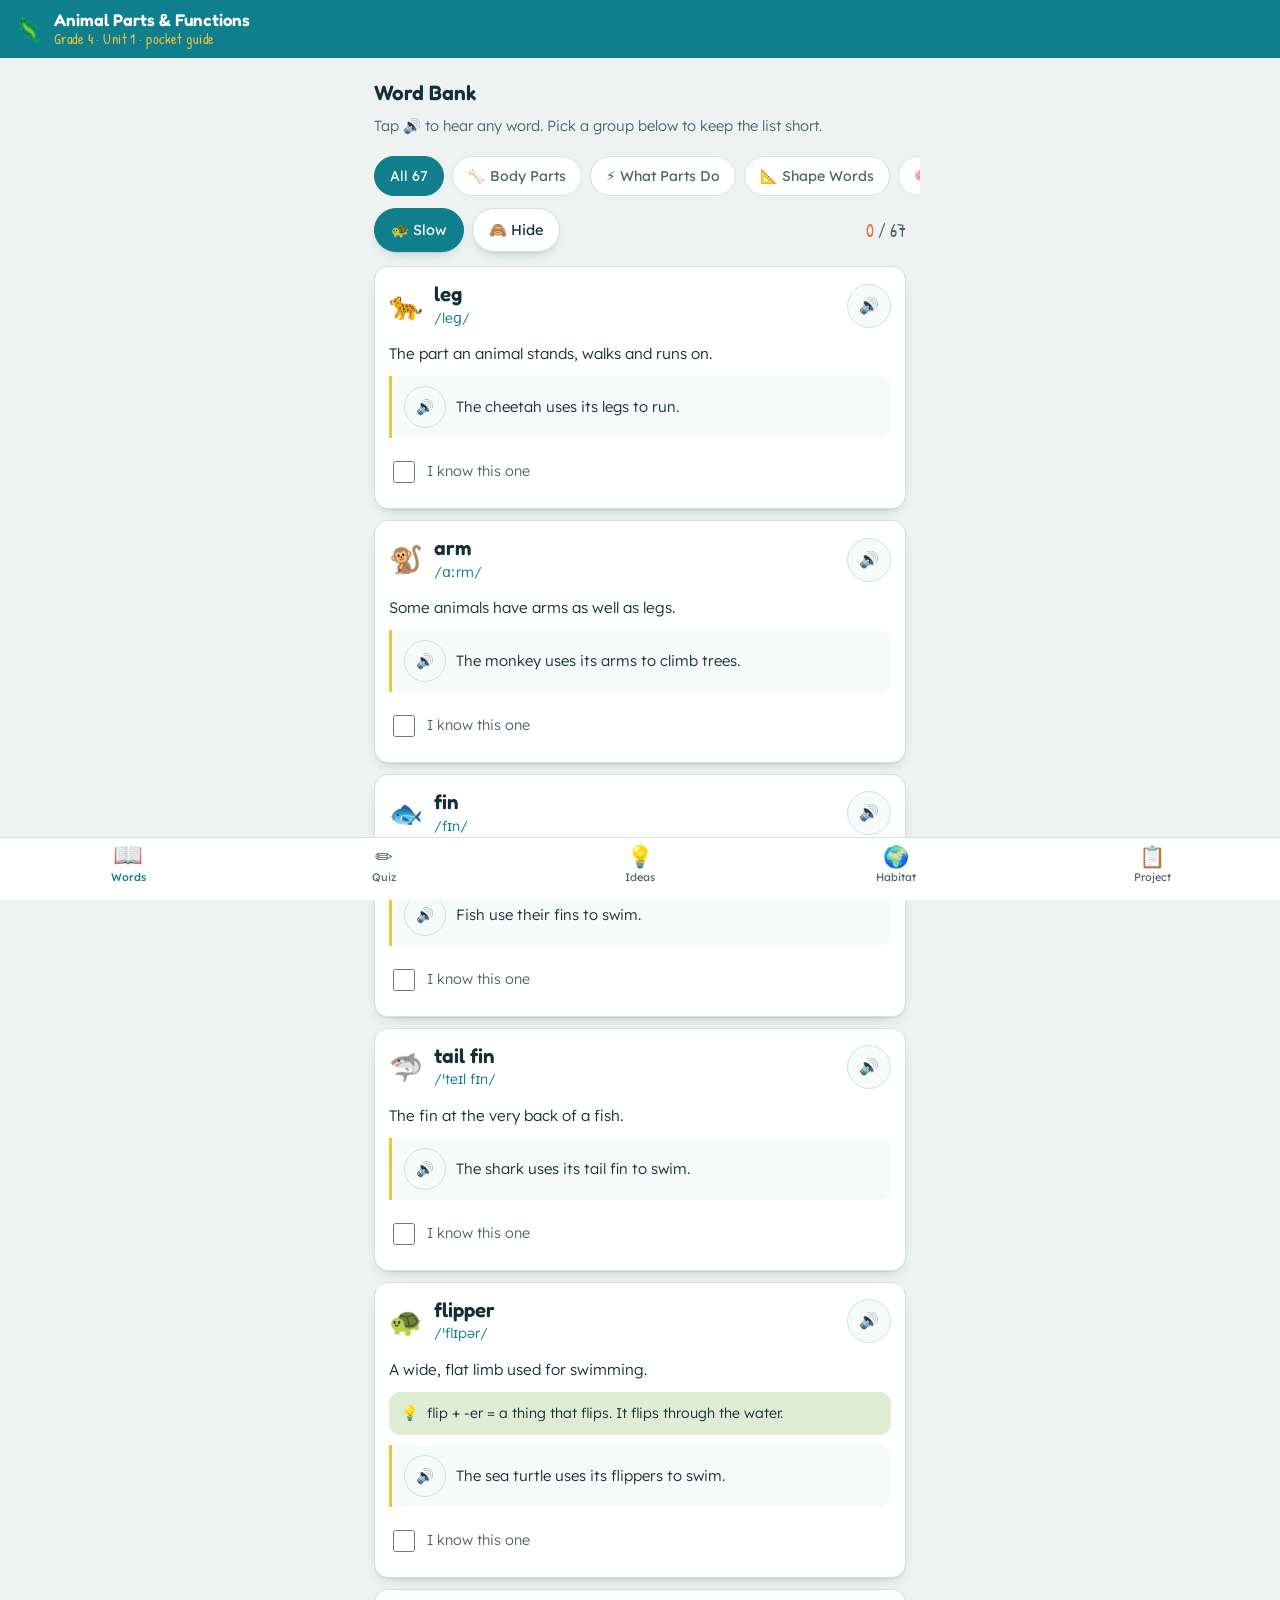
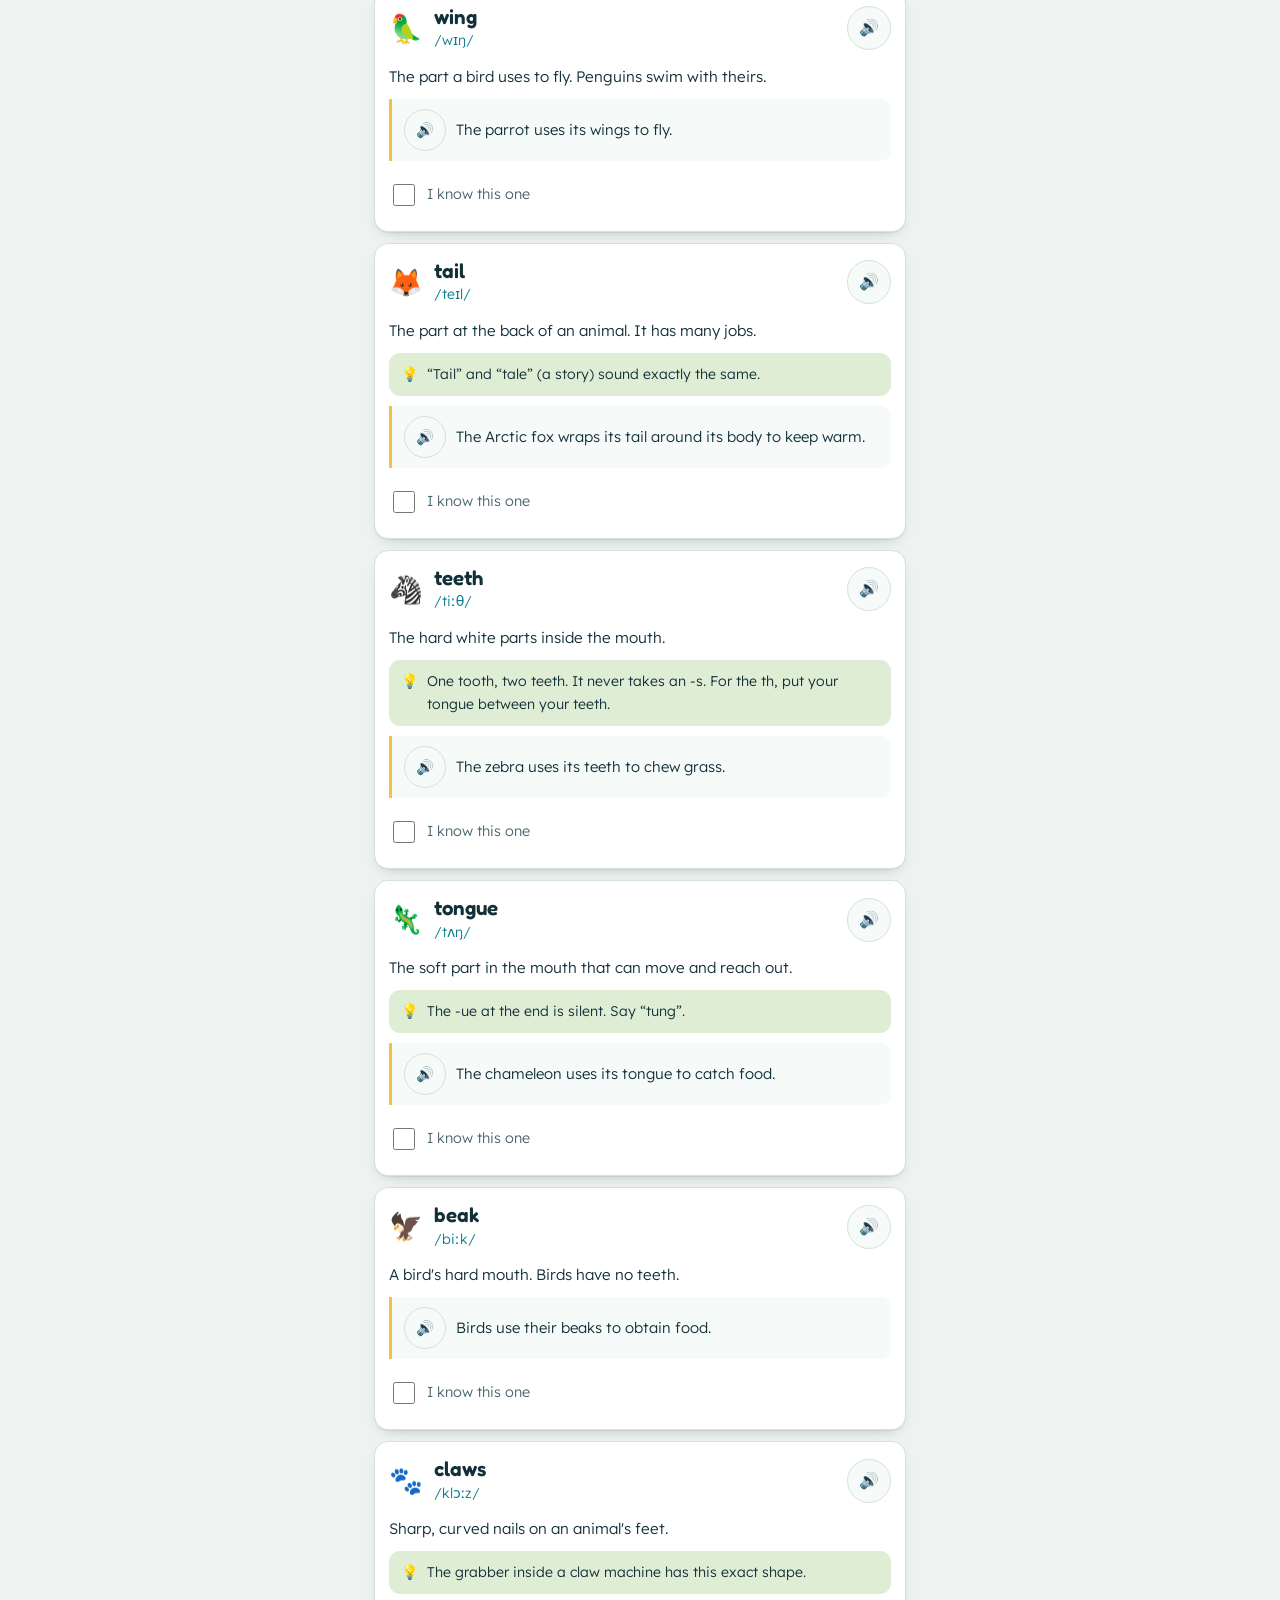
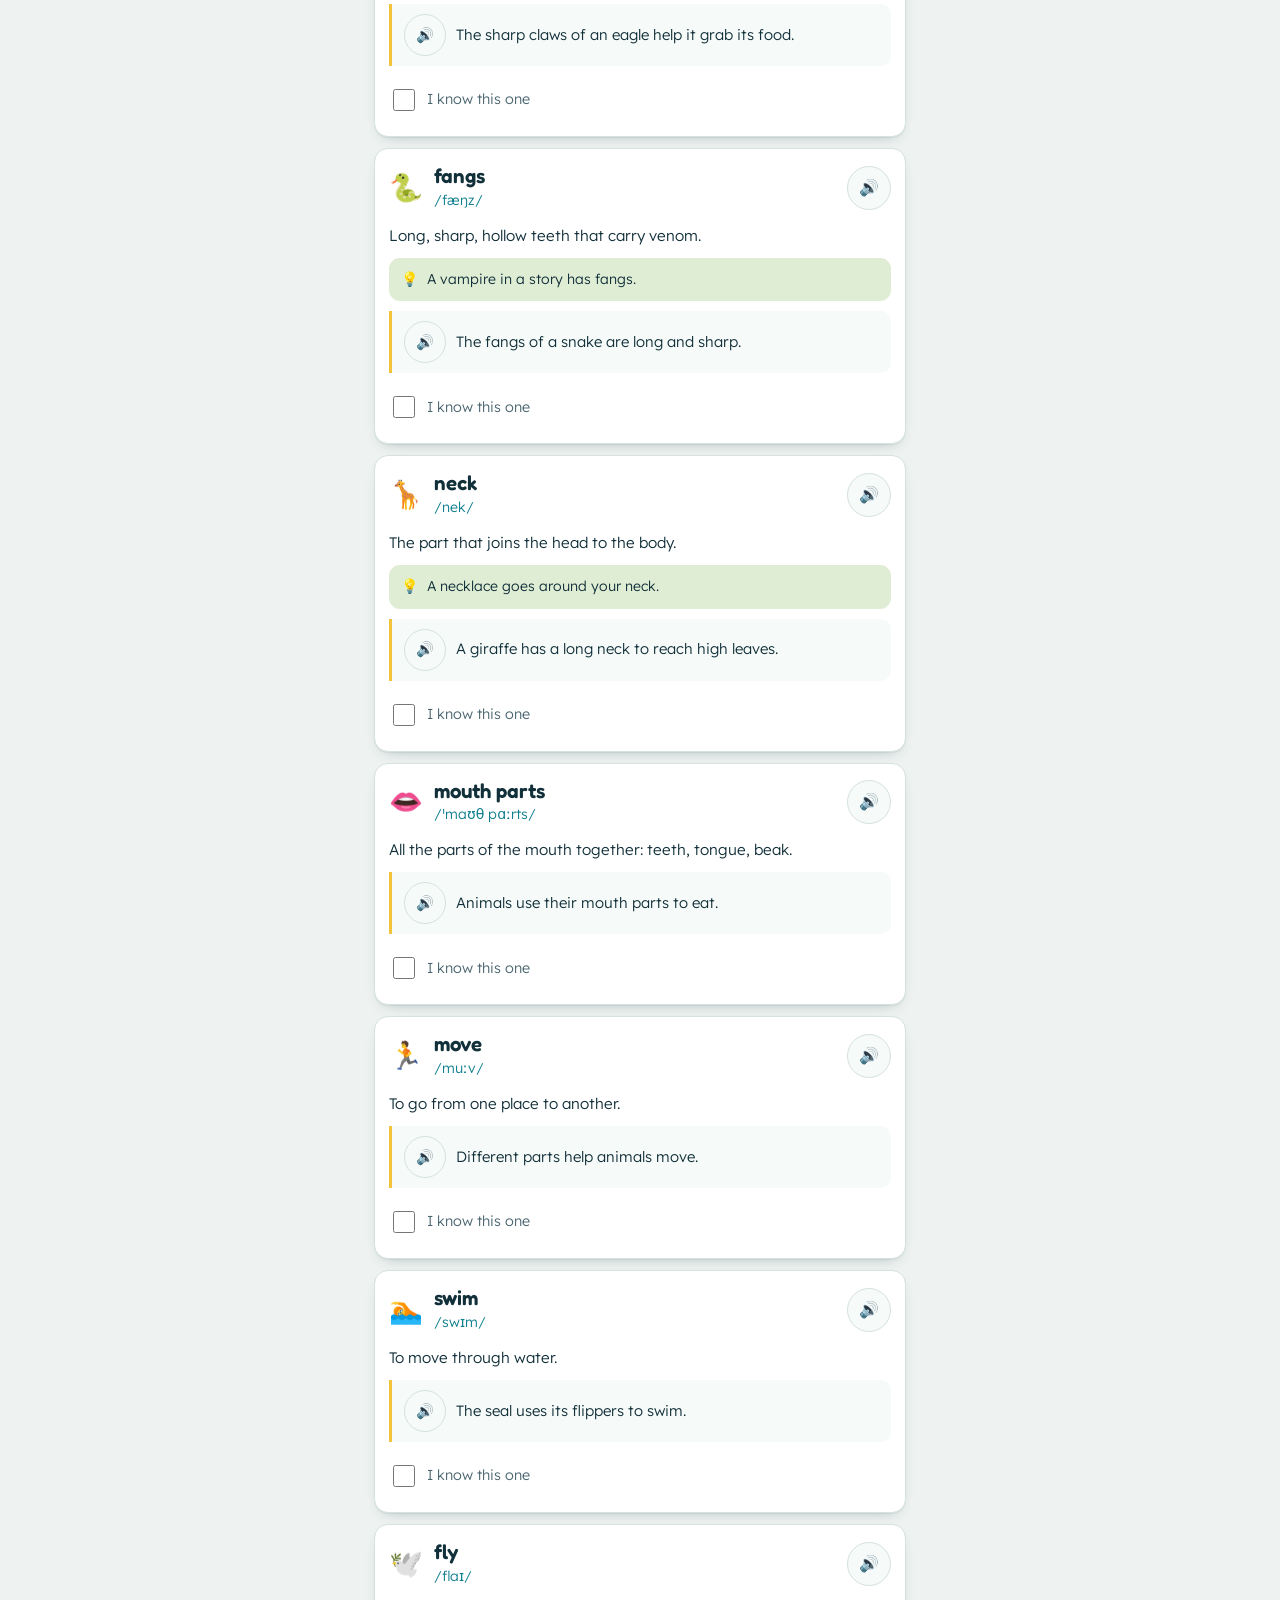
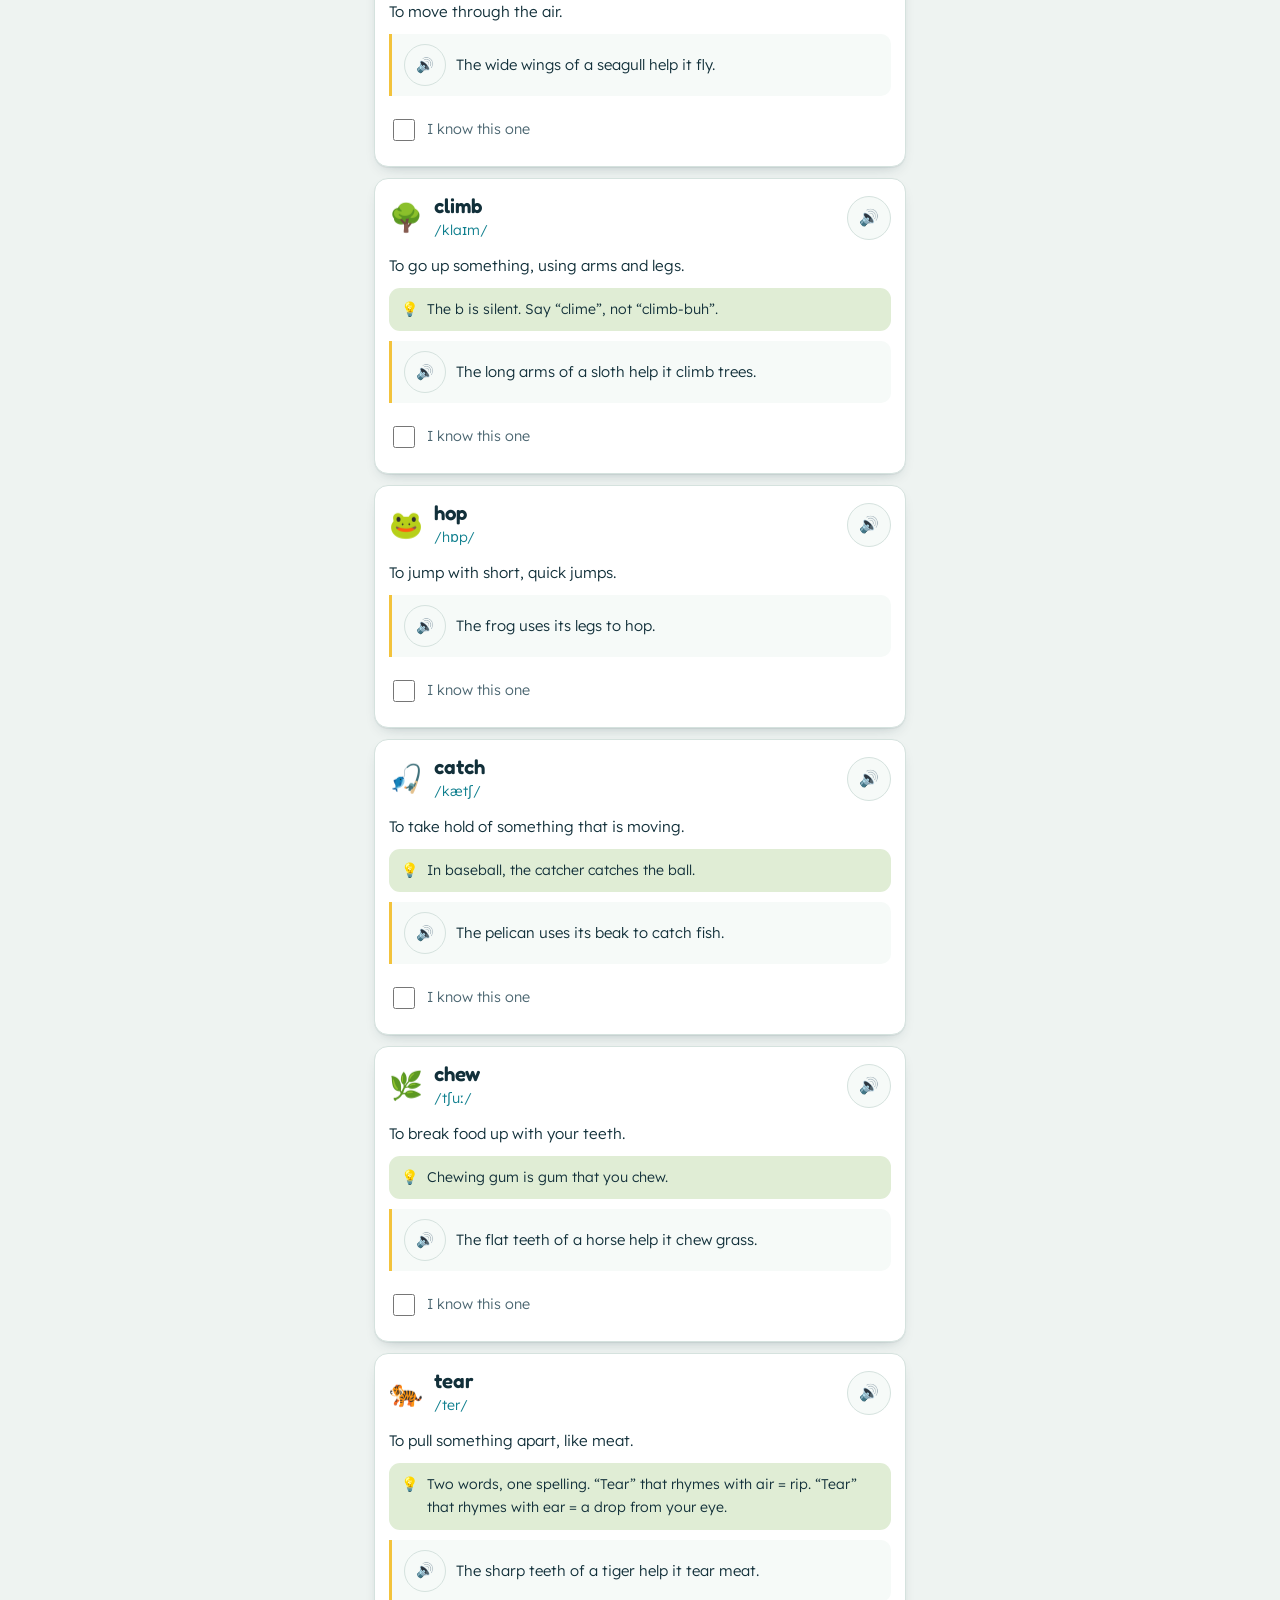
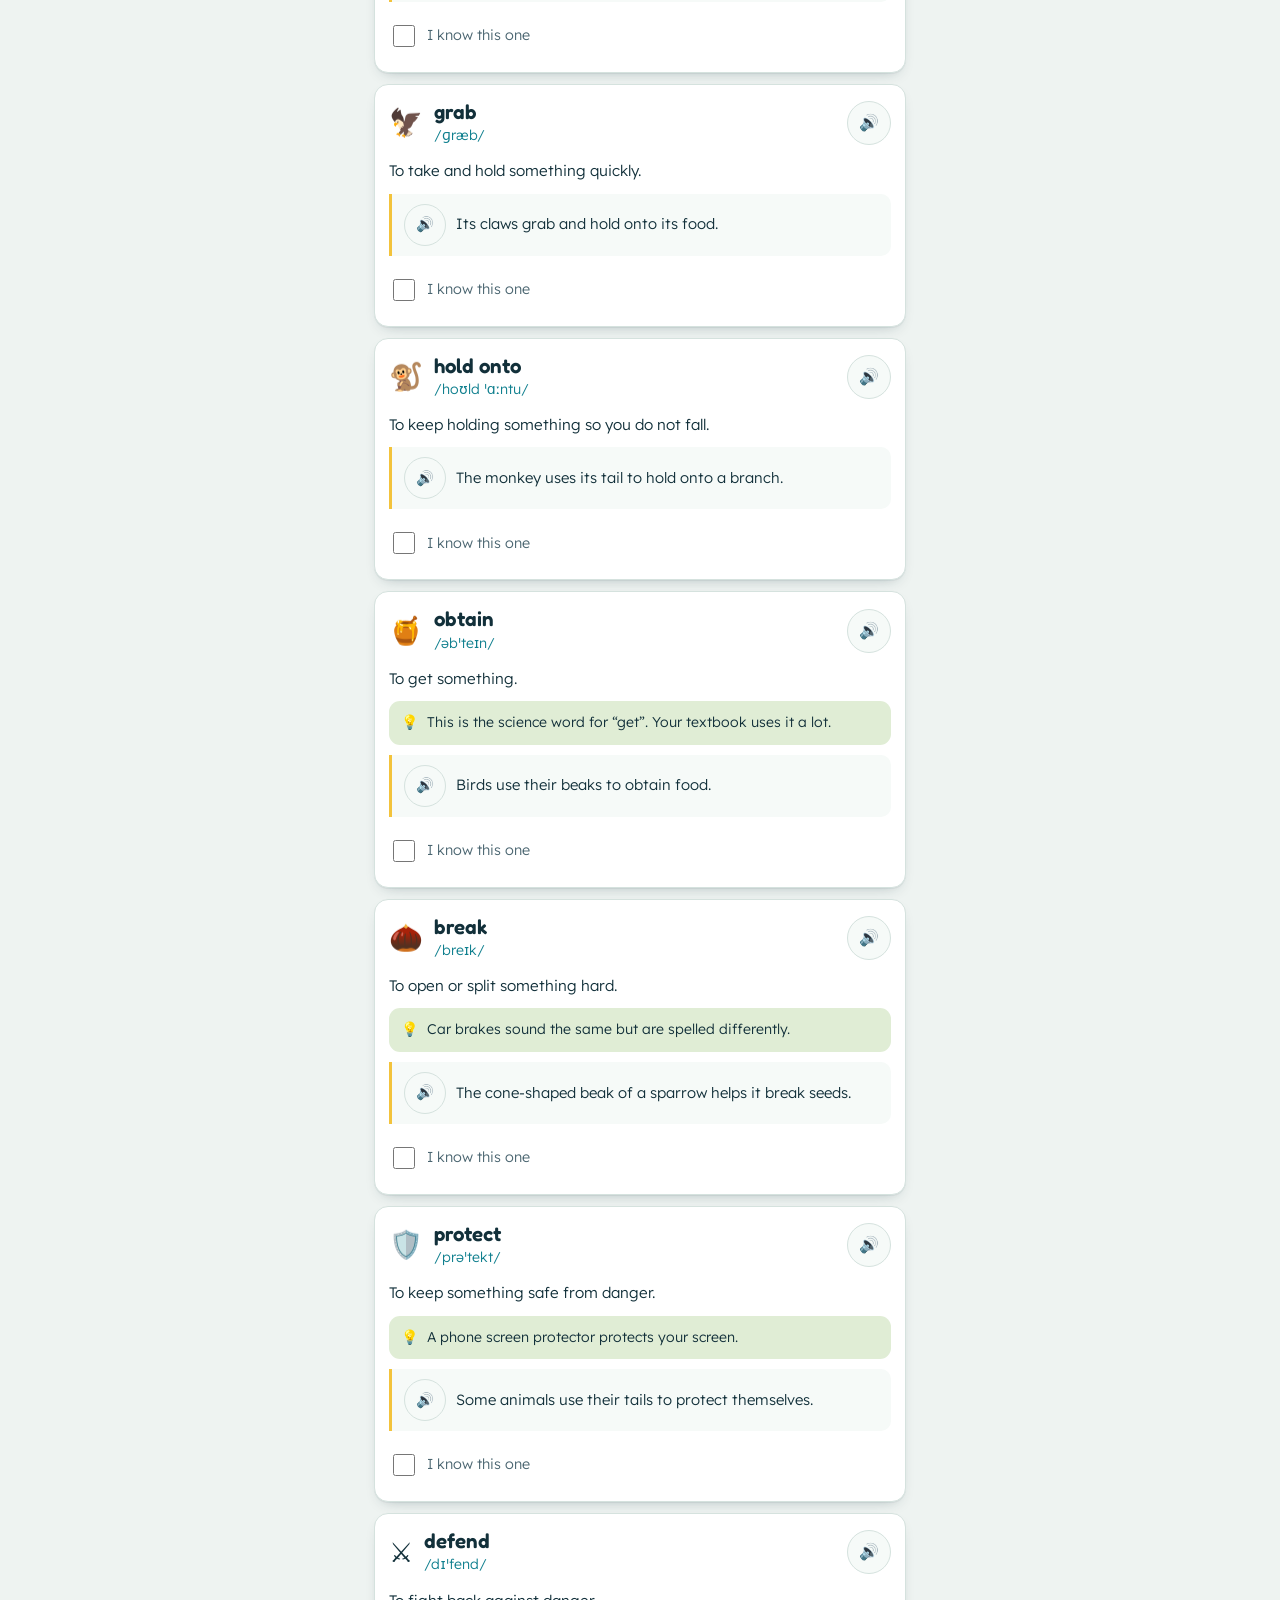
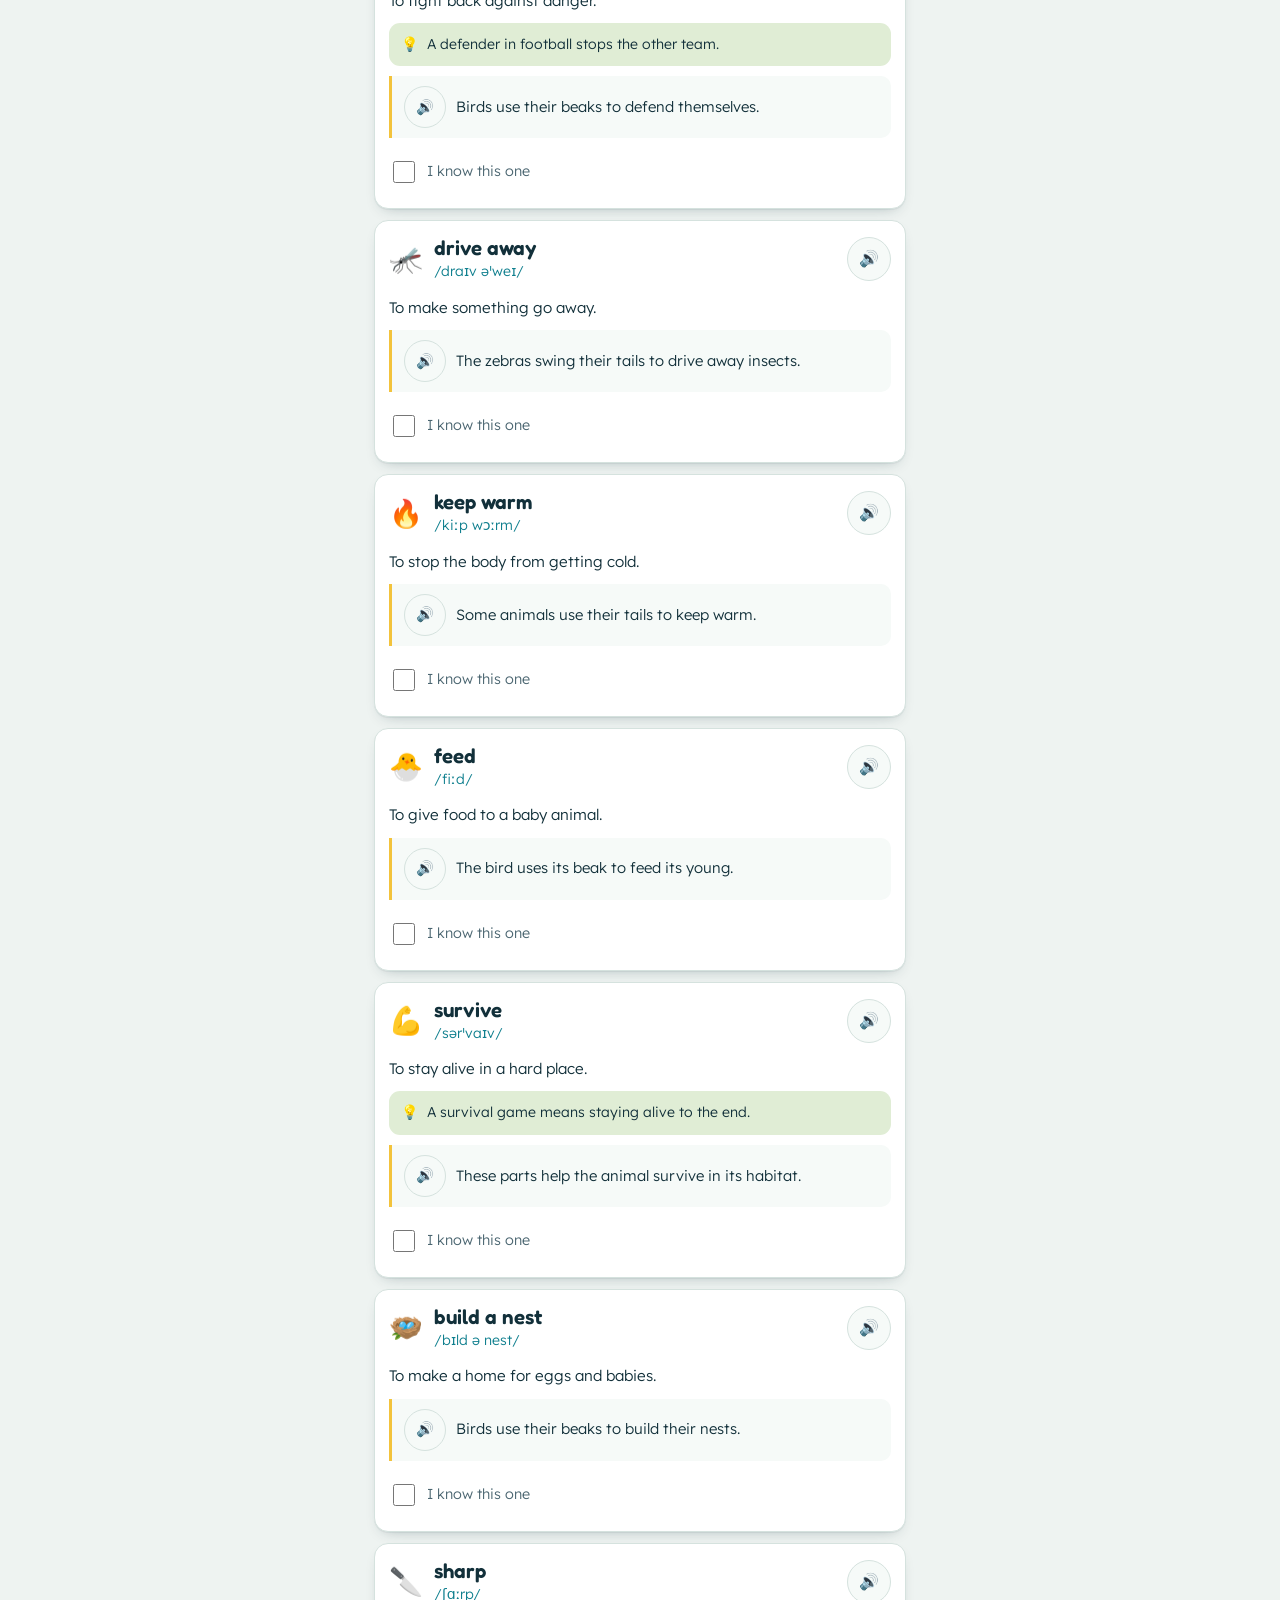
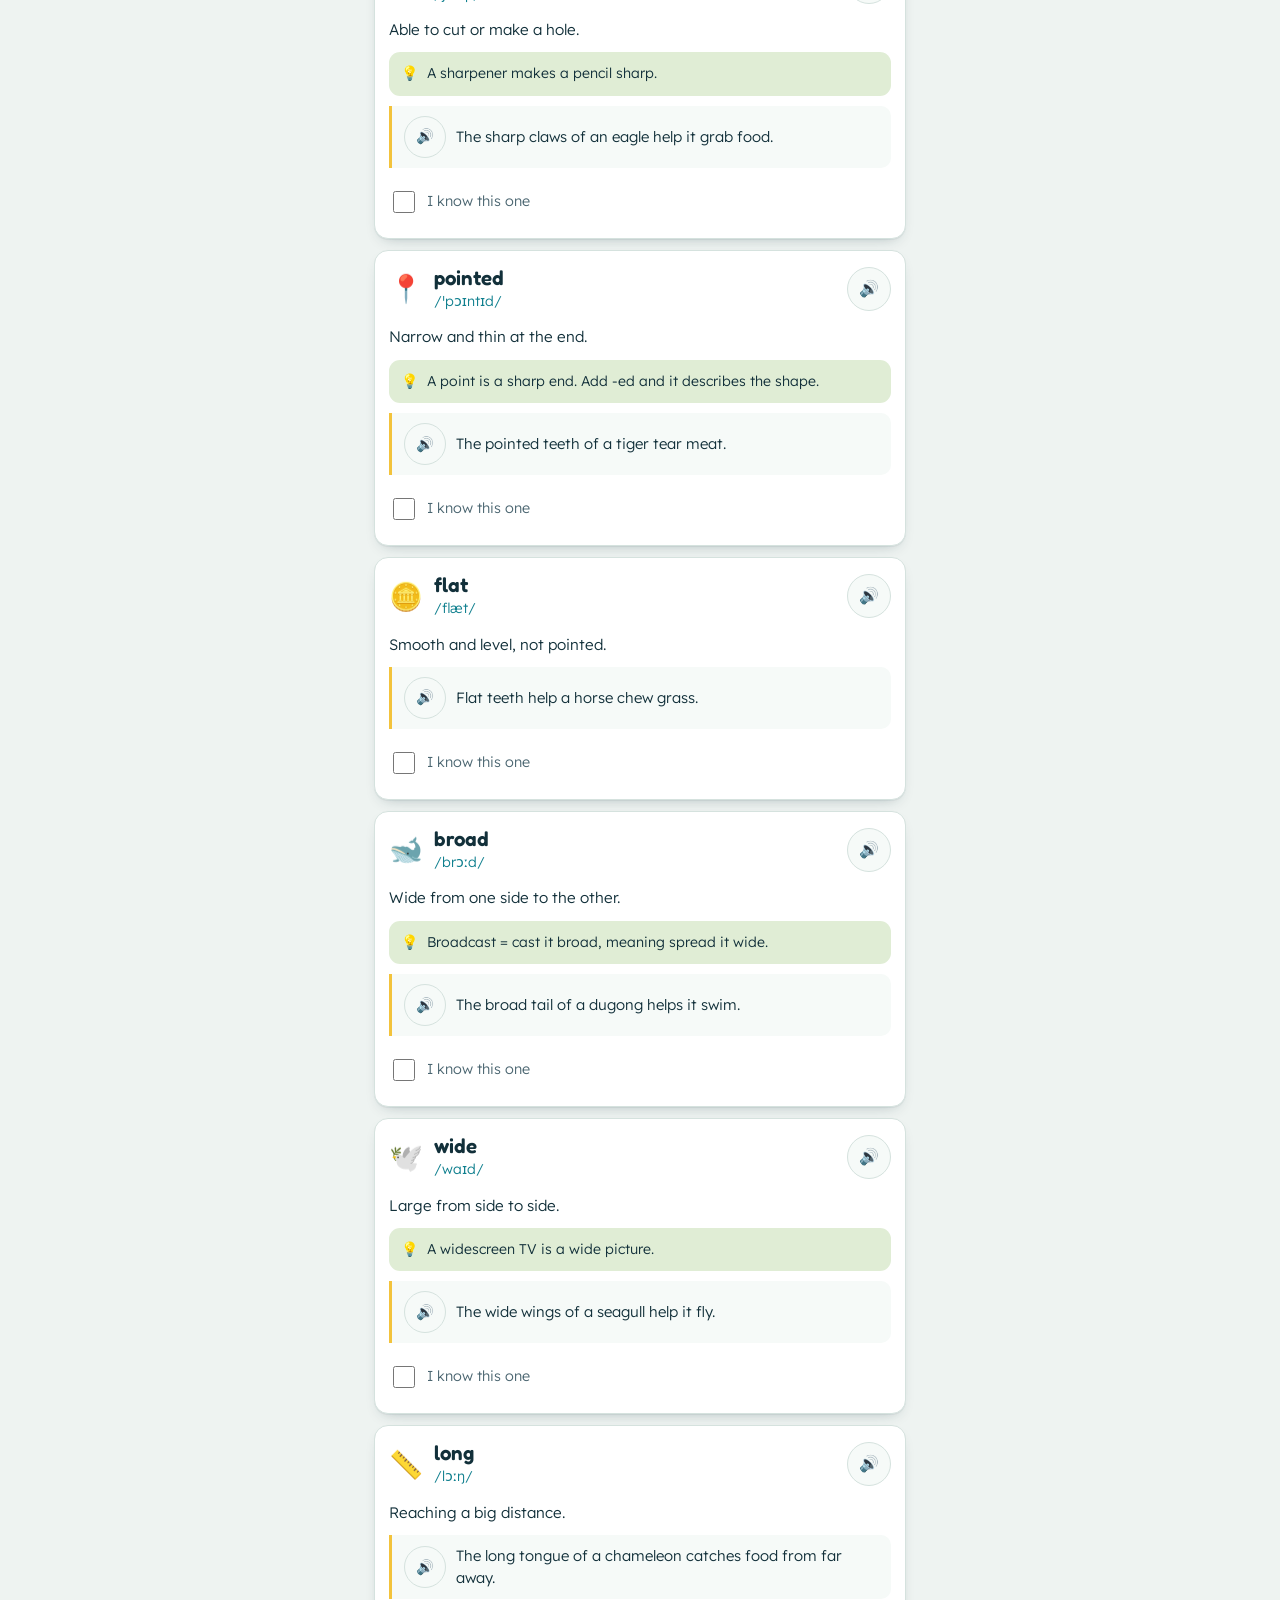
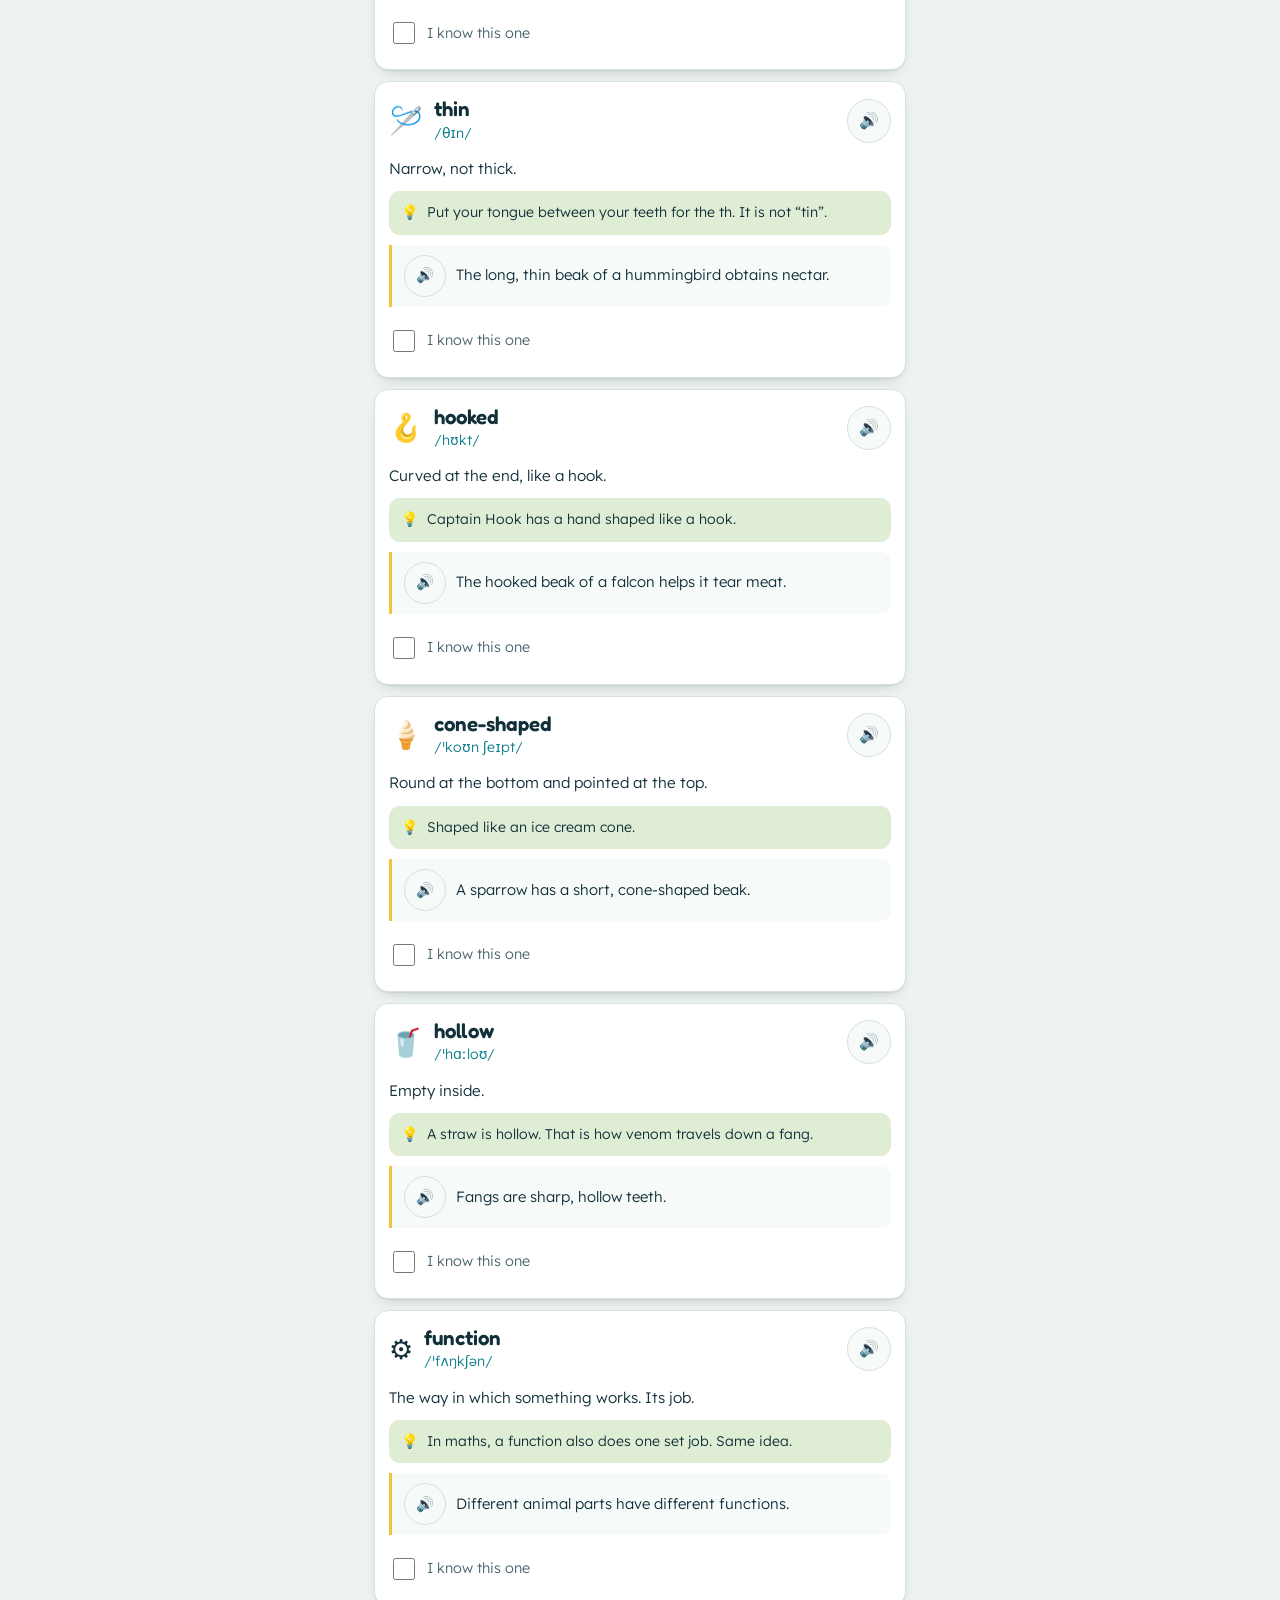
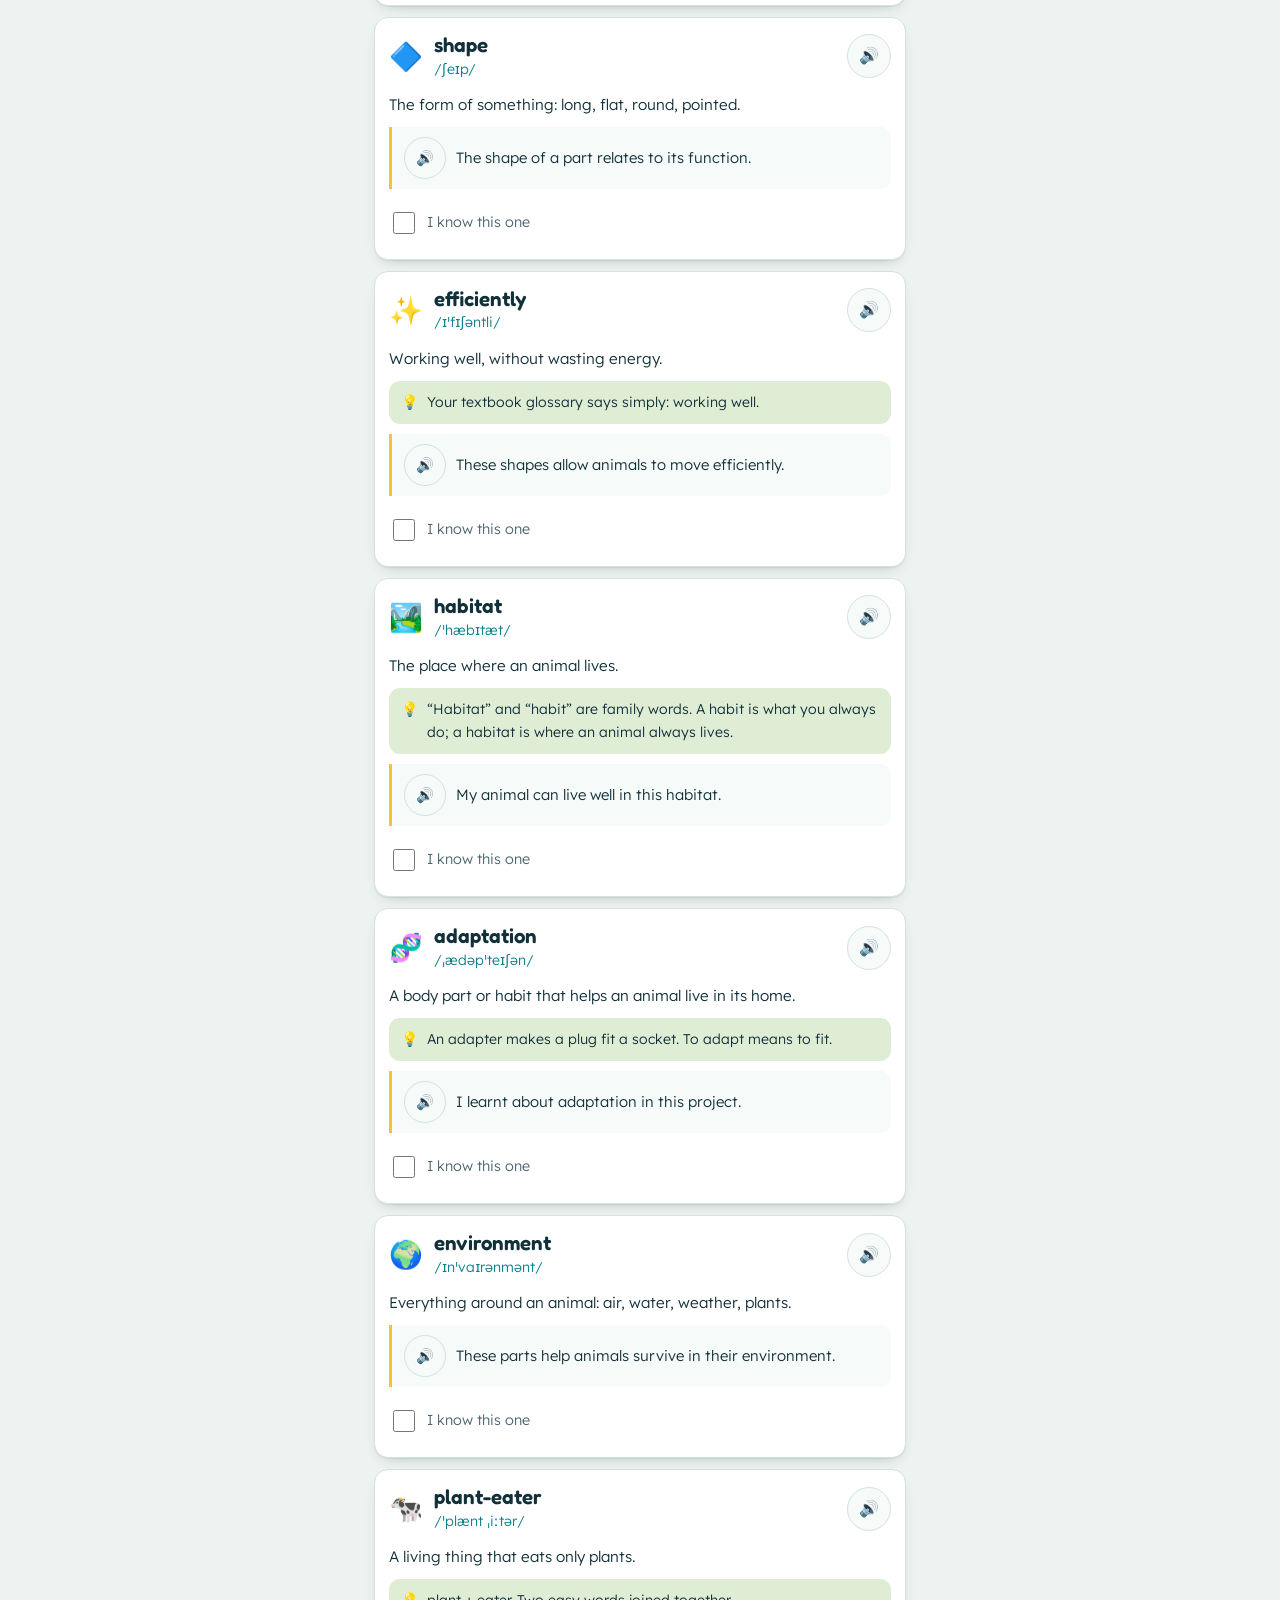
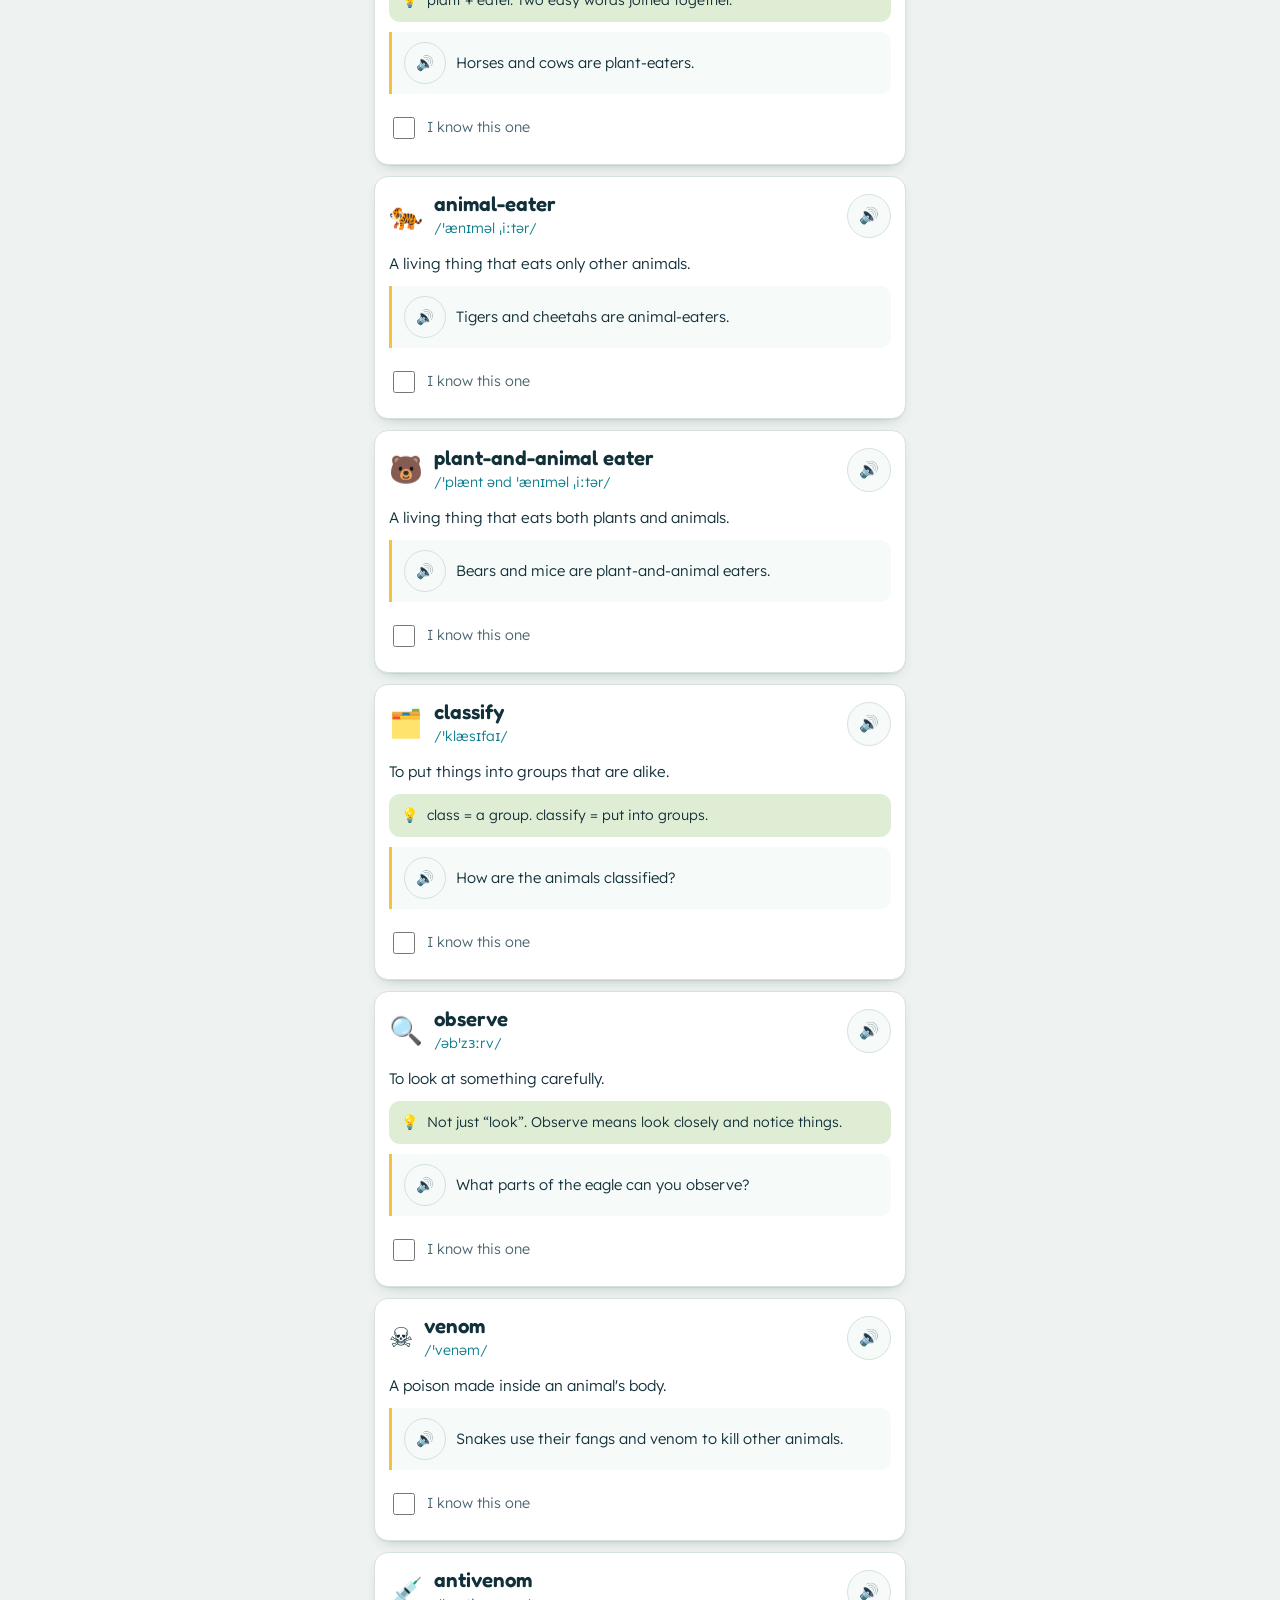
<file: science/index.html>
<!doctype html>
<html lang="en">
<head>
<meta charset="utf-8">
<meta name="viewport" content="width=device-width, initial-scale=1, viewport-fit=cover">
<meta name="description" content="Grade 4 Science, Unit 1: Animal Parts and Their Functions. Vocabulary with pronunciation and audio, a spelling quiz, habitat planner and project guide.">
<meta name="theme-color" content="#0F7F8E" media="(prefers-color-scheme: light)">
<meta name="theme-color" content="#0D1E24" media="(prefers-color-scheme: dark)">
<meta name="mobile-web-app-capable" content="yes">
<meta name="apple-mobile-web-app-capable" content="yes">
<meta name="apple-mobile-web-app-status-bar-style" content="black-translucent">
<meta name="apple-mobile-web-app-title" content="Animal Parts">
<link rel="icon" href="data:image/svg+xml,%3Csvg xmlns='http://www.w3.org/2000/svg' viewBox='0 0 100 100'%3E%3Ctext y='.9em' font-size='90'%3E%F0%9F%A6%8E%3C/text%3E%3C/svg%3E">
<link rel="apple-touch-icon" href="data:image/svg+xml,%3Csvg xmlns='http://www.w3.org/2000/svg' viewBox='0 0 100 100'%3E%3Ctext y='.9em' font-size='90'%3E%F0%9F%A6%8E%3C/text%3E%3C/svg%3E">
<style>
  :root{color-scheme:light dark}
  html{background:#EEF3F1}
  @media (prefers-color-scheme:dark){html:not([data-theme="light"]){background:#0D1E24}}
  html[data-theme="dark"]{background:#0D1E24}
  body{margin:0}
  img{max-width:100%}
  [hidden]{display:none!important}
</style>
<title>Animal Parts Pocket Guide</title>
<link rel="preconnect" href="https://fonts.googleapis.com">
<link rel="preconnect" href="https://fonts.gstatic.com" crossorigin>
<link rel="stylesheet" href="https://fonts.googleapis.com/css2?family=Fredoka:wght@400;500;600;700&family=Lexend:wght@300;400;500;600&family=Patrick+Hand&display=swap">
<style>
:root{
  --paper:#EEF3F1; --surface:#FFFFFF; --surface-2:#F6FAF8;
  --ink:#12303A; --ink-soft:#4A6570; --line:#D5E2DE;
  --teal:#0F7F8E; --teal-soft:#D6EEF0;
  --coral:#EE6A52; --coral-soft:#FDE2DB;
  --sun:#F3C33C; --sun-soft:#FCF0CE; --sun-ink:#7A5B08;
  --moss:#5B8C3E; --moss-soft:#E0EDD5;
  --shadow:0 1px 0 rgba(18,48,58,.05), 0 6px 16px -10px rgba(18,48,58,.45);
  --r:14px;
  --display:"Fredoka","Trebuchet MS",sans-serif;
  --body:"Lexend","Segoe UI",system-ui,sans-serif;
  --hand:"Patrick Hand","Comic Sans MS",cursive;
  --bar:calc(62px + env(safe-area-inset-bottom, 0px));
}
@media (prefers-color-scheme:dark){
  :root:not([data-theme="light"]){
    --paper:#0D1E24; --surface:#132B33; --surface-2:#17333C;
    --ink:#E7F1EE; --ink-soft:#9DB6BC; --line:#26454F;
    --teal:#4FC3D2; --teal-soft:#12414A;
    --coral:#FF8A72; --coral-soft:#4A2A24;
    --sun:#F6D06A; --sun-soft:#4A3D1A; --sun-ink:#F6D06A;
    --moss:#8FC46A; --moss-soft:#2A3D22;
    --shadow:0 1px 0 rgba(0,0,0,.2), 0 6px 16px -10px rgba(0,0,0,.85);
  }
}
:root[data-theme="dark"]{
  --paper:#0D1E24; --surface:#132B33; --surface-2:#17333C;
  --ink:#E7F1EE; --ink-soft:#9DB6BC; --line:#26454F;
  --teal:#4FC3D2; --teal-soft:#12414A;
  --coral:#FF8A72; --coral-soft:#4A2A24;
  --sun:#F6D06A; --sun-soft:#4A3D1A; --sun-ink:#F6D06A;
  --moss:#8FC46A; --moss-soft:#2A3D22;
  --shadow:0 1px 0 rgba(0,0,0,.2), 0 6px 16px -10px rgba(0,0,0,.85);
}

*{box-sizing:border-box;-webkit-tap-highlight-color:transparent}
body{background:var(--paper);color:var(--ink);font-family:var(--body);font-weight:300;font-size:16px;line-height:1.65;
     padding-bottom:var(--bar);-webkit-text-size-adjust:100%;overflow-x:hidden}
h1,h2,h3,h4,h5{text-wrap:balance;margin:0}
:focus-visible{outline:3px solid var(--coral);outline-offset:2px;border-radius:8px}
@media (prefers-reduced-motion:reduce){*{animation:none!important;transition:none!important}}
.app{max-width:560px;margin:0 auto;padding:0 14px}

/* ---- top bar ---- */
.top{position:sticky;top:0;z-index:30;background:var(--teal);color:#fff;
     padding:calc(10px + env(safe-area-inset-top,0px)) 14px 10px;display:flex;align-items:center;gap:10px}
.top .ttl{font-family:var(--display);font-weight:600;font-size:1.06rem;line-height:1.2;flex:1;min-width:0}
.top .ttl small{display:block;font-family:var(--hand);font-weight:400;font-size:.9rem;color:var(--sun);letter-spacing:.03em}
.top .em{font-size:1.5rem;line-height:1}

/* ---- screens ---- */
.screen{padding:18px 0 26px;animation:fade .18s ease}
@keyframes fade{from{opacity:0;transform:translateY(5px)}to{opacity:1;transform:none}}
.h{font-family:var(--display);font-weight:600;font-size:1.3rem;margin-bottom:4px}
.sub{color:var(--ink-soft);font-size:.92rem;margin:0 0 16px}
.h2{font-family:var(--display);font-weight:600;font-size:1.08rem;margin:26px 0 10px;display:flex;align-items:center;gap:8px}
.h2::before{content:"";width:4px;height:17px;border-radius:3px;background:var(--coral);flex:0 0 auto}

/* ---- chips ---- */
.chips{display:flex;gap:8px;overflow-x:auto;padding:2px 14px 12px;margin:0 -14px;scrollbar-width:none}
.chips::-webkit-scrollbar{display:none}
.chip{flex:0 0 auto;font-family:var(--body);font-weight:400;font-size:.88rem;background:var(--surface);
      border:1.5px solid var(--line);border-radius:999px;padding:9px 15px;color:var(--ink-soft);cursor:pointer;min-height:40px}
.chip[aria-pressed="true"]{background:var(--teal);border-color:var(--teal);color:#fff}

/* ---- buttons ---- */
.btn{font-family:var(--body);font-weight:400;font-size:.9rem;background:var(--surface);color:var(--ink);
     border:1.5px solid var(--line);border-radius:999px;padding:10px 16px;cursor:pointer;min-height:44px;box-shadow:var(--shadow)}
.btn[aria-pressed="true"]{background:var(--teal);border-color:var(--teal);color:#fff}
.row{display:flex;gap:8px;flex-wrap:wrap;align-items:center;margin-bottom:14px}
.tally{font-family:var(--hand);font-size:1.1rem;color:var(--ink-soft);margin-left:auto}
.tally b{color:var(--coral);font-weight:400}
.spk{flex:0 0 auto;border:1.5px solid var(--line);background:var(--surface-2);color:var(--teal);
     width:44px;height:44px;border-radius:50%;cursor:pointer;display:inline-grid;place-items:center;font-size:1rem;padding:0;line-height:1}
.spk.on{background:var(--coral);border-color:var(--coral);color:#fff}
.spk.sm{width:42px;height:42px;font-size:.9rem}
.no-audio{display:none;background:var(--sun-soft);border:1.5px solid var(--sun);border-radius:12px;padding:11px 13px;font-size:.88rem;margin-bottom:14px}
body.no-speech .no-audio{display:block}
body.no-speech .spk{display:none}

/* ---- word cards ---- */
.cards{display:flex;flex-direction:column;gap:11px}
.card{background:var(--surface);border:1.5px solid var(--line);border-radius:var(--r);padding:14px;box-shadow:var(--shadow);position:relative}
.card.known{border-color:var(--moss);background:var(--surface-2)}
.card.known::after{content:"\2713";position:absolute;top:12px;right:13px;background:var(--moss);color:#fff;
     width:22px;height:22px;border-radius:50%;display:grid;place-items:center;font-size:.78rem}
.ctop{display:flex;align-items:center;gap:11px}
.ctop .em{font-size:1.7rem;line-height:1;flex:0 0 auto}
.ctop .nm{flex:1;min-width:0}
.word{font-family:var(--display);font-weight:600;font-size:1.28rem;line-height:1.25}
.ipa{font-size:.88rem;color:var(--teal)}
.mean{font-size:.95rem;margin:11px 0 0}
.hook{margin-top:10px;background:var(--moss-soft);border-radius:11px;padding:10px 12px;font-size:.88rem;display:flex;gap:8px}
.hook::before{content:"\1F4A1";flex:0 0 auto}
.ex{margin-top:10px;background:var(--surface-2);border-left:3px solid var(--sun);border-radius:0 10px 10px 0;
    padding:10px 12px;display:flex;gap:10px;align-items:center}
.ex span{font-size:.93rem;line-height:1.5}
.tick{margin-top:12px;display:flex;align-items:center;gap:9px;font-size:.9rem;color:var(--ink-soft);cursor:pointer;
      min-height:44px;user-select:none}
.tick input{accent-color:var(--moss);width:22px;height:22px;cursor:pointer;flex:0 0 auto}
body.hide-mean .mean,body.hide-mean .hook{visibility:hidden}

/* ---- generic panel ---- */
.panel{background:var(--surface);border:1.5px solid var(--line);border-radius:var(--r);padding:16px;box-shadow:var(--shadow)}
.panel + .panel{margin-top:11px}
.panel h4{font-family:var(--display);font-weight:600;font-size:1.08rem;margin-bottom:7px}
.panel p{margin:0 0 10px;font-size:.94rem}
.tagline{font-family:var(--hand);font-size:1.15rem;color:var(--coral);margin-bottom:2px}
.formula{background:var(--teal);color:#fff;border-radius:11px;padding:12px 14px;font-family:var(--display);
         font-weight:500;font-size:1rem;line-height:1.5}
.formula em{font-style:normal;background:rgba(255,255,255,.22);border-radius:5px;padding:1px 7px;display:inline-block}
.note{background:var(--sun-soft);border:1.5px solid var(--sun);border-radius:11px;padding:11px 13px;margin-top:11px;font-size:.88rem}
.note b{color:var(--coral);font-weight:500}
.pill{display:inline-block;border-radius:999px;padding:3px 12px;font-size:.82rem;margin-bottom:8px}
.p-plant{background:var(--moss-soft);color:var(--moss)}
.p-meat{background:var(--coral-soft);color:var(--coral)}
.p-both{background:var(--sun-soft);color:var(--sun-ink)}
.kv{display:flex;gap:8px;font-size:.9rem;padding:5px 0;border-top:1px dashed var(--line)}
.kv b{font-weight:500;color:var(--ink-soft);flex:0 0 88px}

/* ---- habitat ---- */
.hgrid{display:grid;grid-template-columns:1fr 1fr;gap:9px;margin-bottom:14px}
.hbtn{font-family:var(--display);font-weight:500;font-size:.92rem;background:var(--surface);border:1.5px solid var(--line);
      border-radius:var(--r);padding:13px 8px;cursor:pointer;color:var(--ink);box-shadow:var(--shadow);min-height:76px}
.hbtn .ic{font-size:1.7rem;display:block;line-height:1;margin-bottom:5px}
.hbtn[aria-pressed="true"]{background:var(--teal);color:#fff;border-color:var(--teal)}
.facts{display:flex;flex-wrap:wrap;gap:6px;margin:10px 0 16px}
.facts span{background:var(--surface-2);border:1px solid var(--line);border-radius:999px;padding:4px 11px;font-size:.82rem}
.hh{font-family:var(--display);font-weight:600;font-size:1rem;margin:16px 0 9px;display:flex;align-items:center;gap:8px}
.hh::before{content:"";width:10px;height:10px;border-radius:50%;flex:0 0 auto}
.hh.prob::before{background:var(--coral)}
.hh.sol::before{background:var(--moss)}
.hlist{margin:0;padding-left:20px;display:flex;flex-direction:column;gap:9px}
.hlist li{font-size:.93rem}
.hlist b{font-weight:500}

/* ---- trail ---- */
.step{background:var(--surface);border:1.5px solid var(--line);border-radius:var(--r);padding:14px;box-shadow:var(--shadow)}
.step + .step{margin-top:10px}
.stop{display:flex;align-items:center;gap:10px;margin-bottom:6px}
.stop .num{font-family:var(--display);font-weight:600;font-size:.95rem;color:#fff;background:var(--coral);
     border-radius:9px;min-width:34px;height:32px;display:grid;place-items:center;flex:0 0 auto;padding:0 7px}
.step.out .stop .num{background:var(--teal)}
.stop .pg{font-family:var(--hand);color:var(--coral);font-size:1.05rem}
.step.out .stop .pg{color:var(--teal)}
.step h5{font-family:var(--display);font-weight:600;font-size:1rem;margin-bottom:4px}
.step p{margin:0;font-size:.92rem;color:var(--ink-soft)}
.step .look{margin-top:9px;background:var(--sun-soft);border-radius:10px;padding:10px 12px;font-size:.88rem}
.step .look b{color:var(--coral);font-weight:500}

/* ---- frames ---- */
.frame{background:var(--surface);border:1.5px solid var(--line);border-left:5px solid var(--teal);
       border-radius:8px var(--r) var(--r) 8px;padding:14px;box-shadow:var(--shadow)}
.frame + .frame{margin-top:10px}
.frame .use{font-family:var(--hand);font-size:1.1rem;color:var(--teal);margin-bottom:5px}
.frame .f{font-family:var(--display);font-weight:400;font-size:1rem;line-height:1.7}
.blank{display:inline-block;min-width:62px;border-bottom:2.5px dotted var(--coral);height:1.05em;vertical-align:-2px;margin:0 3px}
.frame .eg{margin-top:10px;padding-top:9px;border-top:1px dashed var(--line);font-size:.89rem;color:var(--ink-soft);
           display:flex;gap:9px;align-items:center}

/* ---- checklist ---- */
.final{background:var(--teal);color:#fff;border-radius:var(--r);padding:18px}
.final h4{font-family:var(--display);font-weight:600;font-size:1.15rem;margin-bottom:3px}
.final .s{font-size:.88rem;color:rgba(255,255,255,.85);margin-bottom:14px}
.final ul{list-style:none;margin:0;padding:0;display:flex;flex-direction:column;gap:8px}
.final li{background:rgba(255,255,255,.14);border:1px solid rgba(255,255,255,.24);border-radius:11px;
          padding:11px 13px;font-size:.9rem;display:flex;gap:10px}
.final li .b{font-family:var(--hand);font-size:1.05rem;color:var(--sun);flex:0 0 auto}

/* ---- quiz ---- */
.quiz{background:var(--surface);border:1.5px solid var(--line);border-radius:var(--r);box-shadow:var(--shadow);overflow:hidden}
.qbar{height:6px;background:var(--surface-2)}
.qbar i{display:block;height:100%;background:var(--teal);width:0;transition:width .3s ease}
.qbody{padding:16px}
.qmeta{display:flex;justify-content:space-between;align-items:center;gap:8px;flex-wrap:wrap;margin-bottom:13px;font-size:.82rem;color:var(--ink-soft)}
.qkind{background:var(--teal-soft);color:var(--teal);border-radius:999px;padding:3px 11px;font-size:.78rem}
.qsc{font-family:var(--hand);font-size:1.05rem}
.qsc b{color:var(--moss);font-weight:400}.qsc i{color:var(--coral);font-style:normal}
.qdef{font-size:1.1rem;line-height:1.55;margin:0 0 12px}
.qhint{background:var(--moss-soft);border-radius:11px;padding:10px 12px;font-size:.88rem;margin-bottom:12px;display:flex;gap:8px}
.qhint::before{content:"\1F4A1";flex:0 0 auto}
.qsent{background:var(--surface-2);border-left:3px solid var(--sun);border-radius:0 10px 10px 0;padding:10px 12px;
       font-size:.93rem;margin-bottom:9px;display:flex;gap:10px;align-items:center}
.qsent u{text-decoration:none;border-bottom:2.5px dotted var(--coral);padding:0 18px;margin:0 2px}
.qsent .nb{white-space:nowrap}
.qshape{font-family:var(--hand);font-size:1.35rem;letter-spacing:.2em;color:var(--ink-soft);min-height:1.4em;margin-bottom:12px}
.qin{width:100%;font-family:var(--display);font-weight:500;font-size:17px;padding:14px 15px;border:2px solid var(--line);
     border-radius:12px;background:var(--surface-2);color:var(--ink);margin-bottom:10px}
.qin:focus{outline:none;border-color:var(--teal)}
.quiz.good .qin{border-color:var(--moss);background:var(--moss-soft)}
.quiz.bad .qin{border-color:var(--coral);background:var(--coral-soft);animation:shake .3s}
@keyframes shake{25%{transform:translateX(-5px)}75%{transform:translateX(5px)}}
.qacts{display:flex;gap:9px;align-items:center}
.qgo{flex:1;font-family:var(--display);font-weight:600;font-size:1.02rem;background:var(--teal);color:#fff;border:none;
     border-radius:12px;padding:14px;cursor:pointer;min-height:50px}
.qskip{font-family:var(--body);font-size:.88rem;background:none;border:none;color:var(--ink-soft);
       text-decoration:underline;cursor:pointer;padding:12px 6px;min-height:44px;flex:0 0 auto}
.qmsg{margin-top:12px;font-size:.94rem;min-height:1.4em}
.qmsg .ok{color:var(--moss);font-weight:500}
.qmsg .no{color:var(--coral);font-weight:500}
.qmsg .ans{font-family:var(--display);font-weight:600;font-size:1.15rem;color:var(--ink);display:block;margin-top:3px}
.qend{text-align:center;padding:26px 16px}
.qend .big{font-family:var(--display);font-weight:700;font-size:2.8rem;color:var(--teal);line-height:1}
.qend .lbl{color:var(--ink-soft);margin-bottom:15px}
.qend .missed{background:var(--surface-2);border-radius:12px;padding:13px;margin-bottom:15px;text-align:left}
.qend .missed h5{font-family:var(--display);font-weight:600;font-size:.94rem;margin-bottom:7px}
.qend .missed span{display:inline-block;background:var(--coral-soft);color:var(--coral);border-radius:999px;
                   padding:3px 11px;margin:3px 3px 0 0;font-size:.87rem}
.qend .acts{display:flex;flex-direction:column;gap:9px}

/* ---- tab bar ---- */
.tabs{position:fixed;left:0;right:0;bottom:0;z-index:40;background:var(--surface);border-top:1.5px solid var(--line);
      display:flex;padding-bottom:env(safe-area-inset-bottom,0px)}
.tab{flex:1;background:none;border:none;cursor:pointer;padding:8px 2px 9px;color:var(--ink-soft);
     font-family:var(--body);font-size:.68rem;font-weight:400;display:flex;flex-direction:column;align-items:center;gap:3px;min-height:62px}
.tab .ic{font-size:1.32rem;line-height:1;transition:transform .15s ease}
.tab[aria-selected="true"]{color:var(--teal);font-weight:500}
.tab[aria-selected="true"] .ic{transform:translateY(-2px) scale(1.14)}
.foot{text-align:center;font-family:var(--hand);font-size:1.05rem;color:var(--ink-soft);padding:22px 0 6px}
</style>

</head>
<body>
<header class="top">
  <span class="em">🦎</span>
  <div class="ttl">Animal Parts &amp; Functions<small>Grade 4 · Unit 1 · pocket guide</small></div>
</header>

<div class="app">

  <div class="screen" id="sc-words">
    <div class="h">Word Bank</div>
    <p class="sub">Tap 🔊 to hear any word. Pick a group below to keep the list short.</p>
    <div class="no-audio">🔇 This browser cannot read words aloud. Everything else still works.</div>
    <div class="chips" id="wChips"></div>
    <div class="row">
      <button class="btn" id="speed" aria-pressed="true">🐢 Slow</button>
      <button class="btn" id="hideMean" aria-pressed="false">🙈 Hide</button>
      <span class="tally" id="tally"></span>
    </div>
    <div class="cards" id="wordZone"></div>
  </div>

  <div class="screen" id="sc-quiz" hidden>
    <div class="h">Spelling Quiz</div>
    <p class="sub">Read the clue, then type the word. Stuck? Tap 🔊 or Skip.</p>
    <div class="chips" id="qChips"></div>
    <div class="quiz" id="quiz"><div class="qbar"><i id="qBar"></i></div><div class="qbody" id="qBody"></div></div>
  </div>

  <div class="screen" id="sc-ideas" hidden>
    <div class="h">Two Big Ideas</div>
    <p class="sub">The whole unit is just these two sentences.</p>
    <div class="panel">
      <div class="tagline">1.1 — every part has a job</div>
      <h4>Different parts do different jobs</h4>
      <p>Animals have many parts: legs, fins, wings, tails, teeth, tongues and beaks. Each part has a <strong>function</strong>. A function is the job that a part does.</p>
      <div class="formula">The <em>animal</em> uses its <em>part</em> to <em>do something</em>.</div>
      <div class="note">📌 Almost every sentence in the textbook has this shape. Learn it once and your report writes itself.</div>
    </div>
    <div class="panel">
      <div class="tagline">1.2 — the shape explains the job</div>
      <h4>The shape fits the function</h4>
      <p>Parts come in different <strong>shapes</strong>. The shape is never an accident. It helps the animal move <strong>efficiently</strong> or obtain food.</p>
      <div class="formula">The <em>long, sharp</em> beak helps it <em>catch fish</em>.</div>
      <div class="note">📌 This is where the marks are. <em>"It has a tail"</em> is level 1. <b><em>"It has a long, thick tail, so it can wrap it around its body to keep warm"</em></b> is level 5.</div>
    </div>

    <div class="h2">Teeth — food decides the shape</div>
    <div id="teethZone"></div>
    <div class="h2">Beaks — food decides the shape</div>
    <div id="beakZone"></div>
  </div>

  <div class="screen" id="sc-hab" hidden>
    <div class="h">Pick Your Habitat</div>
    <p class="sub">Find the problems of living there first. Then invent a body part that solves each one.</p>
    <div class="hgrid" id="hBtns"></div>
    <div class="panel" id="hPanel"></div>
  </div>

  <div class="screen" id="sc-proj" hidden>
    <div class="h">Your Project</div>
    <p class="sub">Read in this order, then build your sentences.</p>
    <div class="h2">Read this first</div>
    <div id="trail"></div>
    <div class="h2">Sentence builder</div>
    <div id="frames"></div>
    <div class="h2">Before you hand it in</div>
    <div class="final">
      <h4>Final Checklist</h4>
      <div class="s">Four criteria, five marks each. Twenty in total.</div>
      <ul>
        <li><span class="b">01</span><span>Five special parts, each with a label?</span></li>
        <li><span class="b">02</span><span>For each part: <strong>what it does</strong> AND <strong>why that helps</strong>?</span></li>
        <li><span class="b">03</span><span>Did you describe the <strong>shape</strong>? (long, sharp, flat, wide…)</span></li>
        <li><span class="b">04</span><span>Does every part connect to <strong>your habitat</strong>?</span></li>
        <li><span class="b">05</span><span>Is the model, drawing or collage <strong>finished</strong>?</span></li>
        <li><span class="b">06</span><span>Report has the <strong>name, habitat and five parts</strong>?</span></li>
        <li><span class="b">07</span><span>Answered all <strong>six reflection questions</strong>?</span></li>
        <li><span class="b">08</span><span>Practised the talk <strong>out loud</strong> at least once?</span></li>
      </ul>
    </div>
    <div class="foot">You can do this. Good luck, Hansol! 🦎🔬</div>
  </div>

</div>

<nav class="tabs" id="tabs" role="tablist">
  <button class="tab" role="tab" data-s="words" aria-selected="true"><span class="ic">📖</span>Words</button>
  <button class="tab" role="tab" data-s="quiz"  aria-selected="false"><span class="ic">✏️</span>Quiz</button>
  <button class="tab" role="tab" data-s="ideas" aria-selected="false"><span class="ic">💡</span>Ideas</button>
  <button class="tab" role="tab" data-s="hab"   aria-selected="false"><span class="ic">🌍</span>Habitat</button>
  <button class="tab" role="tab" data-s="proj"  aria-selected="false"><span class="ic">📋</span>Project</button>
</nav>

<script>
const GROUPS = [
  { id:"parts", cls:"g-parts", label:"🦴 Body Parts", words:[
    {en:"leg", ipa:"leɡ", sp:"🐆", mean:"The part an animal stands, walks and runs on.", ex:"The cheetah uses its legs to run."},
    {en:"arm", ipa:"ɑːrm", sp:"🐒", mean:"Some animals have arms as well as legs.", ex:"The monkey uses its arms to climb trees."},
    {en:"fin", ipa:"fɪn", sp:"🐟", mean:"A thin, flat part on the body of a fish.", ex:"Fish use their fins to swim."},
    {en:"tail fin", ipa:"ˈteɪl fɪn", sp:"🦈", mean:"The fin at the very back of a fish.", ex:"The shark uses its tail fin to swim."},
    {en:"flipper", ipa:"ˈflɪpər", sp:"🐢", mean:"A wide, flat limb used for swimming.", hook:"flip + -er = a thing that flips. It flips through the water.", ex:"The sea turtle uses its flippers to swim."},
    {en:"wing", ipa:"wɪŋ", sp:"🦜", mean:"The part a bird uses to fly. Penguins swim with theirs.", ex:"The parrot uses its wings to fly."},
    {en:"tail", ipa:"teɪl", sp:"🦊", mean:"The part at the back of an animal. It has many jobs.", hook:"“Tail” and “tale” (a story) sound exactly the same.", ex:"The Arctic fox wraps its tail around its body to keep warm."},
    {en:"teeth", ipa:"tiːθ", sp:"🦓", mean:"The hard white parts inside the mouth.", hook:"One tooth, two teeth. It never takes an -s. For the th, put your tongue between your teeth.", ex:"The zebra uses its teeth to chew grass."},
    {en:"tongue", ipa:"tʌŋ", sp:"🦎", mean:"The soft part in the mouth that can move and reach out.", hook:"The -ue at the end is silent. Say “tung”.", ex:"The chameleon uses its tongue to catch food."},
    {en:"beak", ipa:"biːk", sp:"🦅", mean:"A bird's hard mouth. Birds have no teeth.", ex:"Birds use their beaks to obtain food."},
    {en:"claws", ipa:"klɔːz", sp:"🐾", mean:"Sharp, curved nails on an animal's feet.", hook:"The grabber inside a claw machine has this exact shape.", ex:"The sharp claws of an eagle help it grab its food."},
    {en:"fangs", ipa:"fæŋz", sp:"🐍", mean:"Long, sharp, hollow teeth that carry venom.", hook:"A vampire in a story has fangs.", ex:"The fangs of a snake are long and sharp."},
    {en:"neck", ipa:"nek", sp:"🦒", mean:"The part that joins the head to the body.", hook:"A necklace goes around your neck.", ex:"A giraffe has a long neck to reach high leaves."},
    {en:"mouth parts", ipa:"ˈmaʊθ pɑːrts", sp:"👄", mean:"All the parts of the mouth together: teeth, tongue, beak.", ex:"Animals use their mouth parts to eat."}
  ]},
  { id:"verbs", cls:"g-verbs", label:"⚡ What Parts Do", words:[
    {en:"move", ipa:"muːv", sp:"🏃", mean:"To go from one place to another.", ex:"Different parts help animals move."},
    {en:"swim", ipa:"swɪm", sp:"🏊", mean:"To move through water.", ex:"The seal uses its flippers to swim."},
    {en:"fly", ipa:"flaɪ", sp:"🕊️", mean:"To move through the air.", ex:"The wide wings of a seagull help it fly."},
    {en:"climb", ipa:"klaɪm", sp:"🌳", mean:"To go up something, using arms and legs.", hook:"The b is silent. Say “clime”, not “climb-buh”.", ex:"The long arms of a sloth help it climb trees."},
    {en:"hop", ipa:"hɒp", sp:"🐸", mean:"To jump with short, quick jumps.", ex:"The frog uses its legs to hop."},
    {en:"catch", ipa:"kætʃ", sp:"🎣", mean:"To take hold of something that is moving.", hook:"In baseball, the catcher catches the ball.", ex:"The pelican uses its beak to catch fish."},
    {en:"chew", ipa:"tʃuː", sp:"🌿", mean:"To break food up with your teeth.", hook:"Chewing gum is gum that you chew.", ex:"The flat teeth of a horse help it chew grass."},
    {en:"tear", ipa:"ter", sp:"🐅", mean:"To pull something apart, like meat.", hook:"Two words, one spelling. “Tear” that rhymes with air = rip. “Tear” that rhymes with ear = a drop from your eye.", ex:"The sharp teeth of a tiger help it tear meat."},
    {en:"grab", ipa:"ɡræb", sp:"🦅", mean:"To take and hold something quickly.", ex:"Its claws grab and hold onto its food."},
    {en:"hold onto", ipa:"hoʊld ˈɑːntu", sp:"🐒", mean:"To keep holding something so you do not fall.", ex:"The monkey uses its tail to hold onto a branch."},
    {en:"obtain", ipa:"əbˈteɪn", sp:"🍯", mean:"To get something.", hook:"This is the science word for “get”. Your textbook uses it a lot.", ex:"Birds use their beaks to obtain food."},
    {en:"break", ipa:"breɪk", sp:"🌰", mean:"To open or split something hard.", hook:"Car brakes sound the same but are spelled differently.", ex:"The cone-shaped beak of a sparrow helps it break seeds."},
    {en:"protect", ipa:"prəˈtekt", sp:"🛡️", mean:"To keep something safe from danger.", hook:"A phone screen protector protects your screen.", ex:"Some animals use their tails to protect themselves."},
    {en:"defend", ipa:"dɪˈfend", sp:"⚔️", mean:"To fight back against danger.", hook:"A defender in football stops the other team.", ex:"Birds use their beaks to defend themselves."},
    {en:"drive away", ipa:"draɪv əˈweɪ", sp:"🦟", mean:"To make something go away.", ex:"The zebras swing their tails to drive away insects."},
    {en:"keep warm", ipa:"kiːp wɔːrm", sp:"🔥", mean:"To stop the body from getting cold.", ex:"Some animals use their tails to keep warm."},
    {en:"feed", ipa:"fiːd", sp:"🐣", mean:"To give food to a baby animal.", ex:"The bird uses its beak to feed its young."},
    {en:"survive", ipa:"sərˈvaɪv", sp:"💪", mean:"To stay alive in a hard place.", hook:"A survival game means staying alive to the end.", ex:"These parts help the animal survive in its habitat."},
    {en:"build a nest", ipa:"bɪld ə nest", sp:"🪺", mean:"To make a home for eggs and babies.", ex:"Birds use their beaks to build their nests."}
  ]},
  { id:"shape", cls:"g-shape", label:"📐 Shape Words", words:[
    {en:"sharp", ipa:"ʃɑːrp", sp:"🔪", mean:"Able to cut or make a hole.", hook:"A sharpener makes a pencil sharp.", ex:"The sharp claws of an eagle help it grab food."},
    {en:"pointed", ipa:"ˈpɔɪntɪd", sp:"📍", mean:"Narrow and thin at the end.", hook:"A point is a sharp end. Add -ed and it describes the shape.", ex:"The pointed teeth of a tiger tear meat."},
    {en:"flat", ipa:"flæt", sp:"🪙", mean:"Smooth and level, not pointed.", ex:"Flat teeth help a horse chew grass."},
    {en:"broad", ipa:"brɔːd", sp:"🐋", mean:"Wide from one side to the other.", hook:"Broadcast = cast it broad, meaning spread it wide.", ex:"The broad tail of a dugong helps it swim."},
    {en:"wide", ipa:"waɪd", sp:"🕊️", mean:"Large from side to side.", hook:"A widescreen TV is a wide picture.", ex:"The wide wings of a seagull help it fly."},
    {en:"long", ipa:"lɔːŋ", sp:"📏", mean:"Reaching a big distance.", ex:"The long tongue of a chameleon catches food from far away."},
    {en:"thin", ipa:"θɪn", sp:"🪡", mean:"Narrow, not thick.", hook:"Put your tongue between your teeth for the th. It is not “tin”.", ex:"The long, thin beak of a hummingbird obtains nectar."},
    {en:"hooked", ipa:"hʊkt", sp:"🪝", mean:"Curved at the end, like a hook.", hook:"Captain Hook has a hand shaped like a hook.", ex:"The hooked beak of a falcon helps it tear meat."},
    {en:"cone-shaped", ipa:"ˈkoʊn ʃeɪpt", sp:"🍦", mean:"Round at the bottom and pointed at the top.", hook:"Shaped like an ice cream cone.", ex:"A sparrow has a short, cone-shaped beak."},
    {en:"hollow", ipa:"ˈhɑːloʊ", sp:"🥤", mean:"Empty inside.", hook:"A straw is hollow. That is how venom travels down a fang.", ex:"Fangs are sharp, hollow teeth."}
  ]},
  { id:"idea", cls:"g-idea", label:"🧠 Science Words", words:[
    {en:"function", ipa:"ˈfʌŋkʃən", sp:"⚙️", mean:"The way in which something works. Its job.", hook:"In maths, a function also does one set job. Same idea.", ex:"Different animal parts have different functions."},
    {en:"shape", ipa:"ʃeɪp", sp:"🔷", mean:"The form of something: long, flat, round, pointed.", ex:"The shape of a part relates to its function."},
    {en:"efficiently", ipa:"ɪˈfɪʃəntli", sp:"✨", mean:"Working well, without wasting energy.", hook:"Your textbook glossary says simply: working well.", ex:"These shapes allow animals to move efficiently."},
    {en:"habitat", ipa:"ˈhæbɪtæt", sp:"🏞️", mean:"The place where an animal lives.", hook:"“Habitat” and “habit” are family words. A habit is what you always do; a habitat is where an animal always lives.", ex:"My animal can live well in this habitat."},
    {en:"adaptation", ipa:"ˌædəpˈteɪʃən", sp:"🧬", mean:"A body part or habit that helps an animal live in its home.", hook:"An adapter makes a plug fit a socket. To adapt means to fit.", ex:"I learnt about adaptation in this project."},
    {en:"environment", ipa:"ɪnˈvaɪrənmənt", sp:"🌍", mean:"Everything around an animal: air, water, weather, plants.", ex:"These parts help animals survive in their environment."},
    {en:"plant-eater", ipa:"ˈplænt ˌiːtər", sp:"🐄", mean:"A living thing that eats only plants.", hook:"plant + eater. Two easy words joined together.", ex:"Horses and cows are plant-eaters."},
    {en:"animal-eater", ipa:"ˈænɪməl ˌiːtər", sp:"🐅", mean:"A living thing that eats only other animals.", ex:"Tigers and cheetahs are animal-eaters."},
    {en:"plant-and-animal eater", ipa:"ˈplænt ənd ˈænɪməl ˌiːtər", sp:"🐻", mean:"A living thing that eats both plants and animals.", ex:"Bears and mice are plant-and-animal eaters."},
    {en:"classify", ipa:"ˈklæsɪfaɪ", sp:"🗂️", mean:"To put things into groups that are alike.", hook:"class = a group. classify = put into groups.", ex:"How are the animals classified?"},
    {en:"observe", ipa:"əbˈzɜːrv", sp:"🔍", mean:"To look at something carefully.", hook:"Not just “look”. Observe means look closely and notice things.", ex:"What parts of the eagle can you observe?"},
    {en:"venom", ipa:"ˈvenəm", sp:"☠️", mean:"A poison made inside an animal's body.", ex:"Snakes use their fangs and venom to kill other animals."},
    {en:"antivenom", ipa:"ˈæntiˌvenəm", sp:"💉", mean:"A medicine that treats a snake bite.", hook:"anti- means against. Antivenom works against venom.", ex:"Antivenom treats people who are bitten by snakes."},
    {en:"nectar", ipa:"ˈnektər", sp:"🌺", mean:"The sweet liquid inside a flower.", hook:"Nectar juice in a carton is named after this.", ex:"Some birds feed on the nectar of flowers."}
  ]},
  { id:"hab", cls:"g-hab", label:"🌏 Habitat Words", words:[
    {en:"tropical rainforest", ipa:"ˈtrɑːpɪkəl ˈreɪnfɔːrɪst", sp:"🌴", mean:"A warm, wet forest where it rains almost every day.", hook:"rain + forest. Tropical means hot, near the middle of the Earth.", ex:"The rainforest stays warm all year."},
    {en:"desert", ipa:"ˈdezərt", sp:"🏜️", mean:"A very dry place with almost no rain.", hook:"One s = desert (sand). Two s = dessert (sweet food). Dessert has two because you want two helpings!", ex:"The desert has very little water."},
    {en:"Arctic", ipa:"ˈɑːrktɪk", sp:"🧊", mean:"The freezing land and sea around the North Pole.", ex:"The Arctic is freezing most of the year."},
    {en:"grassland", ipa:"ˈɡræslænd", sp:"🌾", mean:"Open land covered with grass.", hook:"grass + land. It is also called savanna.", ex:"Grasslands have a wet season and a dry season."},
    {en:"coral reef", ipa:"ˈkɔːrəl riːf", sp:"🪸", mean:"A warm, shallow part of the ocean built from coral.", hook:"Coral is also a colour: pinkish orange.", ex:"Sunlight passes through the clear reef water."},
    {en:"humid", ipa:"ˈhjuːmɪd", sp:"💦", mean:"The air is full of water. Sticky and wet.", hook:"A humidifier is a machine that makes a room humid.", ex:"The rainforest air is very humid and moist."},
    {en:"freezing", ipa:"ˈfriːzɪŋ", sp:"❄️", mean:"So cold that water turns into ice.", hook:"Your freezer keeps food frozen.", ex:"Fresh water is frozen as ice in the Arctic."},
    {en:"scarce", ipa:"skers", sp:"🚱", mean:"There is not much of it.", hook:"Do not mix it up with “scare”. Scarce means hard to find.", ex:"Water is scarce during the dry season."},
    {en:"temperature", ipa:"ˈtemprətʃər", sp:"🌡️", mean:"How hot or cold something is.", hook:"Say TEM-pruh-cher. The middle a almost disappears.", ex:"The daily temperature reaches 45 degrees."},
    {en:"sunlight", ipa:"ˈsʌnlaɪt", sp:"☀️", mean:"Light that comes from the sun.", hook:"sun + light. Two easy words joined.", ex:"There is very strong sunlight in the desert."}
  ]}
];

const HABS = [
  { id:"rain", ic:"🌴", en:"Tropical Rainforest",
    sub:"Hot, and it rains almost every day. Under the trees it is dark.",
    facts:["🌡️ 24–30°C all year","🌧️ Rain nearly every day","🌑 Dark on the forest floor","💦 Very humid air","🐆 Jaguar · Sloth · Toucan"],
    probs:["It is <b>dark</b> under the tall trees.","Everything is <b>wet</b> all the time.","Food and safe homes are <b>high up</b> in the trees.","The branches are slippery."],
    sols:["<b>Long arms</b> to climb trees, like a sloth.","A <b>gripping tail</b> to hold onto branches, like a monkey.","<b>Big eyes</b> to see in low light.","<b>Smooth, waterproof skin</b> so the rain runs off.","<b>Sharp claws</b> to grip wet bark."] },
  { id:"desert", ic:"🏜️", en:"Hot Desert",
    sub:"Burning hot by day, cold at night, and almost no water.",
    facts:["🌡️ 5°C at night → 45°C by day","☀️ Very strong sunlight","🚱 Rain only a few times a year","🌬️ Dry and dusty air","🐪 Camel · Fennec fox · Scorpion"],
    probs:["The day is <b>far too hot</b>.","The night is <b>cold</b>.","There is <b>almost no water</b>.","The sand is <b>soft and hot</b> to walk on."],
    sols:["<b>Big ears</b> to let heat escape, like a fennec fox.","A <b>hump</b> to store fat and water, like a camel.","<b>Thick eyelashes</b> to keep sand out of the eyes.","<b>Wide, flat feet</b> to walk on soft sand without sinking.","<b>Pale fur</b> to reflect the strong sunlight."] },
  { id:"arctic", ic:"❄️", en:"Arctic (Polar Region)",
    sub:"Freezing all year, with strong winds and weeks of darkness.",
    facts:["🌡️ –40°C to –10°C","🌑 No sun for weeks in winter","🧊 Water is frozen as ice","🌬️ Very cold, strong winds","🐻‍❄️ Polar bear · Arctic fox · Walrus"],
    probs:["It is <b>freezing cold</b>.","Liquid water is <b>hard to find</b>.","Everything is white, so it is <b>hard to hide</b>.","The snow is <b>deep and soft</b>."],
    sols:["<b>Thick fur and fat</b> to keep the body warm.","A <b>bushy tail</b> to wrap around the body, like an Arctic fox.","<b>White fur</b> to hide against the snow.","<b>Small ears</b> so less heat escapes.","<b>Wide, furry paws</b> to walk on top of the snow."] },
  { id:"grass", ic:"🌾", en:"Grasslands (Savanna)",
    sub:"Wide and open, with tall grass and nowhere to hide.",
    facts:["🌡️ 20–34°C","☀️ Lots of sunlight","💧 Water is scarce in the dry season","🌬️ Windy and open","🦁 Lion · Zebra · Giraffe · Elephant"],
    probs:["There is <b>nowhere to hide</b>.","<b>Fast hunters</b> live here.","Water is <b>scarce</b> in the dry season.","There are <b>many biting insects</b>."],
    sols:["<b>Long legs</b> to run fast and escape.","A <b>long tail</b> to swing at insects, like a zebra.","<b>Flat teeth</b> to chew tough grass.","A <b>long neck</b> to see far and reach high leaves, like a giraffe.","A <b>striped or spotted coat</b> to hide in the tall grass."] },
  { id:"reef", ic:"🪸", en:"Coral Reef",
    sub:"Warm, bright and underwater. Full of hiding places.",
    facts:["🌡️ Water 23–29°C","☀️ Very bright, clear water","🧂 Salt water","🌊 Moving water brings oxygen","🐠 Clownfish · Octopus · Sea turtle"],
    probs:["You must <b>breathe under water</b>.","<b>Big fish hunt</b> here.","The coral has <b>narrow cracks</b> to hide inside.","The moving water <b>pushes you around</b>."],
    sols:["<b>Gills</b> to breathe under water.","<b>Fins and a tail fin</b> to swim and steer.","<b>Bright colours</b> to hide among the coral, like a clownfish.","A <b>flat, thin body</b> to slip into narrow cracks.","<b>Suckers on its arms</b> to hold onto rocks, like an octopus."] }
];

const TRAIL = [
  { n:"1", pg:"Textbook pages 2–3", h:"Legs, arms, fins and flippers", out:false,
    p:"Start with the parts that move. You will meet the monkey, cheetah, frog, duck, shark, seal and sea turtle.",
    look:"Every sentence has the same shape: <b>The ___ uses its ___ to ___.</b> Read five of them out loud." },
  { n:"2", pg:"Textbook pages 4–5", h:"Wings and tails", out:false,
    p:"Wings and tails. The surprising bit: a penguin uses its wings to swim, not to fly.",
    look:"One tail does <b>four different jobs</b> — swim, hold on, drive away insects, keep warm. If your parts each do <b>two jobs</b>, your mark goes up." },
  { n:"3", pg:"Textbook pages 6–7", h:"Teeth, tongues and beaks", out:false,
    p:"The mouth parts. Birds have no teeth at all — they use beaks instead.",
    look:"Do the <b>QUICK CHECK</b> on page 7. Both answers go straight into your project." },
  { n:"4", pg:"Textbook pages 8–9", h:"1.2 — the shape fits the function", out:false,
    p:"The most important pages in the unit. This is where the book explains why a part has the shape it has.",
    look:"This is <b>the difference between level 4 and level 5</b> on your marking sheet. Use these shape words in your report: long, wide, broad, flat, sharp, pointed." },
  { n:"5", pg:"Textbook pages 10–11", h:"Beak shapes, then the summary map", out:false,
    p:"How beak shape matches food, then the “What We Have Learnt” map of the whole unit.",
    look:"<b>Copy the map on page 11 into your notebook.</b> It takes five minutes and puts the entire unit on one page." },
  { n:"6", pg:"Textbook pages 12–13", h:"Test Yourself and the glossary", out:false,
    p:"Four practice questions, plus the five glossary words: animal-eater, plant-eater, plant-and-animal eater, efficiently, function.",
    look:"Use those five words in your talk. The rubric gives marks for <b>“correct scientific language”</b> — this is exactly what it means." },
  { n:"7", pg:"Textbook page 14", h:"Science Today — snake fangs", out:false,
    p:"A short article about fangs, venom and antivenom.",
    look:"This article is a <b>model for your own report</b>: part (fangs) → shape (long, sharp, hollow) → job (inject venom) → why it matters. Follow that order." },
  { n:"8", pg:"Project sheet pages 2–3", h:"Read all five habitats, then choose", out:false,
    p:"Compare the temperature, water, sunlight and air of each habitat, then pick one.",
    look:"How to choose: do not pick your <b>favourite</b> habitat. Pick the one with the <b>clearest problems</b>. Clear problems make the five body parts much easier to invent." },
  { n:"+", pg:"Go further", h:"Research one real animal", out:true,
    p:"Pick a real animal from your habitat and study it closely. Desert → fennec fox. Arctic → arctic fox. Reef → clownfish.",
    look:"Search for <b>the animal's name + “adaptations for kids”</b>. National Geographic Kids and BBC Earth videos are the easiest to follow." },
  { n:"+", pg:"Go further", h:"Look up how to make a collage", out:true,
    p:"Your project sheet offers a collage as one option. It is art made by gluing paper, magazine pictures, fabric, string and leaves onto one page.",
    look:"Search for <b>“animal collage for kids”</b>. If a 3D model feels hard, a collage is the <b>fastest route to a high creativity mark</b>." },
  { n:"+", pg:"Go further", h:"Practise your talk out loud", out:true,
    p:"Use the sentence frames in section F to describe all five parts. Say it to a mirror, or to someone at home.",
    look:"One minute is enough. Give each part about <b>ten seconds</b>: name it, describe its shape, say what it does." }
];

const TEETH = [
  { pill:"plant-eater", cls:"p-plant", shape:"flat", why:"for grinding grass and leaves", who:"horse, cow, zebra",
    s:"The flat teeth of a horse help it chew leaves and grass." },
  { pill:"animal-eater", cls:"p-meat", shape:"pointed & sharp", why:"for tearing meat", who:"tiger, cheetah",
    s:"The pointed and sharp teeth of a tiger help it tear meat." },
  { pill:"plant-and-animal eater", cls:"p-both", shape:"both kinds", why:"sharp at the front, flat at the back", who:"bear, mouse",
    s:"The bear has sharp teeth to tear meat and flat teeth to chew fruit." }
];
const BEAKS = [
  { shape:"hooked", look:"curved at the tip", food:"meat", who:"falcon", s:"The hooked beak of a falcon helps it tear meat." },
  { shape:"short & cone-shaped", look:"thick and strong", food:"seeds", who:"sparrow", s:"The short, sharp, cone-shaped beak of a sparrow helps it break seeds." },
  { shape:"long & thin", look:"like a straw", food:"nectar", who:"hummingbird", s:"The long, thin beak of a hummingbird helps it obtain nectar from flowers." },
  { shape:"long & sharp", look:"like a spear", food:"fish", who:"kingfisher", s:"The long, sharp beak of a kingfisher helps it catch fish." },
  { shape:"big pouch", look:"a bag under the beak", food:"fish", who:"pelican", s:"The pelican uses its beak to catch fish." }
];
const FRAMES = [
  { use:"Name and home", f:'My animal is called the <span class="blank"></span>. It lives in the <span class="blank"></span>.',
    eg:"My animal is called the Sandwhisker. It lives in the desert." },
  { use:"Part and job — the basic shape", f:'It has <span class="blank"></span>. It uses its <span class="blank"></span> to <span class="blank"></span>.',
    eg:"It has big ears. It uses its big ears to stay cool." },
  { use:"Add the shape — this raises your mark", f:'The <span class="blank"></span> and <span class="blank"></span> <span class="blank"></span> help it <span class="blank"></span>.',
    eg:"The wide and flat feet help it walk on soft sand." },
  { use:"Say why it survives", f:'This helps it survive because <span class="blank"></span>.',
    eg:"This helps it survive because the desert has very little water." },
  { use:"Two parts together — Reflection Q3", f:'Its <span class="blank"></span> and its <span class="blank"></span> work together to <span class="blank"></span>.',
    eg:"Its long tail and its sharp claws work together to catch food." },
  { use:"Start your talk", f:'Today I will show you my animal, the <span class="blank"></span>. It has five special parts.',
    eg:"Today I will show you my animal, the Sandwhisker. It has five special parts." }
];

const esc = s => String(s).replace(/[&<>"]/g, c => ({"&":"&amp;","<":"&lt;",">":"&gt;",'"':"&quot;"}[c]));

/* ---------- speech ---------- */
const synth = window.speechSynthesis;
let voice = null, rate = 0.7, current = null;
if (!synth) document.body.classList.add("no-speech");
function pickVoice(){
  if (!synth) return null;
  const vs = synth.getVoices() || [];
  if (!vs.length) return null;
  return vs.find(v => /^en[-_]US/i.test(v.lang) && /samantha|zira|aria|jenny|google us/i.test(v.name))
      || vs.find(v => /^en[-_]US/i.test(v.lang)) || vs.find(v => /^en[-_]GB/i.test(v.lang))
      || vs.find(v => /^en/i.test(v.lang)) || null;
}
if (synth){ voice = pickVoice(); synth.addEventListener("voiceschanged", () => { voice = pickVoice(); }); }
function speak(text, btn){
  if (!synth) return;
  try{
    synth.cancel();
    if (current) current.classList.remove("on");
    const u = new SpeechSynthesisUtterance(text);
    if (!voice) voice = pickVoice();
    if (voice) u.voice = voice;
    u.lang = (voice && voice.lang) || "en-US";
    u.rate = rate;
    if (btn){ current = btn; btn.classList.add("on"); u.onend = u.onerror = () => btn.classList.remove("on"); }
    synth.speak(u);
  } catch(e){ document.body.classList.add("no-speech"); }
}
document.addEventListener("click", e => {
  const b = e.target.closest("[data-say]");
  if (b) speak(b.getAttribute("data-say"), b);
});
const spk = (text, sm) => '<button class="spk' + (sm ? " sm" : "") + '" data-say="' + esc(text) +
  '" aria-label="Listen">🔊</button>';

const speedBtn = document.getElementById("speed");
speedBtn.addEventListener("click", () => {
  const slow = rate < 0.85;
  rate = slow ? 0.95 : 0.7;
  speedBtn.setAttribute("aria-pressed", String(!slow));
  speedBtn.textContent = slow ? "🐇 Normal" : "🐢 Slow";
});

/* ---------- tabs ---------- */
const tabs = document.getElementById("tabs");
tabs.addEventListener("click", e => {
  const t = e.target.closest(".tab");
  if (!t) return;
  tabs.querySelectorAll(".tab").forEach(x => x.setAttribute("aria-selected", String(x === t)));
  ["words","quiz","ideas","hab","proj"].forEach(id => {
    document.getElementById("sc-" + id).hidden = (id !== t.dataset.s);
  });
  window.scrollTo({ top:0, behavior:"instant" in window ? "instant" : "auto" });
});

/* ---------- words ---------- */
const ALLW = [];
GROUPS.forEach(g => g.words.forEach(w => ALLW.push(Object.assign({ group:g.label }, w))));
const KEY = "hansol-animal-known-v2";
let known = {};
try { known = JSON.parse(localStorage.getItem(KEY) || "{}") || {}; } catch(e){ known = {}; }
const save = () => { try { localStorage.setItem(KEY, JSON.stringify(known)); } catch(e){} };
const wid = (gid, en) => gid + "-" + en.replace(/\s+/g, "_");

const wChips = document.getElementById("wChips");
wChips.innerHTML = '<button class="chip" data-g="all" aria-pressed="true">All ' + ALLW.length + '</button>' +
  GROUPS.map(g => '<button class="chip" data-g="' + g.id + '" aria-pressed="false">' + g.label + '</button>').join("");

const zone = document.getElementById("wordZone");
function drawWords(gid){
  const list = gid === "all"
    ? GROUPS.flatMap(g => g.words.map(w => ({ g:g.id, w })))
    : GROUPS.find(g => g.id === gid).words.map(w => ({ g:gid, w }));
  zone.innerHTML = list.map(({ g, w }) => {
    const id = wid(g, w.en);
    return '<div class="card' + (known[id] ? " known" : "") + '" data-id="' + id + '">' +
      '<div class="ctop"><span class="em">' + w.sp + '</span><div class="nm">' +
        '<div class="word">' + esc(w.en) + '</div><div class="ipa">/' + esc(w.ipa) + '/</div></div>' +
        spk(w.en) + '</div>' +
      '<p class="mean">' + esc(w.mean) + '</p>' +
      (w.hook ? '<div class="hook"><span>' + esc(w.hook) + '</span></div>' : '') +
      '<div class="ex">' + spk(w.ex, true) + '<span>' + esc(w.ex) + '</span></div>' +
      '<label class="tick"><input type="checkbox"' + (known[id] ? " checked" : "") + '> I know this one</label>' +
    '</div>';
  }).join("");
}
const tallyEl = document.getElementById("tally");
const refresh = () => {
  tallyEl.innerHTML = '<b>' + Object.values(known).filter(Boolean).length + '</b> / ' + ALLW.length;
};
wChips.addEventListener("click", e => {
  const c = e.target.closest(".chip");
  if (!c) return;
  wChips.querySelectorAll(".chip").forEach(x => x.setAttribute("aria-pressed", String(x === c)));
  drawWords(c.dataset.g);
});
zone.addEventListener("change", e => {
  if (e.target.type !== "checkbox") return;
  const card = e.target.closest(".card");
  known[card.dataset.id] = e.target.checked;
  card.classList.toggle("known", e.target.checked);
  save(); refresh();
});
const hideBtn = document.getElementById("hideMean");
hideBtn.addEventListener("click", () => {
  const on = document.body.classList.toggle("hide-mean");
  hideBtn.setAttribute("aria-pressed", String(on));
  hideBtn.textContent = on ? "👀 Show" : "🙈 Hide";
});
drawWords("all"); refresh();

/* ---------- ideas tables as cards ---------- */
document.getElementById("teethZone").innerHTML = TEETH.map(t =>
  '<div class="panel"><span class="pill ' + t.cls + '">' + esc(t.pill) + '</span>' +
  '<h4>' + esc(t.shape) + '</h4><p>' + esc(t.why) + '</p>' +
  '<div class="kv"><b>Animals</b><span>' + esc(t.who) + '</span></div>' +
  '<div class="ex">' + spk(t.s, true) + '<span>' + esc(t.s) + '</span></div></div>').join("");

document.getElementById("beakZone").innerHTML = BEAKS.map(b =>
  '<div class="panel"><h4>' + esc(b.shape) + '</h4><p>' + esc(b.look) + '</p>' +
  '<div class="kv"><b>Eats</b><span>' + esc(b.food) + '</span></div>' +
  '<div class="kv"><b>Bird</b><span>' + esc(b.who) + '</span></div>' +
  '<div class="ex">' + spk(b.s, true) + '<span>' + esc(b.s) + '</span></div></div>').join("");

/* ---------- habitats ---------- */
const hBtns = document.getElementById("hBtns"), hPanel = document.getElementById("hPanel");
hBtns.innerHTML = HABS.map((h, i) =>
  '<button class="hbtn" data-i="' + i + '" aria-pressed="' + (i === 0) + '"><span class="ic">' + h.ic + '</span>' +
  esc(h.en) + '</button>').join("");
function drawHab(i){
  const h = HABS[i];
  hPanel.innerHTML = '<h4>' + h.ic + ' ' + esc(h.en) + '</h4><p>' + esc(h.sub) + '</p>' +
    '<div class="facts">' + h.facts.map(f => '<span>' + esc(f) + '</span>').join("") + '</div>' +
    '<div class="hh prob">The problems of living here</div><ul class="hlist">' +
      h.probs.map(p => '<li>' + p + '</li>').join("") + '</ul>' +
    '<div class="hh sol">Body parts that solve them</div><ul class="hlist">' +
      h.sols.map(s => '<li>' + s + '</li>').join("") + '</ul>';
  hBtns.querySelectorAll(".hbtn").forEach((b, j) => b.setAttribute("aria-pressed", String(i === j)));
}
hBtns.addEventListener("click", e => {
  const b = e.target.closest(".hbtn");
  if (b) drawHab(Number(b.dataset.i));
});
drawHab(0);

/* ---------- project ---------- */
document.getElementById("trail").innerHTML = TRAIL.map(t =>
  '<div class="step' + (t.out ? " out" : "") + '">' +
  '<div class="stop"><span class="num">' + esc(t.n) + '</span><span class="pg">' + esc(t.pg) + '</span></div>' +
  '<h5>' + esc(t.h) + '</h5><p>' + esc(t.p) + '</p><div class="look">' + t.look + '</div></div>').join("");

document.getElementById("frames").innerHTML = FRAMES.map(f =>
  '<div class="frame"><div class="use">' + esc(f.use) + '</div><div class="f">' + f.f + '</div>' +
  '<div class="eg">' + spk(f.eg, true) + '<span>' + esc(f.eg) + '</span></div></div>').join("");

/* ---------- quiz ---------- */
(function(){
  const chips = document.getElementById("qChips"), quizEl = document.getElementById("quiz");
  const bodyEl = document.getElementById("qBody"), barEl = document.getElementById("qBar");
  const norm = t => t.toLowerCase().trim().replace(/[‘’']/g,"'").replace(/[-\s]+/g," ");
  const reEsc = t => t.replace(/[.*+?^${}()|[\]\\]/g, "\\$&");
  function cloze(sentence, word){
    const B = "<u></u>";
    if (/[\s-]/.test(word)){
      const re = new RegExp(reEsc(word).replace(/\\?[-\s]/g, "[-\\s]") + "s?", "ig");
      return re.test(sentence) ? sentence.replace(re, B) : sentence;
    }
    const stem = word.toLowerCase().slice(0, Math.max(3, word.length - 2));
    return sentence.replace(/[A-Za-z]+/g, tok => tok.toLowerCase().startsWith(stem) ? B : tok);
  }
  // glue the blank to any punctuation that follows it, so "." never wraps alone
  const glue = html => html.replace(/(<u><\/u>)([.,!?;:]*)/g, '<span class="nb">$1$2</span>');
  const shape = w => w.split("").map(c => c === " " ? " " : (c === "-" ? "-" : "_")).join(" ");
  let pool = ALLW.slice(), queue = [], i = 0, right = 0, wrong = 0, tries = 0, missed = [];

  chips.innerHTML = '<button class="chip" data-g="all" aria-pressed="true">All ' + ALLW.length + '</button>' +
    GROUPS.map(g => '<button class="chip" data-g="' + g.id + '" aria-pressed="false">' + g.label + '</button>').join("");
  chips.addEventListener("click", e => {
    const c = e.target.closest(".chip");
    if (!c) return;
    chips.querySelectorAll(".chip").forEach(x => x.setAttribute("aria-pressed", String(x === c)));
    pool = c.dataset.g === "all" ? ALLW.slice()
      : GROUPS.find(g => g.id === c.dataset.g).words.map(w => Object.assign({ group:"" }, w));
    start(pool);
  });

  function shuffle(a){
    a = a.slice();
    for (let j = a.length - 1; j > 0; j--){ const k = Math.floor(Math.random() * (j + 1)); [a[j],a[k]] = [a[k],a[j]]; }
    return a;
  }
  function start(words){ queue = shuffle(words); i = 0; right = 0; wrong = 0; missed = []; ask(); }

  function ask(){
    quizEl.classList.remove("good","bad");
    if (i >= queue.length) return finish();
    tries = 0;
    const w = queue[i];
    barEl.style.width = (i / queue.length * 100) + "%";
    bodyEl.innerHTML =
      '<div class="qmeta"><span class="qkind">' + (w.group || "Word") + '</span>' +
      '<span class="qsc"><b>' + right + '</b> · <i>' + wrong + '</i> · ' + (i + 1) + '/' + queue.length + '</span></div>' +
      '<p class="qdef">' + esc(w.mean) + '</p>' +
      (w.hook ? '<div class="qhint"><span>' + esc(w.hook) + '</span></div>' : '') +
      '<div class="qsent">' + spk(w.ex, true) + '<span>' + glue(cloze(esc(w.ex), w.en)) + '</span></div>' +
      '<div class="qshape" id="qShape"></div>' +
      '<input class="qin" id="qIn" type="text" autocomplete="off" autocorrect="off" autocapitalize="off" ' +
        'spellcheck="false" placeholder="Type the word…" aria-label="Type the word">' +
      '<div class="qacts"><button class="qgo" id="qGo">Check</button>' + spk(w.en) +
        '<button class="qskip" id="qSkip">Skip</button></div>' +
      '<div class="qmsg" id="qMsg"></div>';
    const input = document.getElementById("qIn");
    input.addEventListener("keydown", ev => { if (ev.key === "Enter"){ ev.preventDefault(); check(); } });
    document.getElementById("qGo").addEventListener("click", check);
    document.getElementById("qSkip").addEventListener("click", reveal);
  }

  function check(){
    const w = queue[i], input = document.getElementById("qIn"), msg = document.getElementById("qMsg");
    if (!input.value.trim()) return;
    if (norm(input.value) === norm(w.en)){
      right++;
      quizEl.classList.remove("bad"); quizEl.classList.add("good");
      msg.innerHTML = '<span class="ok">✓ Correct!</span>';
      input.blur(); speak(w.en);
      setTimeout(() => { i++; ask(); }, 1000);
      return;
    }
    tries++;
    quizEl.classList.remove("good"); quizEl.classList.add("bad");
    setTimeout(() => quizEl.classList.remove("bad"), 320);
    if (tries === 1){
      document.getElementById("qShape").textContent = shape(w.en);
      msg.innerHTML = '<span class="no">✗ Not quite. Here is the shape — try once more.</span>';
      input.select();
    } else { reveal(); }
  }

  function reveal(){
    const w = queue[i];
    wrong++; missed.push(w);
    document.getElementById("qMsg").innerHTML =
      '<span class="no">The answer is:</span><span class="ans">' + esc(w.en) + '</span>';
    document.getElementById("qShape").textContent = shape(w.en);
    const go = document.getElementById("qGo");
    go.textContent = "Next →";
    go.replaceWith(go.cloneNode(true));
    document.getElementById("qGo").addEventListener("click", () => { i++; ask(); });
    const inp = document.getElementById("qIn");
    if (inp) inp.blur();
    speak(w.en);
  }

  function finish(){
    barEl.style.width = "100%";
    const total = queue.length, pct = total ? Math.round(right / total * 100) : 0;
    bodyEl.innerHTML = '<div class="qend"><div class="big">' + pct + '%</div>' +
      '<div class="lbl">' + right + ' right out of ' + total + '</div>' +
      (missed.length
        ? '<div class="missed"><h5>Words to practise again</h5>' + missed.map(m => '<span>' + esc(m.en) + '</span>').join("") + '</div>'
        : '<div class="missed"><h5>Perfect round — nothing missed! 🎉</h5></div>') +
      '<div class="acts">' +
        (missed.length ? '<button class="qgo" id="qRetry">Practise my ' + missed.length + ' missed words</button>' : '') +
        '<button class="btn" id="qAgain">Start over</button></div></div>';
    const r = document.getElementById("qRetry");
    if (r) r.addEventListener("click", () => start(missed));
    document.getElementById("qAgain").addEventListener("click", () => start(pool));
  }
  start(pool);
})();
</script>
</body>
</html>
</file>
